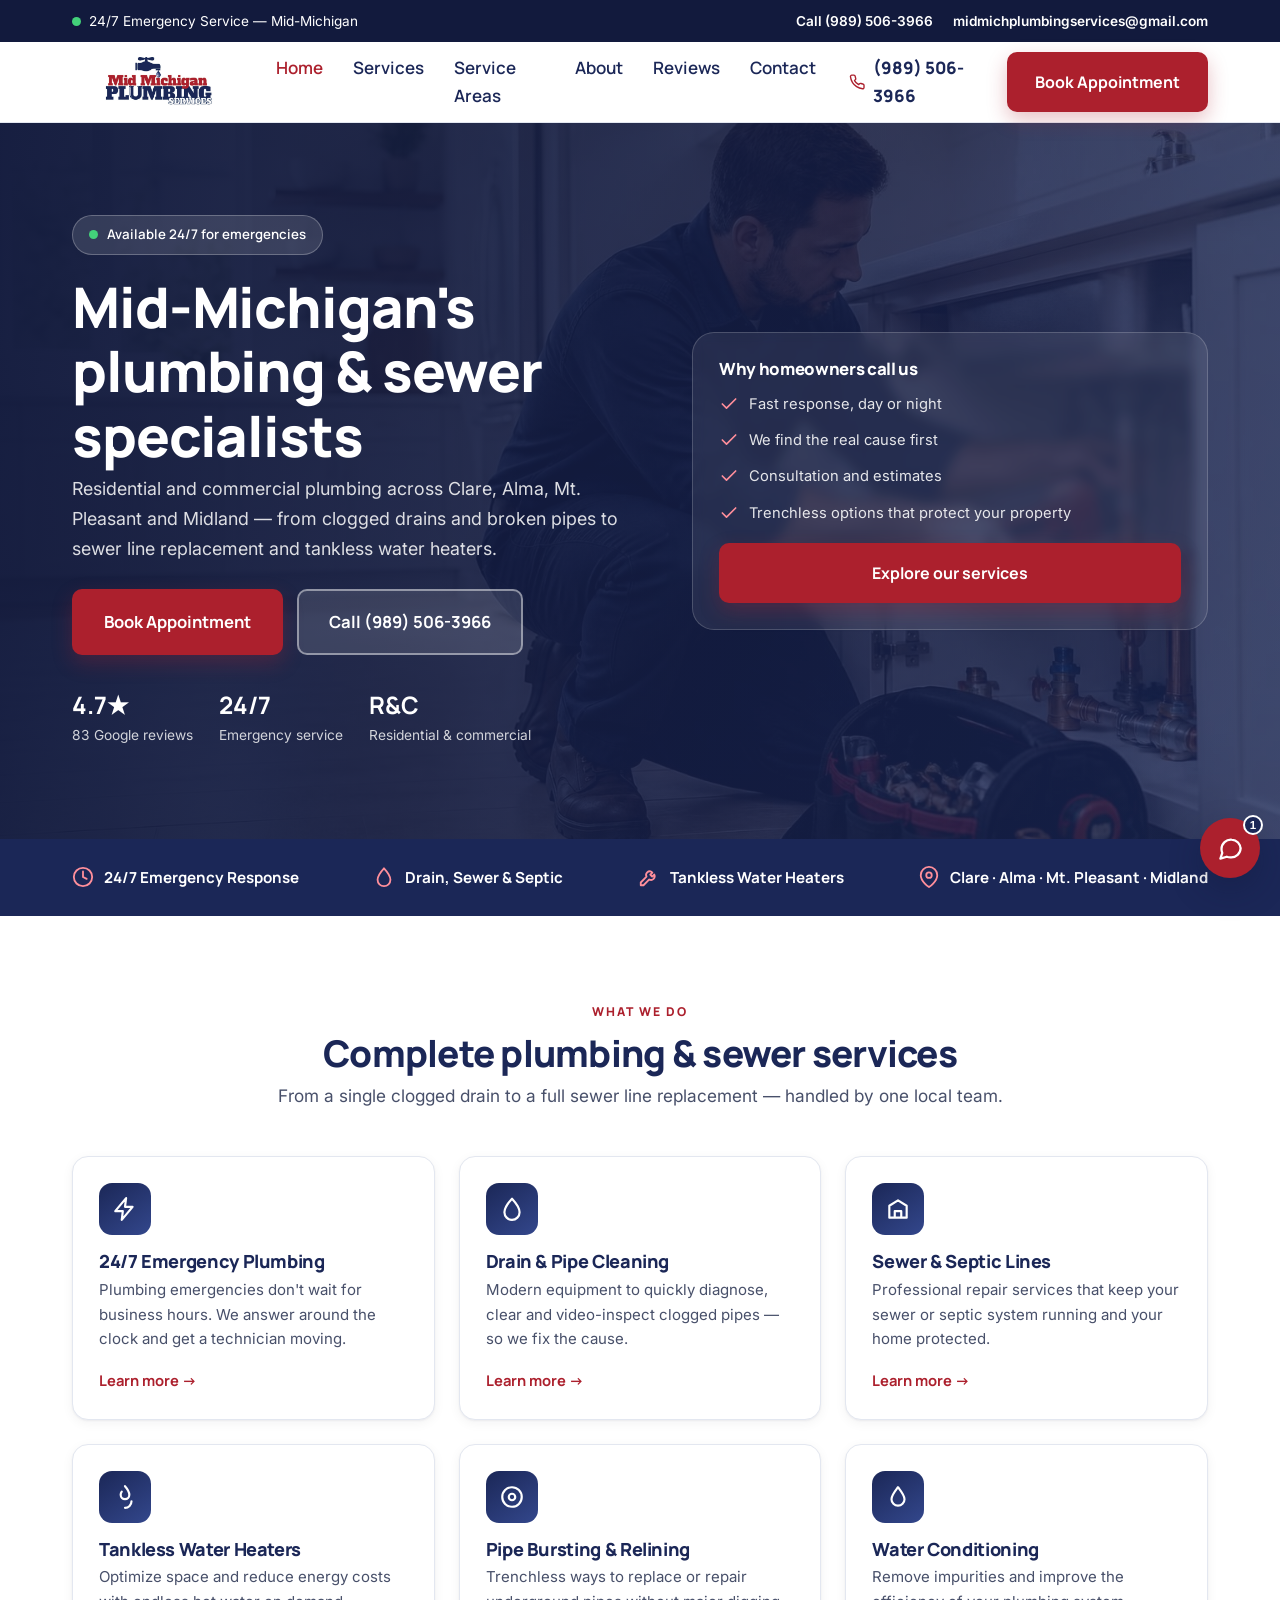
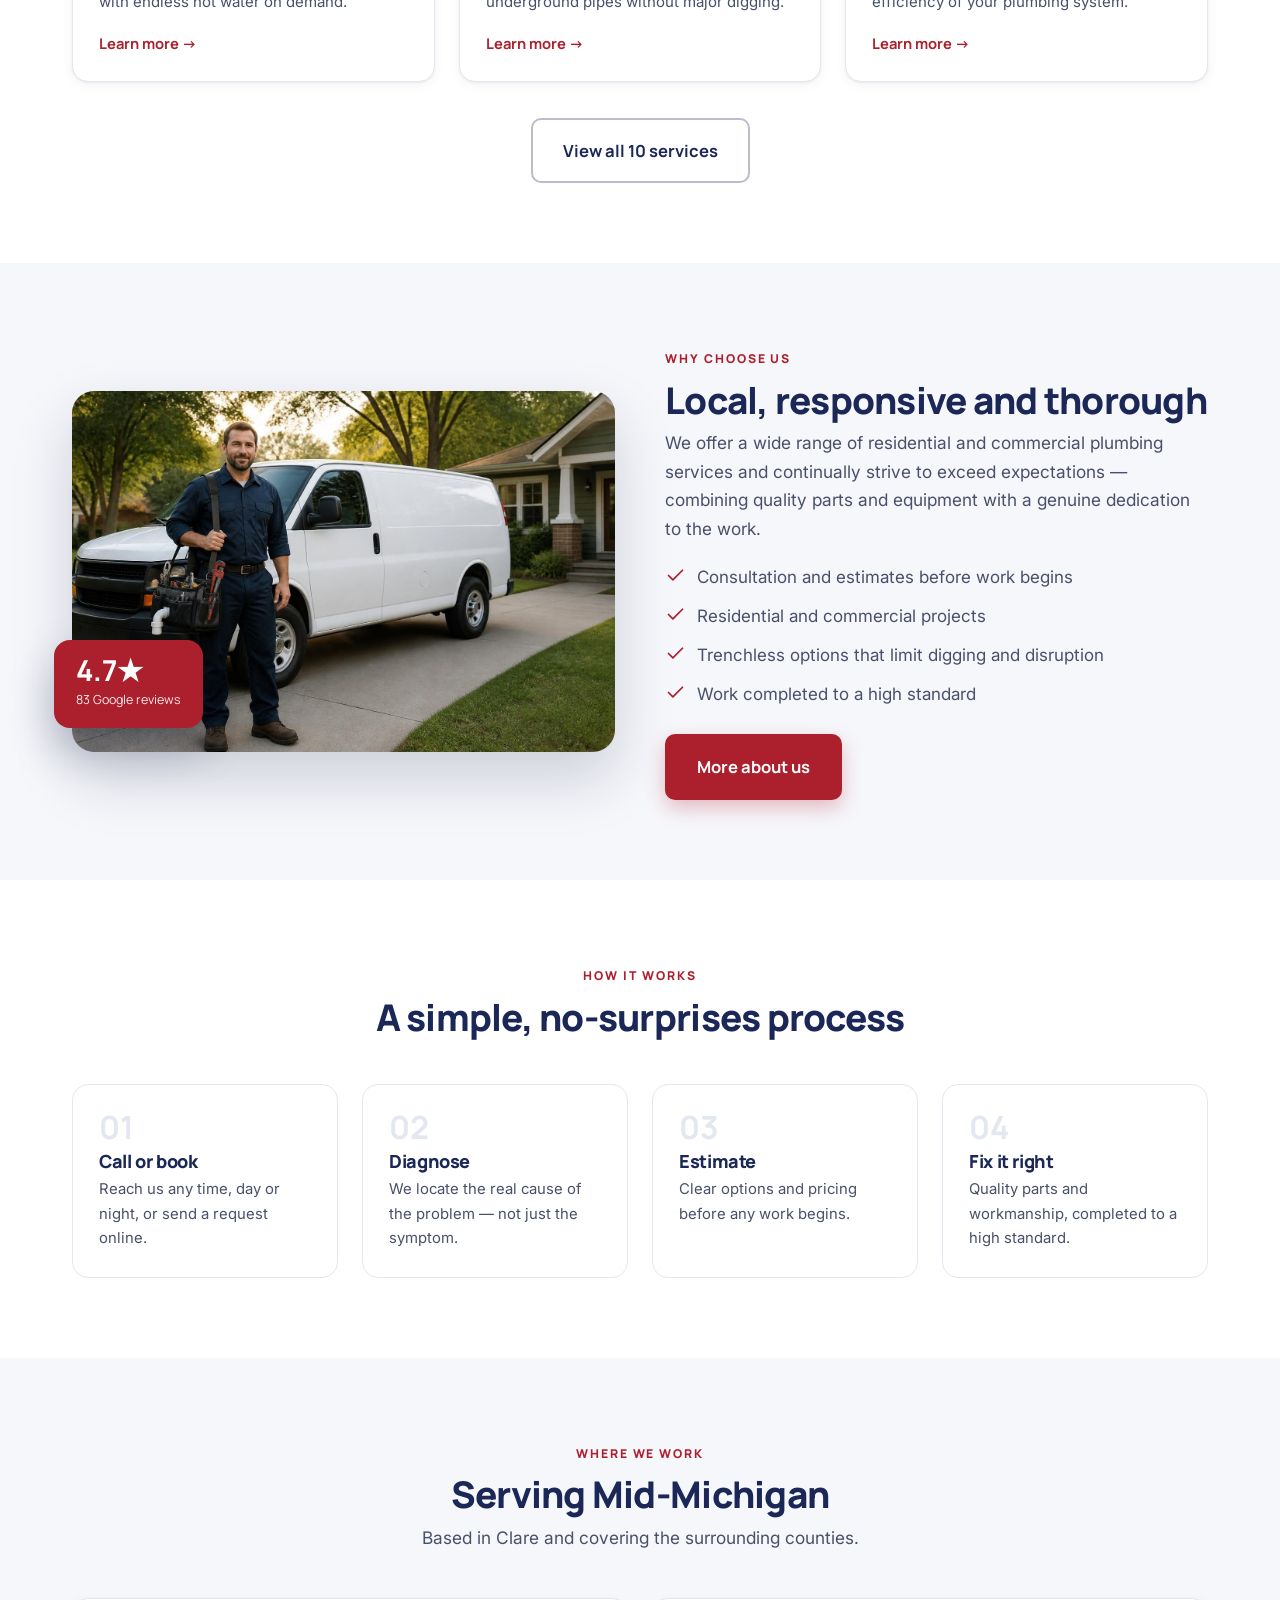
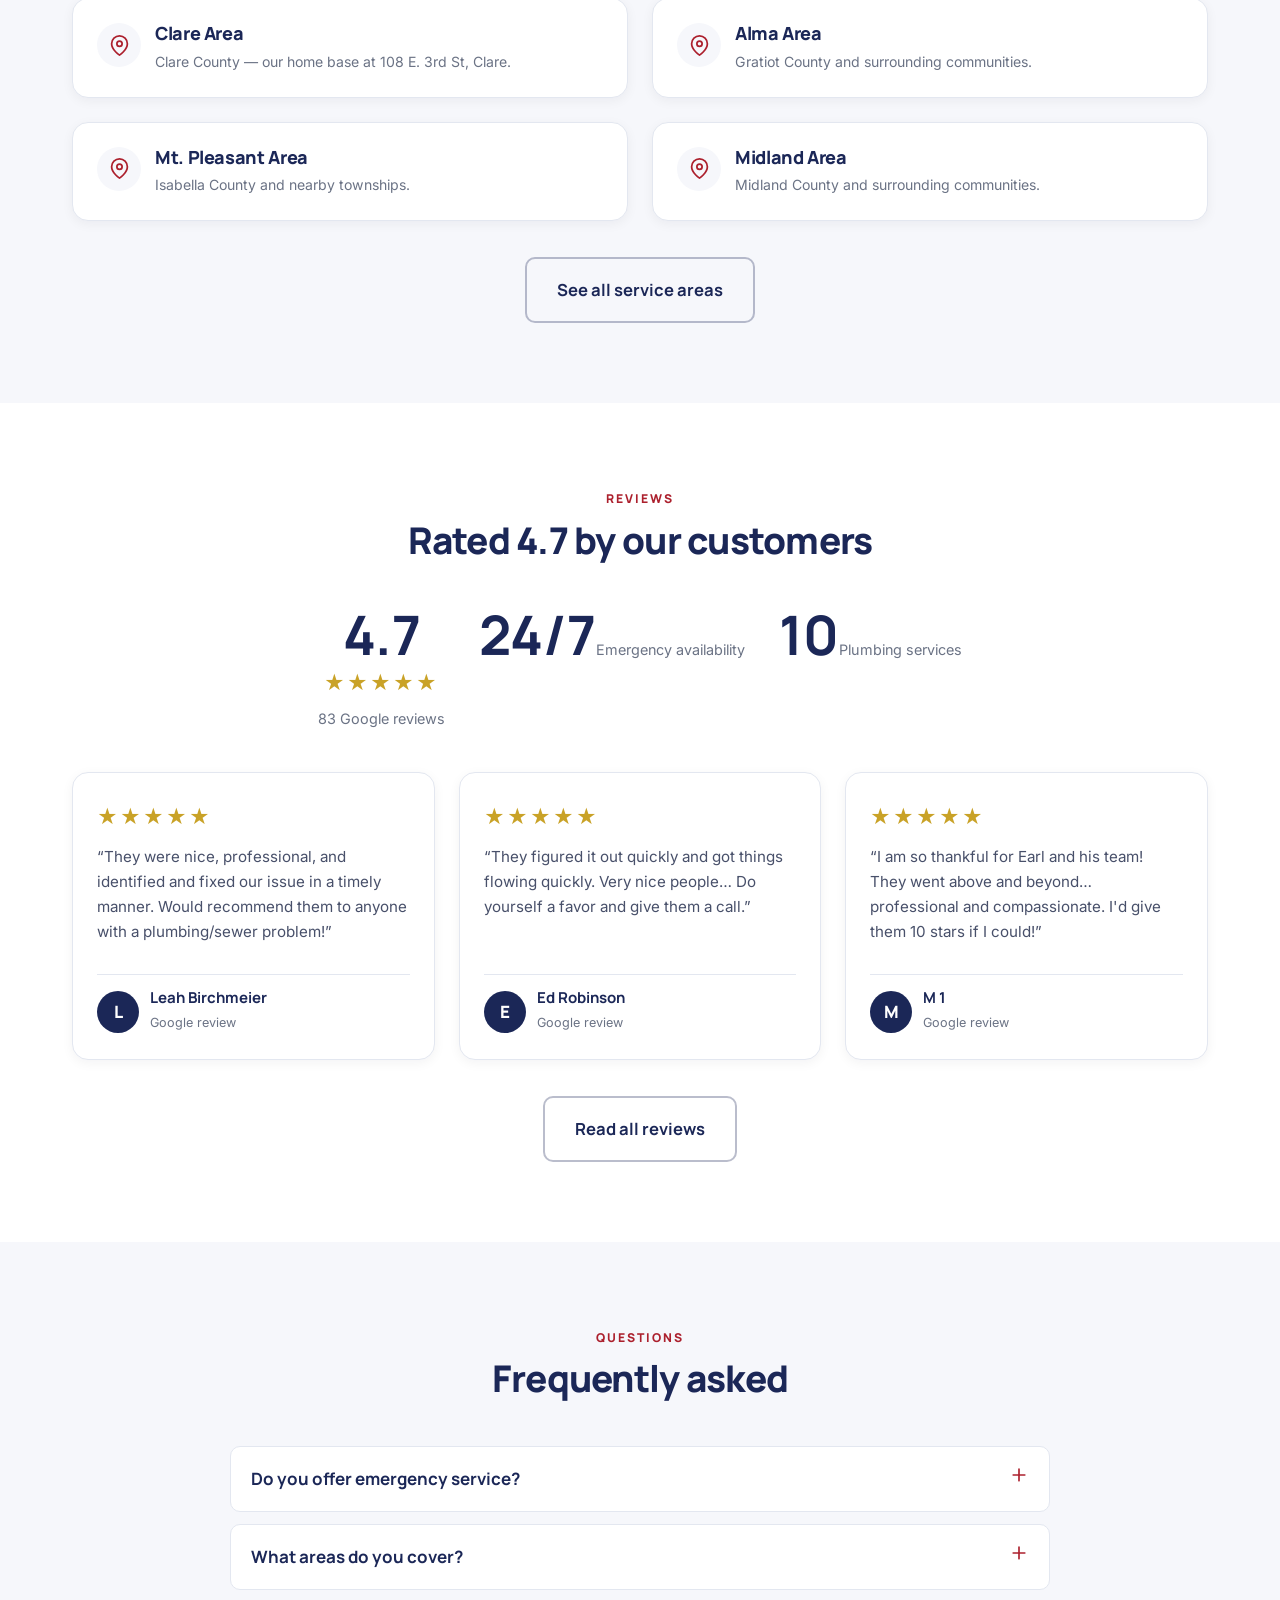
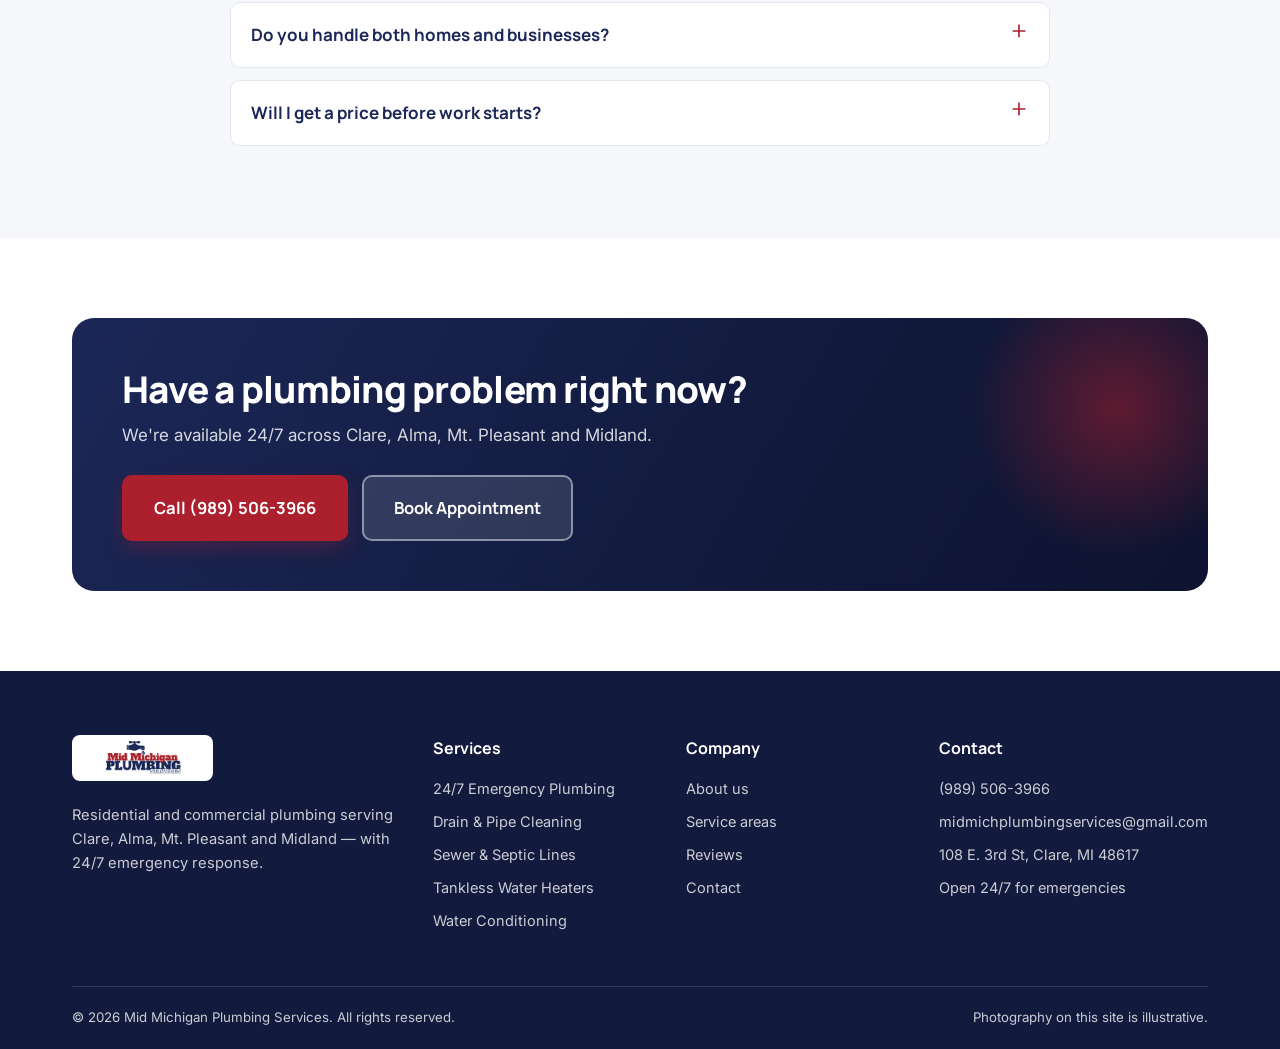
<file: index.html>
<!DOCTYPE html>
<html lang="en">
<head>
<meta charset="utf-8">
<meta name="viewport" content="width=device-width, initial-scale=1">
<title>Mid Michigan Plumbing Services | 24/7 Plumber in Clare, MI</title>
<meta name="description" content="Residential and commercial plumbing across Clare, Alma, Mt. Pleasant and Midland — drain cleaning, sewer and septic repair, tankless water heaters and 24/7 emergency service. Call (989) 506-3966.">
<link rel="canonical" href="https://midmichplumbing.com/">
<link rel="icon" href="assets/img/logo.png">
<meta property="og:title" content="Mid Michigan Plumbing Services | 24/7 Plumber in Mid-Michigan">
<meta property="og:description" content="Residential &amp; commercial plumbing with 24/7 emergency service across Clare, Alma, Mt. Pleasant and Midland.">
<meta property="og:type" content="website">
<link rel="preconnect" href="https://fonts.googleapis.com">
<link rel="preconnect" href="https://fonts.gstatic.com" crossorigin>
<link href="https://fonts.googleapis.com/css2?family=Inter:wght@400;500;600;700&family=Manrope:wght@600;700;800&display=swap" rel="stylesheet">
<style>
:root{--navy:#1B2757;--navy2:#121A3D;--navy3:#33478C;--red:#AC202D;--red2:#8C1824;--ink:#141A2B;--slate:#48506A;--mut:#6B7385;--line:#E3E7F0;--bg:#F6F7FB;--gold:#C9A227;--r:16px}
*{box-sizing:border-box;margin:0;padding:0}
html{scroll-behavior:smooth}
body{font-family:Inter,system-ui,-apple-system,"Segoe UI",Roboto,sans-serif;color:var(--ink);background:#fff;font-size:17px;line-height:1.65;-webkit-font-smoothing:antialiased}
img{max-width:100%;display:block}
a{color:inherit;text-decoration:none}
h1,h2,h3{font-family:Manrope,Inter,system-ui,sans-serif;color:var(--navy);line-height:1.15;letter-spacing:-.02em;font-weight:800}
h1{font-size:clamp(1.9rem,4.2vw,3rem);margin-bottom:.4rem}
h2{font-size:clamp(1.55rem,3.2vw,2.3rem);margin-bottom:.5rem}
h3{font-size:1.13rem;margin-bottom:.35rem}
p{margin-bottom:1rem}
.container{max-width:1180px;margin:0 auto;padding:0 22px}
.eyebrow{display:inline-block;font-family:Manrope,sans-serif;font-weight:800;font-size:.76rem;letter-spacing:.16em;text-transform:uppercase;color:var(--red);margin-bottom:.6rem}
.lead{color:var(--slate);font-size:1.08rem}
.sec{padding:80px 0}.sec--bg{background:var(--bg)}
.shead{max-width:740px;margin:0 auto 46px;text-align:center}
.btn{display:inline-flex;align-items:center;justify-content:center;gap:.5em;font-family:Manrope,sans-serif;font-weight:700;font-size:1rem;padding:15px 26px;border-radius:10px;border:2px solid transparent;cursor:pointer;transition:.22s;white-space:nowrap}
.btn svg{width:18px;height:18px}
.btn-p{background:var(--red);color:#fff;box-shadow:0 8px 20px rgba(172,32,45,.28)}.btn-p:hover{background:var(--red2);transform:translateY(-2px)}
.btn-o{background:transparent;color:var(--navy);border-color:rgba(27,39,87,.3)}.btn-o:hover{background:var(--navy);color:#fff;transform:translateY(-2px)}
.btn-g{background:rgba(255,255,255,.12);color:#fff;border-color:rgba(255,255,255,.45)}.btn-g:hover{background:#fff;color:var(--navy)}
.btn-lg{padding:17px 30px;font-size:1.04rem}
.top{background:var(--navy2);color:#fff;font-size:.85rem}
.top .container{display:flex;justify-content:space-between;align-items:center;gap:14px;min-height:42px;flex-wrap:wrap}
.top a{color:#fff;font-weight:600}
.top .dot{width:9px;height:9px;border-radius:50%;background:#43d17a;display:inline-block;margin-right:8px;animation:pl 2.2s infinite}
@keyframes pl{0%{box-shadow:0 0 0 0 rgba(67,209,122,.7)}70%{box-shadow:0 0 0 9px rgba(67,209,122,0)}100%{box-shadow:0 0 0 0 rgba(67,209,122,0)}}
.top .tb{display:flex;gap:20px}
.hdr{position:sticky;top:0;z-index:50;background:rgba(255,255,255,.97);backdrop-filter:blur(10px);border-bottom:1px solid var(--line)}
.hdr.sc{box-shadow:0 6px 22px rgba(18,26,61,.09)}
.nav{display:flex;align-items:center;justify-content:space-between;gap:20px;min-height:80px}
.brand img{height:50px}
.links{display:flex;gap:4px}
.links a{font-family:Manrope,sans-serif;font-weight:600;color:var(--navy);padding:10px 13px;border-radius:8px;transition:.2s}
.links a:hover{background:var(--bg);color:var(--red)}.links a.act{color:var(--red)}
.navcta{display:flex;align-items:center;gap:12px}
.navph{display:flex;align-items:center;gap:8px;font-family:Manrope,sans-serif;font-weight:800;color:var(--navy)}
.navph svg{width:18px;height:18px;color:var(--red)}
.burger{display:none;background:none;border:0;padding:10px;cursor:pointer}
.burger span{display:block;width:26px;height:2.5px;background:var(--navy);border-radius:2px;margin:5px 0;transition:.3s}
.burger.on span:nth-child(1){transform:translateY(7.5px) rotate(45deg)}.burger.on span:nth-child(2){opacity:0}.burger.on span:nth-child(3){transform:translateY(-7.5px) rotate(-45deg)}
.hero{position:relative;background:linear-gradient(120deg,var(--navy2),var(--navy) 55%,#1e2f66);color:#fff;overflow:hidden}
.hero__bg{position:absolute;inset:0;background:url("assets/img/hero.jpg") center/cover no-repeat;opacity:.28}
.hero:after{content:"";position:absolute;inset:0;background:linear-gradient(100deg,rgba(18,26,61,.93),rgba(18,26,61,.55) 55%,rgba(18,26,61,.25))}
.hero .container{position:relative;z-index:2;padding-top:92px;padding-bottom:92px;display:grid;grid-template-columns:1.05fr .95fr;gap:50px;align-items:center}
.hero h1{color:#fff;font-size:clamp(2.1rem,4.6vw,3.5rem)}
.hero p{color:rgba(255,255,255,.85);font-size:1.12rem;max-width:560px}
.badge{display:inline-flex;align-items:center;gap:9px;background:rgba(255,255,255,.12);border:1px solid rgba(255,255,255,.25);color:#fff;border-radius:999px;padding:8px 16px;font-size:.83rem;font-weight:600;font-family:Manrope,sans-serif;margin-bottom:20px}
.badge .dot{width:9px;height:9px;border-radius:50%;background:#43d17a}
.hero .acts{display:flex;gap:14px;flex-wrap:wrap;margin:26px 0 30px}
.htrust{display:flex;gap:26px;flex-wrap:wrap}
.htrust div{color:rgba(255,255,255,.8);font-size:.86rem}
.htrust b{display:block;font-family:Manrope,sans-serif;font-size:1.5rem;color:#fff}
.hcard{background:rgba(255,255,255,.08);border:1px solid rgba(255,255,255,.18);border-radius:22px;padding:26px;backdrop-filter:blur(6px)}
.hcard h3{color:#fff;font-size:1.05rem;margin-bottom:14px}
.hcard ul{list-style:none;display:grid;gap:12px}
.hcard li{display:flex;gap:10px;color:rgba(255,255,255,.88);font-size:.92rem}
.hcard svg{width:20px;height:20px;color:#ff8f9b;flex:none;margin-top:2px}
.strip{background:var(--navy);color:#fff;padding:26px 0}
.strip .container{display:flex;flex-wrap:wrap;justify-content:space-between;gap:20px}
.strip div{font-family:Manrope,sans-serif;font-weight:700;font-size:.95rem;display:flex;align-items:center;gap:10px}
.strip svg{width:22px;height:22px;color:#ff8f9b}
.ph{background:linear-gradient(120deg,var(--navy),var(--navy2));color:#fff;padding:64px 0 58px;position:relative;overflow:hidden}
.ph:after{content:"";position:absolute;right:-80px;bottom:-120px;width:360px;height:360px;border-radius:50%;background:radial-gradient(circle,rgba(172,32,45,.42),transparent 70%)}
.ph .container{position:relative;z-index:2}
.ph h1{color:#fff}.ph p{color:rgba(255,255,255,.82);max-width:680px;margin:0}
.bc{font-size:.85rem;color:rgba(255,255,255,.7);margin-bottom:12px}.bc span{color:#ff8f9b}
.grid{display:grid;gap:24px}.g3{grid-template-columns:repeat(3,1fr)}.g4{grid-template-columns:repeat(4,1fr)}.g2{grid-template-columns:repeat(2,1fr)}
.card{background:#fff;border:1px solid var(--line);border-radius:var(--r);padding:26px;box-shadow:0 1px 2px rgba(20,26,43,.05),0 3px 12px rgba(20,26,43,.05);transition:.3s;display:flex;flex-direction:column}
.card:hover{transform:translateY(-6px);box-shadow:0 18px 44px rgba(20,26,43,.12);border-color:#d5dbe9}
.ic{width:52px;height:52px;border-radius:13px;background:linear-gradient(145deg,var(--navy),var(--navy3));color:#fff;display:flex;align-items:center;justify-content:center;margin-bottom:16px}
.ic svg{width:26px;height:26px}
.card p{color:var(--slate);font-size:.94rem;margin-bottom:1rem}
.card .lk{margin-top:auto;font-family:Manrope,sans-serif;font-weight:700;color:var(--red);font-size:.92rem}
.feat{display:flex;gap:16px}
.fic{width:52px;height:52px;flex:none;border-radius:14px;background:linear-gradient(145deg,var(--navy),var(--navy3));color:#fff;display:flex;align-items:center;justify-content:center}
.fic svg{width:25px;height:25px}.feat h3{font-size:1.05rem}.feat p{color:var(--slate);font-size:.93rem;margin:0}
.split{display:grid;grid-template-columns:1fr 1fr;gap:50px;align-items:center}
.split .media{position:relative}.split img{border-radius:22px;box-shadow:0 26px 60px rgba(18,26,61,.18)}
.sbadge{position:absolute;left:-18px;bottom:24px;background:var(--red);color:#fff;border-radius:var(--r);padding:16px 22px;box-shadow:0 20px 44px rgba(18,26,61,.28);font-family:Manrope,sans-serif}
.sbadge b{display:block;font-size:1.8rem;line-height:1}.sbadge span{font-size:.78rem;opacity:.9}
.chk{margin:20px 0 26px;display:grid;gap:11px;list-style:none}
.chk li{display:flex;gap:11px;color:var(--slate)}.chk svg{width:21px;height:21px;color:var(--red);flex:none;margin-top:2px}
.steps{display:grid;gap:24px;grid-template-columns:repeat(4,1fr)}
.step{background:#fff;border:1px solid var(--line);border-radius:var(--r);padding:26px;position:relative}
.step b{font-family:Manrope,sans-serif;font-size:2rem;color:var(--line);display:block;line-height:1}
.step h3{margin:8px 0 .35rem}.step p{color:var(--slate);font-size:.93rem;margin:0}
.area{background:#fff;border:1px solid var(--line);border-radius:var(--r);padding:24px;display:flex;gap:14px;box-shadow:0 3px 12px rgba(20,26,43,.05);transition:.3s}
.area:hover{transform:translateY(-4px);border-color:var(--navy3)}
.pin{width:44px;height:44px;flex:none;border-radius:50%;background:var(--bg);color:var(--red);display:flex;align-items:center;justify-content:center}
.pin svg{width:21px;height:21px}.area p{font-size:.88rem;color:var(--mut);margin:0}
.rh{display:flex;flex-wrap:wrap;gap:34px;justify-content:center;margin-bottom:40px;text-align:center}
.rh b{font-family:Manrope,sans-serif;font-size:3.4rem;color:var(--navy);line-height:1}
.stars{color:var(--gold);font-size:1.25rem;letter-spacing:2px;margin:4px 0}
.rh span{color:var(--mut);font-size:.9rem}
.rev{background:#fff;border:1px solid var(--line);border-radius:var(--r);padding:24px;display:flex;flex-direction:column;box-shadow:0 3px 12px rgba(20,26,43,.05)}
.rev .stars{margin-bottom:10px}.rev p{color:var(--slate);font-size:.95rem;flex:1}
.rm{display:flex;align-items:center;gap:11px;margin-top:14px;padding-top:14px;border-top:1px solid var(--line)}
.rav{width:42px;height:42px;border-radius:50%;background:var(--navy);color:#fff;display:flex;align-items:center;justify-content:center;font-family:Manrope,sans-serif;font-weight:800}
.rm b{font-family:Manrope,sans-serif;color:var(--navy);font-size:.94rem;display:block;line-height:1.2}.rm small{color:var(--mut);font-size:.79rem}
.owner{margin-top:12px;background:var(--bg);border-left:3px solid var(--red);border-radius:8px;padding:12px 14px;font-size:.86rem;color:var(--slate)}
.owner b{color:var(--navy);font-family:Manrope,sans-serif;font-size:.8rem;display:block;margin-bottom:3px}
.bars{display:grid;gap:8px;max-width:420px;margin:0 auto}
.bar{display:flex;align-items:center;gap:10px;font-size:.85rem;color:var(--mut)}
.bar .track{flex:1;height:9px;background:var(--line);border-radius:999px;overflow:hidden}
.bar .fill{height:100%;background:var(--gold);border-radius:999px}
.cgrid{display:grid;grid-template-columns:1fr 1.15fr;gap:44px;align-items:start}
.info{background:#fff;border:1px solid var(--line);border-radius:var(--r);padding:24px;display:flex;gap:14px;box-shadow:0 3px 12px rgba(20,26,43,.05);margin-bottom:15px}
.info .ic2{width:44px;height:44px;flex:none;border-radius:12px;background:var(--bg);color:var(--red);display:flex;align-items:center;justify-content:center}
.info .ic2 svg{width:21px;height:21px}.info h3{font-size:1rem}.info p,.info a{color:var(--slate);font-size:.94rem;margin:0}
.form{background:#fff;border:1px solid var(--line);border-radius:22px;padding:34px;box-shadow:0 10px 30px rgba(20,26,43,.09)}
.f{margin-bottom:16px}.f label{display:block;font-family:Manrope,sans-serif;font-weight:700;font-size:.87rem;margin-bottom:6px;color:var(--navy)}
.f input,.f select,.f textarea{width:100%;font:inherit;font-size:.95rem;padding:13px 15px;border:1.5px solid var(--line);border-radius:10px;background:#fbfcfe;color:var(--ink)}
.f input:focus,.f select:focus,.f textarea:focus{outline:none;border-color:var(--navy3);box-shadow:0 0 0 4px rgba(51,71,140,.13);background:#fff}
.f textarea{min-height:120px;resize:vertical}.note{font-size:.81rem;color:var(--mut);margin-top:6px}
.msg{display:none;margin-top:14px;padding:13px 15px;border-radius:10px;background:#e9f7ef;color:#1c7a45;border:1px solid #bde7cd;font-size:.9rem}.msg.on{display:block}
.map{border:0;width:100%;height:330px;border-radius:var(--r);filter:grayscale(.15)}
.mapwrap{border-radius:var(--r);overflow:hidden;box-shadow:0 10px 30px rgba(20,26,43,.09);border:1px solid var(--line)}
.faq{border:1px solid var(--line);border-radius:10px;background:#fff;margin-bottom:12px;overflow:hidden}
.fq{width:100%;text-align:left;background:none;border:0;font:inherit;font-family:Manrope,sans-serif;font-weight:700;color:var(--navy);padding:18px 20px;display:flex;justify-content:space-between;gap:14px;cursor:pointer}
.fq svg{width:20px;height:20px;flex:none;color:var(--red);transition:.3s}.faq.on .fq svg{transform:rotate(45deg)}
.fa{max-height:0;overflow:hidden;transition:max-height .35s}.fa p{padding:0 20px 18px;margin:0;color:var(--slate);font-size:.94rem}
.band{background:linear-gradient(120deg,var(--navy),var(--navy2) 60%,#0d1330);color:#fff;border-radius:22px;padding:50px;display:flex;flex-wrap:wrap;align-items:center;justify-content:space-between;gap:26px;position:relative;overflow:hidden}
.band:after{content:"";position:absolute;right:-60px;top:-60px;width:300px;height:300px;border-radius:50%;background:radial-gradient(circle,rgba(172,32,45,.5),transparent 70%)}
.band h2{color:#fff;margin-bottom:.3em;position:relative}.band p{color:rgba(255,255,255,.82);margin:0;position:relative}
.band .acts{display:flex;gap:14px;flex-wrap:wrap;position:relative}
footer{background:var(--navy2);color:rgba(255,255,255,.78);padding:64px 0 0}
footer h4{color:#fff;font-family:Manrope,sans-serif;font-size:1rem;margin-bottom:16px}footer a:hover{color:#fff}
.fg{display:grid;grid-template-columns:1.5fr 1fr 1fr 1.2fr;gap:38px;padding-bottom:44px}
.fg .brand img{height:46px;background:#fff;padding:6px 10px;border-radius:8px}
.fg li{margin-bottom:9px;font-size:.91rem;list-style:none}
.fb{border-top:1px solid rgba(255,255,255,.14);padding:20px 0;display:flex;flex-wrap:wrap;justify-content:space-between;gap:10px;font-size:.83rem}
.sticky{display:none;position:fixed;left:0;right:0;bottom:0;z-index:60;background:#fff;border-top:1px solid var(--line);padding:10px 14px;gap:10px;box-shadow:0 -8px 24px rgba(18,26,61,.12)}
.sticky .btn{flex:1;padding:14px 10px;font-size:.95rem}
.rv{opacity:0;transform:translateY(26px);transition:opacity .7s cubic-bezier(.2,.7,.3,1),transform .7s cubic-bezier(.2,.7,.3,1)}.rv.in{opacity:1;transform:none}
@media(max-width:1024px){.g4,.steps{grid-template-columns:repeat(2,1fr)}.g3{grid-template-columns:repeat(2,1fr)}.fg{grid-template-columns:1fr 1fr}.hero .container{grid-template-columns:1fr}}
@media(max-width:860px){.links{position:fixed;top:0;right:-100%;height:100vh;width:min(84vw,340px);background:#fff;flex-direction:column;gap:2px;padding:100px 22px 30px;box-shadow:-20px 0 50px rgba(18,26,61,.18);transition:right .35s cubic-bezier(.2,.7,.3,1);z-index:70}.links.on{right:0}.links a{padding:15px;border-bottom:1px solid var(--line);font-size:1.05rem}.burger{display:block;z-index:80}.navcta .btn{display:none}.split,.cgrid,.g2{grid-template-columns:1fr}.sticky{display:flex}body{padding-bottom:72px}.sec{padding:58px 0}}
@media(max-width:640px){.g3,.g4,.steps{grid-template-columns:1fr}.fg{grid-template-columns:1fr}.top .tb{display:none}.sbadge{left:12px}}
@media(prefers-reduced-motion:reduce){*{animation-duration:.001ms!important;transition-duration:.001ms!important}.rv{opacity:1;transform:none}}


/* ===== Chat widget ===== */
.mmc{position:fixed;right:20px;bottom:22px;z-index:90;font-family:Inter,system-ui,-apple-system,"Segoe UI",Roboto,sans-serif}
.mmc-launch{width:60px;height:60px;border-radius:50%;border:0;background:#AC202D;color:#fff;cursor:pointer;box-shadow:0 12px 30px rgba(18,26,61,.35);display:flex;align-items:center;justify-content:center;position:relative;transition:.25s}
.mmc-launch:hover{transform:translateY(-3px) scale(1.04);background:#8C1824}
.mmc-launch svg{width:27px;height:27px}
.mmc-launch .i-x{display:none}
.mmc-launch.on .i-chat{display:none}
.mmc-launch.on .i-x{display:block}
.mmc-badge{position:absolute;top:-3px;right:-3px;min-width:20px;height:20px;border-radius:999px;background:#1B2757;color:#fff;font-size:.72rem;font-weight:700;display:flex;align-items:center;justify-content:center;border:2px solid #fff}
.mmc-badge.hide{display:none}
.mmc-panel{position:absolute;right:0;bottom:74px;width:min(92vw,378px);height:min(72vh,560px);background:#fff;border:1px solid #E3E7F0;border-radius:20px;box-shadow:0 28px 70px rgba(18,26,61,.3);display:flex;flex-direction:column;overflow:hidden;opacity:0;transform:translateY(14px) scale(.97);pointer-events:none;transition:.28s cubic-bezier(.2,.7,.3,1)}
.mmc-panel.on{opacity:1;transform:none;pointer-events:auto}
.mmc-head{background:linear-gradient(120deg,#1B2757,#121A3D);color:#fff;padding:13px 15px;display:flex;align-items:center;gap:11px;flex:none}
.mmc-head img{height:34px;background:#fff;padding:3px 6px;border-radius:7px}
.mmc-head b{font-family:Manrope,Inter,sans-serif;font-size:.95rem;display:block;line-height:1.15}
.mmc-head small{font-size:.74rem;opacity:.85;display:flex;align-items:center;gap:6px}
.mmc-head small i{width:7px;height:7px;border-radius:50%;background:#43d17a;display:inline-block}
.mmc-x{margin-left:auto;background:rgba(255,255,255,.14);border:0;color:#fff;width:30px;height:30px;border-radius:8px;font-size:1.15rem;line-height:1;cursor:pointer;flex:none}
.mmc-x:hover{background:rgba(255,255,255,.3)}
.mmc-body{flex:1;overflow-y:auto;padding:15px;background:#F6F7FB;display:flex;flex-direction:column;gap:10px}
.mmc-m{max-width:87%;padding:11px 14px;border-radius:14px;font-size:.9rem;line-height:1.5;white-space:pre-line}
.mmc-bot{background:#fff;border:1px solid #E3E7F0;color:#141A2B;border-bottom-left-radius:5px;align-self:flex-start;box-shadow:0 2px 8px rgba(20,26,43,.05)}
.mmc-me{background:#1B2757;color:#fff;border-bottom-right-radius:5px;align-self:flex-end}
.mmc-m a{color:#AC202D;font-weight:600;text-decoration:underline}
.mmc-typing{align-self:flex-start;display:flex;gap:4px;background:#fff;border:1px solid #E3E7F0;padding:13px 14px;border-radius:14px;border-bottom-left-radius:5px}
.mmc-typing i{width:7px;height:7px;border-radius:50%;background:#B9C0D2;animation:mmcb 1.2s infinite}
.mmc-typing i:nth-child(2){animation-delay:.2s}
.mmc-typing i:nth-child(3){animation-delay:.4s}
@keyframes mmcb{0%,60%,100%{transform:translateY(0);opacity:.5}30%{transform:translateY(-5px);opacity:1}}
.mmc-quick{display:flex;flex-wrap:wrap;gap:7px;padding:0 14px 10px;background:#F6F7FB;flex:none}
.mmc-quick button{font:inherit;font-size:.77rem;font-weight:600;font-family:Manrope,Inter,sans-serif;color:#1B2757;background:#fff;border:1.5px solid #D5DBE9;border-radius:999px;padding:7px 13px;cursor:pointer;transition:.2s}
.mmc-quick button:hover{background:#1B2757;color:#fff;border-color:#1B2757}
.mmc-form{display:flex;gap:8px;padding:11px 12px;border-top:1px solid #E3E7F0;background:#fff;flex:none}
.mmc-form input{flex:1;min-width:0;font:inherit;font-size:.9rem;padding:11px 13px;border:1.5px solid #E3E7F0;border-radius:10px;background:#fbfcfe;color:#141A2B}
.mmc-form input:focus{outline:none;border-color:#33478C;box-shadow:0 0 0 3px rgba(51,71,140,.13);background:#fff}
.mmc-form button{width:44px;flex:none;border:0;border-radius:10px;background:#AC202D;color:#fff;cursor:pointer;display:flex;align-items:center;justify-content:center}
.mmc-form button:hover{background:#8C1824}
.mmc-form button svg{width:19px;height:19px}
.mmc-foot{font-size:.69rem;color:#6B7385;padding:0 12px 9px;text-align:center;background:#fff;flex:none;line-height:1.4}
.mmc-foot a{color:#AC202D;font-weight:600}
@media(max-width:860px){.mmc{right:14px;bottom:84px}.mmc-panel{bottom:72px;height:min(68vh,540px)}}
@media(prefers-reduced-motion:reduce){.mmc-panel{transition:none}.mmc-typing i{animation:none}}
</style>
</head>
<body>
<div class="top"><div class="container"><span><span class="dot"></span>24/7 Emergency Service — Mid-Michigan</span><div class="tb"><a href="tel:+19895063966">Call (989) 506-3966</a><a href="mailto:midmichplumbingservices@gmail.com">midmichplumbingservices@gmail.com</a></div></div></div>
<header class="hdr" id="hdr"><div class="container nav">
<a class="brand" href="index.html" aria-label="Mid Michigan Plumbing Services — home"><img src="assets/img/logo.png" alt="Mid Michigan Plumbing Services logo"></a>
<nav class="links" id="links" aria-label="Primary"><a href="index.html" class="act">Home</a><a href="services.html">Services</a><a href="service-areas.html">Service Areas</a><a href="about.html">About</a><a href="reviews.html">Reviews</a><a href="contact.html">Contact</a></nav>
<div class="navcta"><a class="navph" href="tel:+19895063966"><svg viewBox="0 0 24 24" fill="none" stroke="currentColor" stroke-width="2" stroke-linecap="round" stroke-linejoin="round"><path d="M22 16.92v3a2 2 0 0 1-2.18 2 19.79 19.79 0 0 1-8.63-3.07 19.5 19.5 0 0 1-6-6 19.79 19.79 0 0 1-3.07-8.67A2 2 0 0 1 4.11 2h3a2 2 0 0 1 2 1.72c.13.96.36 1.9.7 2.81a2 2 0 0 1-.45 2.11L8.09 9.91a16 16 0 0 0 6 6l1.27-1.27a2 2 0 0 1 2.11-.45c.9.34 1.85.57 2.81.7A2 2 0 0 1 22 16.92z"/></svg>(989) 506-3966</a><a class="btn btn-p" href="contact.html">Book Appointment</a><button class="burger" id="burger" aria-label="Open menu" aria-expanded="false" aria-controls="links"><span></span><span></span><span></span></button></div>
</div></header>
<main>
<section class="hero"><div class="hero__bg"></div><div class="container">
<div>
<span class="badge"><span class="dot"></span> Available 24/7 for emergencies</span>
<h1>Mid-Michigan's plumbing &amp; sewer specialists</h1>
<p>Residential and commercial plumbing across Clare, Alma, Mt. Pleasant and Midland — from clogged drains and broken pipes to sewer line replacement and tankless water heaters.</p>
<div class="acts"><a class="btn btn-p btn-lg" href="contact.html">Book Appointment</a><a class="btn btn-g btn-lg" href="tel:+19895063966">Call (989) 506-3966</a></div>
<div class="htrust"><div><b>4.7★</b>83 Google reviews</div><div><b>24/7</b>Emergency service</div><div><b>R&amp;C</b>Residential &amp; commercial</div></div>
</div>
<div class="hcard"><h3>Why homeowners call us</h3><ul>
<li><svg viewBox="0 0 24 24" fill="none" stroke="currentColor" stroke-width="2" stroke-linecap="round" stroke-linejoin="round"><path d="M20 6 9 17l-5-5"/></svg><span>Fast response, day or night</span></li>
<li><svg viewBox="0 0 24 24" fill="none" stroke="currentColor" stroke-width="2" stroke-linecap="round" stroke-linejoin="round"><path d="M20 6 9 17l-5-5"/></svg><span>We find the real cause first</span></li>
<li><svg viewBox="0 0 24 24" fill="none" stroke="currentColor" stroke-width="2" stroke-linecap="round" stroke-linejoin="round"><path d="M20 6 9 17l-5-5"/></svg><span>Consultation and estimates</span></li>
<li><svg viewBox="0 0 24 24" fill="none" stroke="currentColor" stroke-width="2" stroke-linecap="round" stroke-linejoin="round"><path d="M20 6 9 17l-5-5"/></svg><span>Trenchless options that protect your property</span></li>
</ul><a class="btn btn-p" href="services.html" style="margin-top:18px;width:100%">Explore our services</a></div>
</div></section>

<section class="strip"><div class="container">
<div><svg viewBox="0 0 24 24" fill="none" stroke="currentColor" stroke-width="2" stroke-linecap="round"><circle cx="12" cy="12" r="10"/><path d="M12 6v6l4 2"/></svg>24/7 Emergency Response</div>
<div><svg viewBox="0 0 24 24" fill="none" stroke="currentColor" stroke-width="2" stroke-linecap="round" stroke-linejoin="round"><path d="M12 2.5C12 2.5 5 10 5 15a7 7 0 0 0 14 0c0-5-7-12.5-7-12.5z"/></svg>Drain, Sewer &amp; Septic</div>
<div><svg viewBox="0 0 24 24" fill="none" stroke="currentColor" stroke-width="2" stroke-linecap="round" stroke-linejoin="round"><path d="M14.7 6.3a4 4 0 0 0-5.4 5.4L3 18v3h3l6.3-6.3a4 4 0 0 0 5.4-5.4l-2.3 2.3-2.1-2.1 2.4-2.2z"/></svg>Tankless Water Heaters</div>
<div><svg viewBox="0 0 24 24" fill="none" stroke="currentColor" stroke-width="2" stroke-linecap="round" stroke-linejoin="round"><path d="M21 10c0 7-9 13-9 13s-9-6-9-13a9 9 0 0 1 18 0z"/><circle cx="12" cy="10" r="3"/></svg>Clare · Alma · Mt. Pleasant · Midland</div>
</div></section>

<section class="sec"><div class="container">
<div class="shead rv"><span class="eyebrow">What we do</span><h2>Complete plumbing &amp; sewer services</h2><p class="lead">From a single clogged drain to a full sewer line replacement — handled by one local team.</p></div>
<div class="grid g3">
<div class="card rv"><div class="ic"><svg viewBox="0 0 24 24" fill="none" stroke="currentColor" stroke-width="2" stroke-linecap="round" stroke-linejoin="round"><path d="M13 2 3 14h7l-1 8 10-12h-7l1-8z"/></svg></div><h3>24/7 Emergency Plumbing</h3><p>Plumbing emergencies don't wait for business hours. We answer around the clock and get a technician moving.</p><a class="lk" href="services.html">Learn more →</a></div>
<div class="card rv"><div class="ic"><svg viewBox="0 0 24 24" fill="none" stroke="currentColor" stroke-width="2" stroke-linecap="round" stroke-linejoin="round"><path d="M12 2.5C12 2.5 5 10 5 15a7 7 0 0 0 14 0c0-5-7-12.5-7-12.5z"/></svg></div><h3>Drain &amp; Pipe Cleaning</h3><p>Modern equipment to quickly diagnose, clear and video-inspect clogged pipes — so we fix the cause.</p><a class="lk" href="services.html">Learn more →</a></div>
<div class="card rv"><div class="ic"><svg viewBox="0 0 24 24" fill="none" stroke="currentColor" stroke-width="2" stroke-linecap="round" stroke-linejoin="round"><path d="M4 20h16M4 20V9l8-5 8 5v11M9 20v-6h6v6"/></svg></div><h3>Sewer &amp; Septic Lines</h3><p>Professional repair services that keep your sewer or septic system running and your home protected.</p><a class="lk" href="services.html">Learn more →</a></div>
<div class="card rv"><div class="ic"><svg viewBox="0 0 24 24" fill="none" stroke="currentColor" stroke-width="2" stroke-linecap="round" stroke-linejoin="round"><path d="M12 2s4 4.5 4 8a4 4 0 0 1-8 0c0-1.2.4-2.2 1-3"/><path d="M12 22a6 6 0 0 0 6-6"/></svg></div><h3>Tankless Water Heaters</h3><p>Optimize space and reduce energy costs with endless hot water on demand.</p><a class="lk" href="services.html">Learn more →</a></div>
<div class="card rv"><div class="ic"><svg viewBox="0 0 24 24" fill="none" stroke="currentColor" stroke-width="2" stroke-linecap="round" stroke-linejoin="round"><circle cx="12" cy="12" r="9"/><circle cx="12" cy="12" r="3"/></svg></div><h3>Pipe Bursting &amp; Relining</h3><p>Trenchless ways to replace or repair underground pipes without major digging.</p><a class="lk" href="services.html">Learn more →</a></div>
<div class="card rv"><div class="ic"><svg viewBox="0 0 24 24" fill="none" stroke="currentColor" stroke-width="2" stroke-linecap="round" stroke-linejoin="round"><path d="M12 3c3 4 6 7.5 6 11a6 6 0 0 1-12 0c0-3.5 3-7 6-11z"/></svg></div><h3>Water Conditioning</h3><p>Remove impurities and improve the efficiency of your plumbing system.</p><a class="lk" href="services.html">Learn more →</a></div>
</div>
<div style="text-align:center;margin-top:36px"><a class="btn btn-o btn-lg" href="services.html">View all 10 services</a></div>
</div></section>

<section class="sec sec--bg"><div class="container"><div class="split">
<div class="media rv"><img src="assets/img/about.jpg" alt="Plumbing technician beside a service van (illustrative)"><div class="sbadge"><b>4.7★</b><span>83 Google reviews</span></div></div>
<div class="rv"><span class="eyebrow">Why choose us</span><h2>Local, responsive and thorough</h2>
<p class="lead">We offer a wide range of residential and commercial plumbing services and continually strive to exceed expectations — combining quality parts and equipment with a genuine dedication to the work.</p>
<ul class="chk">
<li><svg viewBox="0 0 24 24" fill="none" stroke="currentColor" stroke-width="2" stroke-linecap="round" stroke-linejoin="round"><path d="M20 6 9 17l-5-5"/></svg><span>Consultation and estimates before work begins</span></li>
<li><svg viewBox="0 0 24 24" fill="none" stroke="currentColor" stroke-width="2" stroke-linecap="round" stroke-linejoin="round"><path d="M20 6 9 17l-5-5"/></svg><span>Residential and commercial projects</span></li>
<li><svg viewBox="0 0 24 24" fill="none" stroke="currentColor" stroke-width="2" stroke-linecap="round" stroke-linejoin="round"><path d="M20 6 9 17l-5-5"/></svg><span>Trenchless options that limit digging and disruption</span></li>
<li><svg viewBox="0 0 24 24" fill="none" stroke="currentColor" stroke-width="2" stroke-linecap="round" stroke-linejoin="round"><path d="M20 6 9 17l-5-5"/></svg><span>Work completed to a high standard</span></li>
</ul>
<a class="btn btn-p btn-lg" href="about.html">More about us</a>
</div>
</div></div></section>

<section class="sec"><div class="container">
<div class="shead rv"><span class="eyebrow">How it works</span><h2>A simple, no-surprises process</h2></div>
<div class="steps">
<div class="step rv"><b>01</b><h3>Call or book</h3><p>Reach us any time, day or night, or send a request online.</p></div>
<div class="step rv"><b>02</b><h3>Diagnose</h3><p>We locate the real cause of the problem — not just the symptom.</p></div>
<div class="step rv"><b>03</b><h3>Estimate</h3><p>Clear options and pricing before any work begins.</p></div>
<div class="step rv"><b>04</b><h3>Fix it right</h3><p>Quality parts and workmanship, completed to a high standard.</p></div>
</div>
</div></section>

<section class="sec sec--bg"><div class="container">
<div class="shead rv"><span class="eyebrow">Where we work</span><h2>Serving Mid-Michigan</h2><p class="lead">Based in Clare and covering the surrounding counties.</p></div>
<div class="grid g2">
<div class="area rv"><div class="pin"><svg viewBox="0 0 24 24" fill="none" stroke="currentColor" stroke-width="2" stroke-linecap="round" stroke-linejoin="round"><path d="M21 10c0 7-9 13-9 13s-9-6-9-13a9 9 0 0 1 18 0z"/><circle cx="12" cy="10" r="3"/></svg></div><div><h3>Clare Area</h3><p>Clare County — our home base at 108 E. 3rd St, Clare.</p></div></div>
<div class="area rv"><div class="pin"><svg viewBox="0 0 24 24" fill="none" stroke="currentColor" stroke-width="2" stroke-linecap="round" stroke-linejoin="round"><path d="M21 10c0 7-9 13-9 13s-9-6-9-13a9 9 0 0 1 18 0z"/><circle cx="12" cy="10" r="3"/></svg></div><div><h3>Alma Area</h3><p>Gratiot County and surrounding communities.</p></div></div>
<div class="area rv"><div class="pin"><svg viewBox="0 0 24 24" fill="none" stroke="currentColor" stroke-width="2" stroke-linecap="round" stroke-linejoin="round"><path d="M21 10c0 7-9 13-9 13s-9-6-9-13a9 9 0 0 1 18 0z"/><circle cx="12" cy="10" r="3"/></svg></div><div><h3>Mt. Pleasant Area</h3><p>Isabella County and nearby townships.</p></div></div>
<div class="area rv"><div class="pin"><svg viewBox="0 0 24 24" fill="none" stroke="currentColor" stroke-width="2" stroke-linecap="round" stroke-linejoin="round"><path d="M21 10c0 7-9 13-9 13s-9-6-9-13a9 9 0 0 1 18 0z"/><circle cx="12" cy="10" r="3"/></svg></div><div><h3>Midland Area</h3><p>Midland County and surrounding communities.</p></div></div>
</div>
<div style="text-align:center;margin-top:36px"><a class="btn btn-o btn-lg" href="service-areas.html">See all service areas</a></div>
</div></section>

<section class="sec"><div class="container">
<div class="shead rv"><span class="eyebrow">Reviews</span><h2>Rated 4.7 by our customers</h2></div>
<div class="rh rv"><div><b>4.7</b><div class="stars">★★★★★</div><span>83 Google reviews</span></div><div><b>24/7</b><span>Emergency availability</span></div><div><b>10</b><span>Plumbing services</span></div></div>
<div class="grid g3">
<div class="rev rv"><div class="stars">★★★★★</div><p>“They were nice, professional, and identified and fixed our issue in a timely manner. Would recommend them to anyone with a plumbing/sewer problem!”</p><div class="rm"><div class="rav">L</div><div><b>Leah Birchmeier</b><small>Google review</small></div></div></div>
<div class="rev rv"><div class="stars">★★★★★</div><p>“They figured it out quickly and got things flowing quickly. Very nice people… Do yourself a favor and give them a call.”</p><div class="rm"><div class="rav">E</div><div><b>Ed Robinson</b><small>Google review</small></div></div></div>
<div class="rev rv"><div class="stars">★★★★★</div><p>“I am so thankful for Earl and his team! They went above and beyond… professional and compassionate. I'd give them 10 stars if I could!”</p><div class="rm"><div class="rav">M</div><div><b>M 1</b><small>Google review</small></div></div></div>
</div>
<div style="text-align:center;margin-top:36px"><a class="btn btn-o btn-lg" href="reviews.html">Read all reviews</a></div>
</div></section>

<section class="sec sec--bg"><div class="container">
<div class="shead rv"><span class="eyebrow">Questions</span><h2>Frequently asked</h2></div>
<div style="max-width:820px;margin:0 auto">
<div class="faq rv"><button class="fq" aria-expanded="false">Do you offer emergency service?<svg viewBox="0 0 24 24" fill="none" stroke="currentColor" stroke-width="2" stroke-linecap="round"><path d="M12 5v14M5 12h14"/></svg></button><div class="fa"><p>Yes — we're available 24/7 for plumbing emergencies across the Mid-Michigan area. Call (989) 506-3966 and we'll get a technician moving.</p></div></div>
<div class="faq rv"><button class="fq" aria-expanded="false">What areas do you cover?<svg viewBox="0 0 24 24" fill="none" stroke="currentColor" stroke-width="2" stroke-linecap="round"><path d="M12 5v14M5 12h14"/></svg></button><div class="fa"><p>We serve Clare, Alma, Mt. Pleasant and Midland, plus the surrounding counties. Not sure if we reach your street? Give us a call.</p></div></div>
<div class="faq rv"><button class="fq" aria-expanded="false">Do you handle both homes and businesses?<svg viewBox="0 0 24 24" fill="none" stroke="currentColor" stroke-width="2" stroke-linecap="round"><path d="M12 5v14M5 12h14"/></svg></button><div class="fa"><p>Yes — we offer a wide range of residential and commercial plumbing services.</p></div></div>
<div class="faq rv"><button class="fq" aria-expanded="false">Will I get a price before work starts?<svg viewBox="0 0 24 24" fill="none" stroke="currentColor" stroke-width="2" stroke-linecap="round"><path d="M12 5v14M5 12h14"/></svg></button><div class="fa"><p>We provide a consultation and an estimate so you can choose the right scope of work before we begin.</p></div></div>
</div>
</div></section>

<section class="sec"><div class="container"><div class="band rv"><div><h2>Have a plumbing problem right now?</h2><p>We're available 24/7 across Clare, Alma, Mt. Pleasant and Midland.</p></div><div class="acts"><a class="btn btn-p btn-lg" href="tel:+19895063966">Call (989) 506-3966</a><a class="btn btn-g btn-lg" href="contact.html">Book Appointment</a></div></div></div></section>
</main>
<footer><div class="container"><div class="fg">
<div><a class="brand" href="index.html"><img src="assets/img/logo.png" alt="Mid Michigan Plumbing Services logo"></a><p style="margin-top:22px;font-size:.92rem">Residential and commercial plumbing serving Clare, Alma, Mt. Pleasant and Midland — with 24/7 emergency response.</p></div>
<div><h4>Services</h4><ul><li>24/7 Emergency Plumbing</li><li>Drain &amp; Pipe Cleaning</li><li>Sewer &amp; Septic Lines</li><li>Tankless Water Heaters</li><li>Water Conditioning</li></ul></div>
<div><h4>Company</h4><ul><li><a href="about.html">About us</a></li><li><a href="service-areas.html">Service areas</a></li><li><a href="reviews.html">Reviews</a></li><li><a href="contact.html">Contact</a></li></ul></div>
<div><h4>Contact</h4><ul><li><a href="tel:+19895063966">(989) 506-3966</a></li><li><a href="mailto:midmichplumbingservices@gmail.com">midmichplumbingservices@gmail.com</a></li><li>108 E. 3rd St, Clare, MI 48617</li><li>Open 24/7 for emergencies</li></ul></div>
</div><div class="fb"><span>© <span id="yr"></span> Mid Michigan Plumbing Services. All rights reserved.</span><span>Photography on this site is illustrative.</span></div></div></footer>
<div class="sticky"><a class="btn btn-o" href="tel:+19895063966" style="background:var(--navy);color:#fff;border-color:var(--navy)">Call now</a><a class="btn btn-p" href="contact.html">Book Appointment</a></div>
<script>(function(){var b=document.getElementById('burger'),l=document.getElementById('links');if(b){b.addEventListener('click',function(){var o=l.classList.toggle('on');b.classList.toggle('on',o);b.setAttribute('aria-expanded',o);document.body.style.overflow=o?'hidden':''});l.querySelectorAll('a').forEach(function(a){a.addEventListener('click',function(){l.classList.remove('on');b.classList.remove('on');document.body.style.overflow='';});});}var h=document.getElementById('hdr');function sc(){if(h)h.classList.toggle('sc',window.scrollY>12);}window.addEventListener('scroll',sc,{passive:true});sc();var rm=window.matchMedia('(prefers-reduced-motion: reduce)').matches;var rv=document.querySelectorAll('.rv');if('IntersectionObserver' in window&&!rm){var io=new IntersectionObserver(function(e){e.forEach(function(x){if(x.isIntersecting){x.target.classList.add('in');io.unobserve(x.target);}});},{threshold:.12});rv.forEach(function(x){io.observe(x);});}else{rv.forEach(function(x){x.classList.add('in');});}document.querySelectorAll('.faq').forEach(function(it){var q=it.querySelector('.fq'),a=it.querySelector('.fa');if(!q||!a)return;q.addEventListener('click',function(){var open=it.classList.contains('on');document.querySelectorAll('.faq.on').forEach(function(o){o.classList.remove('on');o.querySelector('.fa').style.maxHeight=null;o.querySelector('.fq').setAttribute('aria-expanded','false');});if(!open){it.classList.add('on');a.style.maxHeight=a.scrollHeight+'px';q.setAttribute('aria-expanded','true');}});});var y=document.getElementById('yr');if(y)y.textContent=new Date().getFullYear();})();</script>


<div class="mmc" id="mmchat">
<button class="mmc-launch" id="mmc-launch" aria-label="Open chat assistant" aria-expanded="false" aria-controls="mmc-panel">
<svg class="i-chat" viewBox="0 0 24 24" fill="none" stroke="currentColor" stroke-width="2" stroke-linecap="round" stroke-linejoin="round"><path d="M21 11.5a8.4 8.4 0 0 1-9 8.4 9.6 9.6 0 0 1-3.3-.6L3 21l1.7-5.1a8.3 8.3 0 0 1-.7-3.4 8.4 8.4 0 0 1 9-8.4 8.4 8.4 0 0 1 8 8.4z"/></svg>
<svg class="i-x" viewBox="0 0 24 24" fill="none" stroke="currentColor" stroke-width="2.4" stroke-linecap="round"><path d="M6 6l12 12M18 6L6 18"/></svg>
<span class="mmc-badge" id="mmc-badge">1</span>
</button>
<section class="mmc-panel" id="mmc-panel" role="dialog" aria-label="Chat with Mid Michigan Plumbing Services">
<header class="mmc-head">
<img src="assets/img/logo.png" alt="Mid Michigan Plumbing Services logo">
<div><b>Mid Michigan Plumbing</b><small><i></i>Automated assistant</small></div>
<button class="mmc-x" id="mmc-x" aria-label="Close chat">&times;</button>
</header>
<div class="mmc-body" id="mmc-body" aria-live="polite" aria-atomic="false"></div>
<div class="mmc-quick" id="mmc-quick"></div>
<form class="mmc-form" id="mmc-form">
<input id="mmc-input" type="text" placeholder="Ask a question&hellip;" autocomplete="off" aria-label="Type your message">
<button type="submit" aria-label="Send message"><svg viewBox="0 0 24 24" fill="none" stroke="currentColor" stroke-width="2" stroke-linecap="round" stroke-linejoin="round"><path d="M22 2 11 13"/><path d="M22 2 15 22l-4-9-9-4 20-7z"/></svg></button>
</form>
<div class="mmc-foot">Automated assistant &mdash; general info only. Emergencies: call <a href="tel:+19895063966">(989) 506-3966</a>.</div>
</section>
</div>
<script>
(function(){
var PHONE='<a href="tel:+19895063966">(989) 506-3966</a>';
var KB=[
{k:['emergency','urgent','flood','water everywhere','gushing','no water','overflow','sewage backup','sewage in','backed up','backup','burst pipe','burst','smell gas','emergency service','right now','asap'],
 a:"If this is an emergency, please call us right now at "+PHONE+" \u2014 we answer 24/7 and will get a technician moving.\n\nIf water is actively running, shut off your main supply valve first if you can reach it safely."},
{k:['what services','your services','services do you','do you offer','what do you do','list of services','all services'],
 a:"We handle residential and commercial plumbing across Mid-Michigan, including:\n\u2022 24/7 emergency plumbing\n\u2022 Drain &amp; pipe cleaning\n\u2022 Leak &amp; broken pipe repair\n\u2022 Pipe bursting &amp; pipe relining\n\u2022 Tankless water heaters\n\u2022 Fixture upgrades\n\u2022 Sump pump &amp; sewage\n\u2022 Sewer &amp; septic lines\n\u2022 Water conditioning\n\nAsk about any one of them, or see the Services page."},
{k:['clog','clogged','slow drain','drain clean','drain clear','stoppage','blockage','snake','rooter'],
 a:"Yes \u2014 drain and pipe cleaning is one of our core services. We use modern equipment to clear the line and can video-inspect it so we fix the actual cause, not just the symptom.\n\nTo get on the schedule, call "+PHONE+" or use the Contact page."},
{k:['sewer','septic','main line','sewer line'],
 a:"We work on sewer and septic lines \u2014 from clearing and repairing to replacement. Depending on the situation we may be able to use trenchless methods that limit digging and disruption.\n\nCall "+PHONE+" and we'll talk through your situation."},
{k:['water heater','hot water','tankless','no hot water'],
 a:"We install and service tankless water heaters \u2014 endless hot water on demand, and they free up floor space. If your current heater has stopped producing hot water, call "+PHONE+" so we can take a look."},
{k:['sump','sump pump','basement water','basement flood'],
 a:"Yes \u2014 we handle sump pump and sewage work. If your basement is taking on water, treat it as urgent and call "+PHONE+"."},
{k:['pipe burst','bursting','relining','relined','trenchless','no dig','lining'],
 a:"We offer pipe bursting and pipe relining \u2014 trenchless ways to replace or repair underground pipe with far less digging than a traditional excavation.\n\nCall "+PHONE+" to find out whether your line is a good candidate."},
{k:['leak','broken pipe','pipe repair','dripping','pinhole'],
 a:"We repair leaks and broken pipes. If water is actively escaping, shut off the main valve if you can reach it safely and call "+PHONE+" \u2014 we answer 24/7."},
{k:['faucet','toilet','garbage disposal','disposal','fixture','shower','sink','install a'],
 a:"Yes \u2014 fixture upgrades and installations are part of what we do, including faucets, toilets and garbage disposals.\n\nCall "+PHONE+" or send the details through the Contact page."},
{k:['water softener','conditioning','hard water','soft water','water quality','filter'],
 a:"We offer water conditioning to remove impurities and help your plumbing run more efficiently. Call "+PHONE+" and we can talk about what fits your home."},
{k:['service area','areas','where do you','what cities','do you serve','near me','cover','location served','town'],
 a:"We're based in Clare and serve the surrounding Mid-Michigan area \u2014 Clare, Alma, Mt. Pleasant and Midland, plus nearby communities in Clare, Gratiot, Isabella and Midland counties.\n\nNot sure if we reach your street? Call "+PHONE+"."},
{k:['hours','open','what time','closing','close','24','weekend','holiday','sunday','saturday'],
 a:"We provide 24/7 emergency service \u2014 if you have a plumbing emergency, call "+PHONE+" any time, day or night."},
{k:['phone','number','call you','telephone','contact number'],
 a:"You can reach us at "+PHONE+" \u2014 we answer around the clock for emergencies."},
{k:['email','e-mail','mail'],
 a:"You can email us at <a href=\"mailto:midmichplumbingservices@gmail.com\">midmichplumbingservices@gmail.com</a>."},
{k:['address','where are you','located','directions','map','office','come to'],
 a:"We're at 108 E. 3rd St, Clare, MI 48617. You can also reach us at "+PHONE+"."},
{k:['book','appointment','schedule','estimate','quote','consultation','come out','visit'],
 a:"Happy to help you get scheduled. The fastest route is to call "+PHONE+". You can also send your details through the Contact page and we'll follow up.\n\nWe provide a consultation and an estimate so you know the scope before work begins."},
{k:['price','cost','how much','pricing','rates','fee','charge','expensive','cheap'],
 a:"We don't publish prices here \u2014 every job is different. What we do offer is a consultation and an estimate so you can choose the right scope of work before anything begins.\n\nCall "+PHONE+" for specifics on your situation."},
{k:['payment','pay','credit card','financing','cash','check'],
 a:"I can't confirm payment options here \u2014 I don't want to give you information I can't verify. Please call "+PHONE+" and the team will help you directly."},
{k:['warranty','guarantee','licensed','license','insured','insurance','certified','bonded'],
 a:"I'm not able to confirm licensing, insurance or warranty details from here, and I won't guess. Please call "+PHONE+" and they'll answer that directly."},
{k:['review','rating','google','stars','trustworthy','reputation'],
 a:"We're rated 4.7 out of 5 from 83 Google reviews. You can read them on the Reviews page."},
{k:['commercial','business','restaurant','apartment','rental','property management'],
 a:"Yes \u2014 we handle both residential and commercial plumbing. Call "+PHONE+" to discuss your property."},
{k:['residential','home','house','my house'],
 a:"We handle residential plumbing \u2014 from a single clogged drain to a full sewer line replacement. Call "+PHONE+"."},
{k:['job','career','hiring','work for you','employment'],
 a:"I don't have hiring information here. Please call "+PHONE+" and ask for the office."},
{k:['thank','thanks','great','awesome','perfect'],
 a:"You're welcome! If anything else comes up, we're at "+PHONE+" 24/7."},
{k:['human','real person','agent','representative','talk to someone','speak to someone'],
 a:"This assistant is automated. For a person, call "+PHONE+" \u2014 someone answers 24/7 for emergencies."},
{k:['hi','hello','hey','good morning','good afternoon','good evening'],
 a:"Hi! I'm the Mid Michigan Plumbing assistant. I can help with services, service areas, hours and booking. What can I help you with?"}
];
var FALLBACK="I'm not sure about that one \u2014 I only answer from our verified business information, so I'd rather not guess.\n\nFor anything specific, call "+PHONE+" (24/7) or send a request on the Contact page.";
var QUICK=['Emergency','Our services','Service areas','Book an appointment','Hours'];
var body=document.getElementById('mmc-body'),panel=document.getElementById('mmc-panel'),
launch=document.getElementById('mmc-launch'),badge=document.getElementById('mmc-badge'),
quick=document.getElementById('mmc-quick'),form=document.getElementById('mmc-form'),
input=document.getElementById('mmc-input');
function el(t,c,h){var d=document.createElement('div');d.className=c;if(h!==undefined)d.innerHTML=h;else d.textContent=t;return d;}
function scroll(){body.scrollTop=body.scrollHeight;}
function bot(html){
  var t=el('','mmc-typing','<i></i><i></i><i></i>');
  body.appendChild(t);scroll();
  setTimeout(function(){body.removeChild(t);var m=el('','mmc-m mmc-bot',html);body.appendChild(m);scroll();renderQuick();},430);
}
function me(text){body.appendChild(el('','mmc-m mmc-me',text));scroll();}
function renderQuick(){
  quick.innerHTML='';
  QUICK.forEach(function(q){
    var b=document.createElement('button');b.type='button';b.textContent=q;
    b.addEventListener('click',function(){ask(q);});
    quick.appendChild(b);
  });
}
function answer(t){
  var s=t.toLowerCase(),best=null,score=0;
  KB.forEach(function(item){
    var sc=0;
    item.k.forEach(function(kw){
      var i=s.indexOf(kw);
      if(i>-1){ sc += (kw.indexOf(' ')>-1?3:1) + Math.min(kw.length/12,1); }
    });
    if(sc>score){score=sc;best=item;}
  });
  return (best&&score>0)?best.a:FALLBACK;
}
function ask(text){
  if(!text)return;
  me(text.replace(/</g,'&lt;').replace(/>/g,'&gt;'));
  bot(answer(text));
}
form.addEventListener('submit',function(e){e.preventDefault();var v=input.value.trim();if(!v)return;input.value='';ask(v);});
function open(){
  panel.classList.add('on');launch.classList.add('on');
  launch.setAttribute('aria-expanded','true');
  badge.classList.add('hide');
  if(!body.dataset.init){
    body.dataset.init='1';
    bot("Hi! I'm the Mid Michigan Plumbing assistant. I can help with services, service areas, hours and booking \u2014 what can I help you with?");
  }
  setTimeout(function(){input.focus();},260);
}
function close(){
  panel.classList.remove('on');launch.classList.remove('on');
  launch.setAttribute('aria-expanded','false');
}
launch.addEventListener('click',function(){panel.classList.contains('on')?close():open();});
document.getElementById('mmc-x').addEventListener('click',close);
document.addEventListener('keydown',function(e){if(e.key==='Escape'&&panel.classList.contains('on'))close();});
renderQuick();
})();
</script>
</body>
</html>
</file>
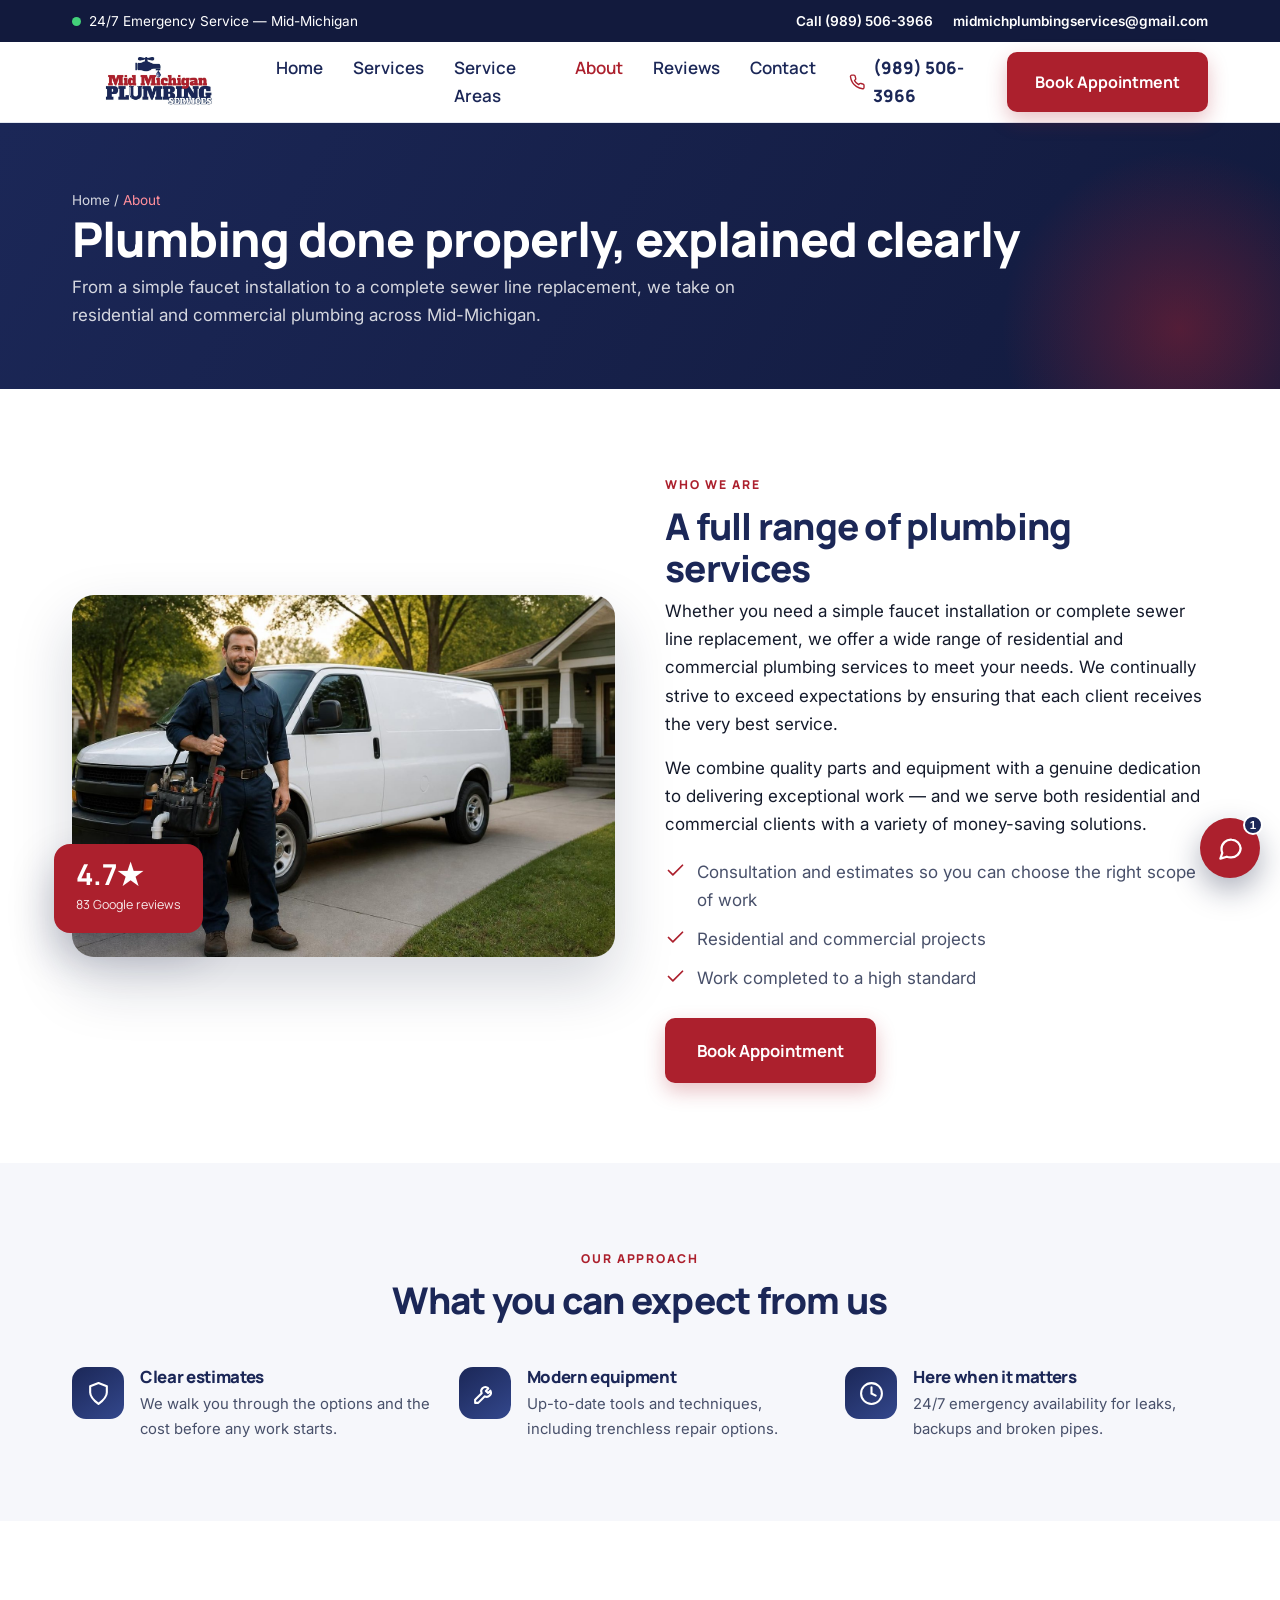
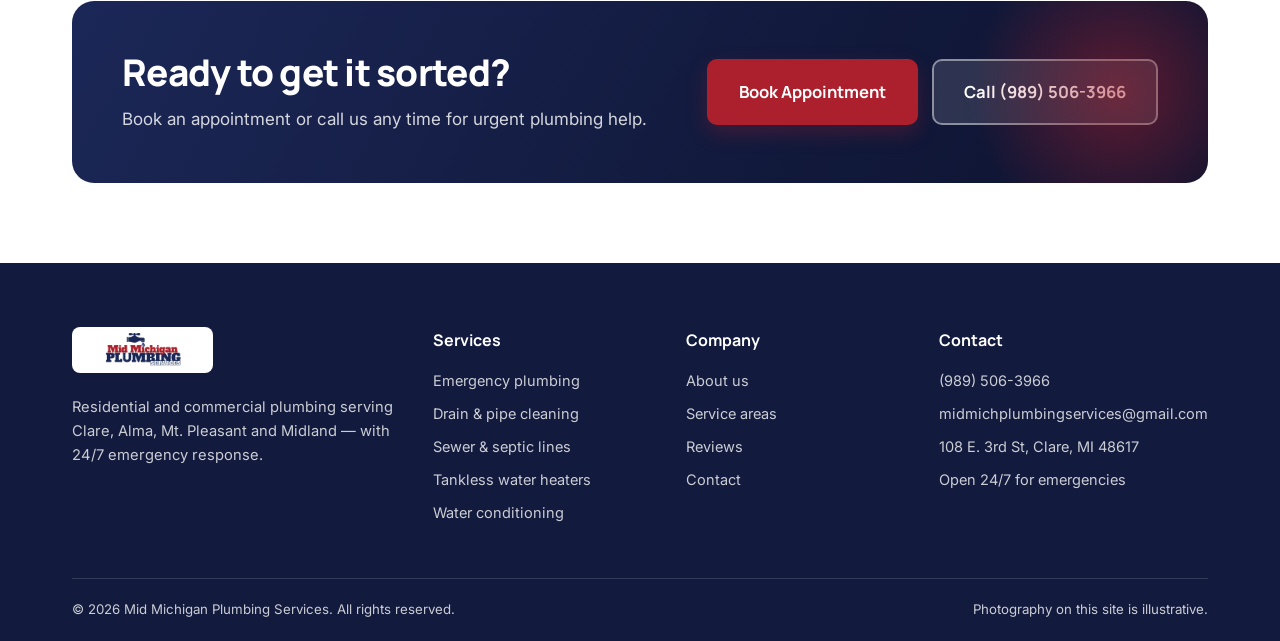
<file: about.html>
<!DOCTYPE html>
<html lang="en">
<head>
<meta charset="utf-8">
<meta name="viewport" content="width=device-width, initial-scale=1">
<title>About Us | Mid Michigan Plumbing Services — Clare, MI</title>
<meta name="description" content="Mid Michigan Plumbing Services provides residential and commercial plumbing across Mid-Michigan, with consultation and estimates, quality parts, and work completed to a high standard."><link rel="canonical" href="https://midmichplumbing.com/about"><link rel="icon" href="assets/img/logo.png"><meta property="og:title" content="About Us | Mid Michigan Plumbing Services"><meta property="og:description" content="Mid Michigan Plumbing Services provides residential and commercial plumbing across Clare, Alma, Mt. Pleasant and Midland, with 24/7 emergency response."><meta property="og:type" content="website">
<link rel="preconnect" href="https://fonts.googleapis.com">
<link rel="preconnect" href="https://fonts.gstatic.com" crossorigin>
<link href="https://fonts.googleapis.com/css2?family=Inter:wght@400;500;600;700&family=Manrope:wght@700;800&display=swap" rel="stylesheet">
<style>
:root{--navy:#1B2757;--navy2:#121A3D;--navy3:#33478C;--red:#AC202D;--red2:#8C1824;--ink:#141A2B;--slate:#48506A;--mut:#6B7385;--line:#E3E7F0;--bg:#F6F7FB;--gold:#C9A227;--r:16px}
*{box-sizing:border-box;margin:0;padding:0}
html{scroll-behavior:smooth}
body{font-family:Inter,system-ui,-apple-system,"Segoe UI",Roboto,sans-serif;color:var(--ink);background:#fff;font-size:17px;line-height:1.65;-webkit-font-smoothing:antialiased}
img{max-width:100%;display:block}
a{color:inherit;text-decoration:none}
h1,h2,h3{font-family:Manrope,Inter,system-ui,sans-serif;color:var(--navy);line-height:1.15;letter-spacing:-.02em;font-weight:800}
h1{font-size:clamp(1.9rem,4.2vw,3rem);margin-bottom:.4rem}
h2{font-size:clamp(1.55rem,3.2vw,2.3rem);margin-bottom:.5rem}
h3{font-size:1.13rem;margin-bottom:.35rem}
p{margin-bottom:1rem}
.container{max-width:1180px;margin:0 auto;padding:0 22px}
.eyebrow{display:inline-block;font-family:Manrope,sans-serif;font-weight:800;font-size:.76rem;letter-spacing:.16em;text-transform:uppercase;color:var(--red);margin-bottom:.6rem}
.lead{color:var(--slate);font-size:1.08rem}
.center{text-align:center}
.sec{padding:80px 0}.sec--bg{background:var(--bg)}.sec--navy{background:var(--navy);color:#fff}.sec--navy h2{color:#fff}
.shead{max-width:740px;margin:0 auto 46px;text-align:center}
.btn{display:inline-flex;align-items:center;justify-content:center;gap:.5em;font-family:Manrope,sans-serif;font-weight:700;font-size:1rem;padding:15px 26px;border-radius:10px;border:2px solid transparent;cursor:pointer;transition:.22s;white-space:nowrap}
.btn svg{width:18px;height:18px}
.btn-p{background:var(--red);color:#fff;box-shadow:0 8px 20px rgba(172,32,45,.28)}.btn-p:hover{background:var(--red2);transform:translateY(-2px)}
.btn-o{background:transparent;color:var(--navy);border-color:rgba(27,39,87,.3)}.btn-o:hover{background:var(--navy);color:#fff;transform:translateY(-2px)}
.btn-g{background:rgba(255,255,255,.12);color:#fff;border-color:rgba(255,255,255,.45)}.btn-g:hover{background:#fff;color:var(--navy)}
.btn-lg{padding:17px 30px;font-size:1.04rem}.btn-block{width:100%}
.top{background:var(--navy2);color:#fff;font-size:.85rem}
.top .container{display:flex;justify-content:space-between;align-items:center;gap:14px;min-height:42px;flex-wrap:wrap}
.top a{color:#fff;font-weight:600}
.top .dot{width:9px;height:9px;border-radius:50%;background:#43d17a;display:inline-block;margin-right:8px;animation:pl 2.2s infinite}
@keyframes pl{0%{box-shadow:0 0 0 0 rgba(67,209,122,.7)}70%{box-shadow:0 0 0 9px rgba(67,209,122,0)}100%{box-shadow:0 0 0 0 rgba(67,209,122,0)}}
.top .tb{display:flex;gap:20px}
.hdr{position:sticky;top:0;z-index:50;background:rgba(255,255,255,.97);backdrop-filter:blur(10px);border-bottom:1px solid var(--line)}
.hdr.sc{box-shadow:0 6px 22px rgba(18,26,61,.09)}
.nav{display:flex;align-items:center;justify-content:space-between;gap:20px;min-height:80px}
.brand img{height:50px}
.links{display:flex;gap:4px}
.links a{font-family:Manrope,sans-serif;font-weight:600;color:var(--navy);padding:10px 13px;border-radius:8px;transition:.2s}
.links a:hover{background:var(--bg);color:var(--red)}.links a.act{color:var(--red)}
.navcta{display:flex;align-items:center;gap:12px}
.navph{display:flex;align-items:center;gap:8px;font-family:Manrope,sans-serif;font-weight:800;color:var(--navy)}
.navph svg{width:18px;height:18px;color:var(--red)}
.burger{display:none;background:none;border:0;padding:10px;cursor:pointer}
.burger span{display:block;width:26px;height:2.5px;background:var(--navy);border-radius:2px;margin:5px 0;transition:.3s}
.burger.on span:nth-child(1){transform:translateY(7.5px) rotate(45deg)}.burger.on span:nth-child(2){opacity:0}.burger.on span:nth-child(3){transform:translateY(-7.5px) rotate(-45deg)}
.ph{background:linear-gradient(120deg,var(--navy),var(--navy2));color:#fff;padding:66px 0 60px;position:relative;overflow:hidden}
.ph:after{content:"";position:absolute;right:-80px;bottom:-120px;width:360px;height:360px;border-radius:50%;background:radial-gradient(circle,rgba(172,32,45,.42),transparent 70%)}
.ph .container{position:relative;z-index:2}.ph h1{color:#fff}.ph p{color:rgba(255,255,255,.82);max-width:680px;margin:0}
.bc{font-size:.85rem;color:rgba(255,255,255,.7);margin-bottom:12px}.bc span{color:#ff8f9b}
.grid{display:grid;gap:24px}.g3{grid-template-columns:repeat(3,1fr)}.g4{grid-template-columns:repeat(4,1fr)}.g2{grid-template-columns:repeat(2,1fr)}
.card{background:#fff;border:1px solid var(--line);border-radius:var(--r);padding:26px;box-shadow:0 1px 2px rgba(20,26,43,.05),0 3px 12px rgba(20,26,43,.05);transition:.3s;display:flex;flex-direction:column}
.card:hover{transform:translateY(-6px);box-shadow:0 18px 44px rgba(20,26,43,.12);border-color:#d5dbe9}
.ic{width:52px;height:52px;border-radius:13px;background:linear-gradient(145deg,var(--navy),var(--navy3));color:#fff;display:flex;align-items:center;justify-content:center;margin-bottom:16px}
.ic svg{width:26px;height:26px}
.card p{color:var(--slate);font-size:.94rem;margin-bottom:1rem}
.card .lk{margin-top:auto;font-family:Manrope,sans-serif;font-weight:700;color:var(--red);font-size:.92rem}
.feat{display:flex;gap:16px}
.fic{width:52px;height:52px;flex:none;border-radius:14px;background:linear-gradient(145deg,var(--navy),var(--navy3));color:#fff;display:flex;align-items:center;justify-content:center}
.fic svg{width:25px;height:25px}.feat h3{font-size:1.05rem}.feat p{color:var(--slate);font-size:.93rem;margin:0}
.split{display:grid;grid-template-columns:1fr 1fr;gap:50px;align-items:center}
.split .media{position:relative}.split img{border-radius:22px;box-shadow:0 26px 60px rgba(18,26,61,.18)}
.sbadge{position:absolute;left:-18px;bottom:24px;background:var(--red);color:#fff;border-radius:var(--r);padding:16px 22px;box-shadow:0 20px 44px rgba(18,26,61,.28);font-family:Manrope,sans-serif}
.sbadge b{display:block;font-size:1.8rem;line-height:1}.sbadge span{font-size:.78rem;opacity:.9}
.chk{margin:20px 0 26px;display:grid;gap:11px;list-style:none}
.chk li{display:flex;gap:11px;color:var(--slate)}.chk svg{width:21px;height:21px;color:var(--red);flex:none;margin-top:2px}
.area{background:#fff;border:1px solid var(--line);border-radius:var(--r);padding:24px;display:flex;gap:14px;box-shadow:0 3px 12px rgba(20,26,43,.05);transition:.3s}
.area:hover{transform:translateY(-4px);border-color:var(--navy3)}
.pin{width:44px;height:44px;flex:none;border-radius:50%;background:var(--bg);color:var(--red);display:flex;align-items:center;justify-content:center}
.pin svg{width:21px;height:21px}.area p{font-size:.88rem;color:var(--mut);margin:0}
.rh{display:flex;flex-wrap:wrap;gap:34px;justify-content:center;margin-bottom:40px;text-align:center}
.rh b{font-family:Manrope,sans-serif;font-size:3.4rem;color:var(--navy);line-height:1}
.stars{color:var(--gold);font-size:1.25rem;letter-spacing:2px;margin:4px 0}.rh span{color:var(--mut);font-size:.9rem}
.rev{background:#fff;border:1px solid var(--line);border-radius:var(--r);padding:24px;display:flex;flex-direction:column;box-shadow:0 3px 12px rgba(20,26,43,.05)}
.rev .stars{margin-bottom:10px}.rev p{color:var(--slate);font-size:.95rem;flex:1}
.rm{display:flex;align-items:center;gap:11px;margin-top:14px;padding-top:14px;border-top:1px solid var(--line)}
.rav{width:42px;height:42px;border-radius:50%;background:var(--navy);color:#fff;display:flex;align-items:center;justify-content:center;font-family:Manrope,sans-serif;font-weight:800}
.rm b{font-family:Manrope,sans-serif;color:var(--navy);font-size:.94rem;display:block;line-height:1.2}.rm small{color:var(--mut);font-size:.79rem}
.cgrid{display:grid;grid-template-columns:1fr 1.15fr;gap:44px;align-items:start}
.info{background:#fff;border:1px solid var(--line);border-radius:var(--r);padding:24px;display:flex;gap:14px;box-shadow:0 3px 12px rgba(20,26,43,.05);margin-bottom:15px}
.info .ic2{width:44px;height:44px;flex:none;border-radius:12px;background:var(--bg);color:var(--red);display:flex;align-items:center;justify-content:center}
.info .ic2 svg{width:21px;height:21px}.info h3{font-size:1rem}.info p,.info a{color:var(--slate);font-size:.94rem;margin:0}
.form{background:#fff;border:1px solid var(--line);border-radius:22px;padding:34px;box-shadow:0 10px 30px rgba(20,26,43,.09)}
.f{margin-bottom:16px}.f label{display:block;font-family:Manrope,sans-serif;font-weight:700;font-size:.87rem;margin-bottom:6px;color:var(--navy)}
.f input,.f select,.f textarea{width:100%;font:inherit;font-size:.95rem;padding:13px 15px;border:1.5px solid var(--line);border-radius:10px;background:#fbfcfe;color:var(--ink)}
.f input:focus,.f select:focus,.f textarea:focus{outline:none;border-color:var(--navy3);box-shadow:0 0 0 4px rgba(51,71,140,.13);background:#fff}
.f textarea{min-height:120px;resize:vertical}.note{font-size:.81rem;color:var(--mut);margin-top:6px}
.msg{display:none;margin-top:14px;padding:13px 15px;border-radius:10px;background:#e9f7ef;color:#1c7a45;border:1px solid #bde7cd;font-size:.9rem}.msg.on{display:block}
.map{border:0;width:100%;height:330px;border-radius:var(--r);filter:grayscale(.15)}
.mapwrap{border-radius:var(--r);overflow:hidden;box-shadow:0 10px 30px rgba(20,26,43,.09);border:1px solid var(--line)}
.faq{border:1px solid var(--line);border-radius:10px;background:#fff;margin-bottom:12px;overflow:hidden}
.fq{width:100%;text-align:left;background:none;border:0;font:inherit;font-family:Manrope,sans-serif;font-weight:700;color:var(--navy);padding:18px 20px;display:flex;justify-content:space-between;gap:14px;cursor:pointer}
.fq svg{width:20px;height:20px;flex:none;color:var(--red);transition:.3s}.faq.on .fq svg{transform:rotate(45deg)}
.fa{max-height:0;overflow:hidden;transition:max-height .35s}.fa p{padding:0 20px 18px;margin:0;color:var(--slate);font-size:.94rem}
.band{background:linear-gradient(120deg,var(--navy),var(--navy2) 60%,#0d1330);color:#fff;border-radius:22px;padding:50px;display:flex;flex-wrap:wrap;align-items:center;justify-content:space-between;gap:26px;position:relative;overflow:hidden}
.band:after{content:"";position:absolute;right:-60px;top:-60px;width:300px;height:300px;border-radius:50%;background:radial-gradient(circle,rgba(172,32,45,.5),transparent 70%)}
.band h2{color:#fff;margin-bottom:.3em;position:relative}.band p{color:rgba(255,255,255,.82);margin:0;position:relative}
.band .acts{display:flex;gap:14px;flex-wrap:wrap;position:relative}
footer{background:var(--navy2);color:rgba(255,255,255,.78);padding:64px 0 0}
footer h4{color:#fff;font-family:Manrope,sans-serif;font-size:1rem;margin-bottom:16px}footer a:hover{color:#fff}
.fg{display:grid;grid-template-columns:1.5fr 1fr 1fr 1.2fr;gap:38px;padding-bottom:44px}
.fg .brand img{height:46px;background:#fff;padding:6px 10px;border-radius:8px}
.fg li{margin-bottom:9px;font-size:.91rem;list-style:none}
.fb{border-top:1px solid rgba(255,255,255,.14);padding:20px 0;display:flex;flex-wrap:wrap;justify-content:space-between;gap:10px;font-size:.83rem}
.sticky{display:none;position:fixed;left:0;right:0;bottom:0;z-index:60;background:#fff;border-top:1px solid var(--line);padding:10px 14px;gap:10px;box-shadow:0 -8px 24px rgba(18,26,61,.12)}
.sticky .btn{flex:1;padding:14px 10px;font-size:.95rem}
.rv{opacity:0;transform:translateY(26px);transition:opacity .7s cubic-bezier(.2,.7,.3,1),transform .7s cubic-bezier(.2,.7,.3,1)}.rv.in{opacity:1;transform:none}
@media(max-width:1024px){.g4{grid-template-columns:repeat(2,1fr)}.g3{grid-template-columns:repeat(2,1fr)}.fg{grid-template-columns:1fr 1fr}}
@media(max-width:860px){.links{position:fixed;top:0;right:-100%;height:100vh;width:min(84vw,340px);background:#fff;flex-direction:column;gap:2px;padding:100px 22px 30px;box-shadow:-20px 0 50px rgba(18,26,61,.18);transition:right .35s cubic-bezier(.2,.7,.3,1);z-index:70}.links.on{right:0}.links a{padding:15px;border-bottom:1px solid var(--line);font-size:1.05rem}.burger{display:block;z-index:80}.navcta .btn{display:none}.split,.cgrid,.g2{grid-template-columns:1fr}.sticky{display:flex}body{padding-bottom:72px}.sec{padding:58px 0}}
@media(max-width:640px){.g3,.g4{grid-template-columns:1fr}.fg{grid-template-columns:1fr}.top .tb{display:none}.sbadge{left:12px}}
@media(prefers-reduced-motion:reduce){*{animation-duration:.001ms!important;transition-duration:.001ms!important}.rv{opacity:1;transform:none}}


/* ===== Chat widget ===== */
.mmc{position:fixed;right:20px;bottom:22px;z-index:90;font-family:Inter,system-ui,-apple-system,"Segoe UI",Roboto,sans-serif}
.mmc-launch{width:60px;height:60px;border-radius:50%;border:0;background:#AC202D;color:#fff;cursor:pointer;box-shadow:0 12px 30px rgba(18,26,61,.35);display:flex;align-items:center;justify-content:center;position:relative;transition:.25s}
.mmc-launch:hover{transform:translateY(-3px) scale(1.04);background:#8C1824}
.mmc-launch svg{width:27px;height:27px}
.mmc-launch .i-x{display:none}
.mmc-launch.on .i-chat{display:none}
.mmc-launch.on .i-x{display:block}
.mmc-badge{position:absolute;top:-3px;right:-3px;min-width:20px;height:20px;border-radius:999px;background:#1B2757;color:#fff;font-size:.72rem;font-weight:700;display:flex;align-items:center;justify-content:center;border:2px solid #fff}
.mmc-badge.hide{display:none}
.mmc-panel{position:absolute;right:0;bottom:74px;width:min(92vw,378px);height:min(72vh,560px);background:#fff;border:1px solid #E3E7F0;border-radius:20px;box-shadow:0 28px 70px rgba(18,26,61,.3);display:flex;flex-direction:column;overflow:hidden;opacity:0;transform:translateY(14px) scale(.97);pointer-events:none;transition:.28s cubic-bezier(.2,.7,.3,1)}
.mmc-panel.on{opacity:1;transform:none;pointer-events:auto}
.mmc-head{background:linear-gradient(120deg,#1B2757,#121A3D);color:#fff;padding:13px 15px;display:flex;align-items:center;gap:11px;flex:none}
.mmc-head img{height:34px;background:#fff;padding:3px 6px;border-radius:7px}
.mmc-head b{font-family:Manrope,Inter,sans-serif;font-size:.95rem;display:block;line-height:1.15}
.mmc-head small{font-size:.74rem;opacity:.85;display:flex;align-items:center;gap:6px}
.mmc-head small i{width:7px;height:7px;border-radius:50%;background:#43d17a;display:inline-block}
.mmc-x{margin-left:auto;background:rgba(255,255,255,.14);border:0;color:#fff;width:30px;height:30px;border-radius:8px;font-size:1.15rem;line-height:1;cursor:pointer;flex:none}
.mmc-x:hover{background:rgba(255,255,255,.3)}
.mmc-body{flex:1;overflow-y:auto;padding:15px;background:#F6F7FB;display:flex;flex-direction:column;gap:10px}
.mmc-m{max-width:87%;padding:11px 14px;border-radius:14px;font-size:.9rem;line-height:1.5;white-space:pre-line}
.mmc-bot{background:#fff;border:1px solid #E3E7F0;color:#141A2B;border-bottom-left-radius:5px;align-self:flex-start;box-shadow:0 2px 8px rgba(20,26,43,.05)}
.mmc-me{background:#1B2757;color:#fff;border-bottom-right-radius:5px;align-self:flex-end}
.mmc-m a{color:#AC202D;font-weight:600;text-decoration:underline}
.mmc-typing{align-self:flex-start;display:flex;gap:4px;background:#fff;border:1px solid #E3E7F0;padding:13px 14px;border-radius:14px;border-bottom-left-radius:5px}
.mmc-typing i{width:7px;height:7px;border-radius:50%;background:#B9C0D2;animation:mmcb 1.2s infinite}
.mmc-typing i:nth-child(2){animation-delay:.2s}
.mmc-typing i:nth-child(3){animation-delay:.4s}
@keyframes mmcb{0%,60%,100%{transform:translateY(0);opacity:.5}30%{transform:translateY(-5px);opacity:1}}
.mmc-quick{display:flex;flex-wrap:wrap;gap:7px;padding:0 14px 10px;background:#F6F7FB;flex:none}
.mmc-quick button{font:inherit;font-size:.77rem;font-weight:600;font-family:Manrope,Inter,sans-serif;color:#1B2757;background:#fff;border:1.5px solid #D5DBE9;border-radius:999px;padding:7px 13px;cursor:pointer;transition:.2s}
.mmc-quick button:hover{background:#1B2757;color:#fff;border-color:#1B2757}
.mmc-form{display:flex;gap:8px;padding:11px 12px;border-top:1px solid #E3E7F0;background:#fff;flex:none}
.mmc-form input{flex:1;min-width:0;font:inherit;font-size:.9rem;padding:11px 13px;border:1.5px solid #E3E7F0;border-radius:10px;background:#fbfcfe;color:#141A2B}
.mmc-form input:focus{outline:none;border-color:#33478C;box-shadow:0 0 0 3px rgba(51,71,140,.13);background:#fff}
.mmc-form button{width:44px;flex:none;border:0;border-radius:10px;background:#AC202D;color:#fff;cursor:pointer;display:flex;align-items:center;justify-content:center}
.mmc-form button:hover{background:#8C1824}
.mmc-form button svg{width:19px;height:19px}
.mmc-foot{font-size:.69rem;color:#6B7385;padding:0 12px 9px;text-align:center;background:#fff;flex:none;line-height:1.4}
.mmc-foot a{color:#AC202D;font-weight:600}
@media(max-width:860px){.mmc{right:14px;bottom:84px}.mmc-panel{bottom:72px;height:min(68vh,540px)}}
@media(prefers-reduced-motion:reduce){.mmc-panel{transition:none}.mmc-typing i{animation:none}}
</style>
</head>
<body>
<div class="top"><div class="container"><span><span class="dot"></span>24/7 Emergency Service — Mid-Michigan</span><div class="tb"><a href="tel:+19895063966">Call (989) 506-3966</a><a href="mailto:midmichplumbingservices@gmail.com">midmichplumbingservices@gmail.com</a></div></div></div>
<header class="hdr" id="hdr"><div class="container nav">
<a class="brand" href="index.html" aria-label="Mid Michigan Plumbing Services — home"><img src="assets/img/logo.png" alt="Mid Michigan Plumbing Services logo"></a>
<nav class="links" id="links" aria-label="Primary"><a href="index.html">Home</a><a href="services.html">Services</a><a href="service-areas.html">Service Areas</a><a href="about.html" class="act">About</a><a href="reviews.html">Reviews</a><a href="contact.html">Contact</a></nav>
<div class="navcta"><a class="navph" href="tel:+19895063966"><svg viewBox="0 0 24 24" fill="none" stroke="currentColor" stroke-width="2" stroke-linecap="round" stroke-linejoin="round"><path d="M22 16.92v3a2 2 0 0 1-2.18 2 19.79 19.79 0 0 1-8.63-3.07 19.5 19.5 0 0 1-6-6 19.79 19.79 0 0 1-3.07-8.67A2 2 0 0 1 4.11 2h3a2 2 0 0 1 2 1.72c.13.96.36 1.9.7 2.81a2 2 0 0 1-.45 2.11L8.09 9.91a16 16 0 0 0 6 6l1.27-1.27a2 2 0 0 1 2.11-.45c.9.34 1.85.57 2.81.7A2 2 0 0 1 22 16.92z"/></svg>(989) 506-3966</a><a class="btn btn-p" href="contact.html">Book Appointment</a><button class="burger" id="burger" aria-label="Open menu" aria-expanded="false" aria-controls="links"><span></span><span></span><span></span></button></div>
</div></header>
<main>
<section class="ph"><div class="container"><p class="bc"><a href="index.html">Home</a> / <span>About</span></p><h1>Plumbing done properly, explained clearly</h1><p>From a simple faucet installation to a complete sewer line replacement, we take on residential and commercial plumbing across Mid-Michigan.</p></div></section>
<section class="sec"><div class="container"><div class="split">
<div class="media rv"><img src="assets/img/about.jpg" alt="Plumbing technician in uniform beside a service van"><div class="sbadge"><b>4.7★</b><span>83 Google reviews</span></div></div>
<div class="rv"><span class="eyebrow">Who we are</span><h2>A full range of plumbing services</h2>
<p>Whether you need a simple faucet installation or complete sewer line replacement, we offer a wide range of residential and commercial plumbing services to meet your needs. We continually strive to exceed expectations by ensuring that each client receives the very best service.</p>
<p>We combine quality parts and equipment with a genuine dedication to delivering exceptional work — and we serve both residential and commercial clients with a variety of money-saving solutions.</p>
<ul class="chk">
<li><svg viewBox="0 0 24 24" fill="none" stroke="currentColor" stroke-width="2" stroke-linecap="round" stroke-linejoin="round"><path d="M20 6 9 17l-5-5"/></svg><span>Consultation and estimates so you can choose the right scope of work</span></li>
<li><svg viewBox="0 0 24 24" fill="none" stroke="currentColor" stroke-width="2" stroke-linecap="round" stroke-linejoin="round"><path d="M20 6 9 17l-5-5"/></svg><span>Residential and commercial projects</span></li>
<li><svg viewBox="0 0 24 24" fill="none" stroke="currentColor" stroke-width="2" stroke-linecap="round" stroke-linejoin="round"><path d="M20 6 9 17l-5-5"/></svg><span>Work completed to a high standard</span></li>
</ul>
<a class="btn btn-p btn-lg" href="contact.html">Book Appointment</a>
</div>
</div></div></section>
<section class="sec sec--bg"><div class="container">
<div class="shead rv"><span class="eyebrow">Our approach</span><h2>What you can expect from us</h2></div>
<div class="grid g3">
<div class="feat rv"><div class="fic"><svg viewBox="0 0 24 24" fill="none" stroke="currentColor" stroke-width="2" stroke-linecap="round" stroke-linejoin="round"><path d="M12 2 4 5v6c0 5 8 11 8 11s8-6 8-11V5l-8-3z"/></svg></div><div><h3>Clear estimates</h3><p>We walk you through the options and the cost before any work starts.</p></div></div>
<div class="feat rv"><div class="fic"><svg viewBox="0 0 24 24" fill="none" stroke="currentColor" stroke-width="2" stroke-linecap="round" stroke-linejoin="round"><path d="M14.7 6.3a4 4 0 0 0-5.4 5.4L3 18v3h3l6.3-6.3a4 4 0 0 0 5.4-5.4l-2.3 2.3-2.1-2.1 2.4-2.2z"/></svg></div><div><h3>Modern equipment</h3><p>Up-to-date tools and techniques, including trenchless repair options.</p></div></div>
<div class="feat rv"><div class="fic"><svg viewBox="0 0 24 24" fill="none" stroke="currentColor" stroke-width="2" stroke-linecap="round"><circle cx="12" cy="12" r="10"/><path d="M12 6v6l4 2"/></svg></div><div><h3>Here when it matters</h3><p>24/7 emergency availability for leaks, backups and broken pipes.</p></div></div>
</div>
</div></section>
<section class="sec"><div class="container"><div class="band rv"><div><h2>Ready to get it sorted?</h2><p>Book an appointment or call us any time for urgent plumbing help.</p></div><div class="acts"><a class="btn btn-p btn-lg" href="contact.html">Book Appointment</a><a class="btn btn-g btn-lg" href="tel:+19895063966">Call (989) 506-3966</a></div></div></div></section>
</main>
<footer><div class="container"><div class="fg">
<div><a class="brand" href="index.html"><img src="assets/img/logo.png" alt="Mid Michigan Plumbing Services logo"></a><p style="margin-top:22px;font-size:.92rem">Residential and commercial plumbing serving Clare, Alma, Mt. Pleasant and Midland — with 24/7 emergency response.</p></div>
<div><h4>Services</h4><ul><li>Emergency plumbing</li><li>Drain &amp; pipe cleaning</li><li>Sewer &amp; septic lines</li><li>Tankless water heaters</li><li>Water conditioning</li></ul></div>
<div><h4>Company</h4><ul><li><a href="about.html">About us</a></li><li><a href="service-areas.html">Service areas</a></li><li><a href="reviews.html">Reviews</a></li><li><a href="contact.html">Contact</a></li></ul></div>
<div><h4>Contact</h4><ul><li><a href="tel:+19895063966">(989) 506-3966</a></li><li><a href="mailto:midmichplumbingservices@gmail.com">midmichplumbingservices@gmail.com</a></li><li>108 E. 3rd St, Clare, MI 48617</li><li>Open 24/7 for emergencies</li></ul></div>
</div><div class="fb"><span>© <span id="yr"></span> Mid Michigan Plumbing Services. All rights reserved.</span><span>Photography on this site is illustrative.</span></div></div></footer>
<div class="sticky"><a class="btn btn-o" href="tel:+19895063966" style="background:var(--navy);color:#fff;border-color:var(--navy)">Call now</a><a class="btn btn-p" href="contact.html">Book Appointment</a></div>
<script>(function(){var b=document.getElementById('burger'),l=document.getElementById('links');if(b){b.addEventListener('click',function(){var o=l.classList.toggle('on');b.classList.toggle('on',o);b.setAttribute('aria-expanded',o);document.body.style.overflow=o?'hidden':''});l.querySelectorAll('a').forEach(function(a){a.addEventListener('click',function(){l.classList.remove('on');b.classList.remove('on');document.body.style.overflow='';});});}var h=document.getElementById('hdr');function sc(){if(h)h.classList.toggle('sc',window.scrollY>12);}window.addEventListener('scroll',sc,{passive:true});sc();var rm=window.matchMedia('(prefers-reduced-motion: reduce)').matches;var rv=document.querySelectorAll('.rv');if('IntersectionObserver' in window&&!rm){var io=new IntersectionObserver(function(e){e.forEach(function(x){if(x.isIntersecting){x.target.classList.add('in');io.unobserve(x.target);}});},{threshold:.12});rv.forEach(function(x){io.observe(x);});}else{rv.forEach(function(x){x.classList.add('in');});}var cs=document.querySelectorAll('[data-c]');function cnt(el){var t=parseFloat(el.getAttribute('data-c')),d=+el.getAttribute('data-d')||0,s=null;function st(ts){if(!s)s=ts;var p=Math.min((ts-s)/1400,1),v=t*(1-Math.pow(1-p,3));el.textContent=v.toFixed(d);if(p<1)requestAnimationFrame(st);else el.textContent=t.toFixed(d);}requestAnimationFrame(st);}if(cs.length&&'IntersectionObserver' in window&&!rm){var co=new IntersectionObserver(function(e){e.forEach(function(x){if(x.isIntersecting){cnt(x.target);co.unobserve(x.target);}});},{threshold:.5});cs.forEach(function(x){co.observe(x);});}document.querySelectorAll('.faq').forEach(function(it){var q=it.querySelector('.fq'),a=it.querySelector('.fa');if(!q||!a)return;q.addEventListener('click',function(){var open=it.classList.contains('on');document.querySelectorAll('.faq.on').forEach(function(o){o.classList.remove('on');o.querySelector('.fa').style.maxHeight=null;o.querySelector('.fq').setAttribute('aria-expanded','false');});if(!open){it.classList.add('on');a.style.maxHeight=a.scrollHeight+'px';q.setAttribute('aria-expanded','true');}});});var f=document.getElementById('lead');if(f){f.addEventListener('submit',function(e){e.preventDefault();var g=function(id){var el=document.getElementById(id);return el?el.value:'';};var body='Name: '+g('name')+'\nPhone: '+g('phone')+'\nEmail: '+g('email')+'\nService: '+g('service')+'\n\n'+g('message');var m='mailto:midmichplumbingservices@gmail.com?subject='+encodeURIComponent('Website service request — '+g('name'))+'&body='+encodeURIComponent(body);var msg=document.getElementById('msg');if(msg){msg.classList.add('on');msg.innerHTML='<strong>Thank you, '+(g('name')||'there')+'.</strong> Your request is ready to send. If your email app does not open, call <a href="tel:+19895063966">(989) 506-3966</a>.';}window.location.href=m;f.reset();});}var y=document.getElementById('yr');if(y)y.textContent=new Date().getFullYear();})();</script>


<div class="mmc" id="mmchat">
<button class="mmc-launch" id="mmc-launch" aria-label="Open chat assistant" aria-expanded="false" aria-controls="mmc-panel">
<svg class="i-chat" viewBox="0 0 24 24" fill="none" stroke="currentColor" stroke-width="2" stroke-linecap="round" stroke-linejoin="round"><path d="M21 11.5a8.4 8.4 0 0 1-9 8.4 9.6 9.6 0 0 1-3.3-.6L3 21l1.7-5.1a8.3 8.3 0 0 1-.7-3.4 8.4 8.4 0 0 1 9-8.4 8.4 8.4 0 0 1 8 8.4z"/></svg>
<svg class="i-x" viewBox="0 0 24 24" fill="none" stroke="currentColor" stroke-width="2.4" stroke-linecap="round"><path d="M6 6l12 12M18 6L6 18"/></svg>
<span class="mmc-badge" id="mmc-badge">1</span>
</button>
<section class="mmc-panel" id="mmc-panel" role="dialog" aria-label="Chat with Mid Michigan Plumbing Services">
<header class="mmc-head">
<img src="assets/img/logo.png" alt="Mid Michigan Plumbing Services logo">
<div><b>Mid Michigan Plumbing</b><small><i></i>Automated assistant</small></div>
<button class="mmc-x" id="mmc-x" aria-label="Close chat">&times;</button>
</header>
<div class="mmc-body" id="mmc-body" aria-live="polite" aria-atomic="false"></div>
<div class="mmc-quick" id="mmc-quick"></div>
<form class="mmc-form" id="mmc-form">
<input id="mmc-input" type="text" placeholder="Ask a question&hellip;" autocomplete="off" aria-label="Type your message">
<button type="submit" aria-label="Send message"><svg viewBox="0 0 24 24" fill="none" stroke="currentColor" stroke-width="2" stroke-linecap="round" stroke-linejoin="round"><path d="M22 2 11 13"/><path d="M22 2 15 22l-4-9-9-4 20-7z"/></svg></button>
</form>
<div class="mmc-foot">Automated assistant &mdash; general info only. Emergencies: call <a href="tel:+19895063966">(989) 506-3966</a>.</div>
</section>
</div>
<script>
(function(){
var PHONE='<a href="tel:+19895063966">(989) 506-3966</a>';
var KB=[
{k:['emergency','urgent','flood','water everywhere','gushing','no water','overflow','sewage backup','sewage in','backed up','backup','burst pipe','burst','smell gas','emergency service','right now','asap'],
 a:"If this is an emergency, please call us right now at "+PHONE+" \u2014 we answer 24/7 and will get a technician moving.\n\nIf water is actively running, shut off your main supply valve first if you can reach it safely."},
{k:['what services','your services','services do you','do you offer','what do you do','list of services','all services'],
 a:"We handle residential and commercial plumbing across Mid-Michigan, including:\n\u2022 24/7 emergency plumbing\n\u2022 Drain &amp; pipe cleaning\n\u2022 Leak &amp; broken pipe repair\n\u2022 Pipe bursting &amp; pipe relining\n\u2022 Tankless water heaters\n\u2022 Fixture upgrades\n\u2022 Sump pump &amp; sewage\n\u2022 Sewer &amp; septic lines\n\u2022 Water conditioning\n\nAsk about any one of them, or see the Services page."},
{k:['clog','clogged','slow drain','drain clean','drain clear','stoppage','blockage','snake','rooter'],
 a:"Yes \u2014 drain and pipe cleaning is one of our core services. We use modern equipment to clear the line and can video-inspect it so we fix the actual cause, not just the symptom.\n\nTo get on the schedule, call "+PHONE+" or use the Contact page."},
{k:['sewer','septic','main line','sewer line'],
 a:"We work on sewer and septic lines \u2014 from clearing and repairing to replacement. Depending on the situation we may be able to use trenchless methods that limit digging and disruption.\n\nCall "+PHONE+" and we'll talk through your situation."},
{k:['water heater','hot water','tankless','no hot water'],
 a:"We install and service tankless water heaters \u2014 endless hot water on demand, and they free up floor space. If your current heater has stopped producing hot water, call "+PHONE+" so we can take a look."},
{k:['sump','sump pump','basement water','basement flood'],
 a:"Yes \u2014 we handle sump pump and sewage work. If your basement is taking on water, treat it as urgent and call "+PHONE+"."},
{k:['pipe burst','bursting','relining','relined','trenchless','no dig','lining'],
 a:"We offer pipe bursting and pipe relining \u2014 trenchless ways to replace or repair underground pipe with far less digging than a traditional excavation.\n\nCall "+PHONE+" to find out whether your line is a good candidate."},
{k:['leak','broken pipe','pipe repair','dripping','pinhole'],
 a:"We repair leaks and broken pipes. If water is actively escaping, shut off the main valve if you can reach it safely and call "+PHONE+" \u2014 we answer 24/7."},
{k:['faucet','toilet','garbage disposal','disposal','fixture','shower','sink','install a'],
 a:"Yes \u2014 fixture upgrades and installations are part of what we do, including faucets, toilets and garbage disposals.\n\nCall "+PHONE+" or send the details through the Contact page."},
{k:['water softener','conditioning','hard water','soft water','water quality','filter'],
 a:"We offer water conditioning to remove impurities and help your plumbing run more efficiently. Call "+PHONE+" and we can talk about what fits your home."},
{k:['service area','areas','where do you','what cities','do you serve','near me','cover','location served','town'],
 a:"We're based in Clare and serve the surrounding Mid-Michigan area \u2014 Clare, Alma, Mt. Pleasant and Midland, plus nearby communities in Clare, Gratiot, Isabella and Midland counties.\n\nNot sure if we reach your street? Call "+PHONE+"."},
{k:['hours','open','what time','closing','close','24','weekend','holiday','sunday','saturday'],
 a:"We provide 24/7 emergency service \u2014 if you have a plumbing emergency, call "+PHONE+" any time, day or night."},
{k:['phone','number','call you','telephone','contact number'],
 a:"You can reach us at "+PHONE+" \u2014 we answer around the clock for emergencies."},
{k:['email','e-mail','mail'],
 a:"You can email us at <a href=\"mailto:midmichplumbingservices@gmail.com\">midmichplumbingservices@gmail.com</a>."},
{k:['address','where are you','located','directions','map','office','come to'],
 a:"We're at 108 E. 3rd St, Clare, MI 48617. You can also reach us at "+PHONE+"."},
{k:['book','appointment','schedule','estimate','quote','consultation','come out','visit'],
 a:"Happy to help you get scheduled. The fastest route is to call "+PHONE+". You can also send your details through the Contact page and we'll follow up.\n\nWe provide a consultation and an estimate so you know the scope before work begins."},
{k:['price','cost','how much','pricing','rates','fee','charge','expensive','cheap'],
 a:"We don't publish prices here \u2014 every job is different. What we do offer is a consultation and an estimate so you can choose the right scope of work before anything begins.\n\nCall "+PHONE+" for specifics on your situation."},
{k:['payment','pay','credit card','financing','cash','check'],
 a:"I can't confirm payment options here \u2014 I don't want to give you information I can't verify. Please call "+PHONE+" and the team will help you directly."},
{k:['warranty','guarantee','licensed','license','insured','insurance','certified','bonded'],
 a:"I'm not able to confirm licensing, insurance or warranty details from here, and I won't guess. Please call "+PHONE+" and they'll answer that directly."},
{k:['review','rating','google','stars','trustworthy','reputation'],
 a:"We're rated 4.7 out of 5 from 83 Google reviews. You can read them on the Reviews page."},
{k:['commercial','business','restaurant','apartment','rental','property management'],
 a:"Yes \u2014 we handle both residential and commercial plumbing. Call "+PHONE+" to discuss your property."},
{k:['residential','home','house','my house'],
 a:"We handle residential plumbing \u2014 from a single clogged drain to a full sewer line replacement. Call "+PHONE+"."},
{k:['job','career','hiring','work for you','employment'],
 a:"I don't have hiring information here. Please call "+PHONE+" and ask for the office."},
{k:['thank','thanks','great','awesome','perfect'],
 a:"You're welcome! If anything else comes up, we're at "+PHONE+" 24/7."},
{k:['human','real person','agent','representative','talk to someone','speak to someone'],
 a:"This assistant is automated. For a person, call "+PHONE+" \u2014 someone answers 24/7 for emergencies."},
{k:['hi','hello','hey','good morning','good afternoon','good evening'],
 a:"Hi! I'm the Mid Michigan Plumbing assistant. I can help with services, service areas, hours and booking. What can I help you with?"}
];
var FALLBACK="I'm not sure about that one \u2014 I only answer from our verified business information, so I'd rather not guess.\n\nFor anything specific, call "+PHONE+" (24/7) or send a request on the Contact page.";
var QUICK=['Emergency','Our services','Service areas','Book an appointment','Hours'];
var body=document.getElementById('mmc-body'),panel=document.getElementById('mmc-panel'),
launch=document.getElementById('mmc-launch'),badge=document.getElementById('mmc-badge'),
quick=document.getElementById('mmc-quick'),form=document.getElementById('mmc-form'),
input=document.getElementById('mmc-input');
function el(t,c,h){var d=document.createElement('div');d.className=c;if(h!==undefined)d.innerHTML=h;else d.textContent=t;return d;}
function scroll(){body.scrollTop=body.scrollHeight;}
function bot(html){
  var t=el('','mmc-typing','<i></i><i></i><i></i>');
  body.appendChild(t);scroll();
  setTimeout(function(){body.removeChild(t);var m=el('','mmc-m mmc-bot',html);body.appendChild(m);scroll();renderQuick();},430);
}
function me(text){body.appendChild(el('','mmc-m mmc-me',text));scroll();}
function renderQuick(){
  quick.innerHTML='';
  QUICK.forEach(function(q){
    var b=document.createElement('button');b.type='button';b.textContent=q;
    b.addEventListener('click',function(){ask(q);});
    quick.appendChild(b);
  });
}
function answer(t){
  var s=t.toLowerCase(),best=null,score=0;
  KB.forEach(function(item){
    var sc=0;
    item.k.forEach(function(kw){
      var i=s.indexOf(kw);
      if(i>-1){ sc += (kw.indexOf(' ')>-1?3:1) + Math.min(kw.length/12,1); }
    });
    if(sc>score){score=sc;best=item;}
  });
  return (best&&score>0)?best.a:FALLBACK;
}
function ask(text){
  if(!text)return;
  me(text.replace(/</g,'&lt;').replace(/>/g,'&gt;'));
  bot(answer(text));
}
form.addEventListener('submit',function(e){e.preventDefault();var v=input.value.trim();if(!v)return;input.value='';ask(v);});
function open(){
  panel.classList.add('on');launch.classList.add('on');
  launch.setAttribute('aria-expanded','true');
  badge.classList.add('hide');
  if(!body.dataset.init){
    body.dataset.init='1';
    bot("Hi! I'm the Mid Michigan Plumbing assistant. I can help with services, service areas, hours and booking \u2014 what can I help you with?");
  }
  setTimeout(function(){input.focus();},260);
}
function close(){
  panel.classList.remove('on');launch.classList.remove('on');
  launch.setAttribute('aria-expanded','false');
}
launch.addEventListener('click',function(){panel.classList.contains('on')?close():open();});
document.getElementById('mmc-x').addEventListener('click',close);
document.addEventListener('keydown',function(e){if(e.key==='Escape'&&panel.classList.contains('on'))close();});
renderQuick();
})();
</script>
</body>
</html>
</file>
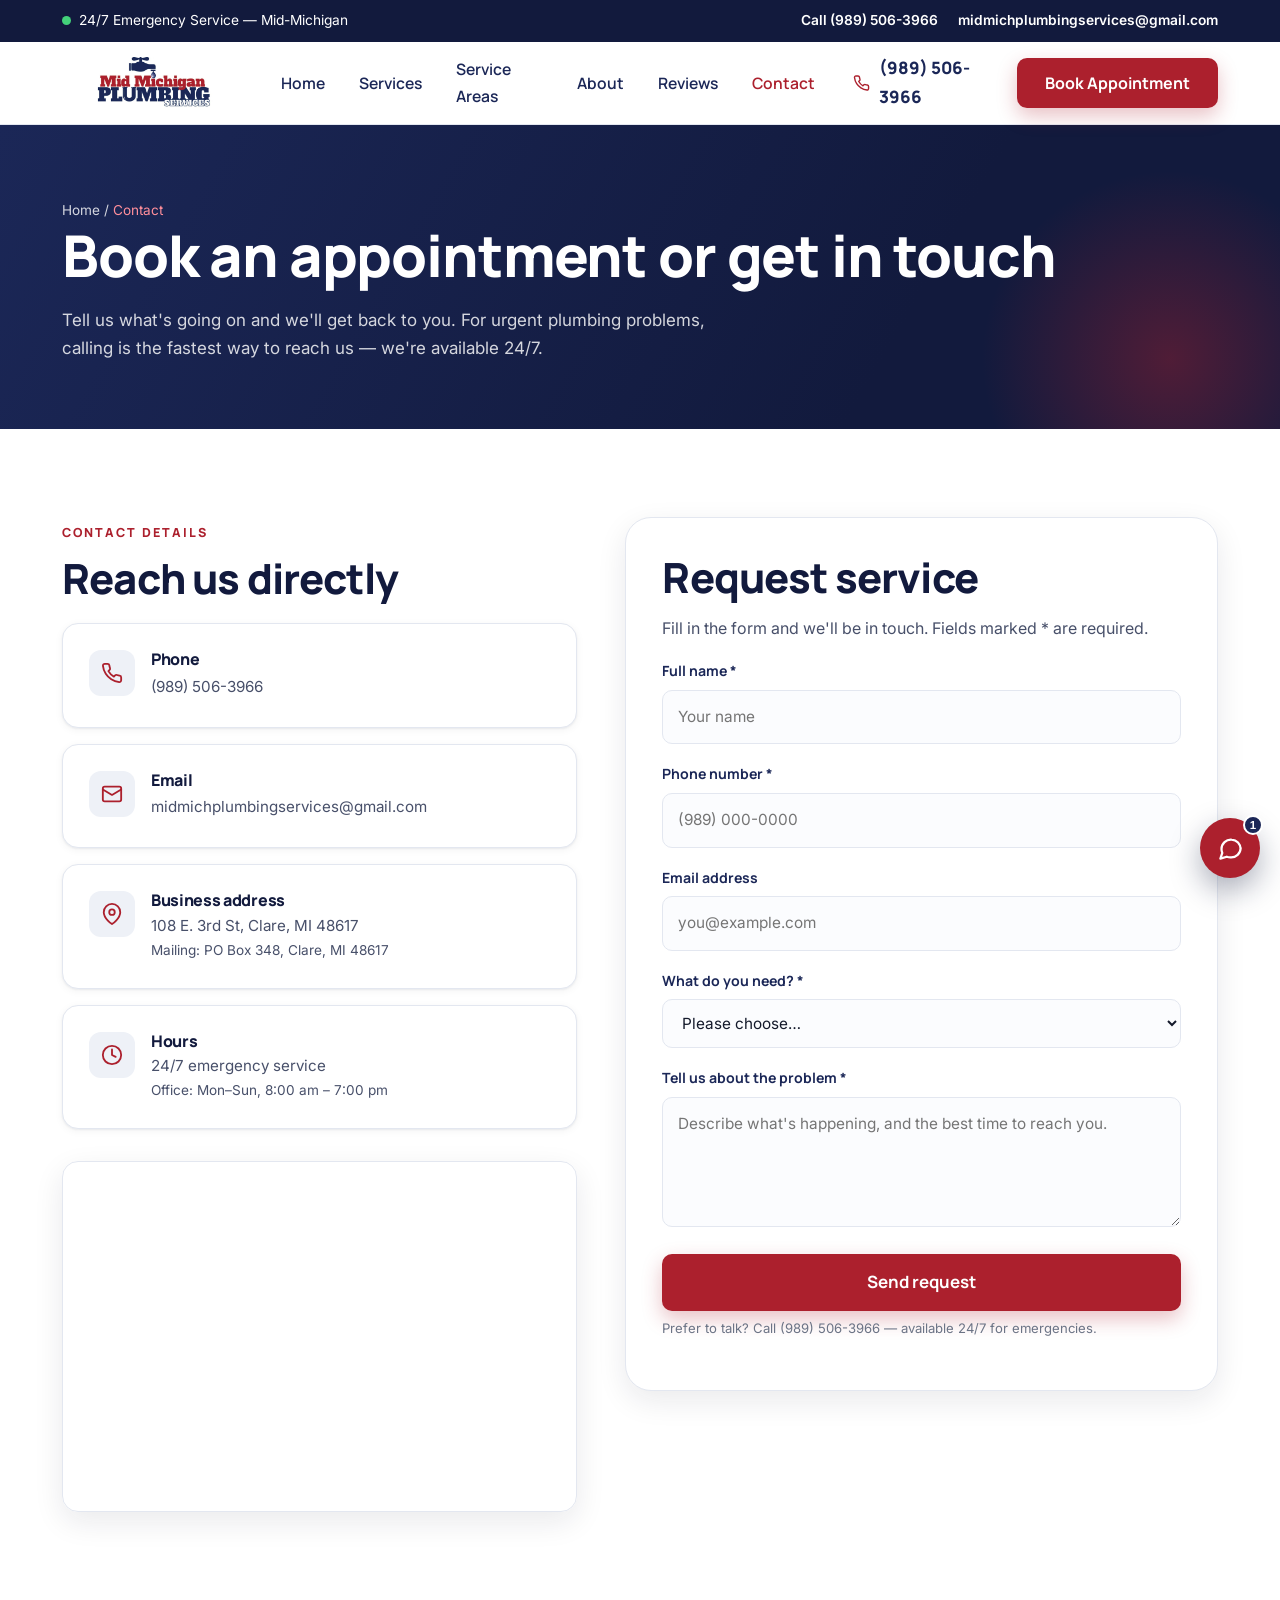
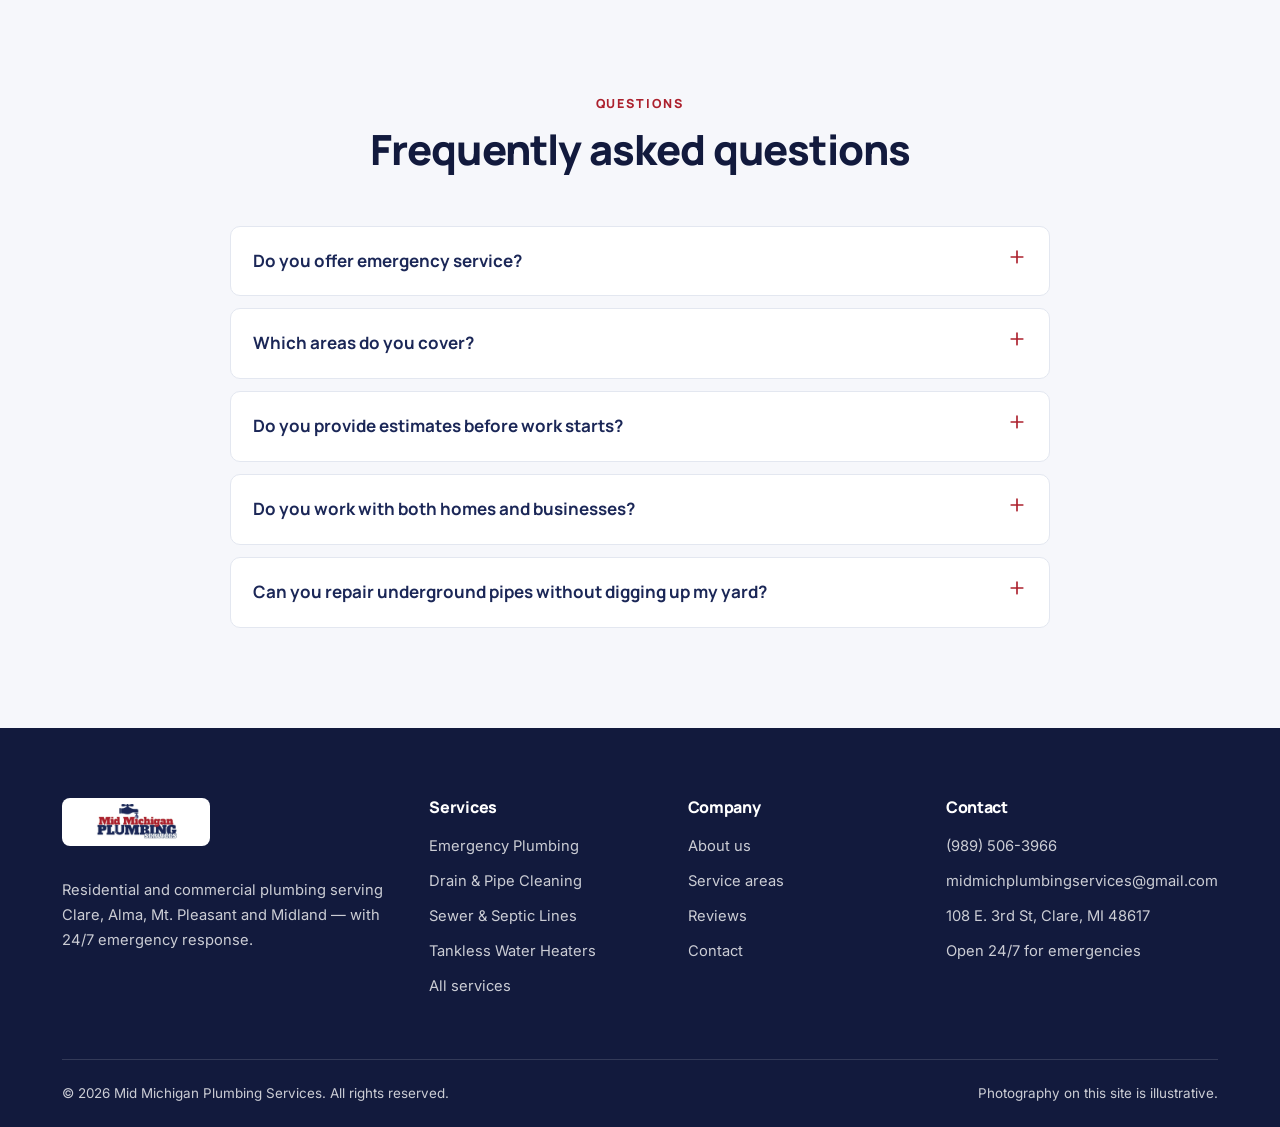
<file: contact.html>
<!DOCTYPE html><html lang="en"><head><meta charset="utf-8"><meta name="viewport" content="width=device-width, initial-scale=1"><title>Contact &amp; Booking | Mid Michigan Plumbing Services — Clare, MI</title><meta name="description" content="Contact Mid Michigan Plumbing Services. Call (989) 506-3966, email us, or book an appointment. Serving Clare, Alma, Mt. Pleasant and Midland with 24/7 emergency service."><link rel="canonical" href="https://midmichplumbing.com/contact"><link rel="icon" href="assets/img/logo.png"><meta property="og:title" content="Contact &amp; Booking | Mid Michigan Plumbing Services"><meta property="og:description" content="Call, email or book an appointment with Mid Michigan Plumbing Services."><meta property="og:type" content="website"><link rel="preconnect" href="https://fonts.googleapis.com"><link rel="preconnect" href="https://fonts.gstatic.com" crossorigin><link href="https://fonts.googleapis.com/css2?family=Inter:wght@400;500;600;700&family=Manrope:wght@600;700;800&display=swap" rel="stylesheet"><style>:root{--navy:#1B2757;--navy-dark:#121A3D;--navy-mid:#243469;--navy-light:#33478C;--red:#AC202D;--red-dark:#8C1824;--red-light:#C63A46;--ink:#141A2B;--slate:#48506A;--muted:#6B7385;--line:#E3E7F0;--bg:#F6F7FB;--bg-2:#EEF1F7;--white:#ffffff;--gold:#C9A227;--radius:16px;--radius-sm:10px;--radius-lg:26px;--shadow-sm:0 1px 2px rgba(20,26,43,.06),0 2px 8px rgba(20,26,43,.05);--shadow:0 10px 30px rgba(20,26,43,.09);--shadow-lg:0 26px 60px rgba(18,26,61,.18);--maxw:1200px;--head:"Manrope",system-ui,-apple-system,"Segoe UI",Roboto,sans-serif;--body:"Inter",system-ui,-apple-system,"Segoe UI",Roboto,sans-serif}*,*::before,*::after{box-sizing:border-box}html{scroll-behavior:smooth;-webkit-text-size-adjust:100%}body{margin:0;font-family:var(--body);color:var(--ink);background:var(--white);font-size:17px;line-height:1.7;-webkit-font-smoothing:antialiased}img{max-width:100%;display:block}a{color:inherit;text-decoration:none}h1,h2,h3,h4{font-family:var(--head);line-height:1.15;margin:0 0 .5em;color:var(--navy-dark);font-weight:800;letter-spacing:-.02em}h1{font-size:clamp(2.1rem,5vw,3.6rem)}h2{font-size:clamp(1.7rem,3.6vw,2.6rem)}h3{font-size:1.25rem}p{margin:0 0 1.1em}ul{margin:0;padding:0;list-style:none}.container{width:100%;max-width:var(--maxw);margin:0 auto;padding:0 22px}.center{text-align:center}.lead{font-size:1.12rem;color:var(--slate)}.eyebrow{display:inline-block;font-family:var(--head);font-weight:800;font-size:.78rem;letter-spacing:.16em;text-transform:uppercase;color:var(--red);margin-bottom:.7rem}.section{padding:88px 0}.section--tight{padding:64px 0}.section--bg{background:var(--bg)}.section--navy{background:var(--navy);color:#fff}.section--navy h2,.section--navy h3{color:#fff}.section--navy .lead{color:rgba(255,255,255,.82)}.section-head{max-width:760px;margin:0 auto 52px;text-align:center}.btn{display:inline-flex;align-items:center;justify-content:center;gap:.55em;font-family:var(--head);font-weight:700;font-size:1rem;line-height:1;padding:15px 26px;border-radius:var(--radius-sm);border:2px solid transparent;cursor:pointer;transition:transform .2s ease,box-shadow .25s ease,background .25s ease,color .25s ease,border-color .25s ease;white-space:nowrap}.btn svg{width:18px;height:18px;flex:none}.btn--primary{background:var(--red);color:#fff;box-shadow:0 8px 20px rgba(172,32,45,.28)}.btn--primary:hover{background:var(--red-dark);transform:translateY(-2px);box-shadow:0 14px 30px rgba(172,32,45,.36)}.btn--navy{background:var(--navy);color:#fff}.btn--navy:hover{background:var(--navy-mid);transform:translateY(-2px)}.btn--outline{background:transparent;color:var(--navy);border-color:rgba(27,39,87,.28)}.btn--outline:hover{border-color:var(--navy);background:var(--navy);color:#fff;transform:translateY(-2px)}.btn--ghost-light{background:rgba(255,255,255,.10);color:#fff;border-color:rgba(255,255,255,.4);backdrop-filter:blur(4px)}.btn--ghost-light:hover{background:#fff;color:var(--navy)}.btn--lg{padding:18px 34px;font-size:1.06rem}.btn--block{width:100%}.topbar{background:var(--navy-dark);color:#fff;font-size:.86rem}.topbar .container{display:flex;align-items:center;justify-content:space-between;gap:16px;min-height:42px;flex-wrap:wrap}.topbar a{color:#fff;font-weight:600}.topbar a:hover{color:#ffd9dd}.topbar .pulse{display:inline-flex;align-items:center;gap:8px}.topbar .dot{width:9px;height:9px;border-radius:50%;background:#43d17a;box-shadow:0 0 0 0 rgba(67,209,122,.7);animation:pulse 2.2s infinite}@keyframes pulse{0%{box-shadow:0 0 0 0 rgba(67,209,122,.7)}70%{box-shadow:0 0 0 9px rgba(67,209,122,0)}100%{box-shadow:0 0 0 0 rgba(67,209,122,0)}}.topbar .tb-links{display:flex;gap:20px;align-items:center}.header{position:sticky;top:0;z-index:60;background:rgba(255,255,255,.96);backdrop-filter:blur(10px);border-bottom:1px solid var(--line);transition:box-shadow .3s ease}.header.is-scrolled{box-shadow:0 6px 24px rgba(18,26,61,.09)}.nav{display:flex;align-items:center;justify-content:space-between;gap:24px;min-height:82px}.brand{display:flex;align-items:center;gap:14px}.brand img{height:52px;width:auto}.brand-txt{display:flex;flex-direction:column;line-height:1.15}.brand-txt strong{font-family:var(--head);font-weight:800;color:var(--navy);font-size:1.02rem;letter-spacing:-.01em}.brand-txt span{font-size:.72rem;letter-spacing:.14em;text-transform:uppercase;color:var(--red);font-weight:700}.nav-links{display:flex;align-items:center;gap:6px}.nav-links a{font-family:var(--head);font-weight:600;font-size:.98rem;color:var(--navy);padding:10px 14px;border-radius:8px;transition:background .2s,color .2s}.nav-links a:hover{background:var(--bg-2);color:var(--red)}.nav-links a.active{color:var(--red)}.nav-cta{display:flex;align-items:center;gap:12px}.nav-phone{display:flex;align-items:center;gap:9px;font-family:var(--head);font-weight:800;color:var(--navy)}.nav-phone svg{width:18px;height:18px;color:var(--red)}.hamburger{display:none;background:none;border:0;padding:10px;cursor:pointer}.hamburger span{display:block;width:26px;height:2.5px;background:var(--navy);border-radius:2px;margin:5px 0;transition:.3s}.hamburger.open span:nth-child(1){transform:translateY(7.5px) rotate(45deg)}.hamburger.open span:nth-child(2){opacity:0}.hamburger.open span:nth-child(3){transform:translateY(-7.5px) rotate(-45deg)}.hero{position:relative;min-height:640px;display:flex;align-items:center;overflow:hidden;background:var(--navy-dark)}.hero__bg{position:absolute;inset:0;background-image:url("assets/img/hero.jpg");background-size:cover;background-position:center;will-change:transform}.hero__overlay{position:absolute;inset:0;background:linear-gradient(105deg,rgba(18,26,61,.94) 0%,rgba(18,26,61,.82) 42%,rgba(18,26,61,.5) 100%)}.hero .container{position:relative;z-index:2;padding-top:70px;padding-bottom:70px}.hero__inner{max-width:660px;color:#fff}.hero__badge{display:inline-flex;align-items:center;gap:9px;background:rgba(255,255,255,.12);border:1px solid rgba(255,255,255,.28);padding:8px 15px;border-radius:999px;font-family:var(--head);font-weight:700;font-size:.82rem;letter-spacing:.04em;margin-bottom:22px;backdrop-filter:blur(4px)}.hero__badge .dot{width:9px;height:9px;border-radius:50%;background:#43d17a;animation:pulse 2.2s infinite}.hero h1{color:#fff;margin-bottom:20px}.hero h1 .accent{color:#ff8f9b}.hero__sub{font-size:1.16rem;color:rgba(255,255,255,.9);max-width:560px;margin-bottom:30px}.hero__actions{display:flex;flex-wrap:wrap;gap:14px;margin-bottom:34px}.hero__trust{display:flex;flex-wrap:wrap;gap:14px 30px;border-top:1px solid rgba(255,255,255,.18);padding-top:24px}.trust-item{display:flex;align-items:center;gap:11px;color:#fff}.trust-item svg{width:22px;height:22px;color:#ff8f9b;flex:none}.trust-item b{font-family:var(--head);font-weight:800;display:block;font-size:1rem;line-height:1.2}.trust-item small{color:rgba(255,255,255,.72);font-size:.82rem}.truststrip{background:var(--white);border-bottom:1px solid var(--line)}.truststrip .container{display:grid;grid-template-columns:repeat(4,1fr);gap:0}.truststrip .ts{padding:26px 20px;text-align:center;border-right:1px solid var(--line)}.truststrip .ts:last-child{border-right:0}.truststrip .ts b{font-family:var(--head);font-size:1.7rem;font-weight:800;color:var(--navy);display:block;line-height:1.1}.truststrip .ts span{font-size:.84rem;color:var(--muted)}.grid{display:grid;gap:26px}.grid-2{grid-template-columns:repeat(2,1fr)}.grid-3{grid-template-columns:repeat(3,1fr)}.grid-4{grid-template-columns:repeat(4,1fr)}.card{background:var(--white);border:1px solid var(--line);border-radius:var(--radius);overflow:hidden;box-shadow:var(--shadow-sm);transition:transform .3s ease,box-shadow .3s ease,border-color .3s ease;display:flex;flex-direction:column}.card:hover{transform:translateY(-6px);box-shadow:var(--shadow);border-color:#d5dbe9}.card__img{aspect-ratio:16/10;overflow:hidden;position:relative}.card__img img{width:100%;height:100%;object-fit:cover;transition:transform .6s cubic-bezier(.2,.7,.3,1)}.card:hover .card__img img{transform:scale(1.07)}.card__body{padding:24px 24px 26px;display:flex;flex-direction:column;flex:1}.card__body h3{margin-bottom:.4em;font-size:1.16rem}.card__body p{color:var(--slate);font-size:.95rem;margin-bottom:1em}.card__link{margin-top:auto;font-family:var(--head);font-weight:700;color:var(--red);display:inline-flex;align-items:center;gap:7px;font-size:.94rem}.card__link svg{width:16px;height:16px;transition:transform .25s}.card__link:hover svg{transform:translateX(4px)}.card__icon{width:48px;height:48px;border-radius:12px;background:var(--bg-2);color:var(--red);display:flex;align-items:center;justify-content:center;margin-bottom:16px}.card__icon svg{width:24px;height:24px}.feature{display:flex;gap:18px;align-items:flex-start}.feature__ic{width:54px;height:54px;flex:none;border-radius:14px;background:linear-gradient(145deg,var(--navy),var(--navy-light));color:#fff;display:flex;align-items:center;justify-content:center}.feature__ic svg{width:26px;height:26px}.feature h3{margin-bottom:.3em;font-size:1.1rem}.feature p{color:var(--slate);font-size:.95rem;margin:0}.split{display:grid;grid-template-columns:1.05fr 1fr;gap:60px;align-items:center}.split--reverse .split__media{order:2}.split__media img{border-radius:var(--radius-lg);box-shadow:var(--shadow-lg)}.split__media{position:relative}.split__badge{position:absolute;left:-22px;bottom:26px;background:var(--red);color:#fff;border-radius:var(--radius);padding:18px 24px;box-shadow:var(--shadow-lg);font-family:var(--head)}.split__badge b{display:block;font-size:1.9rem;line-height:1}.split__badge span{font-size:.8rem;opacity:.9}.checklist{margin:22px 0 28px;display:grid;gap:12px}.checklist li{display:flex;gap:12px;align-items:flex-start;color:var(--slate)}.checklist svg{width:22px;height:22px;color:var(--red);flex:none;margin-top:2px}.area-card{background:var(--white);border:1px solid var(--line);border-radius:var(--radius);padding:26px;display:flex;gap:16px;align-items:flex-start;transition:.3s;box-shadow:var(--shadow-sm)}.area-card:hover{border-color:var(--navy-light);transform:translateY(-4px);box-shadow:var(--shadow)}.area-card .pin{width:46px;height:46px;flex:none;border-radius:50%;background:var(--bg-2);color:var(--red);display:flex;align-items:center;justify-content:center}.area-card .pin svg{width:22px;height:22px}.area-card h3{margin-bottom:.2em;font-size:1.08rem}.area-card p{margin:0;font-size:.9rem;color:var(--muted)}.rating-hero{display:flex;flex-wrap:wrap;gap:34px;align-items:center;justify-content:center;margin-bottom:44px}.rating-score{text-align:center}.rating-score b{font-family:var(--head);font-size:3.6rem;font-weight:800;color:var(--navy);line-height:1}.rating-stars{color:var(--gold);font-size:1.3rem;letter-spacing:2px;margin:6px 0}.rating-score span{color:var(--muted);font-size:.92rem}.review{background:var(--white);border:1px solid var(--line);border-radius:var(--radius);padding:26px;box-shadow:var(--shadow-sm);display:flex;flex-direction:column}.review__stars{color:var(--gold);letter-spacing:2px;margin-bottom:12px}.review p{color:var(--slate);font-size:.96rem;flex:1}.review__meta{display:flex;align-items:center;gap:12px;margin-top:16px;padding-top:16px;border-top:1px solid var(--line)}.review__av{width:42px;height:42px;border-radius:50%;background:var(--navy);color:#fff;display:flex;align-items:center;justify-content:center;font-family:var(--head);font-weight:800}.review__meta b{font-family:var(--head);color:var(--navy);font-size:.95rem;display:block;line-height:1.2}.review__meta small{color:var(--muted);font-size:.8rem}.cta-band{background:linear-gradient(120deg,var(--navy) 0%,var(--navy-dark) 60%,#0d1330 100%);color:#fff;border-radius:var(--radius-lg);padding:56px;display:flex;flex-wrap:wrap;align-items:center;justify-content:space-between;gap:30px;position:relative;overflow:hidden}.cta-band::after{content:"";position:absolute;right:-60px;top:-60px;width:320px;height:320px;border-radius:50%;background:radial-gradient(circle,rgba(172,32,45,.5),transparent 70%)}.cta-band h2{color:#fff;margin-bottom:.35em;position:relative}.cta-band p{color:rgba(255,255,255,.82);margin:0;position:relative}.cta-band__actions{display:flex;gap:14px;flex-wrap:wrap;position:relative}.contact-grid{display:grid;grid-template-columns:1fr 1.15fr;gap:48px;align-items:start}.info-card{background:var(--white);border:1px solid var(--line);border-radius:var(--radius);padding:26px;display:flex;gap:16px;align-items:flex-start;box-shadow:var(--shadow-sm);margin-bottom:16px}.info-card .ic{width:46px;height:46px;flex:none;border-radius:12px;background:var(--bg-2);color:var(--red);display:flex;align-items:center;justify-content:center}.info-card .ic svg{width:22px;height:22px}.info-card h3{font-size:1rem;margin-bottom:.2em}.info-card p,.info-card a{margin:0;color:var(--slate);font-size:.95rem}.info-card a:hover{color:var(--red)}.form-card{background:var(--white);border:1px solid var(--line);border-radius:var(--radius-lg);padding:36px;box-shadow:var(--shadow)}.field{margin-bottom:18px}.field label{display:block;font-family:var(--head);font-weight:700;font-size:.88rem;margin-bottom:7px;color:var(--navy)}.field input,.field select,.field textarea{width:100%;font:inherit;font-size:.96rem;padding:13px 15px;border:1.5px solid var(--line);border-radius:var(--radius-sm);background:#fbfcfe;color:var(--ink);transition:border-color .2s,box-shadow .2s}.field input:focus,.field select:focus,.field textarea:focus{outline:none;border-color:var(--navy-light);box-shadow:0 0 0 4px rgba(51,71,140,.13);background:#fff}.field textarea{min-height:130px;resize:vertical}.form-note{font-size:.82rem;color:var(--muted);margin-top:6px}.form-msg{display:none;margin-top:16px;padding:14px 16px;border-radius:var(--radius-sm);background:#e9f7ef;color:#1c7a45;border:1px solid #bde7cd;font-size:.92rem}.form-msg.show{display:block}.map-embed{border:0;width:100%;height:340px;border-radius:var(--radius);filter:grayscale(.15)}.map-wrap{border-radius:var(--radius);overflow:hidden;box-shadow:var(--shadow);border:1px solid var(--line)}.faq-item{border:1px solid var(--line);border-radius:var(--radius-sm);background:#fff;margin-bottom:12px;overflow:hidden}.faq-q{width:100%;text-align:left;background:none;border:0;font:inherit;font-family:var(--head);font-weight:700;color:var(--navy);padding:20px 22px;display:flex;justify-content:space-between;gap:16px;cursor:pointer}.faq-q svg{width:20px;height:20px;flex:none;transition:transform .3s;color:var(--red)}.faq-item.open .faq-q svg{transform:rotate(45deg)}.faq-a{max-height:0;overflow:hidden;transition:max-height .35s ease}.faq-a p{padding:0 22px 20px;margin:0;color:var(--slate);font-size:.95rem}.footer{background:var(--navy-dark);color:rgba(255,255,255,.78);padding:70px 0 0}.footer h4{color:#fff;font-family:var(--head);font-size:1rem;margin-bottom:18px}.footer a{color:rgba(255,255,255,.78)}.footer a:hover{color:#fff}.footer__grid{display:grid;grid-template-columns:1.5fr 1fr 1fr 1.2fr;gap:40px;padding-bottom:50px}.footer .brand img{height:48px;background:#fff;padding:6px 10px;border-radius:8px}.footer p{font-size:.92rem}.footer ul li{margin-bottom:10px;font-size:.92rem}.footer__bottom{border-top:1px solid rgba(255,255,255,.14);padding:22px 0;display:flex;flex-wrap:wrap;justify-content:space-between;gap:12px;font-size:.84rem}.footer__social{display:flex;gap:12px}.footer__social a{width:38px;height:38px;border-radius:50%;background:rgba(255,255,255,.1);display:flex;align-items:center;justify-content:center}.footer__social a:hover{background:var(--red)}.footer__social svg{width:18px;height:18px}.sticky-cta{display:none;position:fixed;left:0;right:0;bottom:0;z-index:70;background:#fff;border-top:1px solid var(--line);padding:10px 14px;gap:10px;box-shadow:0 -8px 24px rgba(18,26,61,.12)}.sticky-cta .btn{flex:1;padding:14px 10px;font-size:.95rem}[data-reveal]{opacity:0;transform:translateY(28px);transition:opacity .7s cubic-bezier(.2,.7,.3,1),transform .7s cubic-bezier(.2,.7,.3,1)}[data-reveal].in{opacity:1;transform:none}[data-reveal][data-delay="1"]{transition-delay:.1s}[data-reveal][data-delay="2"]{transition-delay:.2s}[data-reveal][data-delay="3"]{transition-delay:.3s}[data-reveal][data-delay="4"]{transition-delay:.4s}.page-hero{background:linear-gradient(120deg,var(--navy) 0%,var(--navy-dark) 70%);color:#fff;padding:74px 0 66px;position:relative;overflow:hidden}.page-hero::after{content:"";position:absolute;right:-80px;bottom:-120px;width:380px;height:380px;border-radius:50%;background:radial-gradient(circle,rgba(172,32,45,.4),transparent 70%)}.page-hero .container{position:relative;z-index:2}.page-hero h1{color:#fff;margin-bottom:.3em}.page-hero p{color:rgba(255,255,255,.82);max-width:680px;margin:0}.breadcrumb{font-size:.85rem;color:rgba(255,255,255,.7);margin-bottom:14px}.breadcrumb a:hover{color:#fff}.breadcrumb span{color:#ff8f9b}.mt-0{margin-top:0}.mb-0{margin-bottom:0}.mt-32{margin-top:32px}.mt-48{margin-top:48px}.mb-24{margin-bottom:24px}.mb-40{margin-bottom:40px}.sr-only{position:absolute;width:1px;height:1px;padding:0;margin:-1px;overflow:hidden;clip:rect(0,0,0,0);border:0}.skip-link{position:absolute;left:-999px;top:0;background:var(--red);color:#fff;padding:12px 18px;z-index:200;border-radius:0 0 8px 0}.skip-link:focus{left:0}@media(max-width:1024px){.grid-4{grid-template-columns:repeat(2,1fr)}.grid-3{grid-template-columns:repeat(2,1fr)}.footer__grid{grid-template-columns:1fr 1fr}.split{gap:40px}.split__badge{left:16px}}@media(max-width:860px){.nav-links{position:fixed;top:0;right:-100%;height:100vh;width:min(84vw,360px);background:#fff;flex-direction:column;align-items:stretch;gap:4px;padding:100px 22px 30px;box-shadow:-20px 0 50px rgba(18,26,61,.18);transition:right .35s cubic-bezier(.2,.7,.3,1);z-index:80}.nav-links.open{right:0}.nav-links a{padding:15px 16px;border-radius:10px;font-size:1.05rem;border-bottom:1px solid var(--line)}.hamburger{display:block;z-index:90}.nav-cta .btn{display:none}.split,.contact-grid,.grid-2{grid-template-columns:1fr}.split--reverse .split__media{order:0}.cta-band{padding:40px 30px}.section{padding:64px 0}.sticky-cta{display:flex}body{padding-bottom:74px}}@media(max-width:640px){body{font-size:16px}.grid-3,.grid-4,.truststrip .container{grid-template-columns:1fr}.truststrip .ts{border-right:0;border-bottom:1px solid var(--line)}.footer__grid{grid-template-columns:1fr;gap:32px}.hero{min-height:auto}.hero .container{padding-top:52px;padding-bottom:52px}.form-card{padding:26px 20px}.rating-hero{gap:20px}.brand img{height:44px}.topbar .tb-links{display:none}}@media(prefers-reduced-motion:reduce){*{animation-duration:.001ms !important;animation-iteration-count:1 !important;transition-duration:.001ms !important;scroll-behavior:auto !important}[data-reveal]{opacity:1;transform:none}}

/* ===== Chat widget ===== */
.mmc{position:fixed;right:20px;bottom:22px;z-index:90;font-family:Inter,system-ui,-apple-system,"Segoe UI",Roboto,sans-serif}
.mmc-launch{width:60px;height:60px;border-radius:50%;border:0;background:#AC202D;color:#fff;cursor:pointer;box-shadow:0 12px 30px rgba(18,26,61,.35);display:flex;align-items:center;justify-content:center;position:relative;transition:.25s}
.mmc-launch:hover{transform:translateY(-3px) scale(1.04);background:#8C1824}
.mmc-launch svg{width:27px;height:27px}
.mmc-launch .i-x{display:none}
.mmc-launch.on .i-chat{display:none}
.mmc-launch.on .i-x{display:block}
.mmc-badge{position:absolute;top:-3px;right:-3px;min-width:20px;height:20px;border-radius:999px;background:#1B2757;color:#fff;font-size:.72rem;font-weight:700;display:flex;align-items:center;justify-content:center;border:2px solid #fff}
.mmc-badge.hide{display:none}
.mmc-panel{position:absolute;right:0;bottom:74px;width:min(92vw,378px);height:min(72vh,560px);background:#fff;border:1px solid #E3E7F0;border-radius:20px;box-shadow:0 28px 70px rgba(18,26,61,.3);display:flex;flex-direction:column;overflow:hidden;opacity:0;transform:translateY(14px) scale(.97);pointer-events:none;transition:.28s cubic-bezier(.2,.7,.3,1)}
.mmc-panel.on{opacity:1;transform:none;pointer-events:auto}
.mmc-head{background:linear-gradient(120deg,#1B2757,#121A3D);color:#fff;padding:13px 15px;display:flex;align-items:center;gap:11px;flex:none}
.mmc-head img{height:34px;background:#fff;padding:3px 6px;border-radius:7px}
.mmc-head b{font-family:Manrope,Inter,sans-serif;font-size:.95rem;display:block;line-height:1.15}
.mmc-head small{font-size:.74rem;opacity:.85;display:flex;align-items:center;gap:6px}
.mmc-head small i{width:7px;height:7px;border-radius:50%;background:#43d17a;display:inline-block}
.mmc-x{margin-left:auto;background:rgba(255,255,255,.14);border:0;color:#fff;width:30px;height:30px;border-radius:8px;font-size:1.15rem;line-height:1;cursor:pointer;flex:none}
.mmc-x:hover{background:rgba(255,255,255,.3)}
.mmc-body{flex:1;overflow-y:auto;padding:15px;background:#F6F7FB;display:flex;flex-direction:column;gap:10px}
.mmc-m{max-width:87%;padding:11px 14px;border-radius:14px;font-size:.9rem;line-height:1.5;white-space:pre-line}
.mmc-bot{background:#fff;border:1px solid #E3E7F0;color:#141A2B;border-bottom-left-radius:5px;align-self:flex-start;box-shadow:0 2px 8px rgba(20,26,43,.05)}
.mmc-me{background:#1B2757;color:#fff;border-bottom-right-radius:5px;align-self:flex-end}
.mmc-m a{color:#AC202D;font-weight:600;text-decoration:underline}
.mmc-typing{align-self:flex-start;display:flex;gap:4px;background:#fff;border:1px solid #E3E7F0;padding:13px 14px;border-radius:14px;border-bottom-left-radius:5px}
.mmc-typing i{width:7px;height:7px;border-radius:50%;background:#B9C0D2;animation:mmcb 1.2s infinite}
.mmc-typing i:nth-child(2){animation-delay:.2s}
.mmc-typing i:nth-child(3){animation-delay:.4s}
@keyframes mmcb{0%,60%,100%{transform:translateY(0);opacity:.5}30%{transform:translateY(-5px);opacity:1}}
.mmc-quick{display:flex;flex-wrap:wrap;gap:7px;padding:0 14px 10px;background:#F6F7FB;flex:none}
.mmc-quick button{font:inherit;font-size:.77rem;font-weight:600;font-family:Manrope,Inter,sans-serif;color:#1B2757;background:#fff;border:1.5px solid #D5DBE9;border-radius:999px;padding:7px 13px;cursor:pointer;transition:.2s}
.mmc-quick button:hover{background:#1B2757;color:#fff;border-color:#1B2757}
.mmc-form{display:flex;gap:8px;padding:11px 12px;border-top:1px solid #E3E7F0;background:#fff;flex:none}
.mmc-form input{flex:1;min-width:0;font:inherit;font-size:.9rem;padding:11px 13px;border:1.5px solid #E3E7F0;border-radius:10px;background:#fbfcfe;color:#141A2B}
.mmc-form input:focus{outline:none;border-color:#33478C;box-shadow:0 0 0 3px rgba(51,71,140,.13);background:#fff}
.mmc-form button{width:44px;flex:none;border:0;border-radius:10px;background:#AC202D;color:#fff;cursor:pointer;display:flex;align-items:center;justify-content:center}
.mmc-form button:hover{background:#8C1824}
.mmc-form button svg{width:19px;height:19px}
.mmc-foot{font-size:.69rem;color:#6B7385;padding:0 12px 9px;text-align:center;background:#fff;flex:none;line-height:1.4}
.mmc-foot a{color:#AC202D;font-weight:600}
@media(max-width:860px){.mmc{right:14px;bottom:84px}.mmc-panel{bottom:72px;height:min(68vh,540px)}}
@media(prefers-reduced-motion:reduce){.mmc-panel{transition:none}.mmc-typing i{animation:none}}
</style></head><body><a class="skip-link" href="#main">Skip to content</a><div class="topbar"><div class="container"><span class="pulse"><span class="dot"></span> 24/7 Emergency Service — Mid-Michigan</span><div class="tb-links"><a href="tel:+19895063966">Call (989) 506-3966</a><a href="mailto:midmichplumbingservices@gmail.com">midmichplumbingservices@gmail.com</a></div></div></div><header class="header"><div class="container nav"><a class="brand" href="index.html" aria-label="Mid Michigan Plumbing Services — home"><img src="assets/img/logo.png" alt="Mid Michigan Plumbing Services logo"></a><nav class="nav-links" id="navLinks" aria-label="Primary"><a href="index.html">Home</a><a href="services.html">Services</a><a href="service-areas.html">Service Areas</a><a href="about.html">About</a><a href="reviews.html">Reviews</a><a href="contact.html" class="active">Contact</a></nav><div class="nav-cta"><a class="nav-phone" href="tel:+19895063966" aria-label="Call (989) 506-3966"><svg viewBox="0 0 24 24" fill="none" stroke="currentColor" stroke-width="2" stroke-linecap="round" stroke-linejoin="round"><path d="M22 16.92v3a2 2 0 0 1-2.18 2 19.79 19.79 0 0 1-8.63-3.07 19.5 19.5 0 0 1-6-6 19.79 19.79 0 0 1-3.07-8.67A2 2 0 0 1 4.11 2h3a2 2 0 0 1 2 1.72c.13.96.36 1.9.7 2.81a2 2 0 0 1-.45 2.11L8.09 9.91a16 16 0 0 0 6 6l1.27-1.27a2 2 0 0 1 2.11-.45c.9.34 1.85.57 2.81.7A2 2 0 0 1 22 16.92z"/></svg>
 (989) 506-3966
 </a><a class="btn btn--primary" href="contact.html">Book Appointment</a><button class="hamburger" aria-label="Open menu" aria-expanded="false" aria-controls="navLinks"><span></span><span></span><span></span></button></div></div></header><main id="main"><section class="page-hero"><div class="container"><p class="breadcrumb"><a href="index.html">Home</a> / <span>Contact</span></p><h1>Book an appointment or get in touch</h1><p>Tell us what's going on and we'll get back to you. For urgent plumbing problems, calling is the fastest way to reach us — we're available 24/7.</p></div></section><section class="section"><div class="container"><div class="contact-grid"><div><span class="eyebrow" data-reveal>Contact details</span><h2 data-reveal>Reach us directly</h2><div class="info-card" data-reveal><div class="ic"><svg viewBox="0 0 24 24" fill="none" stroke="currentColor" stroke-width="2" stroke-linecap="round" stroke-linejoin="round"><path d="M22 16.92v3a2 2 0 0 1-2.18 2 19.79 19.79 0 0 1-8.63-3.07 19.5 19.5 0 0 1-6-6 19.79 19.79 0 0 1-3.07-8.67A2 2 0 0 1 4.11 2h3a2 2 0 0 1 2 1.72c.13.96.36 1.9.7 2.81a2 2 0 0 1-.45 2.11L8.09 9.91a16 16 0 0 0 6 6l1.27-1.27a2 2 0 0 1 2.11-.45c.9.34 1.85.57 2.81.7A2 2 0 0 1 22 16.92z"/></svg></div><div><h3>Phone</h3><a href="tel:+19895063966">(989) 506-3966</a></div></div><div class="info-card" data-reveal data-delay="1"><div class="ic"><svg viewBox="0 0 24 24" fill="none" stroke="currentColor" stroke-width="2" stroke-linecap="round" stroke-linejoin="round"><rect x="2" y="4" width="20" height="16" rx="2"/><path d="m2 7 10 6 10-6"/></svg></div><div><h3>Email</h3><a href="mailto:midmichplumbingservices@gmail.com">midmichplumbingservices@gmail.com</a></div></div><div class="info-card" data-reveal data-delay="2"><div class="ic"><svg viewBox="0 0 24 24" fill="none" stroke="currentColor" stroke-width="2" stroke-linecap="round" stroke-linejoin="round"><path d="M21 10c0 7-9 13-9 13s-9-6-9-13a9 9 0 0 1 18 0z"/><circle cx="12" cy="10" r="3"/></svg></div><div><h3>Business address</h3><p>108 E. 3rd St, Clare, MI 48617</p><p style="font-size:.85rem">Mailing: PO Box 348, Clare, MI 48617</p></div></div><div class="info-card" data-reveal data-delay="3"><div class="ic"><svg viewBox="0 0 24 24" fill="none" stroke="currentColor" stroke-width="2" stroke-linecap="round" stroke-linejoin="round"><circle cx="12" cy="12" r="10"/><path d="M12 6v6l4 2"/></svg></div><div><h3>Hours</h3><p>24/7 emergency service</p><p style="font-size:.85rem">Office: Mon–Sun, 8:00 am – 7:00 pm</p></div></div><div class="map-wrap mt-32" data-reveal><iframe class="map-embed" title="Map to Mid Michigan Plumbing Services, 108 E 3rd St, Clare, MI" src="https://www.google.com/maps?q=108+E+3rd+St,+Clare,+MI+48617&output=embed" loading="lazy" referrerpolicy="no-referrer-when-downgrade"></iframe></div></div><div data-reveal data-delay="1"><div class="form-card"><h2 style="margin-bottom:.3em">Request service</h2><p class="lead" style="font-size:1rem">Fill in the form and we'll be in touch. Fields marked * are required.</p><form data-lead-form novalidate><div class="field"><label for="name">Full name *</label><input type="text" id="name" name="name" required autocomplete="name" placeholder="Your name"></div><div class="field"><label for="phone">Phone number *</label><input type="tel" id="phone" name="phone" required autocomplete="tel" placeholder="(989) 000-0000"></div><div class="field"><label for="email">Email address</label><input type="email" id="email" name="email" autocomplete="email" placeholder="you@example.com"></div><div class="field"><label for="service">What do you need? *</label><select id="service" name="service" required><option value="">Please choose…</option><option>Emergency plumbing</option><option>Drain &amp; pipe cleaning</option><option>Leak &amp; broken pipe repair</option><option>Pipe bursting</option><option>Pipe relining</option><option>Tankless water heater</option><option>Fixture upgrade</option><option>Sump pump &amp; sewage</option><option>Sewer &amp; septic line</option><option>Water conditioning</option><option>Something else</option></select></div><div class="field"><label for="message">Tell us about the problem *</label><textarea id="message" name="message" required placeholder="Describe what's happening, and the best time to reach you."></textarea></div><button type="submit" class="btn btn--primary btn--lg btn--block">Send request</button><p class="form-note">Prefer to talk? Call <a href="tel:+19895063966">(989) 506-3966</a> — available 24/7 for emergencies.</p><div class="form-msg" role="status" aria-live="polite"></div></form></div></div></div></div></section><section class="section section--bg"><div class="container"><div class="section-head" data-reveal><span class="eyebrow">Questions</span><h2>Frequently asked questions</h2></div><div style="max-width:820px;margin:0 auto"><div class="faq-item" data-reveal><button class="faq-q" aria-expanded="false">Do you offer emergency service? <svg viewBox="0 0 24 24" fill="none" stroke="currentColor" stroke-width="2" stroke-linecap="round" stroke-linejoin="round"><path d="M12 5v14M5 12h14"/></svg></button><div class="faq-a"><p>Yes. We provide 24/7 emergency plumbing service. If you have a leak, backup or broken pipe, call us at <a href="tel:+19895063966">(989) 506-3966</a> any time, day or night.</p></div></div><div class="faq-item" data-reveal><button class="faq-q" aria-expanded="false">Which areas do you cover? <svg viewBox="0 0 24 24" fill="none" stroke="currentColor" stroke-width="2" stroke-linecap="round" stroke-linejoin="round"><path d="M12 5v14M5 12h14"/></svg></button><div class="faq-a"><p>We serve the Clare, Alma, Mt. Pleasant and Midland areas, covering Clare, Gratiot, Isabella and Midland counties.</p></div></div><div class="faq-item" data-reveal><button class="faq-q" aria-expanded="false">Do you provide estimates before work starts? <svg viewBox="0 0 24 24" fill="none" stroke="currentColor" stroke-width="2" stroke-linecap="round" stroke-linejoin="round"><path d="M12 5v14M5 12h14"/></svg></button><div class="faq-a"><p>Yes. We provide a consultation and estimates that explain your available options, so you can choose the scope of work that's right for your home or business before we begin.</p></div></div><div class="faq-item" data-reveal><button class="faq-q" aria-expanded="false">Do you work with both homes and businesses? <svg viewBox="0 0 24 24" fill="none" stroke="currentColor" stroke-width="2" stroke-linecap="round" stroke-linejoin="round"><path d="M12 5v14M5 12h14"/></svg></button><div class="faq-a"><p>We do. We serve both residential and commercial clients and offer a variety of money-saving solutions.</p></div></div><div class="faq-item" data-reveal><button class="faq-q" aria-expanded="false">Can you repair underground pipes without digging up my yard? <svg viewBox="0 0 24 24" fill="none" stroke="currentColor" stroke-width="2" stroke-linecap="round" stroke-linejoin="round"><path d="M12 5v14M5 12h14"/></svg></button><div class="faq-a"><p>In many cases, yes. We offer trenchless options including pipe bursting and pipe relining, which can replace or repair underground pipes with far less digging and disruption.</p></div></div></div></div></section></main><footer class="footer"><div class="container"><div class="footer__grid"><div><a class="brand" href="index.html" aria-label="Mid Michigan Plumbing Services — home"><img src="assets/img/logo.png" alt="Mid Michigan Plumbing Services logo"></a><p class="mt-32">Residential and commercial plumbing serving Clare, Alma, Mt. Pleasant and Midland — with 24/7 emergency response.</p></div><div><h4>Services</h4><ul><li><a href="services.html#emergency">Emergency Plumbing</a></li><li><a href="services.html#drain">Drain &amp; Pipe Cleaning</a></li><li><a href="services.html#sewer">Sewer &amp; Septic Lines</a></li><li><a href="services.html#heaters">Tankless Water Heaters</a></li><li><a href="services.html">All services</a></li></ul></div><div><h4>Company</h4><ul><li><a href="about.html">About us</a></li><li><a href="service-areas.html">Service areas</a></li><li><a href="reviews.html">Reviews</a></li><li><a href="contact.html">Contact</a></li></ul></div><div><h4>Contact</h4><ul><li><a href="tel:+19895063966">(989) 506-3966</a></li><li><a href="mailto:midmichplumbingservices@gmail.com">midmichplumbingservices@gmail.com</a></li><li>108 E. 3rd St, Clare, MI 48617</li><li>Open 24/7 for emergencies</li></ul></div></div><div class="footer__bottom"><span>© <span data-year></span> Mid Michigan Plumbing Services. All rights reserved.</span><span>Photography on this site is illustrative.</span></div></div></footer><div class="sticky-cta"><a class="btn btn--navy" href="tel:+19895063966">Call now</a><a class="btn btn--primary" href="contact.html">Book Appointment</a></div><script>/* ==========================================================================
 Mid Michigan Plumbing Services — Site Interactions
 Vanilla JS. Progressive enhancement: content works without it.
 ========================================================================== */
(function () {
 'use strict';

 var reduceMotion = window.matchMedia('(prefers-reduced-motion: reduce)').matches;

 /* ---------- Mobile navigation ---------- */
 var hamburger = document.querySelector('.hamburger');
 var navLinks = document.querySelector('.nav-links');
 if (hamburger && navLinks) {
 hamburger.addEventListener('click', function () {
 var open = navLinks.classList.toggle('open');
 hamburger.classList.toggle('open', open);
 hamburger.setAttribute('aria-expanded', String(open));
 document.body.style.overflow = open ? 'hidden' : '';
 });
 navLinks.querySelectorAll('a').forEach(function (a) {
 a.addEventListener('click', function () {
 navLinks.classList.remove('open');
 hamburger.classList.remove('open');
 hamburger.setAttribute('aria-expanded', 'false');
 document.body.style.overflow = '';
 });
 });
 document.addEventListener('keydown', function (e) {
 if (e.key === 'Escape' && navLinks.classList.contains('open')) {
 navLinks.classList.remove('open');
 hamburger.classList.remove('open');
 document.body.style.overflow = '';
 }
 });
 }

 /* ---------- Header shadow on scroll ---------- */
 var header = document.querySelector('.header');
 function onScroll() {
 if (header) header.classList.toggle('is-scrolled', window.scrollY > 12);
 parallax();
 }

 /* ---------- Hero parallax ---------- */
 var heroBg = document.querySelector('.hero__bg');
 function parallax() {
 if (!heroBg || reduceMotion) return;
 var y = Math.min(window.scrollY, 700);
 heroBg.style.transform = 'translate3d(0,' + (y * 0.22) + 'px,0) scale(1.08)';
 }

 window.addEventListener('scroll', onScroll, { passive: true });

 /* ---------- Scroll reveal ---------- */
 var revealEls = document.querySelectorAll('[data-reveal]');
 if ('IntersectionObserver' in window && !reduceMotion) {
 var io = new IntersectionObserver(function (entries) {
 entries.forEach(function (entry) {
 if (entry.isIntersecting) {
 entry.target.classList.add('in');
 io.unobserve(entry.target);
 }
 });
 }, { threshold: 0.12, rootMargin: '0px 0px -40px 0px' });
 revealEls.forEach(function (el) { io.observe(el); });
 } else {
 revealEls.forEach(function (el) { el.classList.add('in'); });
 }

 /* ---------- Animated counters ---------- */
 var counters = document.querySelectorAll('[data-count]');
 function animateCounter(el) {
 var target = parseFloat(el.getAttribute('data-count'));
 var decimals = (el.getAttribute('data-decimals') | 0);
 var suffix = el.getAttribute('data-suffix') || '';
 var duration = 1500, start = null;
 function step(ts) {
 if (!start) start = ts;
 var p = Math.min((ts - start) / duration, 1);
 var eased = 1 - Math.pow(1 - p, 3);
 var val = (target * eased).toFixed(decimals);
 el.textContent = val + suffix;
 if (p < 1) requestAnimationFrame(step);
 else el.textContent = target.toFixed(decimals) + suffix;
 }
 requestAnimationFrame(step);
 }
 if (counters.length && 'IntersectionObserver' in window && !reduceMotion) {
 var co = new IntersectionObserver(function (entries) {
 entries.forEach(function (entry) {
 if (entry.isIntersecting) { animateCounter(entry.target); co.unobserve(entry.target); }
 });
 }, { threshold: 0.5 });
 counters.forEach(function (el) { co.observe(el); });
 } else {
 counters.forEach(function (el) {
 var s = el.getAttribute('data-suffix') || '';
 el.textContent = parseFloat(el.getAttribute('data-count')).toFixed(el.getAttribute('data-decimals') | 0) + s;
 });
 }

 /* ---------- FAQ accordion ---------- */
 document.querySelectorAll('.faq-item').forEach(function (item) {
 var q = item.querySelector('.faq-q');
 var a = item.querySelector('.faq-a');
 if (!q || !a) return;
 q.addEventListener('click', function () {
 var isOpen = item.classList.contains('open');
 document.querySelectorAll('.faq-item.open').forEach(function (o) {
 o.classList.remove('open');
 o.querySelector('.faq-a').style.maxHeight = null;
 o.querySelector('.faq-q').setAttribute('aria-expanded', 'false');
 });
 if (!isOpen) {
 item.classList.add('open');
 a.style.maxHeight = a.scrollHeight + 'px';
 q.setAttribute('aria-expanded', 'true');
 }
 });
 });

 /* ---------- Contact / booking form ---------- */
 var form = document.querySelector('form[data-lead-form]');
 if (form) {
 form.addEventListener('submit', function (e) {
 e.preventDefault();
 var msg = form.querySelector('.form-msg');
 var name = (form.querySelector('#name') || {}).value || '';
 var phone = (form.querySelector('#phone') || {}).value || '';
 var email = (form.querySelector('#email') || {}).value || '';
 var service = (form.querySelector('#service') || {}).value || '';
 var message = (form.querySelector('#message') || {}).value || '';

 // Build a mailto fallback so the enquiry actually reaches the business inbox.
 var body = 'Name: ' + name + '\nPhone: ' + phone + '\nEmail: ' + email +
 '\nService: ' + service + '\n\n' + message;
 var mailto = 'mailto:midmichplumbingservices@gmail.com' +
 '?subject=' + encodeURIComponent('Website service request — ' + name) +
 '&body=' + encodeURIComponent(body);

 if (msg) {
 msg.classList.add('show');
 msg.innerHTML = '<strong>Thank you, ' + (name || 'there') + '.</strong> Your request has been prepared. ' +
 'If your email app does not open automatically, please call us at <a href="tel:+19895063966">(989) 506-3966</a>. ' +
 '<a href="' + mailto + '">Send the email now</a>.';
 }
 window.location.href = mailto;
 form.reset();
 });
 }

 /* ---------- Footer year ---------- */
 document.querySelectorAll('[data-year]').forEach(function (el) {
 el.textContent = new Date().getFullYear();
 });

 onScroll();
})();</script>

<div class="mmc" id="mmchat">
<button class="mmc-launch" id="mmc-launch" aria-label="Open chat assistant" aria-expanded="false" aria-controls="mmc-panel">
<svg class="i-chat" viewBox="0 0 24 24" fill="none" stroke="currentColor" stroke-width="2" stroke-linecap="round" stroke-linejoin="round"><path d="M21 11.5a8.4 8.4 0 0 1-9 8.4 9.6 9.6 0 0 1-3.3-.6L3 21l1.7-5.1a8.3 8.3 0 0 1-.7-3.4 8.4 8.4 0 0 1 9-8.4 8.4 8.4 0 0 1 8 8.4z"/></svg>
<svg class="i-x" viewBox="0 0 24 24" fill="none" stroke="currentColor" stroke-width="2.4" stroke-linecap="round"><path d="M6 6l12 12M18 6L6 18"/></svg>
<span class="mmc-badge" id="mmc-badge">1</span>
</button>
<section class="mmc-panel" id="mmc-panel" role="dialog" aria-label="Chat with Mid Michigan Plumbing Services">
<header class="mmc-head">
<img src="assets/img/logo.png" alt="Mid Michigan Plumbing Services logo">
<div><b>Mid Michigan Plumbing</b><small><i></i>Automated assistant</small></div>
<button class="mmc-x" id="mmc-x" aria-label="Close chat">&times;</button>
</header>
<div class="mmc-body" id="mmc-body" aria-live="polite" aria-atomic="false"></div>
<div class="mmc-quick" id="mmc-quick"></div>
<form class="mmc-form" id="mmc-form">
<input id="mmc-input" type="text" placeholder="Ask a question&hellip;" autocomplete="off" aria-label="Type your message">
<button type="submit" aria-label="Send message"><svg viewBox="0 0 24 24" fill="none" stroke="currentColor" stroke-width="2" stroke-linecap="round" stroke-linejoin="round"><path d="M22 2 11 13"/><path d="M22 2 15 22l-4-9-9-4 20-7z"/></svg></button>
</form>
<div class="mmc-foot">Automated assistant &mdash; general info only. Emergencies: call <a href="tel:+19895063966">(989) 506-3966</a>.</div>
</section>
</div>
<script>
(function(){
var PHONE='<a href="tel:+19895063966">(989) 506-3966</a>';
var KB=[
{k:['emergency','urgent','flood','water everywhere','gushing','no water','overflow','sewage backup','sewage in','backed up','backup','burst pipe','burst','smell gas','emergency service','right now','asap'],
 a:"If this is an emergency, please call us right now at "+PHONE+" \u2014 we answer 24/7 and will get a technician moving.\n\nIf water is actively running, shut off your main supply valve first if you can reach it safely."},
{k:['what services','your services','services do you','do you offer','what do you do','list of services','all services'],
 a:"We handle residential and commercial plumbing across Mid-Michigan, including:\n\u2022 24/7 emergency plumbing\n\u2022 Drain &amp; pipe cleaning\n\u2022 Leak &amp; broken pipe repair\n\u2022 Pipe bursting &amp; pipe relining\n\u2022 Tankless water heaters\n\u2022 Fixture upgrades\n\u2022 Sump pump &amp; sewage\n\u2022 Sewer &amp; septic lines\n\u2022 Water conditioning\n\nAsk about any one of them, or see the Services page."},
{k:['clog','clogged','slow drain','drain clean','drain clear','stoppage','blockage','snake','rooter'],
 a:"Yes \u2014 drain and pipe cleaning is one of our core services. We use modern equipment to clear the line and can video-inspect it so we fix the actual cause, not just the symptom.\n\nTo get on the schedule, call "+PHONE+" or use the Contact page."},
{k:['sewer','septic','main line','sewer line'],
 a:"We work on sewer and septic lines \u2014 from clearing and repairing to replacement. Depending on the situation we may be able to use trenchless methods that limit digging and disruption.\n\nCall "+PHONE+" and we'll talk through your situation."},
{k:['water heater','hot water','tankless','no hot water'],
 a:"We install and service tankless water heaters \u2014 endless hot water on demand, and they free up floor space. If your current heater has stopped producing hot water, call "+PHONE+" so we can take a look."},
{k:['sump','sump pump','basement water','basement flood'],
 a:"Yes \u2014 we handle sump pump and sewage work. If your basement is taking on water, treat it as urgent and call "+PHONE+"."},
{k:['pipe burst','bursting','relining','relined','trenchless','no dig','lining'],
 a:"We offer pipe bursting and pipe relining \u2014 trenchless ways to replace or repair underground pipe with far less digging than a traditional excavation.\n\nCall "+PHONE+" to find out whether your line is a good candidate."},
{k:['leak','broken pipe','pipe repair','dripping','pinhole'],
 a:"We repair leaks and broken pipes. If water is actively escaping, shut off the main valve if you can reach it safely and call "+PHONE+" \u2014 we answer 24/7."},
{k:['faucet','toilet','garbage disposal','disposal','fixture','shower','sink','install a'],
 a:"Yes \u2014 fixture upgrades and installations are part of what we do, including faucets, toilets and garbage disposals.\n\nCall "+PHONE+" or send the details through the Contact page."},
{k:['water softener','conditioning','hard water','soft water','water quality','filter'],
 a:"We offer water conditioning to remove impurities and help your plumbing run more efficiently. Call "+PHONE+" and we can talk about what fits your home."},
{k:['service area','areas','where do you','what cities','do you serve','near me','cover','location served','town'],
 a:"We're based in Clare and serve the surrounding Mid-Michigan area \u2014 Clare, Alma, Mt. Pleasant and Midland, plus nearby communities in Clare, Gratiot, Isabella and Midland counties.\n\nNot sure if we reach your street? Call "+PHONE+"."},
{k:['hours','open','what time','closing','close','24','weekend','holiday','sunday','saturday'],
 a:"We provide 24/7 emergency service \u2014 if you have a plumbing emergency, call "+PHONE+" any time, day or night."},
{k:['phone','number','call you','telephone','contact number'],
 a:"You can reach us at "+PHONE+" \u2014 we answer around the clock for emergencies."},
{k:['email','e-mail','mail'],
 a:"You can email us at <a href=\"mailto:midmichplumbingservices@gmail.com\">midmichplumbingservices@gmail.com</a>."},
{k:['address','where are you','located','directions','map','office','come to'],
 a:"We're at 108 E. 3rd St, Clare, MI 48617. You can also reach us at "+PHONE+"."},
{k:['book','appointment','schedule','estimate','quote','consultation','come out','visit'],
 a:"Happy to help you get scheduled. The fastest route is to call "+PHONE+". You can also send your details through the Contact page and we'll follow up.\n\nWe provide a consultation and an estimate so you know the scope before work begins."},
{k:['price','cost','how much','pricing','rates','fee','charge','expensive','cheap'],
 a:"We don't publish prices here \u2014 every job is different. What we do offer is a consultation and an estimate so you can choose the right scope of work before anything begins.\n\nCall "+PHONE+" for specifics on your situation."},
{k:['payment','pay','credit card','financing','cash','check'],
 a:"I can't confirm payment options here \u2014 I don't want to give you information I can't verify. Please call "+PHONE+" and the team will help you directly."},
{k:['warranty','guarantee','licensed','license','insured','insurance','certified','bonded'],
 a:"I'm not able to confirm licensing, insurance or warranty details from here, and I won't guess. Please call "+PHONE+" and they'll answer that directly."},
{k:['review','rating','google','stars','trustworthy','reputation'],
 a:"We're rated 4.7 out of 5 from 83 Google reviews. You can read them on the Reviews page."},
{k:['commercial','business','restaurant','apartment','rental','property management'],
 a:"Yes \u2014 we handle both residential and commercial plumbing. Call "+PHONE+" to discuss your property."},
{k:['residential','home','house','my house'],
 a:"We handle residential plumbing \u2014 from a single clogged drain to a full sewer line replacement. Call "+PHONE+"."},
{k:['job','career','hiring','work for you','employment'],
 a:"I don't have hiring information here. Please call "+PHONE+" and ask for the office."},
{k:['thank','thanks','great','awesome','perfect'],
 a:"You're welcome! If anything else comes up, we're at "+PHONE+" 24/7."},
{k:['human','real person','agent','representative','talk to someone','speak to someone'],
 a:"This assistant is automated. For a person, call "+PHONE+" \u2014 someone answers 24/7 for emergencies."},
{k:['hi','hello','hey','good morning','good afternoon','good evening'],
 a:"Hi! I'm the Mid Michigan Plumbing assistant. I can help with services, service areas, hours and booking. What can I help you with?"}
];
var FALLBACK="I'm not sure about that one \u2014 I only answer from our verified business information, so I'd rather not guess.\n\nFor anything specific, call "+PHONE+" (24/7) or send a request on the Contact page.";
var QUICK=['Emergency','Our services','Service areas','Book an appointment','Hours'];
var body=document.getElementById('mmc-body'),panel=document.getElementById('mmc-panel'),
launch=document.getElementById('mmc-launch'),badge=document.getElementById('mmc-badge'),
quick=document.getElementById('mmc-quick'),form=document.getElementById('mmc-form'),
input=document.getElementById('mmc-input');
function el(t,c,h){var d=document.createElement('div');d.className=c;if(h!==undefined)d.innerHTML=h;else d.textContent=t;return d;}
function scroll(){body.scrollTop=body.scrollHeight;}
function bot(html){
  var t=el('','mmc-typing','<i></i><i></i><i></i>');
  body.appendChild(t);scroll();
  setTimeout(function(){body.removeChild(t);var m=el('','mmc-m mmc-bot',html);body.appendChild(m);scroll();renderQuick();},430);
}
function me(text){body.appendChild(el('','mmc-m mmc-me',text));scroll();}
function renderQuick(){
  quick.innerHTML='';
  QUICK.forEach(function(q){
    var b=document.createElement('button');b.type='button';b.textContent=q;
    b.addEventListener('click',function(){ask(q);});
    quick.appendChild(b);
  });
}
function answer(t){
  var s=t.toLowerCase(),best=null,score=0;
  KB.forEach(function(item){
    var sc=0;
    item.k.forEach(function(kw){
      var i=s.indexOf(kw);
      if(i>-1){ sc += (kw.indexOf(' ')>-1?3:1) + Math.min(kw.length/12,1); }
    });
    if(sc>score){score=sc;best=item;}
  });
  return (best&&score>0)?best.a:FALLBACK;
}
function ask(text){
  if(!text)return;
  me(text.replace(/</g,'&lt;').replace(/>/g,'&gt;'));
  bot(answer(text));
}
form.addEventListener('submit',function(e){e.preventDefault();var v=input.value.trim();if(!v)return;input.value='';ask(v);});
function open(){
  panel.classList.add('on');launch.classList.add('on');
  launch.setAttribute('aria-expanded','true');
  badge.classList.add('hide');
  if(!body.dataset.init){
    body.dataset.init='1';
    bot("Hi! I'm the Mid Michigan Plumbing assistant. I can help with services, service areas, hours and booking \u2014 what can I help you with?");
  }
  setTimeout(function(){input.focus();},260);
}
function close(){
  panel.classList.remove('on');launch.classList.remove('on');
  launch.setAttribute('aria-expanded','false');
}
launch.addEventListener('click',function(){panel.classList.contains('on')?close():open();});
document.getElementById('mmc-x').addEventListener('click',close);
document.addEventListener('keydown',function(e){if(e.key==='Escape'&&panel.classList.contains('on'))close();});
renderQuick();
})();
</script>
</body></html>
</file>
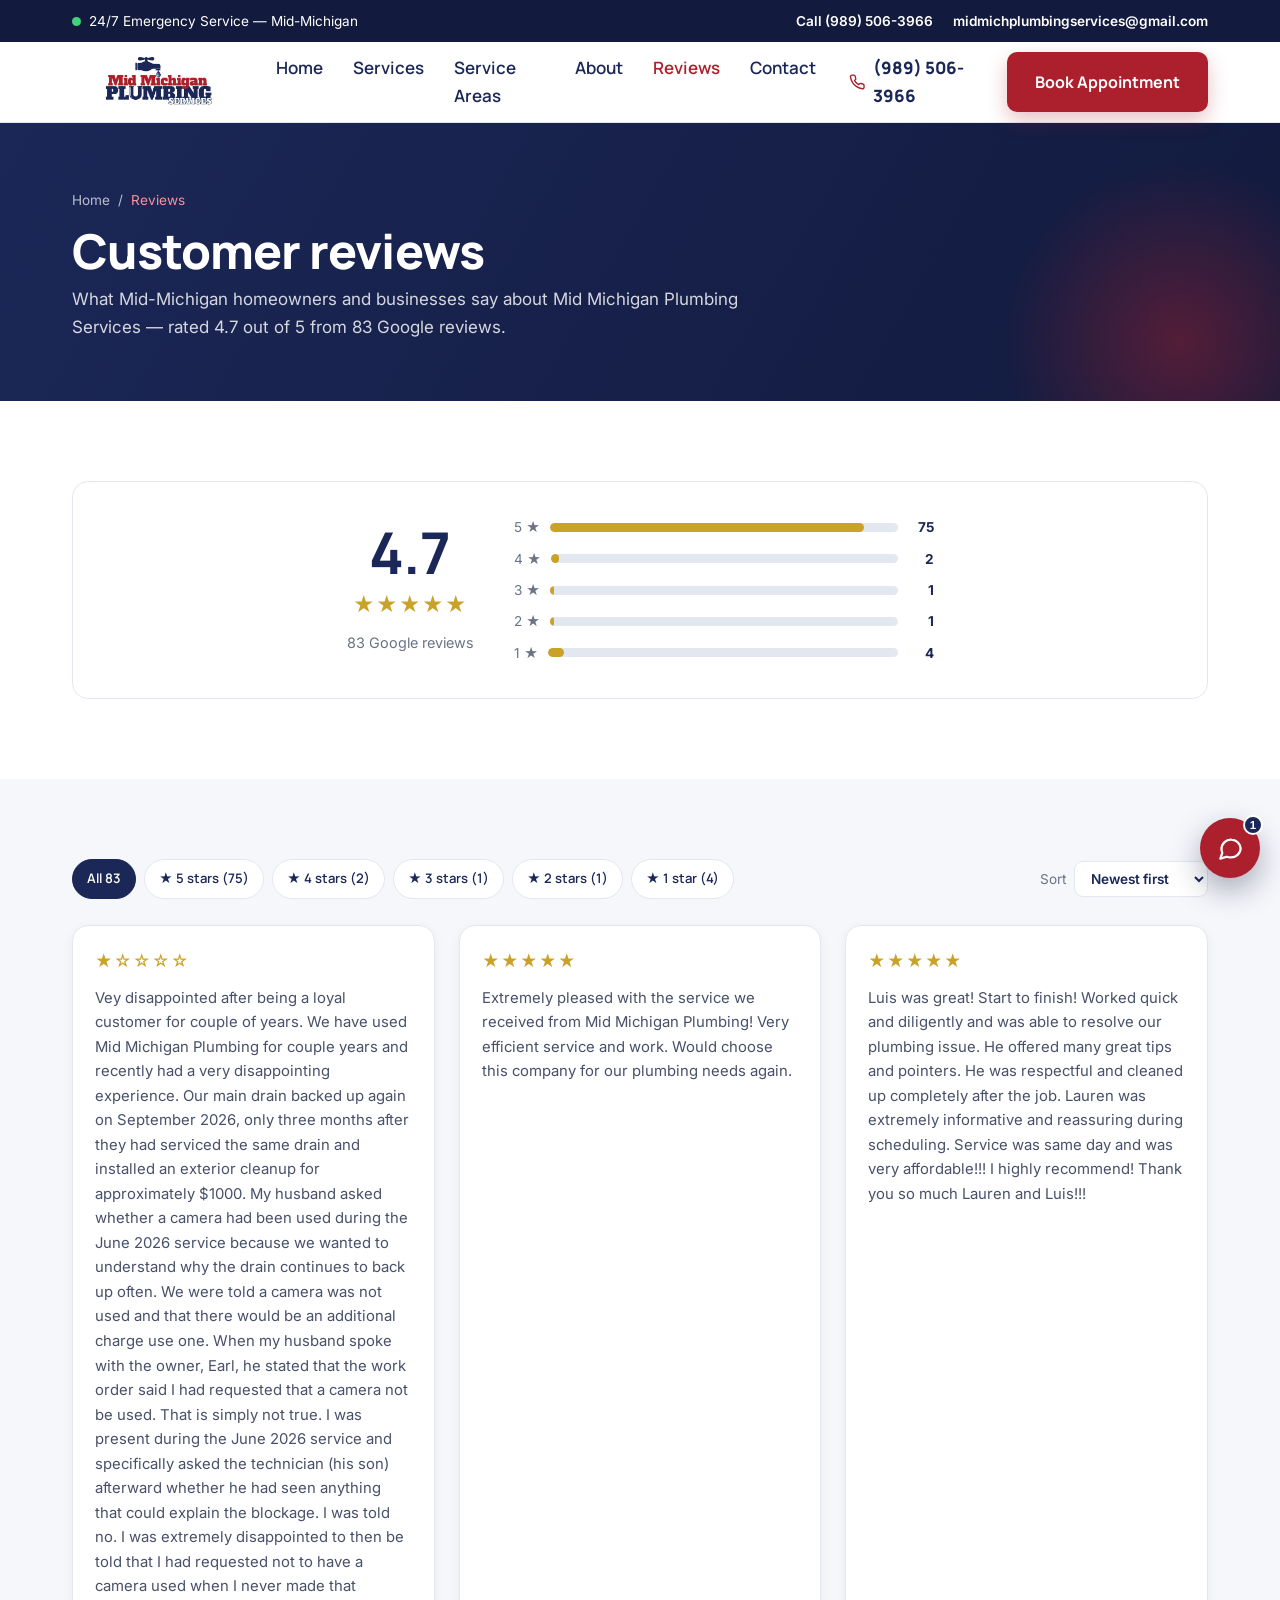
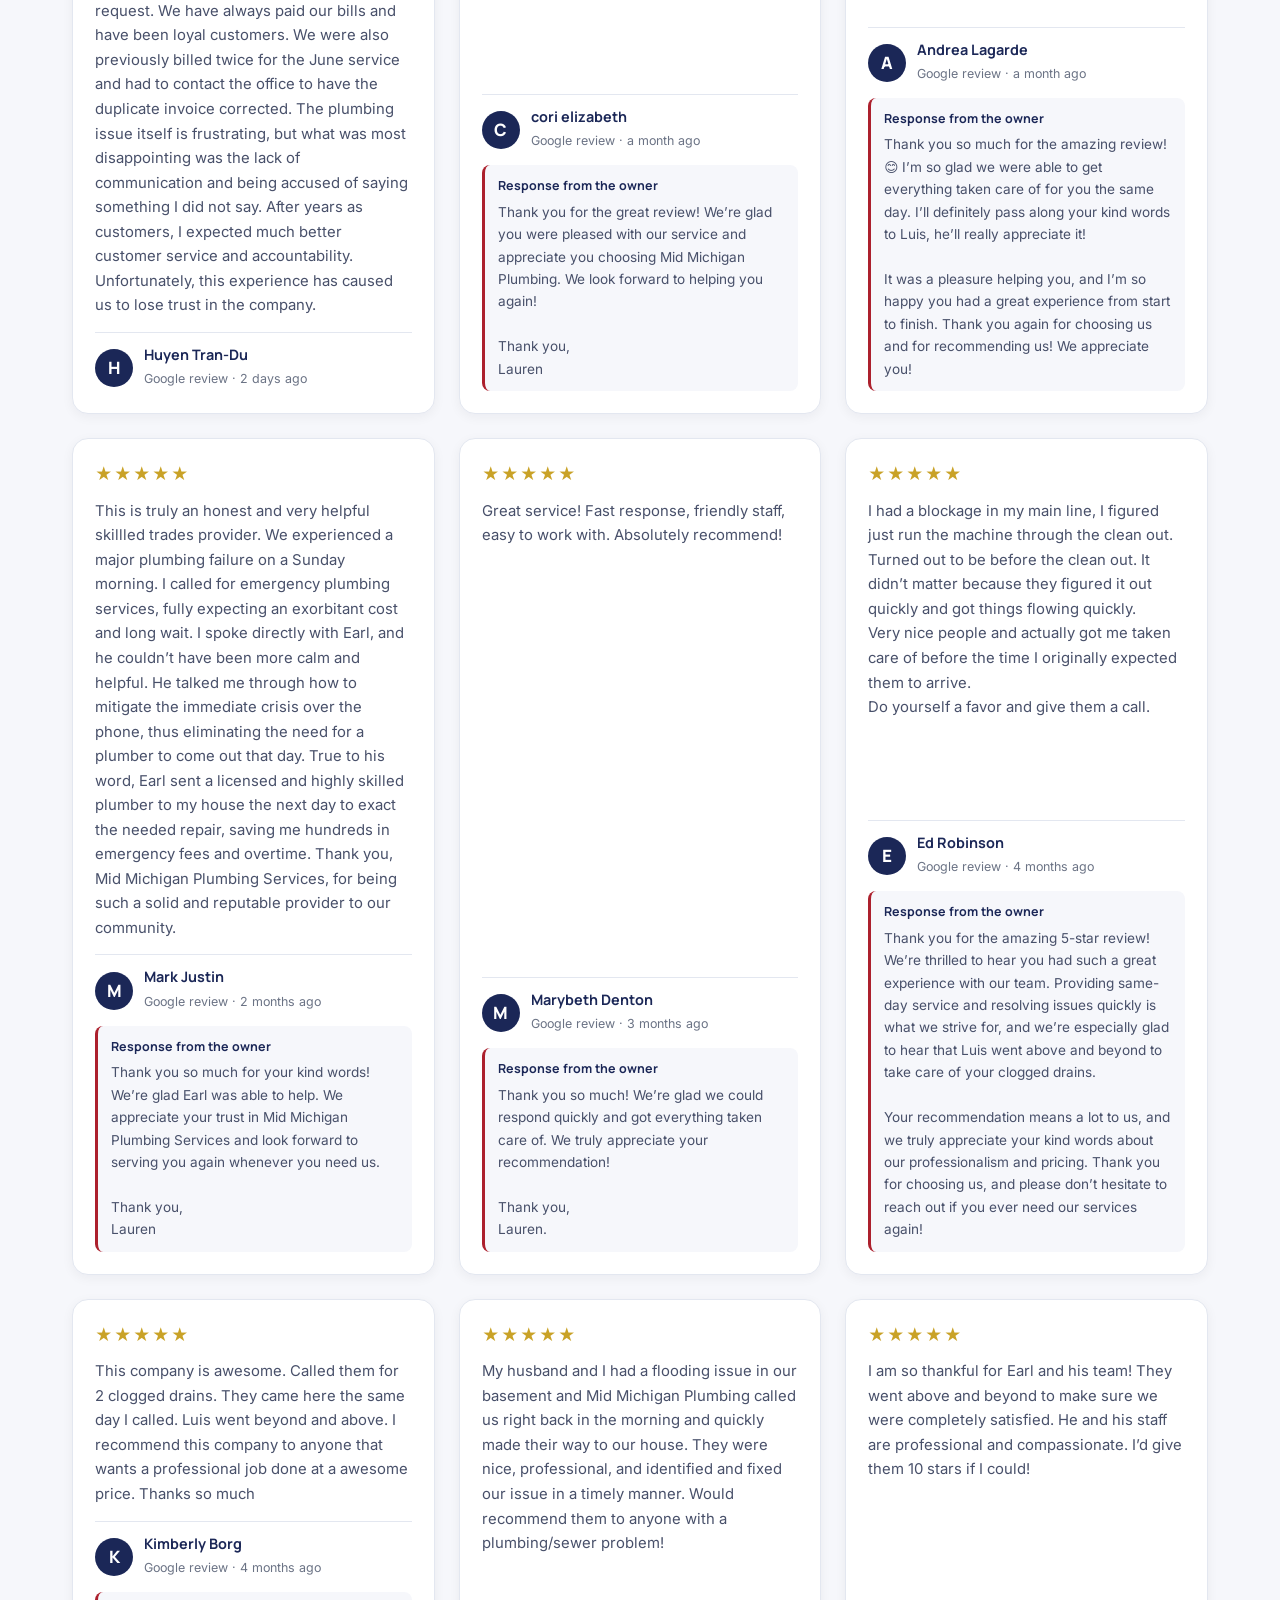
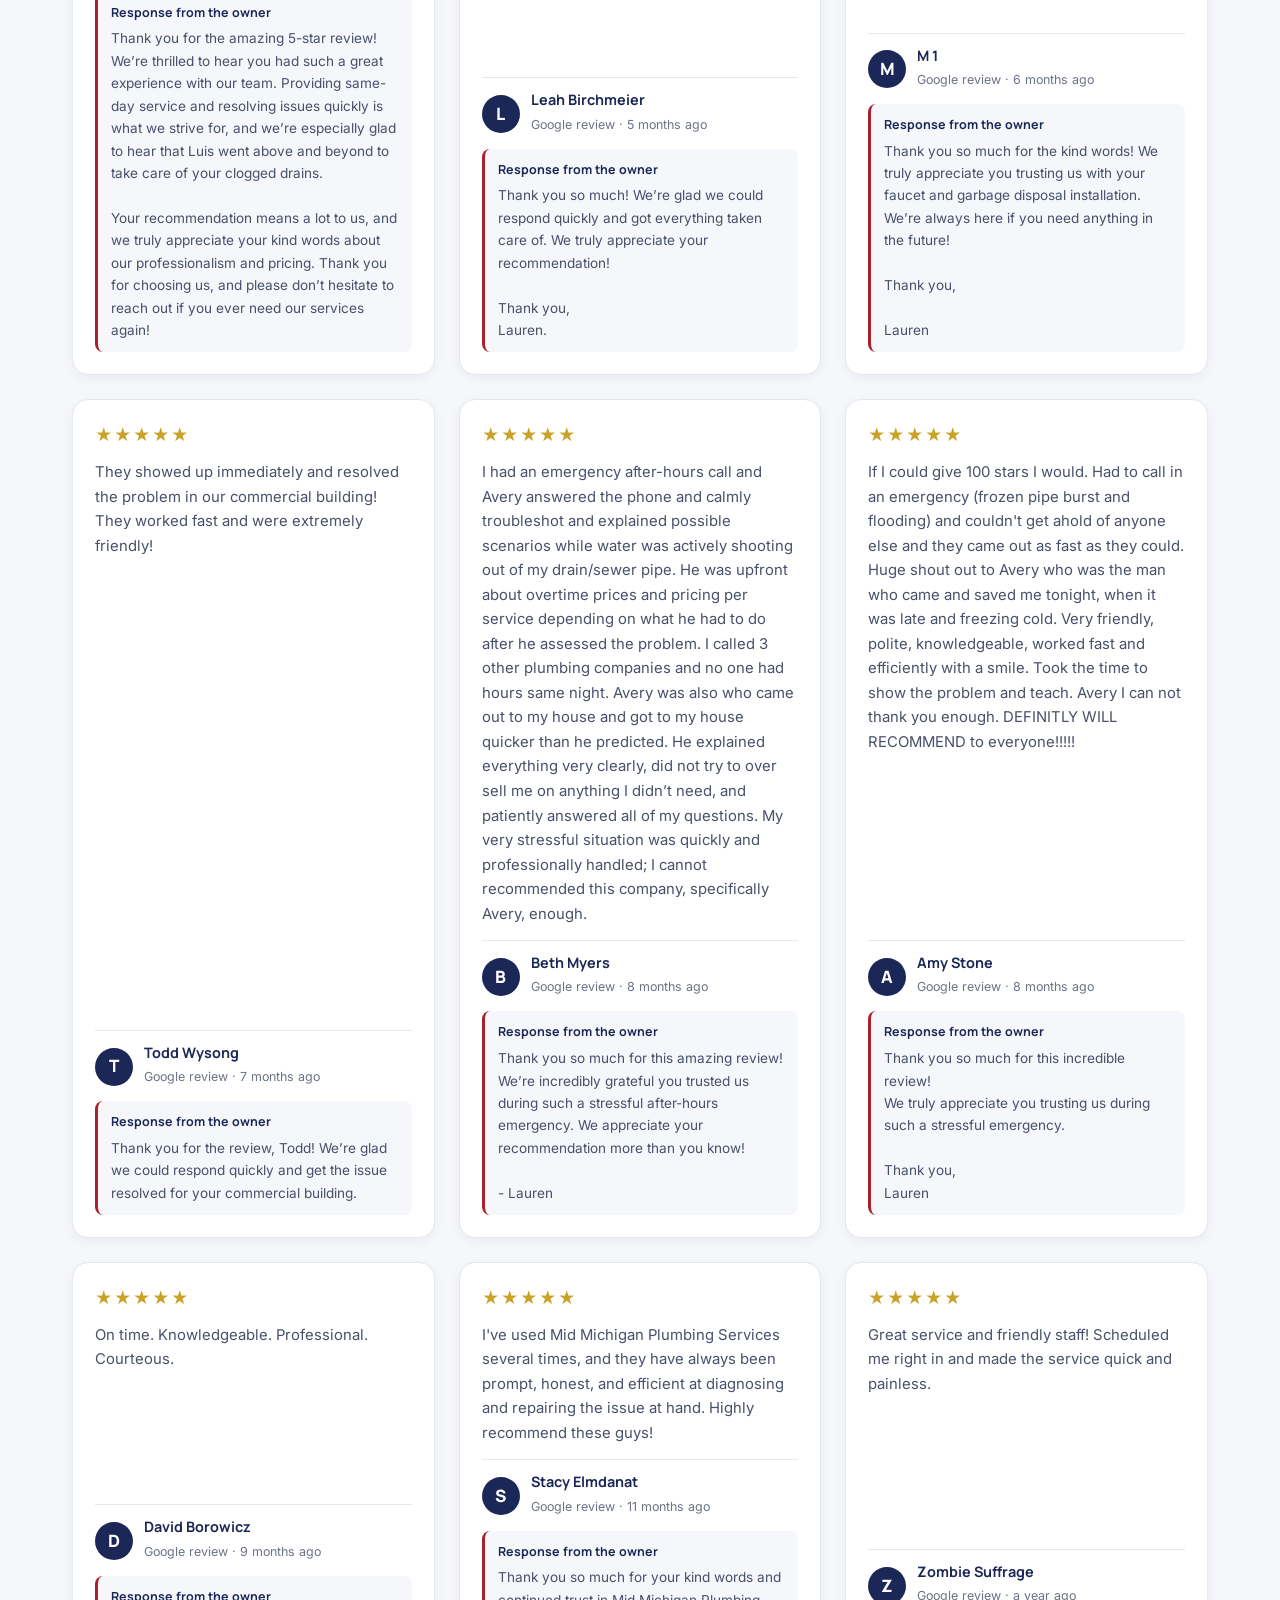
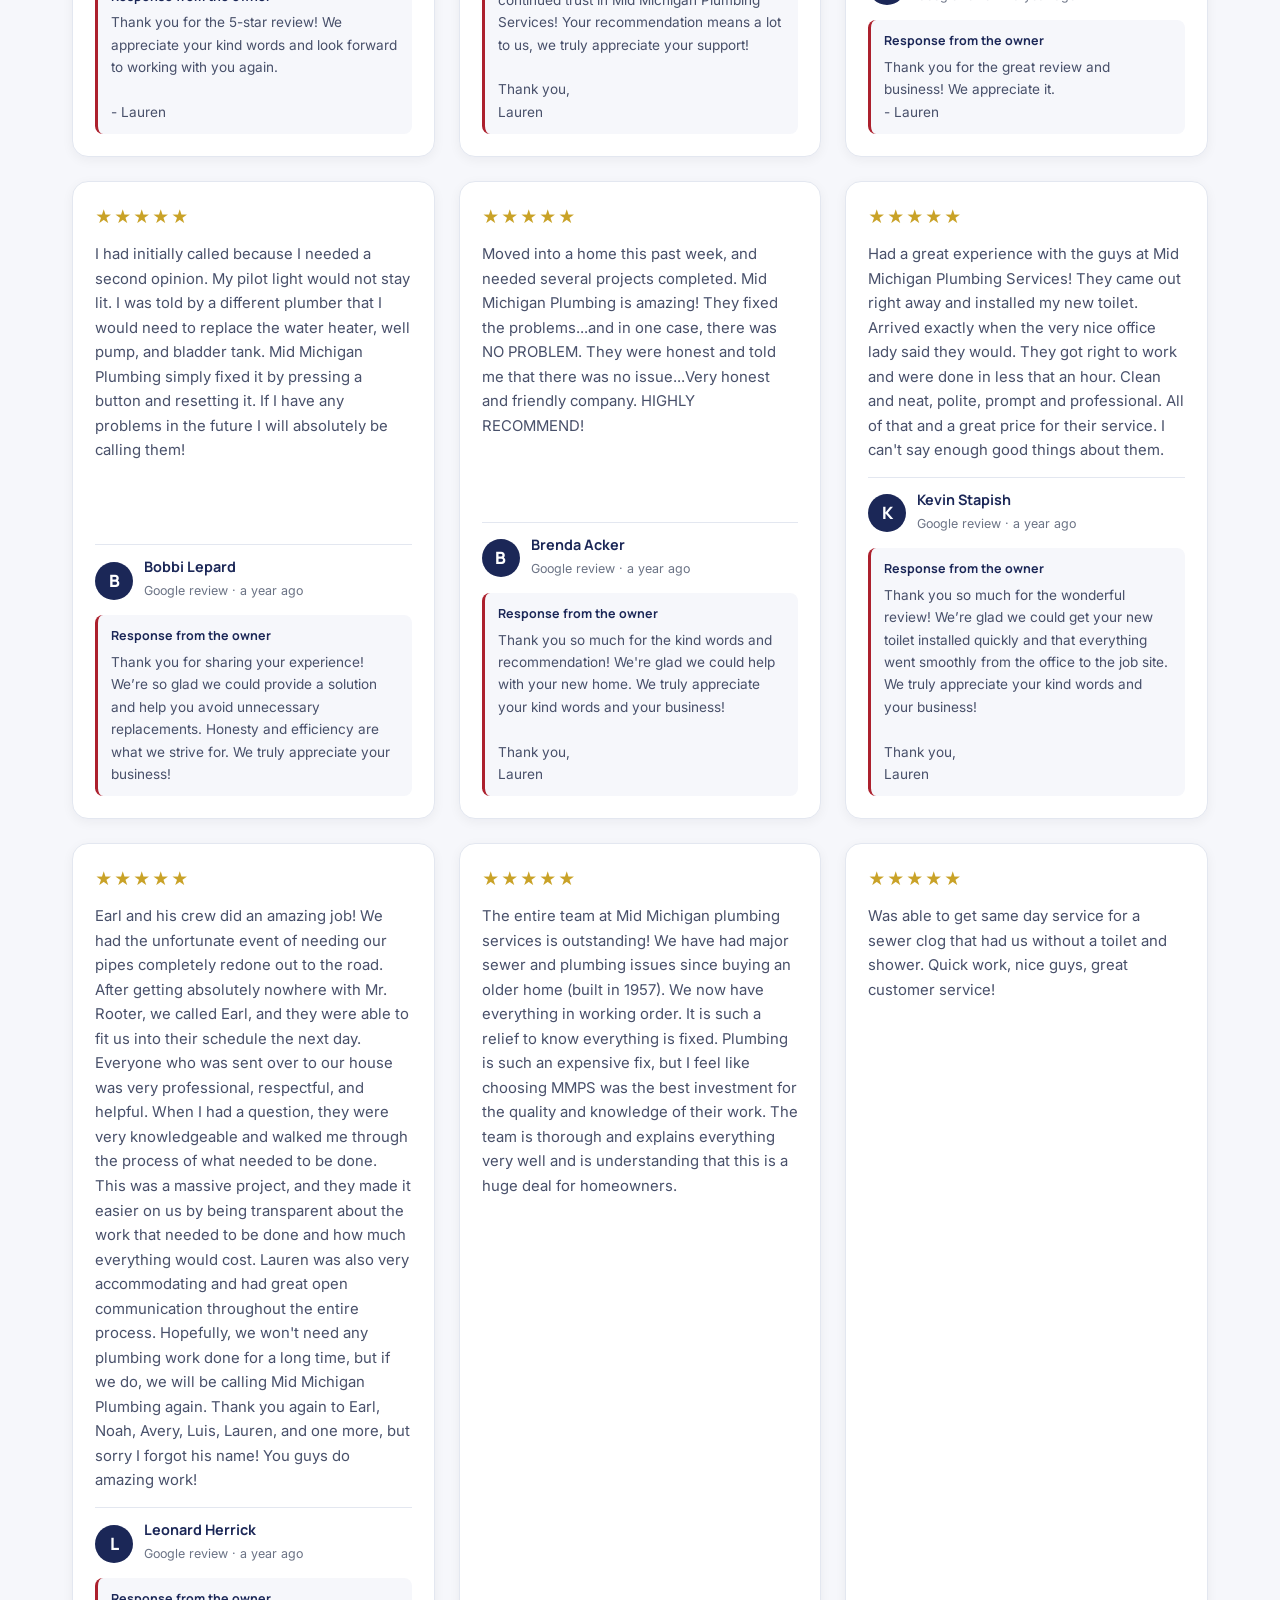
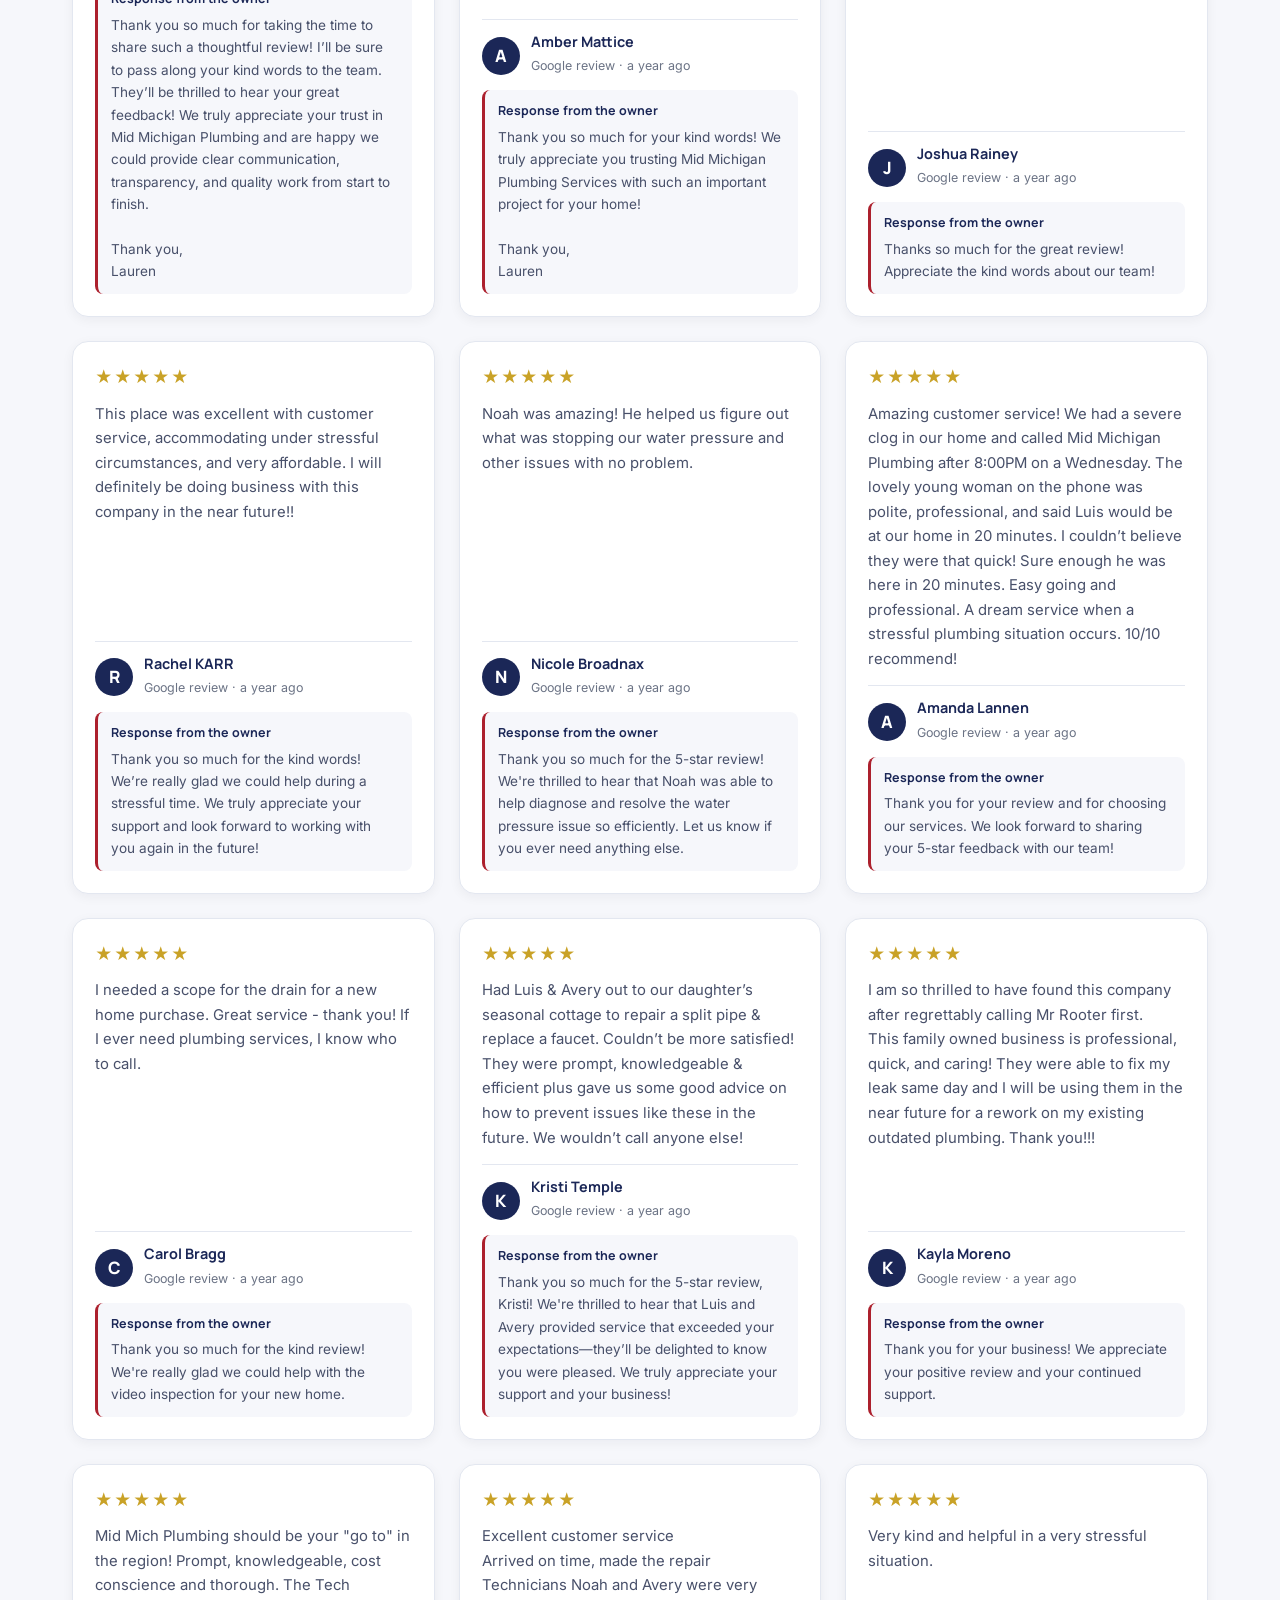
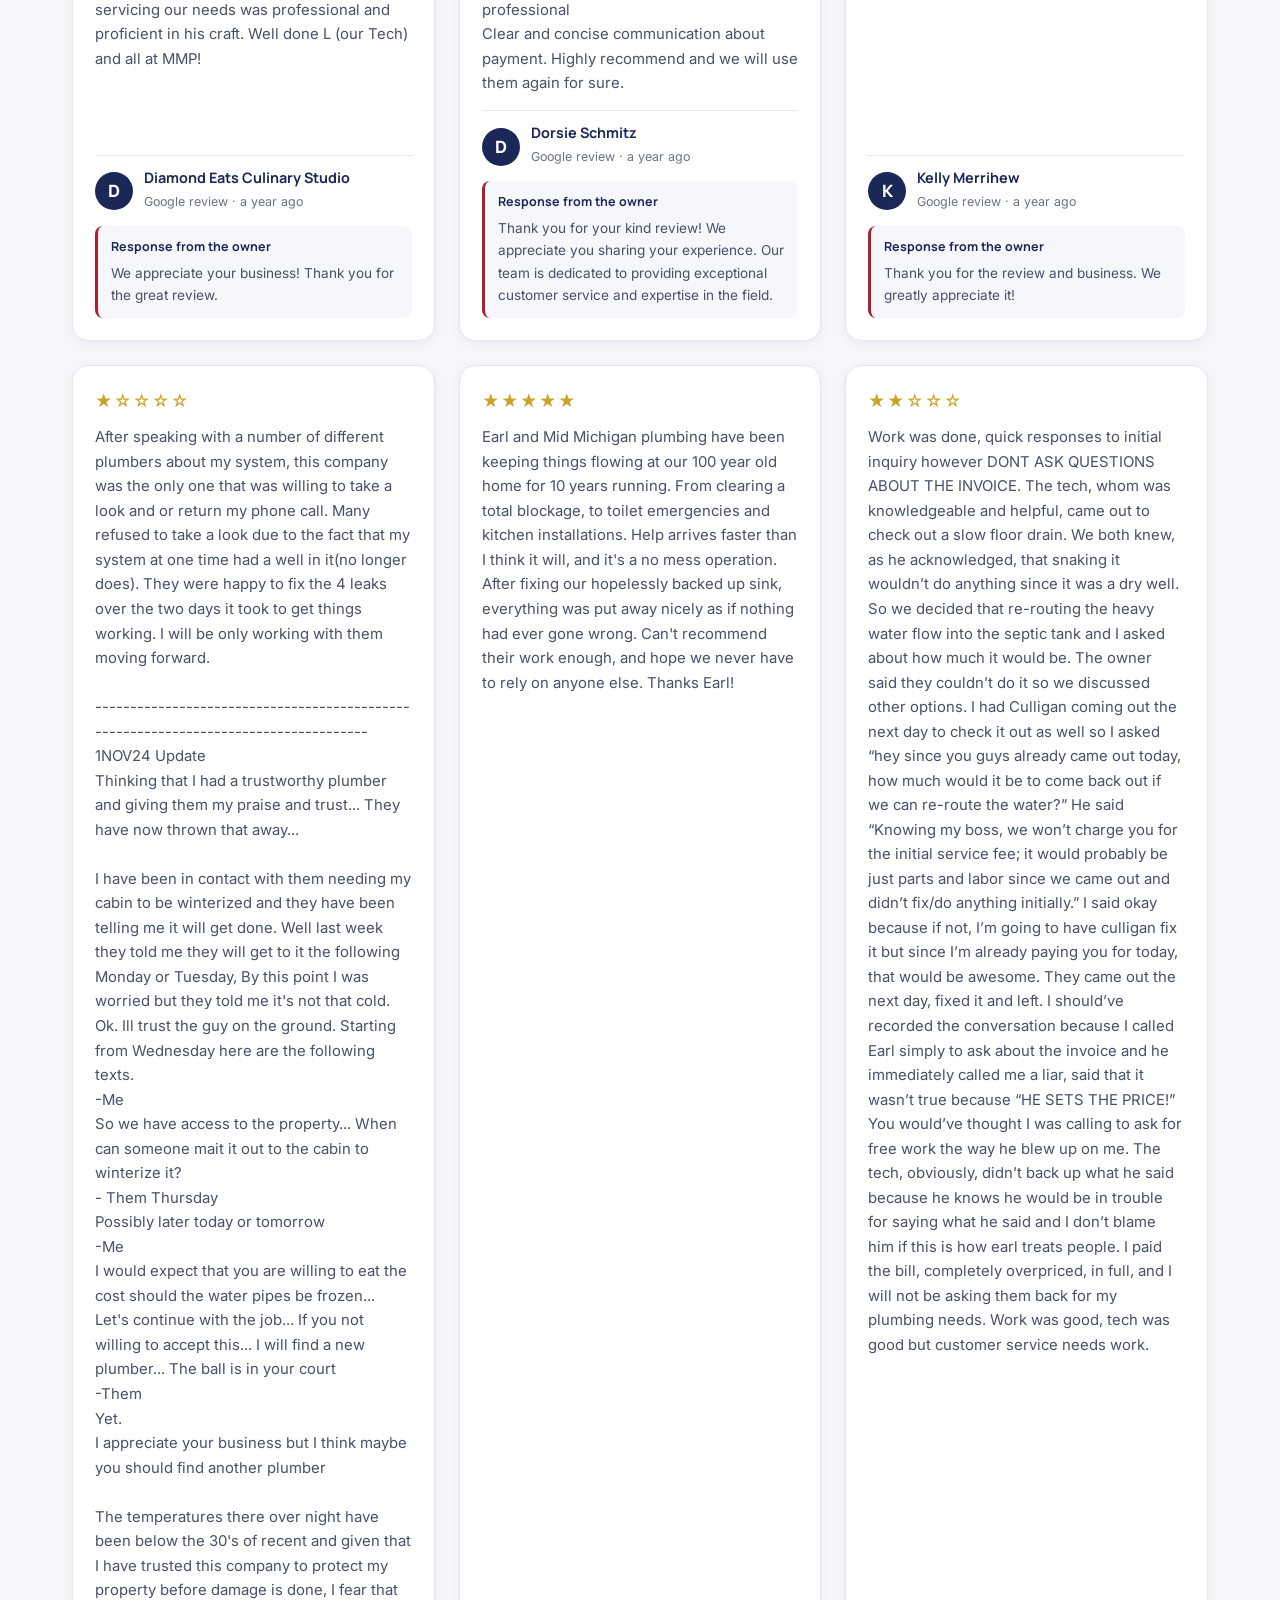
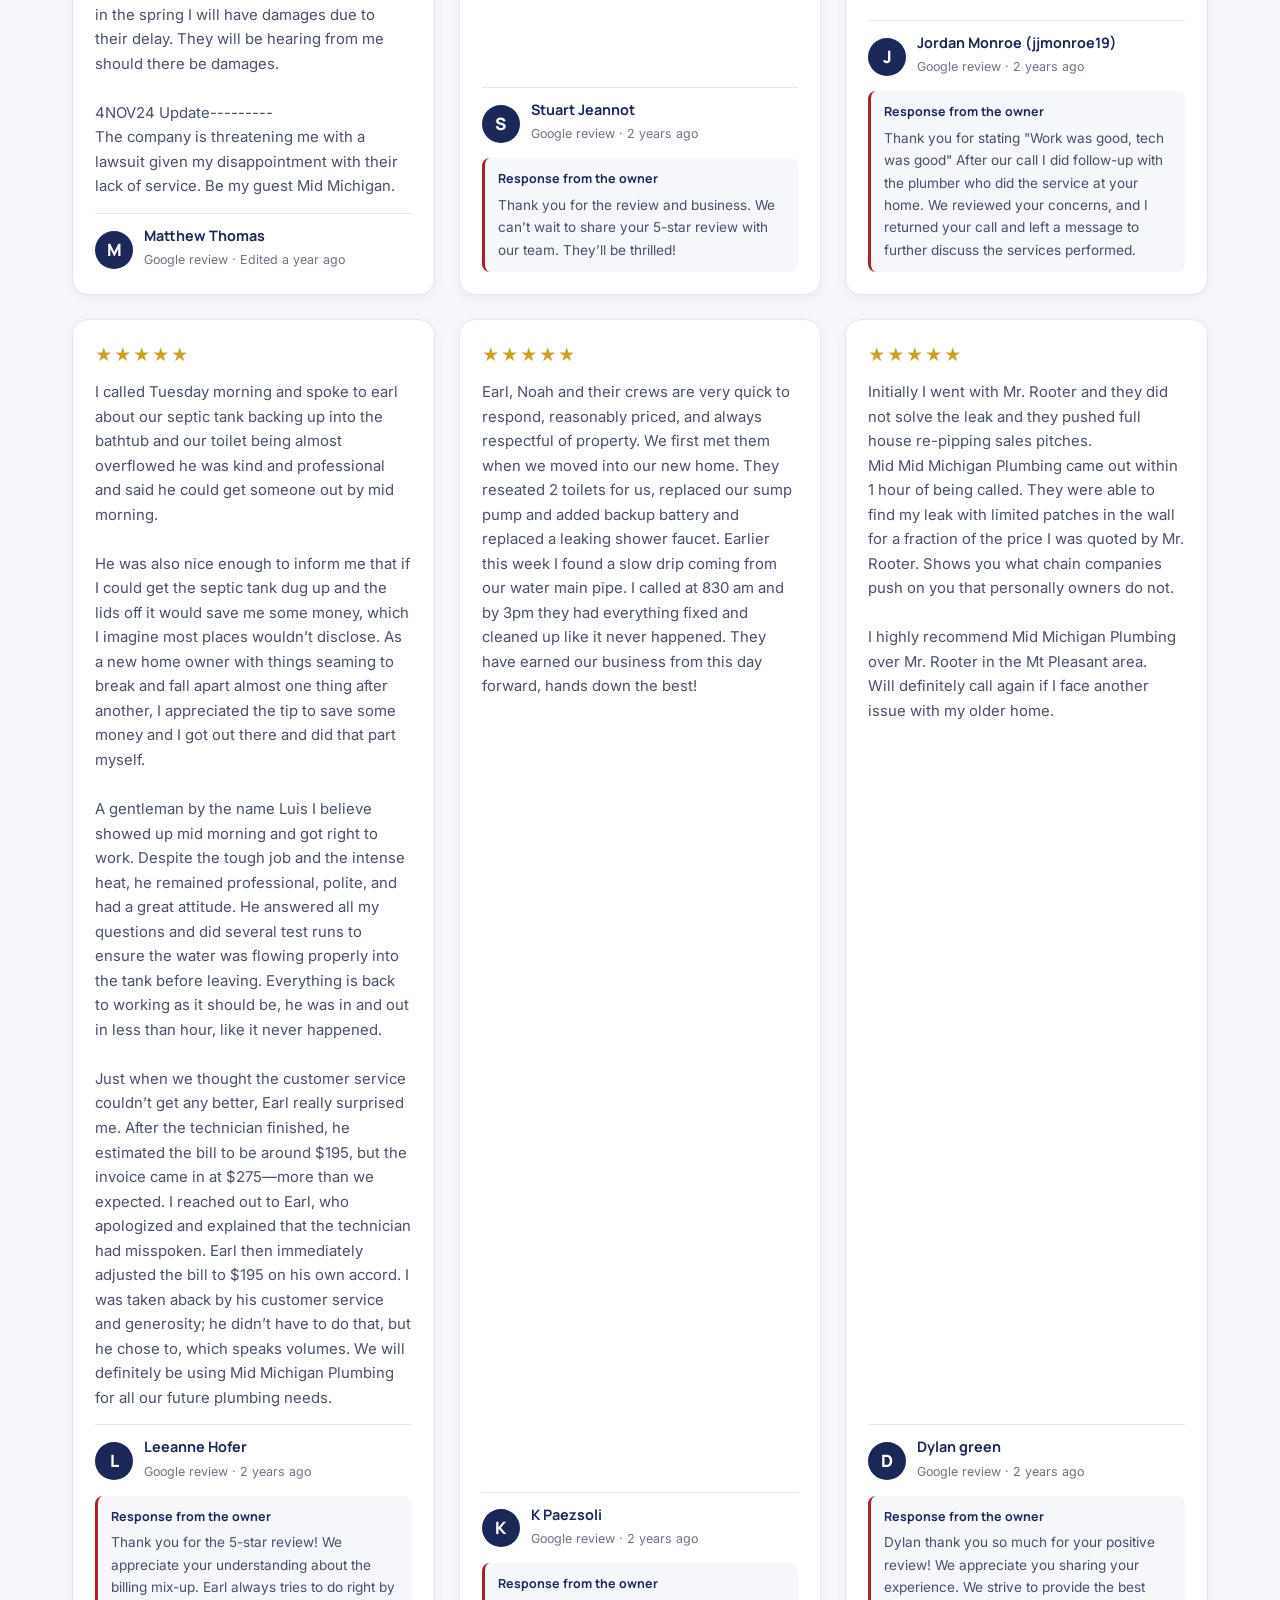
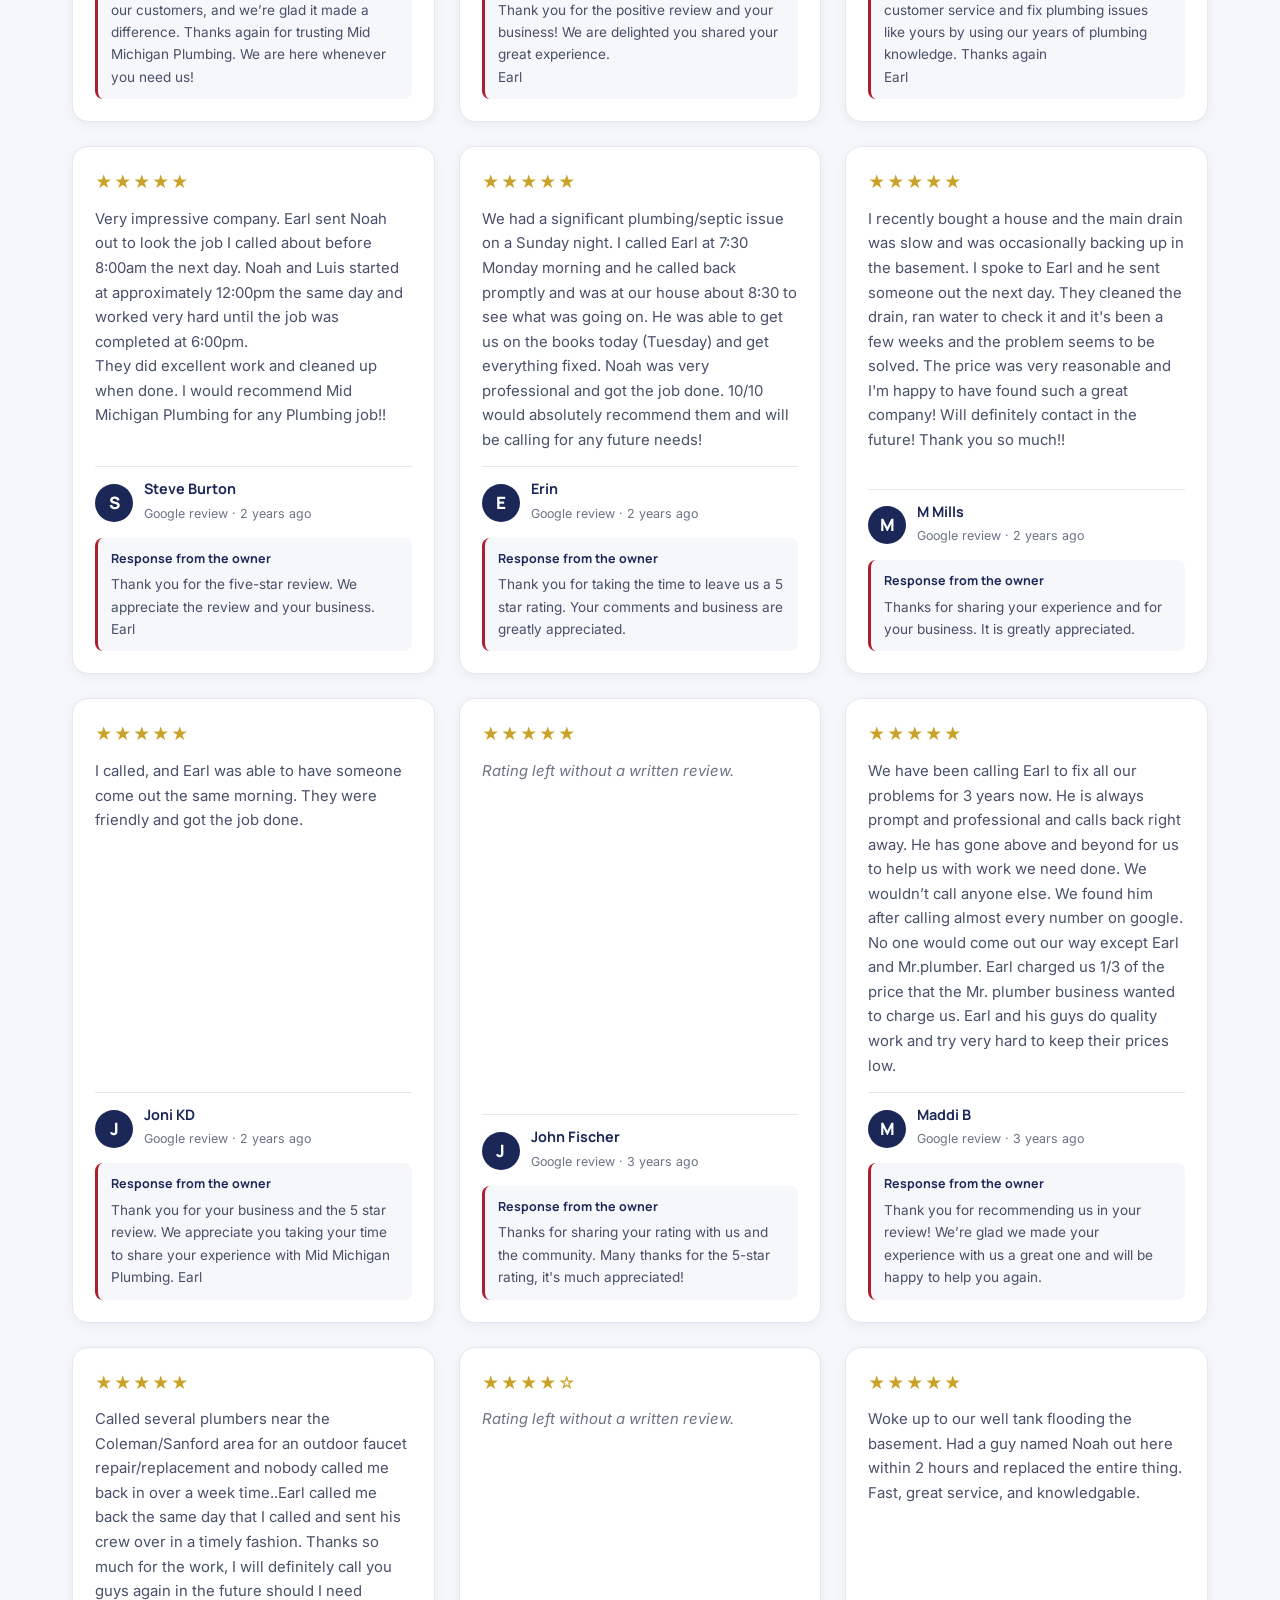
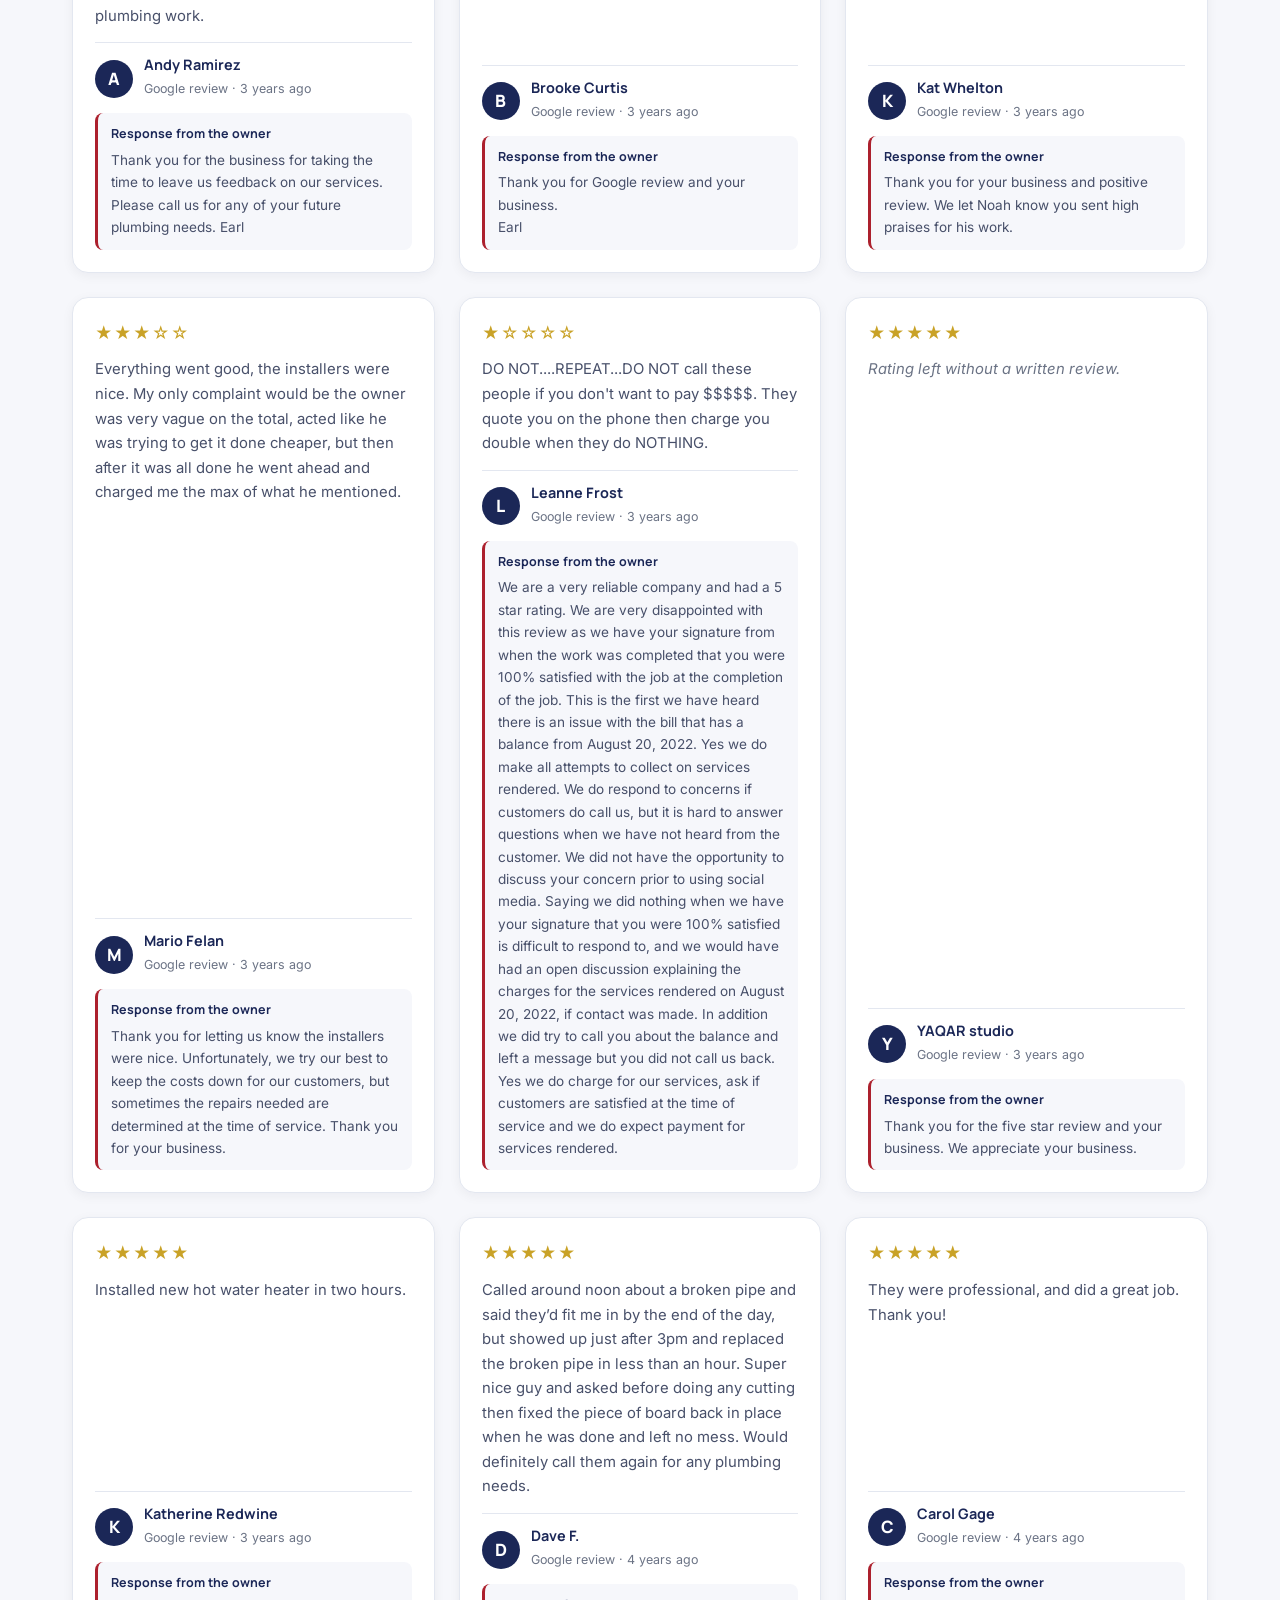
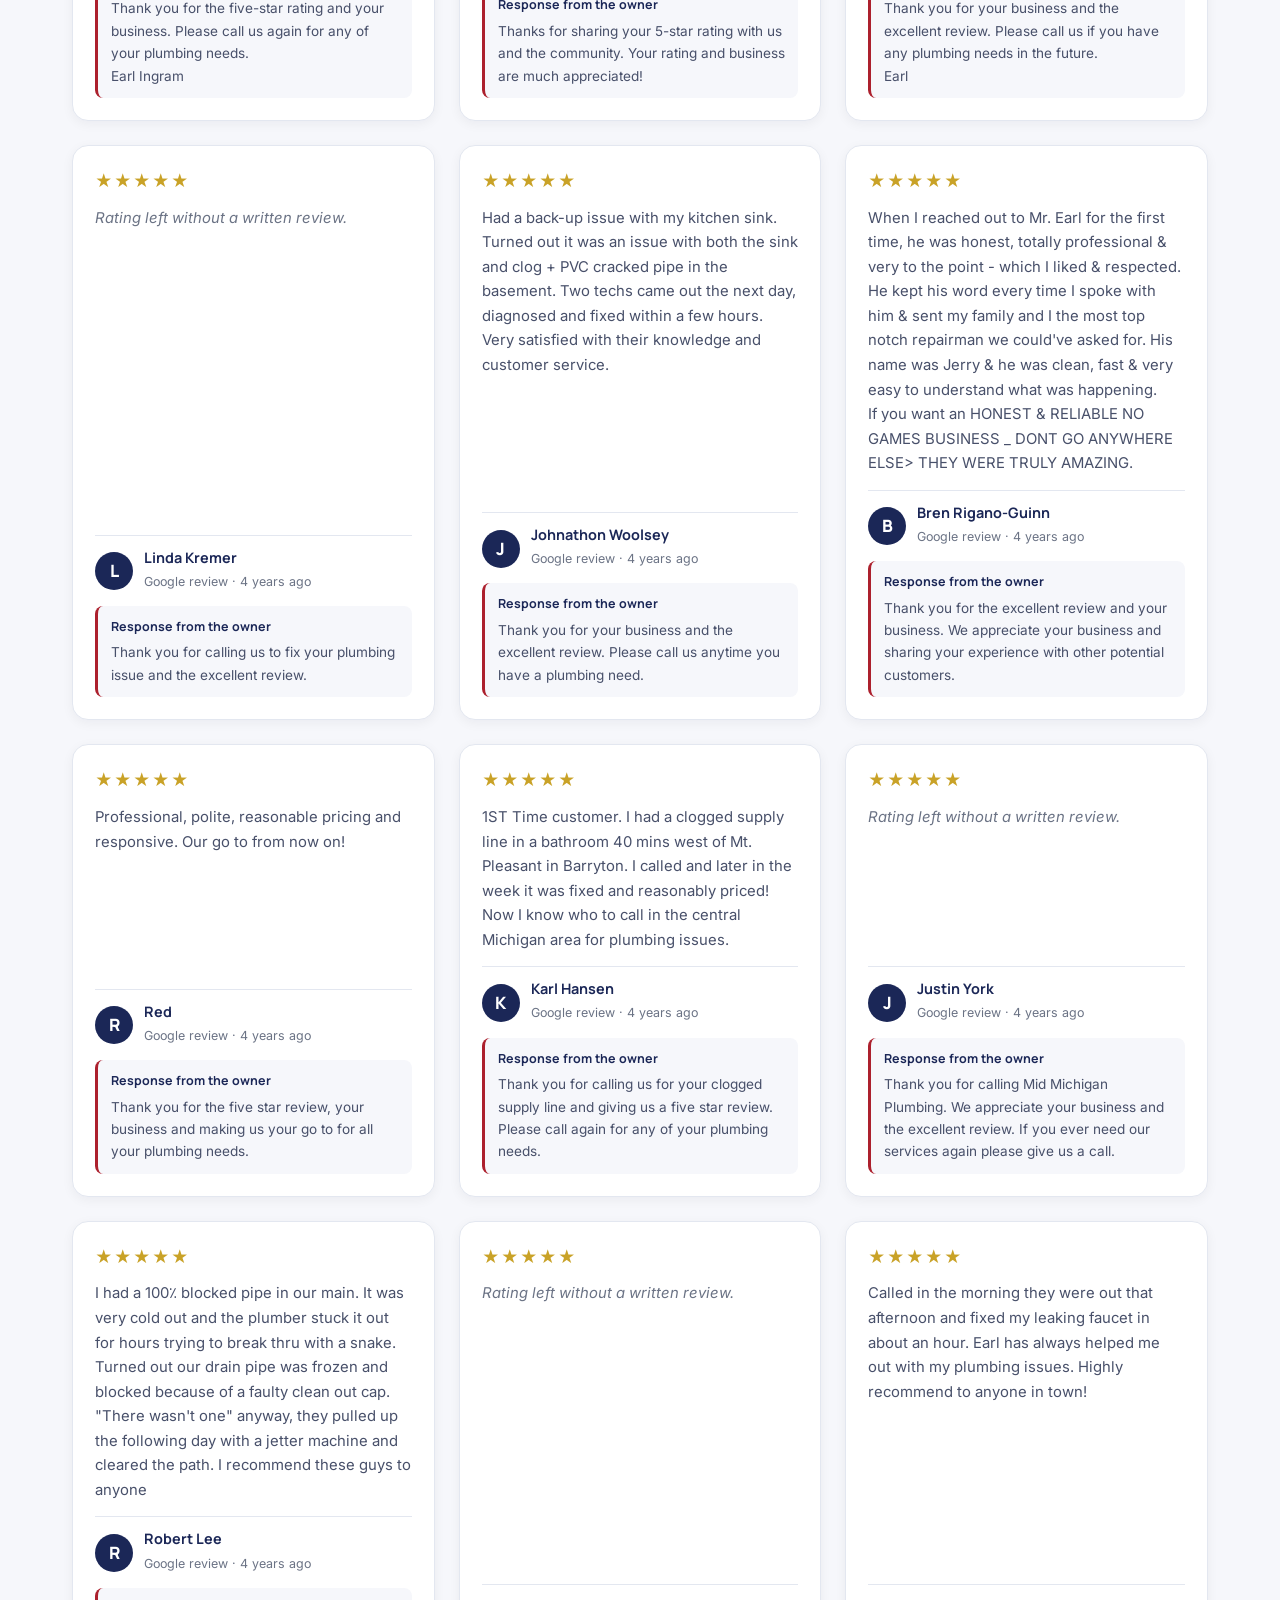
<file: reviews.html>
<!DOCTYPE html>
<html lang="en">
<head>
<meta charset="utf-8">
<meta name="viewport" content="width=device-width, initial-scale=1">
<title>Reviews | Mid Michigan Plumbing Services — 4.7★ from 83 Google reviews</title>
<meta name="description" content="Read 83 Google reviews of Mid Michigan Plumbing Services — rated 4.7 out of 5 across Clare, Alma, Mt. Pleasant and Midland, with the owner's responses."><link rel="canonical" href="https://midmichplumbing.com/reviews"><link rel="icon" href="assets/img/logo.png"><meta property="og:title" content="Reviews | Mid Michigan Plumbing Services"><meta property="og:description" content="83 Google reviews, rated 4.7 out of 5."><meta property="og:type" content="website">
<link rel="preconnect" href="https://fonts.googleapis.com">
<link rel="preconnect" href="https://fonts.gstatic.com" crossorigin>
<link href="https://fonts.googleapis.com/css2?family=Inter:wght@400;500;600;700&family=Manrope:wght@700;800&display=swap" rel="stylesheet">
<style>
:root{--navy:#1B2757;--navy2:#121A3D;--navy3:#33478C;--red:#AC202D;--red2:#8C1824;--ink:#141A2B;--slate:#48506A;--mut:#6B7385;--line:#E3E7F0;--bg:#F6F7FB;--gold:#C9A227;--r:16px}
*{box-sizing:border-box;margin:0;padding:0}
html{scroll-behavior:smooth}
body{font-family:Inter,system-ui,-apple-system,"Segoe UI",Roboto,sans-serif;color:var(--ink);background:#fff;font-size:17px;line-height:1.65;-webkit-font-smoothing:antialiased}
img{max-width:100%;display:block}
a{color:inherit;text-decoration:none}
h1,h2,h3{font-family:Manrope,Inter,system-ui,sans-serif;color:var(--navy);line-height:1.15;letter-spacing:-.02em;font-weight:800}
h1{font-size:clamp(1.9rem,4.2vw,3rem);margin-bottom:.4rem}
h2{font-size:clamp(1.55rem,3.2vw,2.3rem);margin-bottom:.5rem}
h3{font-size:1.13rem;margin-bottom:.35rem}
p{margin-bottom:1rem}
.container{max-width:1180px;margin:0 auto;padding:0 22px}
.eyebrow{display:inline-block;font-family:Manrope,sans-serif;font-weight:800;font-size:.76rem;letter-spacing:.16em;text-transform:uppercase;color:var(--red);margin-bottom:.6rem}
.lead{color:var(--slate);font-size:1.08rem}
.center{text-align:center}
.sec{padding:80px 0}.sec--bg{background:var(--bg)}.sec--navy{background:var(--navy);color:#fff}.sec--navy h2{color:#fff}
.shead{max-width:740px;margin:0 auto 46px;text-align:center}
.btn{display:inline-flex;align-items:center;justify-content:center;gap:.5em;font-family:Manrope,sans-serif;font-weight:700;font-size:1rem;padding:15px 26px;border-radius:10px;border:2px solid transparent;cursor:pointer;transition:.22s;white-space:nowrap}
.btn svg{width:18px;height:18px}
.btn-p{background:var(--red);color:#fff;box-shadow:0 8px 20px rgba(172,32,45,.28)}.btn-p:hover{background:var(--red2);transform:translateY(-2px)}
.btn-o{background:transparent;color:var(--navy);border-color:rgba(27,39,87,.3)}.btn-o:hover{background:var(--navy);color:#fff;transform:translateY(-2px)}
.btn-g{background:rgba(255,255,255,.12);color:#fff;border-color:rgba(255,255,255,.45)}.btn-g:hover{background:#fff;color:var(--navy)}
.btn-lg{padding:17px 30px;font-size:1.04rem}.btn-block{width:100%}
.top{background:var(--navy2);color:#fff;font-size:.85rem}
.top .container{display:flex;justify-content:space-between;align-items:center;gap:14px;min-height:42px;flex-wrap:wrap}
.top a{color:#fff;font-weight:600}
.top .dot{width:9px;height:9px;border-radius:50%;background:#43d17a;display:inline-block;margin-right:8px;animation:pl 2.2s infinite}
@keyframes pl{0%{box-shadow:0 0 0 0 rgba(67,209,122,.7)}70%{box-shadow:0 0 0 9px rgba(67,209,122,0)}100%{box-shadow:0 0 0 0 rgba(67,209,122,0)}}
.top .tb{display:flex;gap:20px}
.hdr{position:sticky;top:0;z-index:50;background:rgba(255,255,255,.97);backdrop-filter:blur(10px);border-bottom:1px solid var(--line)}
.hdr.sc{box-shadow:0 6px 22px rgba(18,26,61,.09)}
.nav{display:flex;align-items:center;justify-content:space-between;gap:20px;min-height:80px}
.brand img{height:50px}
.links{display:flex;gap:4px}
.links a{font-family:Manrope,sans-serif;font-weight:600;color:var(--navy);padding:10px 13px;border-radius:8px;transition:.2s}
.links a:hover{background:var(--bg);color:var(--red)}.links a.act{color:var(--red)}
.navcta{display:flex;align-items:center;gap:12px}
.navph{display:flex;align-items:center;gap:8px;font-family:Manrope,sans-serif;font-weight:800;color:var(--navy)}
.navph svg{width:18px;height:18px;color:var(--red)}
.burger{display:none;background:none;border:0;padding:10px;cursor:pointer}
.burger span{display:block;width:26px;height:2.5px;background:var(--navy);border-radius:2px;margin:5px 0;transition:.3s}
.burger.on span:nth-child(1){transform:translateY(7.5px) rotate(45deg)}.burger.on span:nth-child(2){opacity:0}.burger.on span:nth-child(3){transform:translateY(-7.5px) rotate(-45deg)}
.ph{background:linear-gradient(120deg,var(--navy),var(--navy2));color:#fff;padding:66px 0 60px;position:relative;overflow:hidden}
.ph:after{content:"";position:absolute;right:-80px;bottom:-120px;width:360px;height:360px;border-radius:50%;background:radial-gradient(circle,rgba(172,32,45,.42),transparent 70%)}
.ph .container{position:relative;z-index:2}.ph h1{color:#fff}.ph p{color:rgba(255,255,255,.82);max-width:680px;margin:0}
.bc{font-size:.85rem;color:rgba(255,255,255,.7);margin-bottom:12px}.bc span{color:#ff8f9b}
.grid{display:grid;gap:24px}.g3{grid-template-columns:repeat(3,1fr)}.g4{grid-template-columns:repeat(4,1fr)}.g2{grid-template-columns:repeat(2,1fr)}
.card{background:#fff;border:1px solid var(--line);border-radius:var(--r);padding:26px;box-shadow:0 1px 2px rgba(20,26,43,.05),0 3px 12px rgba(20,26,43,.05);transition:.3s;display:flex;flex-direction:column}
.card:hover{transform:translateY(-6px);box-shadow:0 18px 44px rgba(20,26,43,.12);border-color:#d5dbe9}
.ic{width:52px;height:52px;border-radius:13px;background:linear-gradient(145deg,var(--navy),var(--navy3));color:#fff;display:flex;align-items:center;justify-content:center;margin-bottom:16px}
.ic svg{width:26px;height:26px}
.card p{color:var(--slate);font-size:.94rem;margin-bottom:1rem}
.card .lk{margin-top:auto;font-family:Manrope,sans-serif;font-weight:700;color:var(--red);font-size:.92rem}
.feat{display:flex;gap:16px}
.fic{width:52px;height:52px;flex:none;border-radius:14px;background:linear-gradient(145deg,var(--navy),var(--navy3));color:#fff;display:flex;align-items:center;justify-content:center}
.fic svg{width:25px;height:25px}.feat h3{font-size:1.05rem}.feat p{color:var(--slate);font-size:.93rem;margin:0}
.split{display:grid;grid-template-columns:1fr 1fr;gap:50px;align-items:center}
.split .media{position:relative}.split img{border-radius:22px;box-shadow:0 26px 60px rgba(18,26,61,.18)}
.sbadge{position:absolute;left:-18px;bottom:24px;background:var(--red);color:#fff;border-radius:var(--r);padding:16px 22px;box-shadow:0 20px 44px rgba(18,26,61,.28);font-family:Manrope,sans-serif}
.sbadge b{display:block;font-size:1.8rem;line-height:1}.sbadge span{font-size:.78rem;opacity:.9}
.chk{margin:20px 0 26px;display:grid;gap:11px;list-style:none}
.chk li{display:flex;gap:11px;color:var(--slate)}.chk svg{width:21px;height:21px;color:var(--red);flex:none;margin-top:2px}
.area{background:#fff;border:1px solid var(--line);border-radius:var(--r);padding:24px;display:flex;gap:14px;box-shadow:0 3px 12px rgba(20,26,43,.05);transition:.3s}
.area:hover{transform:translateY(-4px);border-color:var(--navy3)}
.pin{width:44px;height:44px;flex:none;border-radius:50%;background:var(--bg);color:var(--red);display:flex;align-items:center;justify-content:center}
.pin svg{width:21px;height:21px}.area p{font-size:.88rem;color:var(--mut);margin:0}
.rh{display:flex;flex-wrap:wrap;gap:34px;justify-content:center;margin-bottom:40px;text-align:center}
.rh b{font-family:Manrope,sans-serif;font-size:3.4rem;color:var(--navy);line-height:1}
.stars{color:var(--gold);font-size:1.25rem;letter-spacing:2px;margin:4px 0}.rh span{color:var(--mut);font-size:.9rem}
.rev{background:#fff;border:1px solid var(--line);border-radius:var(--r);padding:24px;display:flex;flex-direction:column;box-shadow:0 3px 12px rgba(20,26,43,.05)}
.rev .stars{margin-bottom:10px}.rev p{color:var(--slate);font-size:.95rem;flex:1}
.rm{display:flex;align-items:center;gap:11px;margin-top:14px;padding-top:14px;border-top:1px solid var(--line)}
.rav{width:42px;height:42px;border-radius:50%;background:var(--navy);color:#fff;display:flex;align-items:center;justify-content:center;font-family:Manrope,sans-serif;font-weight:800}
.rm b{font-family:Manrope,sans-serif;color:var(--navy);font-size:.94rem;display:block;line-height:1.2}.rm small{color:var(--mut);font-size:.79rem}
.cgrid{display:grid;grid-template-columns:1fr 1.15fr;gap:44px;align-items:start}
.info{background:#fff;border:1px solid var(--line);border-radius:var(--r);padding:24px;display:flex;gap:14px;box-shadow:0 3px 12px rgba(20,26,43,.05);margin-bottom:15px}
.info .ic2{width:44px;height:44px;flex:none;border-radius:12px;background:var(--bg);color:var(--red);display:flex;align-items:center;justify-content:center}
.info .ic2 svg{width:21px;height:21px}.info h3{font-size:1rem}.info p,.info a{color:var(--slate);font-size:.94rem;margin:0}
.form{background:#fff;border:1px solid var(--line);border-radius:22px;padding:34px;box-shadow:0 10px 30px rgba(20,26,43,.09)}
.f{margin-bottom:16px}.f label{display:block;font-family:Manrope,sans-serif;font-weight:700;font-size:.87rem;margin-bottom:6px;color:var(--navy)}
.f input,.f select,.f textarea{width:100%;font:inherit;font-size:.95rem;padding:13px 15px;border:1.5px solid var(--line);border-radius:10px;background:#fbfcfe;color:var(--ink)}
.f input:focus,.f select:focus,.f textarea:focus{outline:none;border-color:var(--navy3);box-shadow:0 0 0 4px rgba(51,71,140,.13);background:#fff}
.f textarea{min-height:120px;resize:vertical}.note{font-size:.81rem;color:var(--mut);margin-top:6px}
.msg{display:none;margin-top:14px;padding:13px 15px;border-radius:10px;background:#e9f7ef;color:#1c7a45;border:1px solid #bde7cd;font-size:.9rem}.msg.on{display:block}
.map{border:0;width:100%;height:330px;border-radius:var(--r);filter:grayscale(.15)}
.mapwrap{border-radius:var(--r);overflow:hidden;box-shadow:0 10px 30px rgba(20,26,43,.09);border:1px solid var(--line)}
.faq{border:1px solid var(--line);border-radius:10px;background:#fff;margin-bottom:12px;overflow:hidden}
.fq{width:100%;text-align:left;background:none;border:0;font:inherit;font-family:Manrope,sans-serif;font-weight:700;color:var(--navy);padding:18px 20px;display:flex;justify-content:space-between;gap:14px;cursor:pointer}
.fq svg{width:20px;height:20px;flex:none;color:var(--red);transition:.3s}.faq.on .fq svg{transform:rotate(45deg)}
.fa{max-height:0;overflow:hidden;transition:max-height .35s}.fa p{padding:0 20px 18px;margin:0;color:var(--slate);font-size:.94rem}
.band{background:linear-gradient(120deg,var(--navy),var(--navy2) 60%,#0d1330);color:#fff;border-radius:22px;padding:50px;display:flex;flex-wrap:wrap;align-items:center;justify-content:space-between;gap:26px;position:relative;overflow:hidden}
.band:after{content:"";position:absolute;right:-60px;top:-60px;width:300px;height:300px;border-radius:50%;background:radial-gradient(circle,rgba(172,32,45,.5),transparent 70%)}
.band h2{color:#fff;margin-bottom:.3em;position:relative}.band p{color:rgba(255,255,255,.82);margin:0;position:relative}
.band .acts{display:flex;gap:14px;flex-wrap:wrap;position:relative}
footer{background:var(--navy2);color:rgba(255,255,255,.78);padding:64px 0 0}
footer h4{color:#fff;font-family:Manrope,sans-serif;font-size:1rem;margin-bottom:16px}footer a:hover{color:#fff}
.fg{display:grid;grid-template-columns:1.5fr 1fr 1fr 1.2fr;gap:38px;padding-bottom:44px}
.fg .brand img{height:46px;background:#fff;padding:6px 10px;border-radius:8px}
.fg li{margin-bottom:9px;font-size:.91rem;list-style:none}
.fb{border-top:1px solid rgba(255,255,255,.14);padding:20px 0;display:flex;flex-wrap:wrap;justify-content:space-between;gap:10px;font-size:.83rem}
.sticky{display:none;position:fixed;left:0;right:0;bottom:0;z-index:60;background:#fff;border-top:1px solid var(--line);padding:10px 14px;gap:10px;box-shadow:0 -8px 24px rgba(18,26,61,.12)}
.sticky .btn{flex:1;padding:14px 10px;font-size:.95rem}
.rv{opacity:0;transform:translateY(26px);transition:opacity .7s cubic-bezier(.2,.7,.3,1),transform .7s cubic-bezier(.2,.7,.3,1)}.rv.in{opacity:1;transform:none}
@media(max-width:1024px){.g4{grid-template-columns:repeat(2,1fr)}.g3{grid-template-columns:repeat(2,1fr)}.fg{grid-template-columns:1fr 1fr}}
@media(max-width:860px){.links{position:fixed;top:0;right:-100%;height:100vh;width:min(84vw,340px);background:#fff;flex-direction:column;gap:2px;padding:100px 22px 30px;box-shadow:-20px 0 50px rgba(18,26,61,.18);transition:right .35s cubic-bezier(.2,.7,.3,1);z-index:70}.links.on{right:0}.links a{padding:15px;border-bottom:1px solid var(--line);font-size:1.05rem}.burger{display:block;z-index:80}.navcta .btn{display:none}.split,.cgrid,.g2{grid-template-columns:1fr}.sticky{display:flex}body{padding-bottom:72px}.sec{padding:58px 0}}
@media(max-width:640px){.g3,.g4{grid-template-columns:1fr}.fg{grid-template-columns:1fr}.top .tb{display:none}.sbadge{left:12px}}
@media(prefers-reduced-motion:reduce){*{animation-duration:.001ms!important;transition-duration:.001ms!important}.rv{opacity:1;transform:none}}


.cardimg{width:100%;height:172px;object-fit:cover;border-radius:10px;margin-bottom:18px;display:block;background:var(--bg)}

/* ===== Reviews page ===== */
.rsummary{display:flex;flex-wrap:wrap;gap:40px;align-items:center;justify-content:center;background:#fff;border:1px solid var(--line);border-radius:var(--r);padding:34px}
.rbig{text-align:center}
.rbig b{font-family:Manrope,Inter,sans-serif;font-size:3.6rem;color:var(--navy);line-height:1;display:block}
.rstars{color:var(--gold);font-size:1.3rem;letter-spacing:2px;margin:6px 0}
.rbig span{color:var(--mut);font-size:.9rem}
.rbars{display:grid;gap:9px;min-width:260px;flex:1;max-width:420px}
.rbar{display:flex;align-items:center;gap:10px;font-size:.85rem;color:var(--mut)}
.rbar .track{flex:1;height:9px;background:var(--line);border-radius:999px;overflow:hidden}
.rbar .track i{display:block;height:100%;background:var(--gold);border-radius:999px}
.rbar b{min-width:26px;text-align:right;color:var(--navy)}
.rcontrols{display:flex;flex-wrap:wrap;gap:14px;justify-content:space-between;align-items:center;margin-bottom:26px}
.rchips{display:flex;flex-wrap:wrap;gap:8px}
.rchips button{font:inherit;font-size:.82rem;font-weight:600;font-family:Manrope,Inter,sans-serif;color:var(--navy);background:#fff;border:1.5px solid var(--line);border-radius:999px;padding:8px 14px;cursor:pointer;transition:.2s}
.rchips button:hover{border-color:var(--navy3)}
.rchips button.on{background:var(--navy);color:#fff;border-color:var(--navy)}
.rsort{display:flex;align-items:center;gap:8px;font-size:.85rem;color:var(--mut)}
.rsort select{font:inherit;font-size:.85rem;padding:8px 12px;border:1.5px solid var(--line);border-radius:9px;background:#fff;color:var(--navy);font-weight:600}
.revcard{background:#fff;border:1px solid var(--line);border-radius:var(--r);padding:22px;display:flex;flex-direction:column;box-shadow:0 3px 12px rgba(20,26,43,.05)}
.revcard.hide{display:none}
.revstars{color:var(--gold);letter-spacing:2px;font-size:1.05rem;margin-bottom:10px}
.revtext{color:var(--slate);font-size:.93rem;white-space:pre-line;margin-bottom:14px;flex:1}
.revtext.rnone{color:var(--mut);font-style:italic}
.revmeta{display:flex;align-items:center;gap:11px;padding-top:13px;border-top:1px solid var(--line);margin-top:auto}
.rav{width:38px;height:38px;border-radius:50%;background:var(--navy);color:#fff;display:flex;align-items:center;justify-content:center;font-family:Manrope,Inter,sans-serif;font-weight:800;flex:none}
.revmeta b{font-family:Manrope,Inter,sans-serif;color:var(--navy);font-size:.9rem;display:block;line-height:1.2}
.revmeta small{color:var(--mut);font-size:.78rem}
.revown{margin-top:12px;background:var(--bg);border-left:3px solid var(--red);border-radius:8px;padding:11px 13px;font-size:.85rem;color:var(--slate)}
.revown b{color:var(--navy);font-family:Manrope,Inter,sans-serif;font-size:.78rem;display:block;margin-bottom:4px}
.revown p{margin:0;white-space:pre-line}
.rnote{text-align:center;color:var(--mut);font-size:.82rem;margin-top:30px;max-width:760px;margin-left:auto;margin-right:auto}
/* ===== Chat widget ===== */
.mmc{position:fixed;right:20px;bottom:22px;z-index:90;font-family:Inter,system-ui,-apple-system,"Segoe UI",Roboto,sans-serif}
.mmc-launch{width:60px;height:60px;border-radius:50%;border:0;background:#AC202D;color:#fff;cursor:pointer;box-shadow:0 12px 30px rgba(18,26,61,.35);display:flex;align-items:center;justify-content:center;position:relative;transition:.25s}
.mmc-launch:hover{transform:translateY(-3px) scale(1.04);background:#8C1824}
.mmc-launch svg{width:27px;height:27px}
.mmc-launch .i-x{display:none}
.mmc-launch.on .i-chat{display:none}
.mmc-launch.on .i-x{display:block}
.mmc-badge{position:absolute;top:-3px;right:-3px;min-width:20px;height:20px;border-radius:999px;background:#1B2757;color:#fff;font-size:.72rem;font-weight:700;display:flex;align-items:center;justify-content:center;border:2px solid #fff}
.mmc-badge.hide{display:none}
.mmc-panel{position:absolute;right:0;bottom:74px;width:min(92vw,378px);height:min(72vh,560px);background:#fff;border:1px solid #E3E7F0;border-radius:20px;box-shadow:0 28px 70px rgba(18,26,61,.3);display:flex;flex-direction:column;overflow:hidden;opacity:0;transform:translateY(14px) scale(.97);pointer-events:none;transition:.28s cubic-bezier(.2,.7,.3,1)}
.mmc-panel.on{opacity:1;transform:none;pointer-events:auto}
.mmc-head{background:linear-gradient(120deg,#1B2757,#121A3D);color:#fff;padding:13px 15px;display:flex;align-items:center;gap:11px;flex:none}
.mmc-head img{height:34px;background:#fff;padding:3px 6px;border-radius:7px}
.mmc-head b{font-family:Manrope,Inter,sans-serif;font-size:.95rem;display:block;line-height:1.15}
.mmc-head small{font-size:.74rem;opacity:.85;display:flex;align-items:center;gap:6px}
.mmc-head small i{width:7px;height:7px;border-radius:50%;background:#43d17a;display:inline-block}
.mmc-x{margin-left:auto;background:rgba(255,255,255,.14);border:0;color:#fff;width:30px;height:30px;border-radius:8px;font-size:1.15rem;line-height:1;cursor:pointer;flex:none}
.mmc-x:hover{background:rgba(255,255,255,.3)}
.mmc-body{flex:1;overflow-y:auto;padding:15px;background:#F6F7FB;display:flex;flex-direction:column;gap:10px}
.mmc-m{max-width:87%;padding:11px 14px;border-radius:14px;font-size:.9rem;line-height:1.5;white-space:pre-line}
.mmc-bot{background:#fff;border:1px solid #E3E7F0;color:#141A2B;border-bottom-left-radius:5px;align-self:flex-start;box-shadow:0 2px 8px rgba(20,26,43,.05)}
.mmc-me{background:#1B2757;color:#fff;border-bottom-right-radius:5px;align-self:flex-end}
.mmc-m a{color:#AC202D;font-weight:600;text-decoration:underline}
.mmc-typing{align-self:flex-start;display:flex;gap:4px;background:#fff;border:1px solid #E3E7F0;padding:13px 14px;border-radius:14px;border-bottom-left-radius:5px}
.mmc-typing i{width:7px;height:7px;border-radius:50%;background:#B9C0D2;animation:mmcb 1.2s infinite}
.mmc-typing i:nth-child(2){animation-delay:.2s}
.mmc-typing i:nth-child(3){animation-delay:.4s}
@keyframes mmcb{0%,60%,100%{transform:translateY(0);opacity:.5}30%{transform:translateY(-5px);opacity:1}}
.mmc-quick{display:flex;flex-wrap:wrap;gap:7px;padding:0 14px 10px;background:#F6F7FB;flex:none}
.mmc-quick button{font:inherit;font-size:.77rem;font-weight:600;font-family:Manrope,Inter,sans-serif;color:#1B2757;background:#fff;border:1.5px solid #D5DBE9;border-radius:999px;padding:7px 13px;cursor:pointer;transition:.2s}
.mmc-quick button:hover{background:#1B2757;color:#fff;border-color:#1B2757}
.mmc-form{display:flex;gap:8px;padding:11px 12px;border-top:1px solid #E3E7F0;background:#fff;flex:none}
.mmc-form input{flex:1;min-width:0;font:inherit;font-size:.9rem;padding:11px 13px;border:1.5px solid #E3E7F0;border-radius:10px;background:#fbfcfe;color:#141A2B}
.mmc-form input:focus{outline:none;border-color:#33478C;box-shadow:0 0 0 3px rgba(51,71,140,.13);background:#fff}
.mmc-form button{width:44px;flex:none;border:0;border-radius:10px;background:#AC202D;color:#fff;cursor:pointer;display:flex;align-items:center;justify-content:center}
.mmc-form button:hover{background:#8C1824}
.mmc-form button svg{width:19px;height:19px}
.mmc-foot{font-size:.69rem;color:#6B7385;padding:0 12px 9px;text-align:center;background:#fff;flex:none;line-height:1.4}
.mmc-foot a{color:#AC202D;font-weight:600}
@media(max-width:860px){.mmc{right:14px;bottom:84px}.mmc-panel{bottom:72px;height:min(68vh,540px)}}
@media(prefers-reduced-motion:reduce){.mmc-panel{transition:none}.mmc-typing i{animation:none}}
</style>
</head>
<body>
<div class="top"><div class="container"><span><span class="dot"></span>24/7 Emergency Service — Mid-Michigan</span><div class="tb"><a href="tel:+19895063966">Call (989) 506-3966</a><a href="mailto:midmichplumbingservices@gmail.com">midmichplumbingservices@gmail.com</a></div></div></div>
<header class="hdr" id="hdr"><div class="container nav">
<a class="brand" href="index.html" aria-label="Mid Michigan Plumbing Services — home"><img src="assets/img/logo.png" alt="Mid Michigan Plumbing Services logo"></a>
<nav class="links" id="links" aria-label="Primary"><a href="index.html">Home</a><a href="services.html">Services</a><a href="service-areas.html">Service Areas</a><a href="about.html">About</a><a href="reviews.html" class="act">Reviews</a><a href="contact.html">Contact</a></nav>
<div class="navcta"><a class="navph" href="tel:+19895063966"><svg viewBox="0 0 24 24" fill="none" stroke="currentColor" stroke-width="2" stroke-linecap="round" stroke-linejoin="round"><path d="M22 16.92v3a2 2 0 0 1-2.18 2 19.79 19.79 0 0 1-8.63-3.07 19.5 19.5 0 0 1-6-6 19.79 19.79 0 0 1-3.07-8.67A2 2 0 0 1 4.11 2h3a2 2 0 0 1 2 1.72c.13.96.36 1.9.7 2.81a2 2 0 0 1-.45 2.11L8.09 9.91a16 16 0 0 0 6 6l1.27-1.27a2 2 0 0 1 2.11-.45c.9.34 1.85.57 2.81.7A2 2 0 0 1 22 16.92z"/></svg>(989) 506-3966</a><a class="btn btn-p" href="contact.html">Book Appointment</a><button class="burger" id="burger" aria-label="Open menu" aria-expanded="false" aria-controls="links"><span></span><span></span><span></span></button></div>
</div></header>
<main>
<section class="ph"><div class="container">
<div class="bc"><a href="index.html">Home</a> &nbsp;/&nbsp; <span>Reviews</span></div>
<h1>Customer reviews</h1>
<p>What Mid-Michigan homeowners and businesses say about Mid Michigan Plumbing Services &mdash; rated 4.7 out of 5 from 83 Google reviews.</p>
</div></section>

<section class="sec"><div class="container">
<div class="rsummary rv">
<div class="rbig"><b>4.7</b><div class="rstars" aria-hidden="true">★★★★★</div><span>83 Google reviews</span></div>
<div class="rbars"><div class="rbar"><span>5 ★</span><div class="track"><i style="width:90.4%"></i></div><b>75</b></div><div class="rbar"><span>4 ★</span><div class="track"><i style="width:2.4%"></i></div><b>2</b></div><div class="rbar"><span>3 ★</span><div class="track"><i style="width:1.2%"></i></div><b>1</b></div><div class="rbar"><span>2 ★</span><div class="track"><i style="width:1.2%"></i></div><b>1</b></div><div class="rbar"><span>1 ★</span><div class="track"><i style="width:4.8%"></i></div><b>4</b></div></div>
</div>
</div></section>

<section class="sec sec--bg"><div class="container">
<div class="rcontrols">
<div class="rchips" id="rchips" role="group" aria-label="Filter reviews by rating"><button type="button" data-f="all" class="on">All 83</button><button type="button" data-f="5">★ 5 stars (75)</button><button type="button" data-f="4">★ 4 stars (2)</button><button type="button" data-f="3">★ 3 stars (1)</button><button type="button" data-f="2">★ 2 stars (1)</button><button type="button" data-f="1">★ 1 star (4)</button></div>
<div class="rsort"><label for="rsort">Sort</label>
<select id="rsort"><option value="new">Newest first</option><option value="high">Highest rated</option><option value="low">Lowest rated</option></select></div>
</div>
<div class="grid g3" id="rgrid">
<article class="revcard" data-rating="1" data-age="2"><div class="revstars" aria-label="Rated 1 out of 5">★☆☆☆☆</div><p class="revtext">Vey disappointed after being a loyal customer for couple of years. We have used Mid Michigan Plumbing for couple years and recently had a very disappointing experience. Our main drain backed up again on September 2026, only three months after they had serviced the same drain and installed an exterior cleanup for approximately $1000. My husband asked whether a camera had been used during the June 2026 service because we wanted to understand why the drain continues to back up often. We were told a camera was not used and that there would be an additional charge use one. When my husband spoke with the owner, Earl, he stated that the work order said I had requested that a camera not be used. That is simply not true.                              I was present during the June 2026 service and specifically asked the technician (his son) afterward whether he had seen anything that could explain the blockage. I was told no. I was extremely disappointed to then be told that I had requested not to have a camera used when I never made that request.                     We have always paid our bills and have been loyal customers. We were also previously billed twice for the June service and had to contact the office to have the duplicate invoice corrected.           The plumbing issue itself is frustrating, but what was most disappointing was the lack of communication and being accused of saying something I did not say. After years as customers, I expected much better customer service and accountability. Unfortunately, this experience has caused us to lose trust in the company.</p><div class="revmeta"><div class="rav" aria-hidden="true">H</div><div><b>Huyen Tran-Du</b><small>Google review &middot; 2 days ago</small></div></div></article><article class="revcard" data-rating="5" data-age="30"><div class="revstars" aria-label="Rated 5 out of 5">★★★★★</div><p class="revtext">Extremely pleased with the service we received from Mid Michigan Plumbing! Very efficient service and work. Would choose this company for our plumbing needs again.</p><div class="revmeta"><div class="rav" aria-hidden="true">C</div><div><b>cori elizabeth</b><small>Google review &middot; a month ago</small></div></div><div class="revown"><b>Response from the owner</b><p>Thank you for the great review! We’re glad you were pleased with our service and appreciate you choosing Mid Michigan Plumbing. We look forward to helping you again!

Thank you,
Lauren</p></div></article><article class="revcard" data-rating="5" data-age="30"><div class="revstars" aria-label="Rated 5 out of 5">★★★★★</div><p class="revtext">Luis was great! Start to finish! Worked quick and diligently and was able to resolve our plumbing issue. He offered many great tips and pointers. He was respectful and cleaned up completely after the job. Lauren was extremely informative and reassuring during scheduling. Service was same day and was very affordable!!! I highly recommend! Thank you so much Lauren and Luis!!!</p><div class="revmeta"><div class="rav" aria-hidden="true">A</div><div><b>Andrea Lagarde</b><small>Google review &middot; a month ago</small></div></div><div class="revown"><b>Response from the owner</b><p>Thank you so much for the amazing review! 😊 I’m so glad we were able to get everything taken care of for you the same day. I’ll definitely pass along your kind words to Luis, he’ll really appreciate it!

It was a pleasure helping you, and I’m so happy you had a great experience from start to finish. Thank you again for choosing us and for recommending us! We appreciate you!</p></div></article><article class="revcard" data-rating="5" data-age="60"><div class="revstars" aria-label="Rated 5 out of 5">★★★★★</div><p class="revtext">This is truly an honest and very helpful skillled trades provider. We experienced a major plumbing failure on a Sunday morning. I called for emergency plumbing services, fully expecting an exorbitant cost and long wait. I spoke directly with Earl, and he couldn’t have been more calm and helpful. He talked me through how to mitigate the immediate crisis over the phone, thus eliminating the need for a plumber to come out that day. True to his word, Earl sent a licensed and highly skilled plumber to my house the next day to exact the needed repair, saving me hundreds in emergency fees and overtime. Thank you, Mid Michigan Plumbing Services, for being such a solid and reputable provider to our community.</p><div class="revmeta"><div class="rav" aria-hidden="true">M</div><div><b>Mark Justin</b><small>Google review &middot; 2 months ago</small></div></div><div class="revown"><b>Response from the owner</b><p>Thank you so much for your kind words! We’re glad Earl was able to help. We appreciate your trust in Mid Michigan Plumbing Services and look forward to serving you again whenever you need us.

Thank you,
Lauren</p></div></article><article class="revcard" data-rating="5" data-age="90"><div class="revstars" aria-label="Rated 5 out of 5">★★★★★</div><p class="revtext">Great service! Fast response, friendly staff, easy to work with. Absolutely recommend!</p><div class="revmeta"><div class="rav" aria-hidden="true">M</div><div><b>Marybeth Denton</b><small>Google review &middot; 3 months ago</small></div></div><div class="revown"><b>Response from the owner</b><p>Thank you so much! We’re glad we could respond quickly and got everything taken care of. We truly appreciate your recommendation!

Thank you,
Lauren.</p></div></article><article class="revcard" data-rating="5" data-age="120"><div class="revstars" aria-label="Rated 5 out of 5">★★★★★</div><p class="revtext">I had a blockage in my main line, I figured just run the machine through the clean out. Turned out to be before the clean out. It didn’t matter because they figured it out quickly and got things flowing quickly.
Very nice people and actually got me taken care of before the time I originally expected them to arrive.
Do yourself a favor and give them a call.</p><div class="revmeta"><div class="rav" aria-hidden="true">E</div><div><b>Ed Robinson</b><small>Google review &middot; 4 months ago</small></div></div><div class="revown"><b>Response from the owner</b><p>Thank you for the amazing 5-star review! We’re thrilled to hear you had such a great experience with our team. Providing same-day service and resolving issues quickly is what we strive for, and we’re especially glad to hear that Luis went above and beyond to take care of your clogged drains.

Your recommendation means a lot to us, and we truly appreciate your kind words about our professionalism and pricing. Thank you for choosing us, and please don’t hesitate to reach out if you ever need our services again!</p></div></article><article class="revcard" data-rating="5" data-age="120"><div class="revstars" aria-label="Rated 5 out of 5">★★★★★</div><p class="revtext">This company is awesome. Called them for 2 clogged drains. They came here the same day I called. Luis went beyond and above. I recommend this company to anyone that wants a professional job done at a awesome price. Thanks so much</p><div class="revmeta"><div class="rav" aria-hidden="true">K</div><div><b>Kimberly Borg</b><small>Google review &middot; 4 months ago</small></div></div><div class="revown"><b>Response from the owner</b><p>Thank you for the amazing 5-star review! We’re thrilled to hear you had such a great experience with our team. Providing same-day service and resolving issues quickly is what we strive for, and we’re especially glad to hear that Luis went above and beyond to take care of your clogged drains.

Your recommendation means a lot to us, and we truly appreciate your kind words about our professionalism and pricing. Thank you for choosing us, and please don’t hesitate to reach out if you ever need our services again!</p></div></article><article class="revcard" data-rating="5" data-age="150"><div class="revstars" aria-label="Rated 5 out of 5">★★★★★</div><p class="revtext">My husband and I had a flooding issue in our basement and Mid Michigan Plumbing called us right back in the morning and quickly made their way to our house. They were nice, professional, and identified and fixed our issue in a timely manner. Would recommend them to anyone with a plumbing/sewer problem!</p><div class="revmeta"><div class="rav" aria-hidden="true">L</div><div><b>Leah Birchmeier</b><small>Google review &middot; 5 months ago</small></div></div><div class="revown"><b>Response from the owner</b><p>Thank you so much! We’re glad we could respond quickly and got everything taken care of. We truly appreciate your recommendation!

Thank you,
Lauren.</p></div></article><article class="revcard" data-rating="5" data-age="180"><div class="revstars" aria-label="Rated 5 out of 5">★★★★★</div><p class="revtext">I am so thankful for Earl and his team! They went above and beyond to make sure we were completely satisfied. He and his staff are professional and compassionate. I’d give them 10 stars if I could!</p><div class="revmeta"><div class="rav" aria-hidden="true">M</div><div><b>M 1</b><small>Google review &middot; 6 months ago</small></div></div><div class="revown"><b>Response from the owner</b><p>Thank you so much for the kind words! We truly appreciate you trusting us with your faucet and garbage disposal installation. We’re always here if you need anything in the future!

Thank you,

Lauren</p></div></article><article class="revcard" data-rating="5" data-age="210"><div class="revstars" aria-label="Rated 5 out of 5">★★★★★</div><p class="revtext">They showed up immediately and resolved the problem in our commercial building! They worked fast and were extremely friendly!</p><div class="revmeta"><div class="rav" aria-hidden="true">T</div><div><b>Todd Wysong</b><small>Google review &middot; 7 months ago</small></div></div><div class="revown"><b>Response from the owner</b><p>Thank you for the review, Todd! We’re glad we could respond quickly and get the issue resolved for your commercial building.</p></div></article><article class="revcard" data-rating="5" data-age="240"><div class="revstars" aria-label="Rated 5 out of 5">★★★★★</div><p class="revtext">I had an emergency after-hours call and Avery answered the phone and calmly troubleshot and explained possible scenarios while water was actively shooting out of my drain/sewer pipe. He was upfront about overtime prices and pricing per service depending on what he had to do after he assessed the problem. I called 3 other plumbing companies and no one had hours same night. Avery was also who came out to my house and got to my house quicker than he predicted. He explained everything very clearly, did not try to over sell me on anything I didn’t need, and patiently answered all of my questions. My very stressful situation was quickly and professionally handled; I cannot recommended this company, specifically Avery, enough.</p><div class="revmeta"><div class="rav" aria-hidden="true">B</div><div><b>Beth Myers</b><small>Google review &middot; 8 months ago</small></div></div><div class="revown"><b>Response from the owner</b><p>Thank you so much for this amazing review! We’re incredibly grateful you trusted us during such a stressful after-hours emergency. We appreciate your recommendation more than you know! 

- Lauren</p></div></article><article class="revcard" data-rating="5" data-age="240"><div class="revstars" aria-label="Rated 5 out of 5">★★★★★</div><p class="revtext">If I could give 100 stars I would. Had to call in an emergency (frozen pipe burst and flooding) and couldn&#x27;t get ahold of anyone else and they came out as fast as they could. Huge shout out to Avery who was the man who came and saved me tonight, when it was late and freezing cold. Very friendly, polite, knowledgeable, worked fast and efficiently with a smile. Took the time to show the problem and teach. Avery I can not thank you enough. DEFINITLY WILL  RECOMMEND to everyone!!!!!</p><div class="revmeta"><div class="rav" aria-hidden="true">A</div><div><b>Amy Stone</b><small>Google review &middot; 8 months ago</small></div></div><div class="revown"><b>Response from the owner</b><p>Thank you so much for this incredible review! 
We truly appreciate you trusting us during such a stressful emergency. 

Thank you,
Lauren</p></div></article><article class="revcard" data-rating="5" data-age="270"><div class="revstars" aria-label="Rated 5 out of 5">★★★★★</div><p class="revtext">On time. Knowledgeable. Professional. Courteous.</p><div class="revmeta"><div class="rav" aria-hidden="true">D</div><div><b>David Borowicz</b><small>Google review &middot; 9 months ago</small></div></div><div class="revown"><b>Response from the owner</b><p>Thank you for the 5-star review! We appreciate your kind words and look forward to working with you again.

- Lauren</p></div></article><article class="revcard" data-rating="5" data-age="330"><div class="revstars" aria-label="Rated 5 out of 5">★★★★★</div><p class="revtext">I&#x27;ve used Mid Michigan Plumbing Services several times, and they have always been prompt, honest, and efficient at diagnosing and repairing the issue at hand. Highly recommend these guys!</p><div class="revmeta"><div class="rav" aria-hidden="true">S</div><div><b>Stacy Elmdanat</b><small>Google review &middot; 11 months ago</small></div></div><div class="revown"><b>Response from the owner</b><p>Thank you so much for your kind words and continued trust in Mid Michigan Plumbing Services! Your recommendation means a lot to us, we truly appreciate your support!

Thank you,
Lauren</p></div></article><article class="revcard" data-rating="5" data-age="365"><div class="revstars" aria-label="Rated 5 out of 5">★★★★★</div><p class="revtext">Great service and friendly staff! Scheduled me right in and made the service quick and painless.</p><div class="revmeta"><div class="rav" aria-hidden="true">Z</div><div><b>Zombie Suffrage</b><small>Google review &middot; a year ago</small></div></div><div class="revown"><b>Response from the owner</b><p>Thank you for the great review and business! We appreciate it. 
- Lauren</p></div></article><article class="revcard" data-rating="5" data-age="365"><div class="revstars" aria-label="Rated 5 out of 5">★★★★★</div><p class="revtext">I had initially called because I needed a second opinion. My pilot light would not stay lit. I was told by a different plumber that I would need to replace the water heater, well pump, and bladder tank. Mid Michigan Plumbing simply fixed it by pressing a button and resetting it. If I have any problems in the future I will absolutely be calling them!</p><div class="revmeta"><div class="rav" aria-hidden="true">B</div><div><b>Bobbi Lepard</b><small>Google review &middot; a year ago</small></div></div><div class="revown"><b>Response from the owner</b><p>Thank you for sharing your experience! We’re so glad we could provide a solution and help you avoid unnecessary replacements. Honesty and efficiency are what we strive for. We truly appreciate your business!</p></div></article><article class="revcard" data-rating="5" data-age="365"><div class="revstars" aria-label="Rated 5 out of 5">★★★★★</div><p class="revtext">Moved into a home this past week, and needed several projects completed.  Mid Michigan Plumbing is amazing!  They fixed the problems...and in one case, there was NO PROBLEM. They were honest and told me that there was no issue...Very honest and friendly company.  HIGHLY RECOMMEND!</p><div class="revmeta"><div class="rav" aria-hidden="true">B</div><div><b>Brenda Acker</b><small>Google review &middot; a year ago</small></div></div><div class="revown"><b>Response from the owner</b><p>Thank you so much for the kind words and recommendation! We&#x27;re glad we could help with your new home. We truly appreciate your kind words and your business!

Thank you,
Lauren</p></div></article><article class="revcard" data-rating="5" data-age="365"><div class="revstars" aria-label="Rated 5 out of 5">★★★★★</div><p class="revtext">Had a great experience with the guys at Mid Michigan Plumbing Services! They came out right away and installed my new toilet. Arrived exactly when the very nice office lady said they would. They got right to work and were done in less that an hour. Clean and neat, polite, prompt and professional. All of that and a great price for their service. I can&#x27;t say enough good things about them.</p><div class="revmeta"><div class="rav" aria-hidden="true">K</div><div><b>Kevin Stapish</b><small>Google review &middot; a year ago</small></div></div><div class="revown"><b>Response from the owner</b><p>Thank you so much for the wonderful review! We’re glad we could get your new toilet installed quickly and that everything went smoothly from the office to the job site. We truly appreciate your kind words and your business!

Thank you,
Lauren</p></div></article><article class="revcard" data-rating="5" data-age="365"><div class="revstars" aria-label="Rated 5 out of 5">★★★★★</div><p class="revtext">Earl and his crew did an amazing job! We had the unfortunate event of needing our pipes completely redone out to the road. After getting absolutely nowhere with Mr. Rooter, we called Earl, and they were able to fit us into their schedule the next day. Everyone who was sent over to our house was very professional, respectful, and helpful. When I had a question, they were very knowledgeable and walked me through the process of what needed to be done. This was a massive project, and they made it easier on us by being transparent about the work that needed to be done and how much everything would cost. Lauren was also very accommodating and had great open communication throughout the entire process. Hopefully, we won&#x27;t need any plumbing work done for a long time, but if we do, we will be calling Mid Michigan Plumbing again. Thank you again to Earl, Noah, Avery, Luis, Lauren, and one more, but sorry I forgot his name! You guys do amazing work!</p><div class="revmeta"><div class="rav" aria-hidden="true">L</div><div><b>Leonard Herrick</b><small>Google review &middot; a year ago</small></div></div><div class="revown"><b>Response from the owner</b><p>Thank you so much for taking the time to share such a thoughtful review! I’ll be sure to pass along your kind words to the team. They’ll be thrilled to hear your great feedback! We truly appreciate your trust in Mid Michigan Plumbing and are happy we could provide clear communication, transparency, and quality work from start to finish. 

Thank you,
Lauren</p></div></article><article class="revcard" data-rating="5" data-age="365"><div class="revstars" aria-label="Rated 5 out of 5">★★★★★</div><p class="revtext">The entire team at Mid Michigan plumbing services is outstanding! We have had major sewer and plumbing issues since buying an older home (built in 1957). We now have everything in working order. It is such a relief to know everything is fixed. Plumbing is such an expensive fix, but I feel like choosing MMPS was the best investment for the quality and knowledge of their work. The team is thorough and explains everything very well and is understanding that this is a huge deal for homeowners.</p><div class="revmeta"><div class="rav" aria-hidden="true">A</div><div><b>Amber Mattice</b><small>Google review &middot; a year ago</small></div></div><div class="revown"><b>Response from the owner</b><p>Thank you so much for your kind words! We truly appreciate you trusting Mid Michigan Plumbing Services with such an important project for your home!

Thank you,
Lauren</p></div></article><article class="revcard" data-rating="5" data-age="365"><div class="revstars" aria-label="Rated 5 out of 5">★★★★★</div><p class="revtext">Was able to get same day service for a sewer clog that had us without a toilet and shower. Quick work, nice guys, great customer service!</p><div class="revmeta"><div class="rav" aria-hidden="true">J</div><div><b>Joshua Rainey</b><small>Google review &middot; a year ago</small></div></div><div class="revown"><b>Response from the owner</b><p>Thanks so much for the great review! Appreciate the kind words about our team!</p></div></article><article class="revcard" data-rating="5" data-age="365"><div class="revstars" aria-label="Rated 5 out of 5">★★★★★</div><p class="revtext">This place was excellent with customer service, accommodating under stressful circumstances, and very affordable. I will definitely be doing business with this company in the near future!!</p><div class="revmeta"><div class="rav" aria-hidden="true">R</div><div><b>Rachel KARR</b><small>Google review &middot; a year ago</small></div></div><div class="revown"><b>Response from the owner</b><p>Thank you so much for the kind words! We’re really glad we could help during a stressful time. We truly appreciate your support and look forward to working with you again in the future!</p></div></article><article class="revcard" data-rating="5" data-age="365"><div class="revstars" aria-label="Rated 5 out of 5">★★★★★</div><p class="revtext">Noah was amazing! He helped us figure out what was stopping our water pressure and other issues with no problem.</p><div class="revmeta"><div class="rav" aria-hidden="true">N</div><div><b>Nicole Broadnax</b><small>Google review &middot; a year ago</small></div></div><div class="revown"><b>Response from the owner</b><p>Thank you so much for the 5-star review! We&#x27;re thrilled to hear that Noah was able to help diagnose and resolve the water pressure issue so efficiently. Let us know if you ever need anything else.</p></div></article><article class="revcard" data-rating="5" data-age="365"><div class="revstars" aria-label="Rated 5 out of 5">★★★★★</div><p class="revtext">Amazing customer service! We had a severe clog in our home and called Mid Michigan Plumbing after 8:00PM on a Wednesday. The lovely young woman on the phone was polite, professional, and said Luis would be at our home in 20 minutes. I couldn’t believe they were that quick! Sure enough he was here in 20 minutes. Easy going and professional. A dream service when a stressful plumbing situation occurs. 10/10 recommend!</p><div class="revmeta"><div class="rav" aria-hidden="true">A</div><div><b>Amanda Lannen</b><small>Google review &middot; a year ago</small></div></div><div class="revown"><b>Response from the owner</b><p>Thank you for your review and for choosing our services. We look forward to sharing your 5-star feedback with our team!</p></div></article><article class="revcard" data-rating="5" data-age="365"><div class="revstars" aria-label="Rated 5 out of 5">★★★★★</div><p class="revtext">I needed a scope for the drain for a new home purchase. Great service - thank you! If I ever need plumbing services, I know who to call.</p><div class="revmeta"><div class="rav" aria-hidden="true">C</div><div><b>Carol Bragg</b><small>Google review &middot; a year ago</small></div></div><div class="revown"><b>Response from the owner</b><p>Thank you so much for the kind review! We&#x27;re really glad we could help with the video inspection for your new home.</p></div></article><article class="revcard" data-rating="5" data-age="365"><div class="revstars" aria-label="Rated 5 out of 5">★★★★★</div><p class="revtext">Had Luis &amp; Avery out to our daughter’s seasonal cottage to repair a split pipe &amp; replace a faucet. Couldn’t be more satisfied! They were prompt, knowledgeable &amp; efficient plus gave us some good advice on how to prevent issues like these in the future. We wouldn’t call anyone else!</p><div class="revmeta"><div class="rav" aria-hidden="true">K</div><div><b>Kristi Temple</b><small>Google review &middot; a year ago</small></div></div><div class="revown"><b>Response from the owner</b><p>Thank you so much for the 5-star review, Kristi! We&#x27;re thrilled to hear that Luis and Avery provided service that exceeded your expectations—they’ll be delighted to know you were pleased. We truly appreciate your support and your business!</p></div></article><article class="revcard" data-rating="5" data-age="365"><div class="revstars" aria-label="Rated 5 out of 5">★★★★★</div><p class="revtext">I am so thrilled to have found this company after regrettably calling Mr Rooter first.
This family owned business is professional, quick, and caring! They were able to fix my leak same day and I will be using them in the near future for a rework on my existing outdated plumbing. Thank you!!!</p><div class="revmeta"><div class="rav" aria-hidden="true">K</div><div><b>Kayla Moreno</b><small>Google review &middot; a year ago</small></div></div><div class="revown"><b>Response from the owner</b><p>Thank you for your business! We appreciate your positive review and your continued support.</p></div></article><article class="revcard" data-rating="5" data-age="365"><div class="revstars" aria-label="Rated 5 out of 5">★★★★★</div><p class="revtext">Mid Mich Plumbing should be your &quot;go to&quot; in the region!   Prompt, knowledgeable, cost conscience and thorough.  The Tech servicing our needs was professional and proficient in his craft.  Well done L (our Tech)  and all at MMP!</p><div class="revmeta"><div class="rav" aria-hidden="true">D</div><div><b>Diamond Eats Culinary Studio</b><small>Google review &middot; a year ago</small></div></div><div class="revown"><b>Response from the owner</b><p>We appreciate your business! Thank you for the great review.</p></div></article><article class="revcard" data-rating="5" data-age="365"><div class="revstars" aria-label="Rated 5 out of 5">★★★★★</div><p class="revtext">Excellent customer service
Arrived on time, made the repair
Technicians  Noah and Avery were very professional
Clear and concise communication about payment. Highly recommend and we will use them again for sure.</p><div class="revmeta"><div class="rav" aria-hidden="true">D</div><div><b>Dorsie Schmitz</b><small>Google review &middot; a year ago</small></div></div><div class="revown"><b>Response from the owner</b><p>Thank you for your kind review! We appreciate you sharing your experience. Our team is dedicated to providing exceptional customer service and expertise in the field.</p></div></article><article class="revcard" data-rating="5" data-age="365"><div class="revstars" aria-label="Rated 5 out of 5">★★★★★</div><p class="revtext">Very kind and helpful in a very stressful situation.</p><div class="revmeta"><div class="rav" aria-hidden="true">K</div><div><b>Kelly Merrihew</b><small>Google review &middot; a year ago</small></div></div><div class="revown"><b>Response from the owner</b><p>Thank you for the review and business. We greatly appreciate it!</p></div></article><article class="revcard" data-rating="1" data-age="365"><div class="revstars" aria-label="Rated 1 out of 5">★☆☆☆☆</div><p class="revtext">After speaking with a number of different plumbers about my system, this company was the only one that was willing to take a look and or return my phone call. Many refused to take a look due to the fact that my system at one time had a well in it(no longer does). They were happy to fix the 4 leaks over the two days it took to get things working. I will be only working with them moving forward.

------------------------------------------------------------------------------------
1NOV24 Update
Thinking that I had a trustworthy plumber and giving them my praise and trust... They have now thrown that away...

I have been in contact with them needing my cabin to be winterized and they have been telling me it will get done. Well last week they told me they will get to it the following Monday or Tuesday, By this point I was worried but they told me it&#x27;s not that cold. Ok. Ill trust the guy on the ground. Starting from Wednesday here are the following texts.
-Me
So we have access to the property... When can someone mait it out to the cabin to winterize it?
- Them Thursday
Possibly later today or tomorrow
-Me
I would expect that you are willing to eat the cost should the water pipes be frozen... Let&#x27;s continue with the job... If you not willing to accept this... I will find a new plumber... The ball is in your court
-Them
Yet.
I appreciate your business but I think maybe you should find another plumber

The temperatures there over night have been below the 30&#x27;s of recent and given that I have trusted this company to protect my property before damage is done, I fear that in the spring I will have damages due to their delay. They will be hearing from me should there be damages.

4NOV24 Update---------
The company is threatening me with a lawsuit given my disappointment with their lack of service. Be my guest Mid Michigan.</p><div class="revmeta"><div class="rav" aria-hidden="true">M</div><div><b>Matthew Thomas</b><small>Google review &middot; Edited a year ago</small></div></div></article><article class="revcard" data-rating="5" data-age="730"><div class="revstars" aria-label="Rated 5 out of 5">★★★★★</div><p class="revtext">Earl and Mid Michigan plumbing have been keeping things flowing at our 100 year old home for 10 years running. From clearing a total blockage, to toilet emergencies and kitchen installations. Help arrives faster than I think it will, and it&#x27;s a no mess operation. After fixing our hopelessly backed up sink, everything was put away nicely as if nothing had ever gone wrong. Can&#x27;t recommend their work enough, and hope we never have to rely on anyone else. Thanks Earl!</p><div class="revmeta"><div class="rav" aria-hidden="true">S</div><div><b>Stuart Jeannot</b><small>Google review &middot; 2 years ago</small></div></div><div class="revown"><b>Response from the owner</b><p>Thank you for the review and business.  We can’t wait to share your 5-star review with our team. They’ll be thrilled!</p></div></article><article class="revcard" data-rating="2" data-age="730"><div class="revstars" aria-label="Rated 2 out of 5">★★☆☆☆</div><p class="revtext">Work was done, quick responses to initial inquiry however DONT ASK QUESTIONS ABOUT THE INVOICE. The tech, whom was knowledgeable and helpful, came out to check out a slow floor drain. We both knew, as he acknowledged, that snaking it wouldn’t do anything since it was a dry well. So we decided that re-routing the heavy water flow into the septic tank and I asked about how much it would be. The owner said they couldn’t do it so we discussed other options. I had Culligan coming out the next day to check it out as well so I asked “hey since you guys already came out today, how much would it be to come back out if we can re-route the water?” He said “Knowing my boss, we won’t charge you for the initial service fee; it would probably be just parts and labor since we came out and didn’t fix/do anything initially.” I said okay because if not, I’m going to have culligan fix it but since I’m already paying you for today, that would be awesome. They came out the next day, fixed it and left. I should’ve recorded the conversation because I called Earl simply to ask about the invoice and he immediately called me a liar, said that it wasn’t true because “HE SETS THE PRICE!” You would’ve thought I was calling to ask for free work the way he blew up on me. The tech, obviously, didn’t back up what he said because he knows he would be in trouble for saying what he said and I don’t blame him if this is how earl treats people. I paid the bill, completely overpriced, in full, and I will not be asking them back for my plumbing needs. Work was good, tech was good but customer service needs work.</p><div class="revmeta"><div class="rav" aria-hidden="true">J</div><div><b>Jordan Monroe (jjmonroe19)</b><small>Google review &middot; 2 years ago</small></div></div><div class="revown"><b>Response from the owner</b><p>Thank you for stating &quot;Work was good, tech was good&quot;  After our call I did follow-up with the plumber who did the service at your home.  We reviewed your concerns, and I returned your call and left a message to further discuss the services performed.</p></div></article><article class="revcard" data-rating="5" data-age="730"><div class="revstars" aria-label="Rated 5 out of 5">★★★★★</div><p class="revtext">I called Tuesday morning and spoke to earl about our septic tank backing up into the bathtub and our toilet being almost overflowed he was kind and professional and said he could get someone out by mid morning.

He was also nice enough to inform me that if I could get the septic tank dug up and the lids off it would save me some money, which I imagine most places wouldn’t disclose. As a new home owner with  things seaming to break and fall apart almost one thing after another,  I appreciated the tip to save some money and I got out there and did that part myself.

A gentleman by the name Luis I believe showed up mid morning and got right to work. Despite the tough job and the intense heat, he remained professional, polite, and had a great attitude. He answered all my questions and did several test runs to ensure the water was flowing properly into the tank before leaving. Everything is back to working as it should be, he was in and out in less than hour, like it never happened.

Just when we thought the customer service couldn’t get any better, Earl really surprised me. After the technician finished, he estimated the bill to be around $195, but the invoice came in at $275—more than we expected. I reached out to Earl, who apologized and explained that the technician had misspoken. Earl then immediately adjusted the bill to $195 on his own accord. I was taken aback by his customer service and generosity; he didn’t have to do that, but he chose to, which speaks volumes. We will definitely be using Mid Michigan Plumbing for all our future plumbing needs.</p><div class="revmeta"><div class="rav" aria-hidden="true">L</div><div><b>Leeanne Hofer</b><small>Google review &middot; 2 years ago</small></div></div><div class="revown"><b>Response from the owner</b><p>Thank you for the 5-star review! We appreciate your understanding about the billing mix-up. Earl always tries to do right by our customers, and we’re glad it made a difference. Thanks again for trusting Mid Michigan Plumbing. We are here whenever you need us!</p></div></article><article class="revcard" data-rating="5" data-age="730"><div class="revstars" aria-label="Rated 5 out of 5">★★★★★</div><p class="revtext">Earl, Noah and their crews are very quick to respond, reasonably priced, and always respectful of property. We first met them when we moved into our new home. They reseated 2 toilets for us, replaced our sump pump and added backup battery and replaced a leaking shower faucet. Earlier this week I found a slow drip coming from our water main pipe.  I called at 830 am and by 3pm they had everything fixed and cleaned up like it never happened. They have earned our business from this day forward, hands down the best!</p><div class="revmeta"><div class="rav" aria-hidden="true">K</div><div><b>K Paezsoli</b><small>Google review &middot; 2 years ago</small></div></div><div class="revown"><b>Response from the owner</b><p>Thank you for the positive review and your business! We are delighted you shared your great experience.  
Earl</p></div></article><article class="revcard" data-rating="5" data-age="730"><div class="revstars" aria-label="Rated 5 out of 5">★★★★★</div><p class="revtext">Initially I went with Mr. Rooter and they did not solve the leak and they pushed full house re-pipping sales pitches.
Mid Mid Michigan Plumbing came out within 1 hour of being called. They were able to find my leak with limited patches in the wall for a fraction of the price I was quoted by Mr. Rooter. Shows you what chain companies push on you that personally owners do not.

I highly recommend Mid Michigan Plumbing over Mr. Rooter in the Mt Pleasant area.
Will definitely call again if I face another issue with my older home.</p><div class="revmeta"><div class="rav" aria-hidden="true">D</div><div><b>Dylan green</b><small>Google review &middot; 2 years ago</small></div></div><div class="revown"><b>Response from the owner</b><p>Dylan thank you so much for your positive review! We appreciate you sharing your experience.  We strive to provide the best customer service and fix plumbing issues like yours by using our years of plumbing knowledge.    Thanks again
Earl</p></div></article><article class="revcard" data-rating="5" data-age="730"><div class="revstars" aria-label="Rated 5 out of 5">★★★★★</div><p class="revtext">Very impressive company. Earl sent Noah out to look the job I called about before 8:00am the next day. Noah and Luis started at approximately 12:00pm the same day and worked very hard until the job was completed at 6:00pm.
They did excellent work and cleaned up when done. I would recommend Mid Michigan Plumbing for any Plumbing job!!</p><div class="revmeta"><div class="rav" aria-hidden="true">S</div><div><b>Steve Burton</b><small>Google review &middot; 2 years ago</small></div></div><div class="revown"><b>Response from the owner</b><p>Thank you for the five-star review.  We appreciate the review and your business.  
Earl</p></div></article><article class="revcard" data-rating="5" data-age="730"><div class="revstars" aria-label="Rated 5 out of 5">★★★★★</div><p class="revtext">We had a significant plumbing/septic issue on a Sunday night. I called Earl at 7:30 Monday morning and he called back promptly and was at our house about 8:30 to see what was going on. He was able to get us on the books today (Tuesday) and get everything fixed. Noah was very professional and got the job done. 10/10 would absolutely recommend them and will be calling for any future needs!</p><div class="revmeta"><div class="rav" aria-hidden="true">E</div><div><b>Erin</b><small>Google review &middot; 2 years ago</small></div></div><div class="revown"><b>Response from the owner</b><p>Thank you for taking the time to leave us a 5 star rating.  Your comments and business are greatly appreciated.</p></div></article><article class="revcard" data-rating="5" data-age="730"><div class="revstars" aria-label="Rated 5 out of 5">★★★★★</div><p class="revtext">I recently bought a house and the main drain was slow and was occasionally backing up in the basement. I spoke to Earl and he sent someone out the next day. They cleaned the drain, ran water to check it and it&#x27;s been a few weeks and the problem seems to be solved. The price was very reasonable and I&#x27;m happy to have found such a great company! Will definitely contact in the future! Thank you so much!!</p><div class="revmeta"><div class="rav" aria-hidden="true">M</div><div><b>M Mills</b><small>Google review &middot; 2 years ago</small></div></div><div class="revown"><b>Response from the owner</b><p>Thanks for sharing your experience and for your business.  It is greatly appreciated.</p></div></article><article class="revcard" data-rating="5" data-age="730"><div class="revstars" aria-label="Rated 5 out of 5">★★★★★</div><p class="revtext">I called, and Earl was able to have someone come out the same morning.   They were friendly and got the job done.</p><div class="revmeta"><div class="rav" aria-hidden="true">J</div><div><b>Joni KD</b><small>Google review &middot; 2 years ago</small></div></div><div class="revown"><b>Response from the owner</b><p>Thank you for your business and the 5 star review.  We appreciate you taking your time to share your experience with Mid Michigan Plumbing.  Earl</p></div></article><article class="revcard" data-rating="5" data-age="1095"><div class="revstars" aria-label="Rated 5 out of 5">★★★★★</div><p class="revtext rnone">Rating left without a written review.</p><div class="revmeta"><div class="rav" aria-hidden="true">J</div><div><b>John Fischer</b><small>Google review &middot; 3 years ago</small></div></div><div class="revown"><b>Response from the owner</b><p>Thanks for sharing your rating with us and the community. Many thanks for the 5-star rating, it&#x27;s much appreciated!</p></div></article><article class="revcard" data-rating="5" data-age="1095"><div class="revstars" aria-label="Rated 5 out of 5">★★★★★</div><p class="revtext">We have been calling Earl to fix all our problems for 3 years now. He is always prompt and professional and calls back right away. He has gone above and beyond for us to help us with work we need done. We wouldn’t call anyone else. We found him after calling almost every number on google. No one would come out our way except Earl and Mr.plumber. Earl charged us 1/3 of the price that the Mr. plumber business wanted to charge us. Earl and his guys do quality work and try very hard to keep their prices low.</p><div class="revmeta"><div class="rav" aria-hidden="true">M</div><div><b>Maddi B</b><small>Google review &middot; 3 years ago</small></div></div><div class="revown"><b>Response from the owner</b><p>Thank you for recommending us in your review! We’re glad we made your experience with us a great one and will be happy to help you again.</p></div></article><article class="revcard" data-rating="5" data-age="1095"><div class="revstars" aria-label="Rated 5 out of 5">★★★★★</div><p class="revtext">Called several plumbers near the Coleman/Sanford area for an outdoor faucet repair/replacement and nobody called me back in over a week time..Earl called me back the same day that I called and sent his crew over in a timely fashion. Thanks so much for the work, I will definitely call you guys again in the future should I need plumbing work.</p><div class="revmeta"><div class="rav" aria-hidden="true">A</div><div><b>Andy Ramirez</b><small>Google review &middot; 3 years ago</small></div></div><div class="revown"><b>Response from the owner</b><p>Thank you for the business for taking the time to leave us feedback on our services.  Please call us for any of your future plumbing needs.   Earl</p></div></article><article class="revcard" data-rating="4" data-age="1095"><div class="revstars" aria-label="Rated 4 out of 5">★★★★☆</div><p class="revtext rnone">Rating left without a written review.</p><div class="revmeta"><div class="rav" aria-hidden="true">B</div><div><b>Brooke Curtis</b><small>Google review &middot; 3 years ago</small></div></div><div class="revown"><b>Response from the owner</b><p>Thank you for Google review and your business.  
Earl</p></div></article><article class="revcard" data-rating="5" data-age="1095"><div class="revstars" aria-label="Rated 5 out of 5">★★★★★</div><p class="revtext">Woke up to our well tank flooding the basement. Had a guy named Noah out here within 2 hours and replaced the entire thing. Fast, great service, and knowledgable.</p><div class="revmeta"><div class="rav" aria-hidden="true">K</div><div><b>Kat Whelton</b><small>Google review &middot; 3 years ago</small></div></div><div class="revown"><b>Response from the owner</b><p>Thank you for your business and positive review.  We let Noah know you sent high praises for his work.</p></div></article><article class="revcard" data-rating="3" data-age="1095"><div class="revstars" aria-label="Rated 3 out of 5">★★★☆☆</div><p class="revtext">Everything went good, the installers were nice. My only complaint would be the owner was very vague on the total, acted like he was trying to get it done cheaper, but then after it was all done he went ahead and charged me the max of what he mentioned.</p><div class="revmeta"><div class="rav" aria-hidden="true">M</div><div><b>Mario Felan</b><small>Google review &middot; 3 years ago</small></div></div><div class="revown"><b>Response from the owner</b><p>Thank you for letting us know the installers were nice.  Unfortunately, we try our best to keep the costs down for our customers, but sometimes the repairs needed are determined at the time of service.  Thank you for your business.</p></div></article><article class="revcard" data-rating="1" data-age="1095"><div class="revstars" aria-label="Rated 1 out of 5">★☆☆☆☆</div><p class="revtext">DO NOT....REPEAT...DO NOT call these people if you don&#x27;t want to pay $$$$$.  They quote you on the phone then charge you double when they do NOTHING.</p><div class="revmeta"><div class="rav" aria-hidden="true">L</div><div><b>Leanne Frost</b><small>Google review &middot; 3 years ago</small></div></div><div class="revown"><b>Response from the owner</b><p>We are a very reliable company and had a 5 star rating.  We are very disappointed with this review as we have your signature from when the work was completed that you were 100% satisfied with the job at the completion of the job.  This is the first we have heard there is an issue with the bill that has a balance from August 20, 2022.  Yes we do make all attempts to collect on services rendered.  We do respond to concerns if customers do call us, but it is hard to answer questions when we have not heard from the customer.  We did not have the opportunity to discuss your concern prior to using social media.   Saying we did nothing when we have your signature that you were 100% satisfied is difficult to respond to, and we would have had an open discussion explaining the charges for the services rendered on August 20, 2022, if contact was made.  In addition we did try to call you about the balance and left a message but you did not call us back.  Yes we do charge for our services, ask if customers are satisfied at the time of service and we do expect payment for services rendered.</p></div></article><article class="revcard" data-rating="5" data-age="1095"><div class="revstars" aria-label="Rated 5 out of 5">★★★★★</div><p class="revtext rnone">Rating left without a written review.</p><div class="revmeta"><div class="rav" aria-hidden="true">Y</div><div><b>YAQAR studio</b><small>Google review &middot; 3 years ago</small></div></div><div class="revown"><b>Response from the owner</b><p>Thank you for the five star review and your business.  We appreciate your business.</p></div></article><article class="revcard" data-rating="5" data-age="1095"><div class="revstars" aria-label="Rated 5 out of 5">★★★★★</div><p class="revtext">Installed new hot water heater in two hours.</p><div class="revmeta"><div class="rav" aria-hidden="true">K</div><div><b>Katherine Redwine</b><small>Google review &middot; 3 years ago</small></div></div><div class="revown"><b>Response from the owner</b><p>Thank you for the five-star rating and your business.  Please call us again for any of your plumbing needs.
Earl Ingram</p></div></article><article class="revcard" data-rating="5" data-age="1460"><div class="revstars" aria-label="Rated 5 out of 5">★★★★★</div><p class="revtext">Called around noon about a broken pipe and said they’d fit me in by the  end of the day, but showed up just after 3pm and replaced the broken pipe in less than an hour. Super nice guy and asked before doing any cutting then fixed the piece of board back in place when he was done and left no mess. Would definitely call them again for any plumbing needs.</p><div class="revmeta"><div class="rav" aria-hidden="true">D</div><div><b>Dave F.</b><small>Google review &middot; 4 years ago</small></div></div><div class="revown"><b>Response from the owner</b><p>Thanks for sharing your 5-star rating with us and the community. Your rating and business are much appreciated!</p></div></article><article class="revcard" data-rating="5" data-age="1460"><div class="revstars" aria-label="Rated 5 out of 5">★★★★★</div><p class="revtext">They were professional, and did a great job.  Thank you!</p><div class="revmeta"><div class="rav" aria-hidden="true">C</div><div><b>Carol Gage</b><small>Google review &middot; 4 years ago</small></div></div><div class="revown"><b>Response from the owner</b><p>Thank you for your business and the excellent review.  Please call us if you have any plumbing needs in the future.
Earl</p></div></article><article class="revcard" data-rating="5" data-age="1460"><div class="revstars" aria-label="Rated 5 out of 5">★★★★★</div><p class="revtext rnone">Rating left without a written review.</p><div class="revmeta"><div class="rav" aria-hidden="true">L</div><div><b>Linda Kremer</b><small>Google review &middot; 4 years ago</small></div></div><div class="revown"><b>Response from the owner</b><p>Thank you for calling us to fix your plumbing issue and the excellent review.</p></div></article><article class="revcard" data-rating="5" data-age="1460"><div class="revstars" aria-label="Rated 5 out of 5">★★★★★</div><p class="revtext">Had a back-up issue with my kitchen sink. Turned out it was an issue with both the sink and clog + PVC cracked pipe in the basement. Two techs came out the next day, diagnosed and fixed within a few hours. Very satisfied with their knowledge and customer service.</p><div class="revmeta"><div class="rav" aria-hidden="true">J</div><div><b>Johnathon Woolsey</b><small>Google review &middot; 4 years ago</small></div></div><div class="revown"><b>Response from the owner</b><p>Thank you for your business and the excellent review.  Please call us anytime you have a plumbing need.</p></div></article><article class="revcard" data-rating="5" data-age="1460"><div class="revstars" aria-label="Rated 5 out of 5">★★★★★</div><p class="revtext">When I reached out to Mr. Earl for the first time, he was honest, totally professional &amp; very to the point - which I liked &amp; respected.  He kept his word every time I spoke with him &amp; sent my family and I the most top notch repairman we could&#x27;ve asked for.  His name was Jerry &amp; he was clean, fast &amp; very easy to understand what was happening.
If you want an HONEST &amp; RELIABLE NO GAMES BUSINESS _ DONT GO ANYWHERE ELSE&gt;  THEY WERE TRULY AMAZING.</p><div class="revmeta"><div class="rav" aria-hidden="true">B</div><div><b>Bren Rigano-Guinn</b><small>Google review &middot; 4 years ago</small></div></div><div class="revown"><b>Response from the owner</b><p>Thank you for the excellent review and your business.  We appreciate your business and sharing your experience with other potential customers.</p></div></article><article class="revcard" data-rating="5" data-age="1460"><div class="revstars" aria-label="Rated 5 out of 5">★★★★★</div><p class="revtext">Professional, polite, reasonable pricing and responsive. Our go to from now on!</p><div class="revmeta"><div class="rav" aria-hidden="true">R</div><div><b>Red</b><small>Google review &middot; 4 years ago</small></div></div><div class="revown"><b>Response from the owner</b><p>Thank you for the five star review, your business and making us your go to for all your plumbing needs.</p></div></article><article class="revcard" data-rating="5" data-age="1460"><div class="revstars" aria-label="Rated 5 out of 5">★★★★★</div><p class="revtext">1ST  Time customer. I had a clogged supply line in a bathroom 40 mins west of Mt. Pleasant in Barryton. I called and later in the week it was fixed and reasonably priced!  Now I know who to call in the central Michigan area for plumbing issues.</p><div class="revmeta"><div class="rav" aria-hidden="true">K</div><div><b>Karl Hansen</b><small>Google review &middot; 4 years ago</small></div></div><div class="revown"><b>Response from the owner</b><p>Thank you for calling us for your clogged supply line and giving us a five star review.  Please call again for any of your plumbing needs.</p></div></article><article class="revcard" data-rating="5" data-age="1460"><div class="revstars" aria-label="Rated 5 out of 5">★★★★★</div><p class="revtext rnone">Rating left without a written review.</p><div class="revmeta"><div class="rav" aria-hidden="true">J</div><div><b>Justin York</b><small>Google review &middot; 4 years ago</small></div></div><div class="revown"><b>Response from the owner</b><p>Thank you for calling Mid Michigan Plumbing.  We appreciate your business and the excellent review.  If you ever need our services again please give us a call.</p></div></article><article class="revcard" data-rating="5" data-age="1460"><div class="revstars" aria-label="Rated 5 out of 5">★★★★★</div><p class="revtext">I had a 100٪ blocked pipe in our main. It was very cold out and the plumber stuck it out for hours trying to break thru with a snake. Turned out our drain pipe was frozen and blocked because of a faulty clean out cap. &quot;There wasn&#x27;t one&quot; anyway, they pulled up the following day with a jetter machine and cleared the path. I recommend these guys to anyone</p><div class="revmeta"><div class="rav" aria-hidden="true">R</div><div><b>Robert Lee</b><small>Google review &middot; 4 years ago</small></div></div><div class="revown"><b>Response from the owner</b><p>Thank you Mr. Lee for your business and great review.  It&#x27;s been a cold winter and we have had many customers with frozen pipes, like yourself, we were able to assist.  Glad we were able to get your water flowing.</p></div></article><article class="revcard" data-rating="5" data-age="1460"><div class="revstars" aria-label="Rated 5 out of 5">★★★★★</div><p class="revtext rnone">Rating left without a written review.</p><div class="revmeta"><div class="rav" aria-hidden="true">D</div><div><b>Deidre Choksy</b><small>Google review &middot; 4 years ago</small></div></div><div class="revown"><b>Response from the owner</b><p>Wow Deidre thank you so much for the amazing review and your business.</p></div></article><article class="revcard" data-rating="5" data-age="1460"><div class="revstars" aria-label="Rated 5 out of 5">★★★★★</div><p class="revtext">Called in the morning they were out that afternoon and fixed my leaking faucet in about an hour. Earl has always helped me out with my plumbing issues. Highly recommend to anyone in town!</p><div class="revmeta"><div class="rav" aria-hidden="true">M</div><div><b>michael sly</b><small>Google review &middot; 4 years ago</small></div></div><div class="revown"><b>Response from the owner</b><p>Thanks so much for the 5 star review and your business.</p></div></article><article class="revcard" data-rating="5" data-age="1825"><div class="revstars" aria-label="Rated 5 out of 5">★★★★★</div><p class="revtext">Good honest company I would recommend them to anyone</p><div class="revmeta"><div class="rav" aria-hidden="true">J</div><div><b>Johnathan Gomez</b><small>Google review &middot; 5 years ago</small></div></div><div class="revown"><b>Response from the owner</b><p>Thank you Mr. Gomez for the 5 star review and your business.  It is greatly appreciated.  Earl</p></div></article><article class="revcard" data-rating="5" data-age="1825"><div class="revstars" aria-label="Rated 5 out of 5">★★★★★</div><p class="revtext">Earl was on the few contractors in mount pleasant who followed through on this word in terms of: when he was going to show up, answering his phone and finishing the job(s) correctly.

On top of that the price was extremely fair. Stay away from alllllll the other handy man companies (trust me, I’ve tried them all as I manage a rental from 100 miles away) and give Earl and this plumbing company a call first.</p><div class="revmeta"><div class="rav" aria-hidden="true">K</div><div><b>Kevin Rosner</b><small>Google review &middot; 5 years ago</small></div></div><div class="revown"><b>Response from the owner</b><p>Thank you for your business and sharing your excellent experience with our company.</p></div></article><article class="revcard" data-rating="5" data-age="1825"><div class="revstars" aria-label="Rated 5 out of 5">★★★★★</div><p class="revtext">Opened store on a Saturday for a pretty price, but they had what was needed and the fella was pretty helpful and took time to help us on his wife&#x27;s birthday where he could of been home with her and have an attitude but he didnt, he was kind and very helpful.</p><div class="revmeta"><div class="rav" aria-hidden="true">J</div><div><b>Joy Eller</b><small>Google review &middot; 5 years ago</small></div></div><div class="revown"><b>Response from the owner</b><p>Thanks for the positive review.</p></div></article><article class="revcard" data-rating="5" data-age="1825"><div class="revstars" aria-label="Rated 5 out of 5">★★★★★</div><p class="revtext">Very knowledgeable service technicians.</p><div class="revmeta"><div class="rav" aria-hidden="true">J</div><div><b>Jerry Ruemmler</b><small>Google review &middot; Edited 5 years ago</small></div></div><div class="revown"><b>Response from the owner</b><p>Thanks for the positive note on our technicians.  We are very proud of the services our licensed plumbers provide.</p></div></article><article class="revcard" data-rating="5" data-age="1825"><div class="revstars" aria-label="Rated 5 out of 5">★★★★★</div><p class="revtext">They rushed right over. They are 24 hour. They were friendly and knowledgeable. They fixed the issue and reassured our worries.</p><div class="revmeta"><div class="rav" aria-hidden="true">K</div><div><b>Kasondra Strand</b><small>Google review &middot; 5 years ago</small></div></div><div class="revown"><b>Response from the owner</b><p>Thanks so much for the awesome review.  It was a pleasure to fix your plumbing issues.</p></div></article><article class="revcard" data-rating="5" data-age="1825"><div class="revstars" aria-label="Rated 5 out of 5">★★★★★</div><p class="revtext">When we contacted Mid-Michigan Plumbing Services we were unable to flush the toilet, use our washer (without feces backing up in our basement), or use either the kitchen/bathroom sinks. Stressed to the max was definitely an understatement! Earl and his team came out that same day and within an hour determined our problem. He was upfront on cost and projected timeline. The next morning Earl was here by 8am for we needed emergency services. The guys had all the repairs and pipes replaced in less than 8 hours. We are so grateful and beyond happy. These guys were honest, professional, and efficient. I will recommend Mid-Michigan Plumbing Services for any future services. Thank you Earl and team again, you guys are truly wonderful at what you do!</p><div class="revmeta"><div class="rav" aria-hidden="true">K</div><div><b>Kimberly Chamberlain</b><small>Google review &middot; 5 years ago</small></div></div><div class="revown"><b>Response from the owner</b><p>Kimberly thank you for amazing review and for calling our team to fix your plumbing problem.  We appreciate you sharing your experience.  Please call us if you are ever have plumbing repair needs and/or need upgrades (i.e. faucets, water heaters, garbage disposals).</p></div></article><article class="revcard" data-rating="5" data-age="1825"><div class="revstars" aria-label="Rated 5 out of 5">★★★★★</div><p class="revtext">Great place! Friendly people! Great prices. Thank you</p><div class="revmeta"><div class="rav" aria-hidden="true">M</div><div><b>MorseVenture Channel</b><small>Google review &middot; 5 years ago</small></div></div><div class="revown"><b>Response from the owner</b><p>Thank you and we hope you had a great experience with our sevices</p></div></article><article class="revcard" data-rating="5" data-age="1825"><div class="revstars" aria-label="Rated 5 out of 5">★★★★★</div><p class="revtext">Awesome customer service and very prompt service. I will recommend them to anyone.</p><div class="revmeta"><div class="rav" aria-hidden="true">N</div><div><b>Nicole Hill</b><small>Google review &middot; 5 years ago</small></div></div><div class="revown"><b>Response from the owner</b><p>Thank you so much for the great review and business.
Earl</p></div></article><article class="revcard" data-rating="5" data-age="1825"><div class="revstars" aria-label="Rated 5 out of 5">★★★★★</div><p class="revtext">He came out on time and told us what he was going to do. Very thorough  and a pleasant man to talk with. Will indeed call them again!</p><div class="revmeta"><div class="rav" aria-hidden="true">J</div><div><b>Jacqueline Scheidler</b><small>Google review &middot; 5 years ago</small></div></div><div class="revown"><b>Response from the owner</b><p>Thank you for the great review and your business.</p></div></article><article class="revcard" data-rating="5" data-age="2190"><div class="revstars" aria-label="Rated 5 out of 5">★★★★★</div><p class="revtext rnone">Rating left without a written review.</p><div class="revmeta"><div class="rav" aria-hidden="true">E</div><div><b>Eugene Groeneveld</b><small>Google review &middot; 6 years ago</small></div></div><div class="revown"><b>Response from the owner</b><p>Thank you for the five star rating!  We appreciate your business.</p></div></article><article class="revcard" data-rating="5" data-age="2190"><div class="revstars" aria-label="Rated 5 out of 5">★★★★★</div><p class="revtext">I had a clogged kitchen sink.  I called them and they came out that day.  Gary to the rescue! He fixed it up and I am very happy with the end result! Thank you Mid Michigan Plumbing Service for taking good care of us!</p><div class="revmeta"><div class="rav" aria-hidden="true">S</div><div><b>Stacy Barritt</b><small>Google review &middot; 6 years ago</small></div></div><div class="revown"><b>Response from the owner</b><p>Thank you for the business and 5 star review.</p></div></article><article class="revcard" data-rating="5" data-age="2190"><div class="revstars" aria-label="Rated 5 out of 5">★★★★★</div><p class="revtext">We had a semi-emergency, and he was able to come out the same day to help! He worked fast, was knowledgeable, fixed our problem, and overall was great to work with. He also charged much less than the corporate places we called! I will be calling him first for all my future plumbing needs!</p><div class="revmeta"><div class="rav" aria-hidden="true">T</div><div><b>Taylor Irwin</b><small>Google review &middot; 6 years ago</small></div></div><div class="revown"><b>Response from the owner</b><p>Thank you for choosing Mid Michigan Plumbing Services and sharing your experience.</p></div></article><article class="revcard" data-rating="5" data-age="2190"><div class="revstars" aria-label="Rated 5 out of 5">★★★★★</div><p class="revtext">Had a plumbing emergency after hours and Earl was here in under an hour. Very knowledgeable and professional. Very satisfied.</p><div class="revmeta"><div class="rav" aria-hidden="true">A</div><div><b>Arthur Sanchez</b><small>Google review &middot; 6 years ago</small></div></div><div class="revown"><b>Response from the owner</b><p>So glad we were able to help you with your plumbing emergency.  Thank you for your business.</p></div></article><article class="revcard" data-rating="5" data-age="2190"><div class="revstars" aria-label="Rated 5 out of 5">★★★★★</div><p class="revtext">So appreciative of the professionalism, timeliness and quality of the job Earl and Jerry did for us, both after hours and in fixing our sump discharge pipe.  Fantastic job and thank you so much.  Well definitely use them again if needed.</p><div class="revmeta"><div class="rav" aria-hidden="true">S</div><div><b>Steve Torres</b><small>Google review &middot; 6 years ago</small></div></div><div class="revown"><b>Response from the owner</b><p>Thank you for the kind words and sharing your experience.</p></div></article><article class="revcard" data-rating="4" data-age="2190"><div class="revstars" aria-label="Rated 4 out of 5">★★★★☆</div><p class="revtext rnone">Rating left without a written review.</p><div class="revmeta"><div class="rav" aria-hidden="true">S</div><div><b>Shawn Segraves</b><small>Google review &middot; 6 years ago</small></div></div><div class="revown"><b>Response from the owner</b><p>Hi Shawn
May I ask what the review score is for?</p></div></article><article class="revcard" data-rating="5" data-age="2555"><div class="revstars" aria-label="Rated 5 out of 5">★★★★★</div><p class="revtext">Very Prompt &amp; Knowledgeable about His Profession ! Thank You Earl.</p><div class="revmeta"><div class="rav" aria-hidden="true">G</div><div><b>Ginger Vetter</b><small>Google review &middot; 7 years ago</small></div></div><div class="revown"><b>Response from the owner</b><p>Thanks for sharing and with the new sump pump alarm we were able to put preventative steps in place.</p></div></article><article class="revcard" data-rating="5" data-age="2555"><div class="revstars" aria-label="Rated 5 out of 5">★★★★★</div><p class="revtext">Friendly and professional service; great work, great value.</p><div class="revmeta"><div class="rav" aria-hidden="true">J</div><div><b>Jim R-I</b><small>Google review &middot; 7 years ago</small></div></div><div class="revown"><b>Response from the owner</b><p>Thanks for choosing Mid Michigan Plumbing Services.</p></div></article><article class="revcard" data-rating="5" data-age="2920"><div class="revstars" aria-label="Rated 5 out of 5">★★★★★</div><p class="revtext">Excellent and quick service- installer was very nice, considerate and helpful</p><div class="revmeta"><div class="rav" aria-hidden="true">P</div><div><b>Priscilla Gaskins</b><small>Google review &middot; 8 years ago</small></div></div><div class="revown"><b>Response from the owner</b><p>Thank you for sharing and for choosing Mid Michigan Plumbing Services.</p></div></article><article class="revcard" data-rating="5" data-age="2920"><div class="revstars" aria-label="Rated 5 out of 5">★★★★★</div><p class="revtext">Earl and his team were timely, friendly and did a great job. Would recommend!</p><div class="revmeta"><div class="rav" aria-hidden="true">A</div><div><b>Ashley Carpenter</b><small>Google review &middot; 8 years ago</small></div></div><div class="revown"><b>Response from the owner</b><p>Thank you for choosing Mid Michigan Plumbing Services and sharing your experience.  Please let us know if you ever need our services in the future.</p></div></article><article class="revcard" data-rating="5" data-age="2920"><div class="revstars" aria-label="Rated 5 out of 5">★★★★★</div><p class="revtext rnone">Rating left without a written review.</p><div class="revmeta"><div class="rav" aria-hidden="true">G</div><div><b>Gary Haggert</b><small>Google review &middot; 8 years ago</small></div></div><div class="revown"><b>Response from the owner</b><p>Thank you for choosing Mid Michigan Plumbing Services and sharing your experience.  Please let us know if you ever need our services in the future.</p></div></article><article class="revcard" data-rating="1" data-age="2920"><div class="revstars" aria-label="Rated 1 out of 5">★☆☆☆☆</div><p class="revtext">I called with a simple request of installing a sump-pump and basin and received a hostile response and grossly overpriced estimate of $2000 after stating &quot;I really don&#x27;t want to do that....&quot; This place is obviously a joke of a business (if you&#x27;d call it that) and I&#x27;d seriously go some place that is actually professional.</p><div class="revmeta"><div class="rav" aria-hidden="true">H</div><div><b>HeyMoe</b><small>Google review &middot; 8 years ago</small></div></div><div class="revown"><b>Response from the owner</b><p>Sorry we were not able to provide detail needed in the phone conversation.  We did not perform services, this review was in reference to a phone call received, not services provided.  We hope you were able to find someone to assist with your plumbing needs.</p></div></article><article class="revcard" data-rating="5" data-age="2920"><div class="revstars" aria-label="Rated 5 out of 5">★★★★★</div><p class="revtext">Earl and his staff at Mid Michigan Plumbing are amazing!! Very professional and courteous. They have been here right away for emergencies, and are great for scheduling larger projects.  They handle my residents, staff, and other vendors with respect and consideration when directing them to my office. I would like to say I can&#x27;t wait to work with them again, but does anyone ever really WANT a plumbing problem?!?  Can&#x27;t say anything else, other than they&#x27;re &quot;great.&quot;</p><div class="revmeta"><div class="rav" aria-hidden="true">M</div><div><b>Melissa Morton</b><small>Google review &middot; 8 years ago</small></div></div><div class="revown"><b>Response from the owner</b><p>Thank you for choosing Mid Michigan Plumbing Services and sharing your experience.  Please let us know if you ever need our services in the future.</p></div></article><article class="revcard" data-rating="5" data-age="3285"><div class="revstars" aria-label="Rated 5 out of 5">★★★★★</div><p class="revtext">A+ rating with the Better Business Bureau.  Always friendly professional service!</p><div class="revmeta"><div class="rav" aria-hidden="true">C</div><div><b>Christine Smith</b><small>Google review &middot; 9 years ago</small></div></div><div class="revown"><b>Response from the owner</b><p>Thanks for sharing our A+ rating.</p></div></article>
</div>
<p class="rnote">All 83 reviews are reproduced as published on Google, including the owner&rsquo;s responses. Some reviews were edited by their authors after posting.</p>
</div></section>

<section class="sec"><div class="container"><div class="band rv">
<div><h2>Ready to work with a team Mid-Michigan trusts?</h2><p>Available 24/7 across Clare, Alma, Mt. Pleasant and Midland.</p></div>
<div class="acts"><a class="btn btn-p btn-lg" href="tel:+19895063966">Call (989) 506-3966</a><a class="btn btn-g btn-lg" href="contact.html">Book Appointment</a></div>
</div></div></section>
</main>
<footer><div class="container"><div class="fg">
<div><a class="brand" href="index.html"><img src="assets/img/logo.png" alt="Mid Michigan Plumbing Services logo"></a><p style="margin-top:22px;font-size:.92rem">Residential and commercial plumbing serving Clare, Alma, Mt. Pleasant and Midland — with 24/7 emergency response.</p></div>
<div><h4>Services</h4><ul><li>Emergency plumbing</li><li>Drain &amp; pipe cleaning</li><li>Sewer &amp; septic lines</li><li>Tankless water heaters</li><li>Water conditioning</li></ul></div>
<div><h4>Company</h4><ul><li><a href="about.html">About us</a></li><li><a href="service-areas.html">Service areas</a></li><li><a href="reviews.html">Reviews</a></li><li><a href="contact.html">Contact</a></li></ul></div>
<div><h4>Contact</h4><ul><li><a href="tel:+19895063966">(989) 506-3966</a></li><li><a href="mailto:midmichplumbingservices@gmail.com">midmichplumbingservices@gmail.com</a></li><li>108 E. 3rd St, Clare, MI 48617</li><li>Open 24/7 for emergencies</li></ul></div>
</div><div class="fb"><span>© <span id="yr"></span> Mid Michigan Plumbing Services. All rights reserved.</span><span>Photography on this site is illustrative.</span></div></div></footer>
<div class="sticky"><a class="btn btn-o" href="tel:+19895063966" style="background:var(--navy);color:#fff;border-color:var(--navy)">Call now</a><a class="btn btn-p" href="contact.html">Book Appointment</a></div>
<script>(function(){var b=document.getElementById('burger'),l=document.getElementById('links');if(b){b.addEventListener('click',function(){var o=l.classList.toggle('on');b.classList.toggle('on',o);b.setAttribute('aria-expanded',o);document.body.style.overflow=o?'hidden':''});l.querySelectorAll('a').forEach(function(a){a.addEventListener('click',function(){l.classList.remove('on');b.classList.remove('on');document.body.style.overflow='';});});}var h=document.getElementById('hdr');function sc(){if(h)h.classList.toggle('sc',window.scrollY>12);}window.addEventListener('scroll',sc,{passive:true});sc();var rm=window.matchMedia('(prefers-reduced-motion: reduce)').matches;var rv=document.querySelectorAll('.rv');if('IntersectionObserver' in window&&!rm){var io=new IntersectionObserver(function(e){e.forEach(function(x){if(x.isIntersecting){x.target.classList.add('in');io.unobserve(x.target);}});},{threshold:.12});rv.forEach(function(x){io.observe(x);});}else{rv.forEach(function(x){x.classList.add('in');});}var cs=document.querySelectorAll('[data-c]');function cnt(el){var t=parseFloat(el.getAttribute('data-c')),d=+el.getAttribute('data-d')||0,s=null;function st(ts){if(!s)s=ts;var p=Math.min((ts-s)/1400,1),v=t*(1-Math.pow(1-p,3));el.textContent=v.toFixed(d);if(p<1)requestAnimationFrame(st);else el.textContent=t.toFixed(d);}requestAnimationFrame(st);}if(cs.length&&'IntersectionObserver' in window&&!rm){var co=new IntersectionObserver(function(e){e.forEach(function(x){if(x.isIntersecting){cnt(x.target);co.unobserve(x.target);}});},{threshold:.5});cs.forEach(function(x){co.observe(x);});}document.querySelectorAll('.faq').forEach(function(it){var q=it.querySelector('.fq'),a=it.querySelector('.fa');if(!q||!a)return;q.addEventListener('click',function(){var open=it.classList.contains('on');document.querySelectorAll('.faq.on').forEach(function(o){o.classList.remove('on');o.querySelector('.fa').style.maxHeight=null;o.querySelector('.fq').setAttribute('aria-expanded','false');});if(!open){it.classList.add('on');a.style.maxHeight=a.scrollHeight+'px';q.setAttribute('aria-expanded','true');}});});var f=document.getElementById('lead');if(f){f.addEventListener('submit',function(e){e.preventDefault();var g=function(id){var el=document.getElementById(id);return el?el.value:'';};var body='Name: '+g('name')+'\nPhone: '+g('phone')+'\nEmail: '+g('email')+'\nService: '+g('service')+'\n\n'+g('message');var m='mailto:midmichplumbingservices@gmail.com?subject='+encodeURIComponent('Website service request — '+g('name'))+'&body='+encodeURIComponent(body);var msg=document.getElementById('msg');if(msg){msg.classList.add('on');msg.innerHTML='<strong>Thank you, '+(g('name')||'there')+'.</strong> Your request is ready to send. If your email app does not open, call <a href="tel:+19895063966">(989) 506-3966</a>.';}window.location.href=m;f.reset();});}var y=document.getElementById('yr');if(y)y.textContent=new Date().getFullYear();})();</script>


<div class="mmc" id="mmchat">
<button class="mmc-launch" id="mmc-launch" aria-label="Open chat assistant" aria-expanded="false" aria-controls="mmc-panel">
<svg class="i-chat" viewBox="0 0 24 24" fill="none" stroke="currentColor" stroke-width="2" stroke-linecap="round" stroke-linejoin="round"><path d="M21 11.5a8.4 8.4 0 0 1-9 8.4 9.6 9.6 0 0 1-3.3-.6L3 21l1.7-5.1a8.3 8.3 0 0 1-.7-3.4 8.4 8.4 0 0 1 9-8.4 8.4 8.4 0 0 1 8 8.4z"/></svg>
<svg class="i-x" viewBox="0 0 24 24" fill="none" stroke="currentColor" stroke-width="2.4" stroke-linecap="round"><path d="M6 6l12 12M18 6L6 18"/></svg>
<span class="mmc-badge" id="mmc-badge">1</span>
</button>
<section class="mmc-panel" id="mmc-panel" role="dialog" aria-label="Chat with Mid Michigan Plumbing Services">
<header class="mmc-head">
<img src="assets/img/logo.png" alt="Mid Michigan Plumbing Services logo">
<div><b>Mid Michigan Plumbing</b><small><i></i>Automated assistant</small></div>
<button class="mmc-x" id="mmc-x" aria-label="Close chat">&times;</button>
</header>
<div class="mmc-body" id="mmc-body" aria-live="polite" aria-atomic="false"></div>
<div class="mmc-quick" id="mmc-quick"></div>
<form class="mmc-form" id="mmc-form">
<input id="mmc-input" type="text" placeholder="Ask a question&hellip;" autocomplete="off" aria-label="Type your message">
<button type="submit" aria-label="Send message"><svg viewBox="0 0 24 24" fill="none" stroke="currentColor" stroke-width="2" stroke-linecap="round" stroke-linejoin="round"><path d="M22 2 11 13"/><path d="M22 2 15 22l-4-9-9-4 20-7z"/></svg></button>
</form>
<div class="mmc-foot">Automated assistant &mdash; general info only. Emergencies: call <a href="tel:+19895063966">(989) 506-3966</a>.</div>
</section>
</div>
<script>
(function(){
var PHONE='<a href="tel:+19895063966">(989) 506-3966</a>';
var KB=[
{k:['emergency','urgent','flood','water everywhere','gushing','no water','overflow','sewage backup','sewage in','backed up','backup','burst pipe','burst','smell gas','emergency service','right now','asap'],
 a:"If this is an emergency, please call us right now at "+PHONE+" \u2014 we answer 24/7 and will get a technician moving.\n\nIf water is actively running, shut off your main supply valve first if you can reach it safely."},
{k:['what services','your services','services do you','do you offer','what do you do','list of services','all services'],
 a:"We handle residential and commercial plumbing across Mid-Michigan, including:\n\u2022 24/7 emergency plumbing\n\u2022 Drain &amp; pipe cleaning\n\u2022 Leak &amp; broken pipe repair\n\u2022 Pipe bursting &amp; pipe relining\n\u2022 Tankless water heaters\n\u2022 Fixture upgrades\n\u2022 Sump pump &amp; sewage\n\u2022 Sewer &amp; septic lines\n\u2022 Water conditioning\n\nAsk about any one of them, or see the Services page."},
{k:['clog','clogged','slow drain','drain clean','drain clear','stoppage','blockage','snake','rooter'],
 a:"Yes \u2014 drain and pipe cleaning is one of our core services. We use modern equipment to clear the line and can video-inspect it so we fix the actual cause, not just the symptom.\n\nTo get on the schedule, call "+PHONE+" or use the Contact page."},
{k:['sewer','septic','main line','sewer line'],
 a:"We work on sewer and septic lines \u2014 from clearing and repairing to replacement. Depending on the situation we may be able to use trenchless methods that limit digging and disruption.\n\nCall "+PHONE+" and we'll talk through your situation."},
{k:['water heater','hot water','tankless','no hot water'],
 a:"We install and service tankless water heaters \u2014 endless hot water on demand, and they free up floor space. If your current heater has stopped producing hot water, call "+PHONE+" so we can take a look."},
{k:['sump','sump pump','basement water','basement flood'],
 a:"Yes \u2014 we handle sump pump and sewage work. If your basement is taking on water, treat it as urgent and call "+PHONE+"."},
{k:['pipe burst','bursting','relining','relined','trenchless','no dig','lining'],
 a:"We offer pipe bursting and pipe relining \u2014 trenchless ways to replace or repair underground pipe with far less digging than a traditional excavation.\n\nCall "+PHONE+" to find out whether your line is a good candidate."},
{k:['leak','broken pipe','pipe repair','dripping','pinhole'],
 a:"We repair leaks and broken pipes. If water is actively escaping, shut off the main valve if you can reach it safely and call "+PHONE+" \u2014 we answer 24/7."},
{k:['faucet','toilet','garbage disposal','disposal','fixture','shower','sink','install a'],
 a:"Yes \u2014 fixture upgrades and installations are part of what we do, including faucets, toilets and garbage disposals.\n\nCall "+PHONE+" or send the details through the Contact page."},
{k:['water softener','conditioning','hard water','soft water','water quality','filter'],
 a:"We offer water conditioning to remove impurities and help your plumbing run more efficiently. Call "+PHONE+" and we can talk about what fits your home."},
{k:['service area','areas','where do you','what cities','do you serve','near me','cover','location served','town'],
 a:"We're based in Clare and serve the surrounding Mid-Michigan area \u2014 Clare, Alma, Mt. Pleasant and Midland, plus nearby communities in Clare, Gratiot, Isabella and Midland counties.\n\nNot sure if we reach your street? Call "+PHONE+"."},
{k:['hours','open','what time','closing','close','24','weekend','holiday','sunday','saturday'],
 a:"We provide 24/7 emergency service \u2014 if you have a plumbing emergency, call "+PHONE+" any time, day or night."},
{k:['phone','number','call you','telephone','contact number'],
 a:"You can reach us at "+PHONE+" \u2014 we answer around the clock for emergencies."},
{k:['email','e-mail','mail'],
 a:"You can email us at <a href=\"mailto:midmichplumbingservices@gmail.com\">midmichplumbingservices@gmail.com</a>."},
{k:['address','where are you','located','directions','map','office','come to'],
 a:"We're at 108 E. 3rd St, Clare, MI 48617. You can also reach us at "+PHONE+"."},
{k:['book','appointment','schedule','estimate','quote','consultation','come out','visit'],
 a:"Happy to help you get scheduled. The fastest route is to call "+PHONE+". You can also send your details through the Contact page and we'll follow up.\n\nWe provide a consultation and an estimate so you know the scope before work begins."},
{k:['price','cost','how much','pricing','rates','fee','charge','expensive','cheap'],
 a:"We don't publish prices here \u2014 every job is different. What we do offer is a consultation and an estimate so you can choose the right scope of work before anything begins.\n\nCall "+PHONE+" for specifics on your situation."},
{k:['payment','pay','credit card','financing','cash','check'],
 a:"I can't confirm payment options here \u2014 I don't want to give you information I can't verify. Please call "+PHONE+" and the team will help you directly."},
{k:['warranty','guarantee','licensed','license','insured','insurance','certified','bonded'],
 a:"I'm not able to confirm licensing, insurance or warranty details from here, and I won't guess. Please call "+PHONE+" and they'll answer that directly."},
{k:['review','rating','google','stars','trustworthy','reputation'],
 a:"We're rated 4.7 out of 5 from 83 Google reviews. You can read them on the Reviews page."},
{k:['commercial','business','restaurant','apartment','rental','property management'],
 a:"Yes \u2014 we handle both residential and commercial plumbing. Call "+PHONE+" to discuss your property."},
{k:['residential','home','house','my house'],
 a:"We handle residential plumbing \u2014 from a single clogged drain to a full sewer line replacement. Call "+PHONE+"."},
{k:['job','career','hiring','work for you','employment'],
 a:"I don't have hiring information here. Please call "+PHONE+" and ask for the office."},
{k:['thank','thanks','great','awesome','perfect'],
 a:"You're welcome! If anything else comes up, we're at "+PHONE+" 24/7."},
{k:['human','real person','agent','representative','talk to someone','speak to someone'],
 a:"This assistant is automated. For a person, call "+PHONE+" \u2014 someone answers 24/7 for emergencies."},
{k:['hi','hello','hey','good morning','good afternoon','good evening'],
 a:"Hi! I'm the Mid Michigan Plumbing assistant. I can help with services, service areas, hours and booking. What can I help you with?"}
];
var FALLBACK="I'm not sure about that one \u2014 I only answer from our verified business information, so I'd rather not guess.\n\nFor anything specific, call "+PHONE+" (24/7) or send a request on the Contact page.";
var QUICK=['Emergency','Our services','Service areas','Book an appointment','Hours'];
var body=document.getElementById('mmc-body'),panel=document.getElementById('mmc-panel'),
launch=document.getElementById('mmc-launch'),badge=document.getElementById('mmc-badge'),
quick=document.getElementById('mmc-quick'),form=document.getElementById('mmc-form'),
input=document.getElementById('mmc-input');
function el(t,c,h){var d=document.createElement('div');d.className=c;if(h!==undefined)d.innerHTML=h;else d.textContent=t;return d;}
function scroll(){body.scrollTop=body.scrollHeight;}
function bot(html){
  var t=el('','mmc-typing','<i></i><i></i><i></i>');
  body.appendChild(t);scroll();
  setTimeout(function(){body.removeChild(t);var m=el('','mmc-m mmc-bot',html);body.appendChild(m);scroll();renderQuick();},430);
}
function me(text){body.appendChild(el('','mmc-m mmc-me',text));scroll();}
function renderQuick(){
  quick.innerHTML='';
  QUICK.forEach(function(q){
    var b=document.createElement('button');b.type='button';b.textContent=q;
    b.addEventListener('click',function(){ask(q);});
    quick.appendChild(b);
  });
}
function answer(t){
  var s=t.toLowerCase(),best=null,score=0;
  KB.forEach(function(item){
    var sc=0;
    item.k.forEach(function(kw){
      var i=s.indexOf(kw);
      if(i>-1){ sc += (kw.indexOf(' ')>-1?3:1) + Math.min(kw.length/12,1); }
    });
    if(sc>score){score=sc;best=item;}
  });
  return (best&&score>0)?best.a:FALLBACK;
}
function ask(text){
  if(!text)return;
  me(text.replace(/</g,'&lt;').replace(/>/g,'&gt;'));
  bot(answer(text));
}
form.addEventListener('submit',function(e){e.preventDefault();var v=input.value.trim();if(!v)return;input.value='';ask(v);});
function open(){
  panel.classList.add('on');launch.classList.add('on');
  launch.setAttribute('aria-expanded','true');
  badge.classList.add('hide');
  if(!body.dataset.init){
    body.dataset.init='1';
    bot("Hi! I'm the Mid Michigan Plumbing assistant. I can help with services, service areas, hours and booking \u2014 what can I help you with?");
  }
  setTimeout(function(){input.focus();},260);
}
function close(){
  panel.classList.remove('on');launch.classList.remove('on');
  launch.setAttribute('aria-expanded','false');
}
launch.addEventListener('click',function(){panel.classList.contains('on')?close():open();});
document.getElementById('mmc-x').addEventListener('click',close);
document.addEventListener('keydown',function(e){if(e.key==='Escape'&&panel.classList.contains('on'))close();});
renderQuick();
})();
</script>

<script>
(function(){
var grid=document.getElementById('rgrid'); if(!grid) return;
var cards=[].slice.call(grid.querySelectorAll('.revcard'));
var chips=[].slice.call(document.querySelectorAll('#rchips button'));
var sel=document.getElementById('rsort');
var filter='all', sort='new';
function num(el,k){ return parseInt(el.getAttribute('data-'+k),10)||0; }
function apply(){
  var list=cards.filter(function(c){ return filter==='all' || c.getAttribute('data-rating')===filter; });
  list.sort(function(a,b){
    if(sort==='high') return (num(b,'rating')-num(a,'rating')) || (num(a,'age')-num(b,'age'));
    if(sort==='low')  return (num(a,'rating')-num(b,'rating')) || (num(a,'age')-num(b,'age'));
    return num(a,'age')-num(b,'age');
  });
  cards.forEach(function(c){ c.classList.add('hide'); });
  list.forEach(function(c){ c.classList.remove('hide'); grid.appendChild(c); });
}
chips.forEach(function(b){
  b.addEventListener('click',function(){
    chips.forEach(function(x){ x.classList.remove('on'); });
    b.classList.add('on');
    filter=b.getAttribute('data-f');
    apply();
  });
});
if(sel) sel.addEventListener('change',function(){ sort=sel.value; apply(); });
apply();
})();
</script>

</body>
</html>
</file>
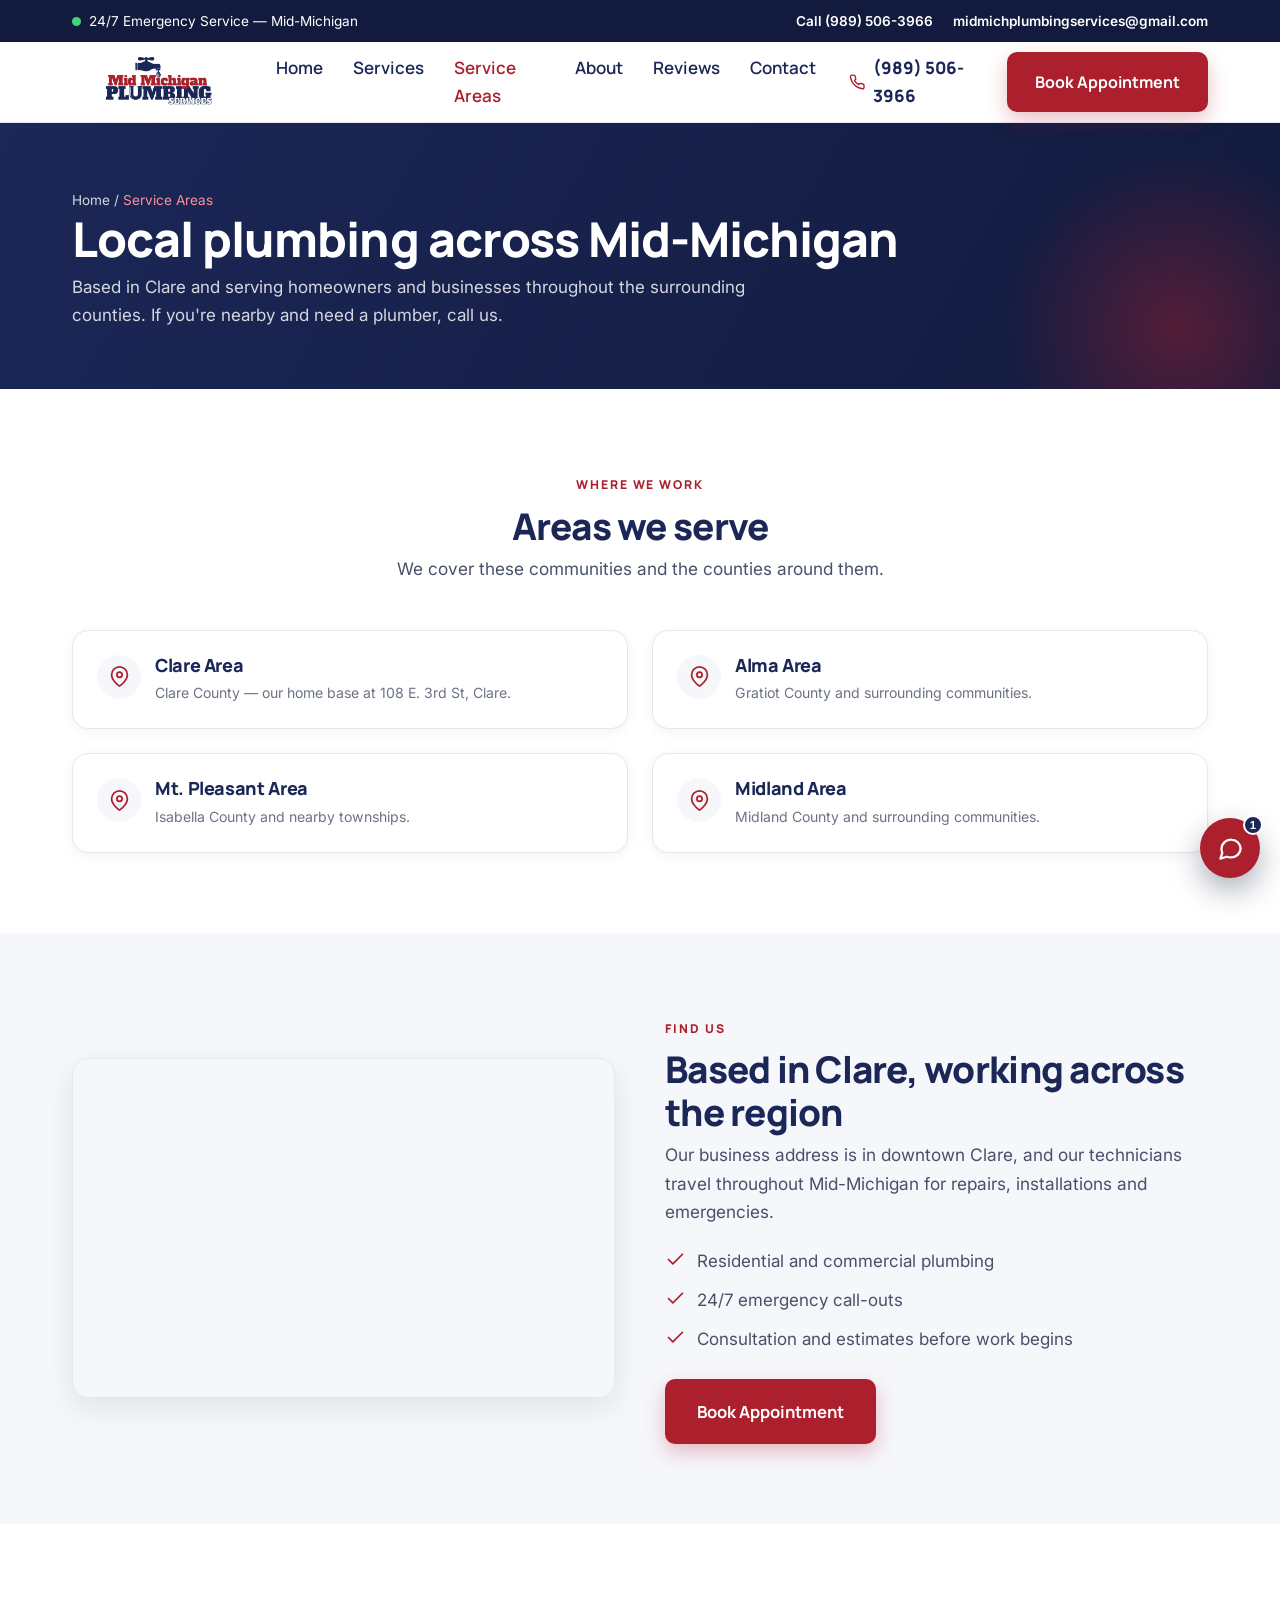
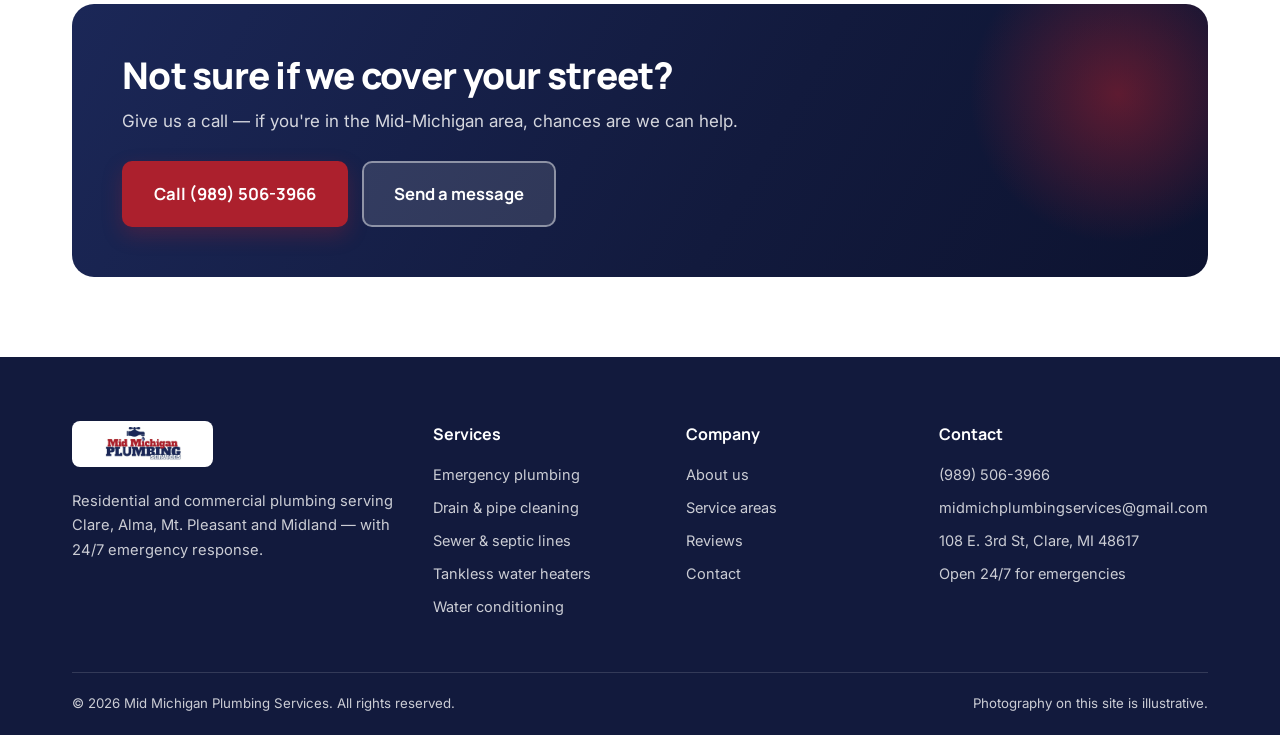
<file: service-areas.html>
<!DOCTYPE html>
<html lang="en">
<head>
<meta charset="utf-8">
<meta name="viewport" content="width=device-width, initial-scale=1">
<title>Service Areas | Mid Michigan Plumbing Services — Clare &amp; Midland</title>
<meta name="description" content="Mid Michigan Plumbing Services covers Clare, Alma, Mt. Pleasant and Midland, including Clare, Gratiot, Isabella and Midland counties. 24/7 emergency plumbing."><link rel="canonical" href="https://midmichplumbing.com/service-areas"><link rel="icon" href="assets/img/logo.png"><meta property="og:title" content="Service Areas | Mid Michigan Plumbing Services"><meta property="og:description" content="Plumbing and sewer service across Clare, Alma, Mt. Pleasant and Midland, Michigan — 24/7 emergency response from our Clare base."><meta property="og:type" content="website">
<link rel="preconnect" href="https://fonts.googleapis.com">
<link rel="preconnect" href="https://fonts.gstatic.com" crossorigin>
<link href="https://fonts.googleapis.com/css2?family=Inter:wght@400;500;600;700&family=Manrope:wght@700;800&display=swap" rel="stylesheet">
<style>
:root{--navy:#1B2757;--navy2:#121A3D;--navy3:#33478C;--red:#AC202D;--red2:#8C1824;--ink:#141A2B;--slate:#48506A;--mut:#6B7385;--line:#E3E7F0;--bg:#F6F7FB;--gold:#C9A227;--r:16px}
*{box-sizing:border-box;margin:0;padding:0}
html{scroll-behavior:smooth}
body{font-family:Inter,system-ui,-apple-system,"Segoe UI",Roboto,sans-serif;color:var(--ink);background:#fff;font-size:17px;line-height:1.65;-webkit-font-smoothing:antialiased}
img{max-width:100%;display:block}
a{color:inherit;text-decoration:none}
h1,h2,h3{font-family:Manrope,Inter,system-ui,sans-serif;color:var(--navy);line-height:1.15;letter-spacing:-.02em;font-weight:800}
h1{font-size:clamp(1.9rem,4.2vw,3rem);margin-bottom:.4rem}
h2{font-size:clamp(1.55rem,3.2vw,2.3rem);margin-bottom:.5rem}
h3{font-size:1.13rem;margin-bottom:.35rem}
p{margin-bottom:1rem}
.container{max-width:1180px;margin:0 auto;padding:0 22px}
.eyebrow{display:inline-block;font-family:Manrope,sans-serif;font-weight:800;font-size:.76rem;letter-spacing:.16em;text-transform:uppercase;color:var(--red);margin-bottom:.6rem}
.lead{color:var(--slate);font-size:1.08rem}
.center{text-align:center}
.sec{padding:80px 0}.sec--bg{background:var(--bg)}.sec--navy{background:var(--navy);color:#fff}.sec--navy h2{color:#fff}
.shead{max-width:740px;margin:0 auto 46px;text-align:center}
.btn{display:inline-flex;align-items:center;justify-content:center;gap:.5em;font-family:Manrope,sans-serif;font-weight:700;font-size:1rem;padding:15px 26px;border-radius:10px;border:2px solid transparent;cursor:pointer;transition:.22s;white-space:nowrap}
.btn svg{width:18px;height:18px}
.btn-p{background:var(--red);color:#fff;box-shadow:0 8px 20px rgba(172,32,45,.28)}.btn-p:hover{background:var(--red2);transform:translateY(-2px)}
.btn-o{background:transparent;color:var(--navy);border-color:rgba(27,39,87,.3)}.btn-o:hover{background:var(--navy);color:#fff;transform:translateY(-2px)}
.btn-g{background:rgba(255,255,255,.12);color:#fff;border-color:rgba(255,255,255,.45)}.btn-g:hover{background:#fff;color:var(--navy)}
.btn-lg{padding:17px 30px;font-size:1.04rem}.btn-block{width:100%}
.top{background:var(--navy2);color:#fff;font-size:.85rem}
.top .container{display:flex;justify-content:space-between;align-items:center;gap:14px;min-height:42px;flex-wrap:wrap}
.top a{color:#fff;font-weight:600}
.top .dot{width:9px;height:9px;border-radius:50%;background:#43d17a;display:inline-block;margin-right:8px;animation:pl 2.2s infinite}
@keyframes pl{0%{box-shadow:0 0 0 0 rgba(67,209,122,.7)}70%{box-shadow:0 0 0 9px rgba(67,209,122,0)}100%{box-shadow:0 0 0 0 rgba(67,209,122,0)}}
.top .tb{display:flex;gap:20px}
.hdr{position:sticky;top:0;z-index:50;background:rgba(255,255,255,.97);backdrop-filter:blur(10px);border-bottom:1px solid var(--line)}
.hdr.sc{box-shadow:0 6px 22px rgba(18,26,61,.09)}
.nav{display:flex;align-items:center;justify-content:space-between;gap:20px;min-height:80px}
.brand img{height:50px}
.links{display:flex;gap:4px}
.links a{font-family:Manrope,sans-serif;font-weight:600;color:var(--navy);padding:10px 13px;border-radius:8px;transition:.2s}
.links a:hover{background:var(--bg);color:var(--red)}.links a.act{color:var(--red)}
.navcta{display:flex;align-items:center;gap:12px}
.navph{display:flex;align-items:center;gap:8px;font-family:Manrope,sans-serif;font-weight:800;color:var(--navy)}
.navph svg{width:18px;height:18px;color:var(--red)}
.burger{display:none;background:none;border:0;padding:10px;cursor:pointer}
.burger span{display:block;width:26px;height:2.5px;background:var(--navy);border-radius:2px;margin:5px 0;transition:.3s}
.burger.on span:nth-child(1){transform:translateY(7.5px) rotate(45deg)}.burger.on span:nth-child(2){opacity:0}.burger.on span:nth-child(3){transform:translateY(-7.5px) rotate(-45deg)}
.ph{background:linear-gradient(120deg,var(--navy),var(--navy2));color:#fff;padding:66px 0 60px;position:relative;overflow:hidden}
.ph:after{content:"";position:absolute;right:-80px;bottom:-120px;width:360px;height:360px;border-radius:50%;background:radial-gradient(circle,rgba(172,32,45,.42),transparent 70%)}
.ph .container{position:relative;z-index:2}.ph h1{color:#fff}.ph p{color:rgba(255,255,255,.82);max-width:680px;margin:0}
.bc{font-size:.85rem;color:rgba(255,255,255,.7);margin-bottom:12px}.bc span{color:#ff8f9b}
.grid{display:grid;gap:24px}.g3{grid-template-columns:repeat(3,1fr)}.g4{grid-template-columns:repeat(4,1fr)}.g2{grid-template-columns:repeat(2,1fr)}
.card{background:#fff;border:1px solid var(--line);border-radius:var(--r);padding:26px;box-shadow:0 1px 2px rgba(20,26,43,.05),0 3px 12px rgba(20,26,43,.05);transition:.3s;display:flex;flex-direction:column}
.card:hover{transform:translateY(-6px);box-shadow:0 18px 44px rgba(20,26,43,.12);border-color:#d5dbe9}
.ic{width:52px;height:52px;border-radius:13px;background:linear-gradient(145deg,var(--navy),var(--navy3));color:#fff;display:flex;align-items:center;justify-content:center;margin-bottom:16px}
.ic svg{width:26px;height:26px}
.card p{color:var(--slate);font-size:.94rem;margin-bottom:1rem}
.card .lk{margin-top:auto;font-family:Manrope,sans-serif;font-weight:700;color:var(--red);font-size:.92rem}
.feat{display:flex;gap:16px}
.fic{width:52px;height:52px;flex:none;border-radius:14px;background:linear-gradient(145deg,var(--navy),var(--navy3));color:#fff;display:flex;align-items:center;justify-content:center}
.fic svg{width:25px;height:25px}.feat h3{font-size:1.05rem}.feat p{color:var(--slate);font-size:.93rem;margin:0}
.split{display:grid;grid-template-columns:1fr 1fr;gap:50px;align-items:center}
.split .media{position:relative}.split img{border-radius:22px;box-shadow:0 26px 60px rgba(18,26,61,.18)}
.sbadge{position:absolute;left:-18px;bottom:24px;background:var(--red);color:#fff;border-radius:var(--r);padding:16px 22px;box-shadow:0 20px 44px rgba(18,26,61,.28);font-family:Manrope,sans-serif}
.sbadge b{display:block;font-size:1.8rem;line-height:1}.sbadge span{font-size:.78rem;opacity:.9}
.chk{margin:20px 0 26px;display:grid;gap:11px;list-style:none}
.chk li{display:flex;gap:11px;color:var(--slate)}.chk svg{width:21px;height:21px;color:var(--red);flex:none;margin-top:2px}
.area{background:#fff;border:1px solid var(--line);border-radius:var(--r);padding:24px;display:flex;gap:14px;box-shadow:0 3px 12px rgba(20,26,43,.05);transition:.3s}
.area:hover{transform:translateY(-4px);border-color:var(--navy3)}
.pin{width:44px;height:44px;flex:none;border-radius:50%;background:var(--bg);color:var(--red);display:flex;align-items:center;justify-content:center}
.pin svg{width:21px;height:21px}.area p{font-size:.88rem;color:var(--mut);margin:0}
.rh{display:flex;flex-wrap:wrap;gap:34px;justify-content:center;margin-bottom:40px;text-align:center}
.rh b{font-family:Manrope,sans-serif;font-size:3.4rem;color:var(--navy);line-height:1}
.stars{color:var(--gold);font-size:1.25rem;letter-spacing:2px;margin:4px 0}.rh span{color:var(--mut);font-size:.9rem}
.rev{background:#fff;border:1px solid var(--line);border-radius:var(--r);padding:24px;display:flex;flex-direction:column;box-shadow:0 3px 12px rgba(20,26,43,.05)}
.rev .stars{margin-bottom:10px}.rev p{color:var(--slate);font-size:.95rem;flex:1}
.rm{display:flex;align-items:center;gap:11px;margin-top:14px;padding-top:14px;border-top:1px solid var(--line)}
.rav{width:42px;height:42px;border-radius:50%;background:var(--navy);color:#fff;display:flex;align-items:center;justify-content:center;font-family:Manrope,sans-serif;font-weight:800}
.rm b{font-family:Manrope,sans-serif;color:var(--navy);font-size:.94rem;display:block;line-height:1.2}.rm small{color:var(--mut);font-size:.79rem}
.cgrid{display:grid;grid-template-columns:1fr 1.15fr;gap:44px;align-items:start}
.info{background:#fff;border:1px solid var(--line);border-radius:var(--r);padding:24px;display:flex;gap:14px;box-shadow:0 3px 12px rgba(20,26,43,.05);margin-bottom:15px}
.info .ic2{width:44px;height:44px;flex:none;border-radius:12px;background:var(--bg);color:var(--red);display:flex;align-items:center;justify-content:center}
.info .ic2 svg{width:21px;height:21px}.info h3{font-size:1rem}.info p,.info a{color:var(--slate);font-size:.94rem;margin:0}
.form{background:#fff;border:1px solid var(--line);border-radius:22px;padding:34px;box-shadow:0 10px 30px rgba(20,26,43,.09)}
.f{margin-bottom:16px}.f label{display:block;font-family:Manrope,sans-serif;font-weight:700;font-size:.87rem;margin-bottom:6px;color:var(--navy)}
.f input,.f select,.f textarea{width:100%;font:inherit;font-size:.95rem;padding:13px 15px;border:1.5px solid var(--line);border-radius:10px;background:#fbfcfe;color:var(--ink)}
.f input:focus,.f select:focus,.f textarea:focus{outline:none;border-color:var(--navy3);box-shadow:0 0 0 4px rgba(51,71,140,.13);background:#fff}
.f textarea{min-height:120px;resize:vertical}.note{font-size:.81rem;color:var(--mut);margin-top:6px}
.msg{display:none;margin-top:14px;padding:13px 15px;border-radius:10px;background:#e9f7ef;color:#1c7a45;border:1px solid #bde7cd;font-size:.9rem}.msg.on{display:block}
.map{border:0;width:100%;height:330px;border-radius:var(--r);filter:grayscale(.15)}
.mapwrap{border-radius:var(--r);overflow:hidden;box-shadow:0 10px 30px rgba(20,26,43,.09);border:1px solid var(--line)}
.faq{border:1px solid var(--line);border-radius:10px;background:#fff;margin-bottom:12px;overflow:hidden}
.fq{width:100%;text-align:left;background:none;border:0;font:inherit;font-family:Manrope,sans-serif;font-weight:700;color:var(--navy);padding:18px 20px;display:flex;justify-content:space-between;gap:14px;cursor:pointer}
.fq svg{width:20px;height:20px;flex:none;color:var(--red);transition:.3s}.faq.on .fq svg{transform:rotate(45deg)}
.fa{max-height:0;overflow:hidden;transition:max-height .35s}.fa p{padding:0 20px 18px;margin:0;color:var(--slate);font-size:.94rem}
.band{background:linear-gradient(120deg,var(--navy),var(--navy2) 60%,#0d1330);color:#fff;border-radius:22px;padding:50px;display:flex;flex-wrap:wrap;align-items:center;justify-content:space-between;gap:26px;position:relative;overflow:hidden}
.band:after{content:"";position:absolute;right:-60px;top:-60px;width:300px;height:300px;border-radius:50%;background:radial-gradient(circle,rgba(172,32,45,.5),transparent 70%)}
.band h2{color:#fff;margin-bottom:.3em;position:relative}.band p{color:rgba(255,255,255,.82);margin:0;position:relative}
.band .acts{display:flex;gap:14px;flex-wrap:wrap;position:relative}
footer{background:var(--navy2);color:rgba(255,255,255,.78);padding:64px 0 0}
footer h4{color:#fff;font-family:Manrope,sans-serif;font-size:1rem;margin-bottom:16px}footer a:hover{color:#fff}
.fg{display:grid;grid-template-columns:1.5fr 1fr 1fr 1.2fr;gap:38px;padding-bottom:44px}
.fg .brand img{height:46px;background:#fff;padding:6px 10px;border-radius:8px}
.fg li{margin-bottom:9px;font-size:.91rem;list-style:none}
.fb{border-top:1px solid rgba(255,255,255,.14);padding:20px 0;display:flex;flex-wrap:wrap;justify-content:space-between;gap:10px;font-size:.83rem}
.sticky{display:none;position:fixed;left:0;right:0;bottom:0;z-index:60;background:#fff;border-top:1px solid var(--line);padding:10px 14px;gap:10px;box-shadow:0 -8px 24px rgba(18,26,61,.12)}
.sticky .btn{flex:1;padding:14px 10px;font-size:.95rem}
.rv{opacity:0;transform:translateY(26px);transition:opacity .7s cubic-bezier(.2,.7,.3,1),transform .7s cubic-bezier(.2,.7,.3,1)}.rv.in{opacity:1;transform:none}
@media(max-width:1024px){.g4{grid-template-columns:repeat(2,1fr)}.g3{grid-template-columns:repeat(2,1fr)}.fg{grid-template-columns:1fr 1fr}}
@media(max-width:860px){.links{position:fixed;top:0;right:-100%;height:100vh;width:min(84vw,340px);background:#fff;flex-direction:column;gap:2px;padding:100px 22px 30px;box-shadow:-20px 0 50px rgba(18,26,61,.18);transition:right .35s cubic-bezier(.2,.7,.3,1);z-index:70}.links.on{right:0}.links a{padding:15px;border-bottom:1px solid var(--line);font-size:1.05rem}.burger{display:block;z-index:80}.navcta .btn{display:none}.split,.cgrid,.g2{grid-template-columns:1fr}.sticky{display:flex}body{padding-bottom:72px}.sec{padding:58px 0}}
@media(max-width:640px){.g3,.g4{grid-template-columns:1fr}.fg{grid-template-columns:1fr}.top .tb{display:none}.sbadge{left:12px}}
@media(prefers-reduced-motion:reduce){*{animation-duration:.001ms!important;transition-duration:.001ms!important}.rv{opacity:1;transform:none}}


/* ===== Chat widget ===== */
.mmc{position:fixed;right:20px;bottom:22px;z-index:90;font-family:Inter,system-ui,-apple-system,"Segoe UI",Roboto,sans-serif}
.mmc-launch{width:60px;height:60px;border-radius:50%;border:0;background:#AC202D;color:#fff;cursor:pointer;box-shadow:0 12px 30px rgba(18,26,61,.35);display:flex;align-items:center;justify-content:center;position:relative;transition:.25s}
.mmc-launch:hover{transform:translateY(-3px) scale(1.04);background:#8C1824}
.mmc-launch svg{width:27px;height:27px}
.mmc-launch .i-x{display:none}
.mmc-launch.on .i-chat{display:none}
.mmc-launch.on .i-x{display:block}
.mmc-badge{position:absolute;top:-3px;right:-3px;min-width:20px;height:20px;border-radius:999px;background:#1B2757;color:#fff;font-size:.72rem;font-weight:700;display:flex;align-items:center;justify-content:center;border:2px solid #fff}
.mmc-badge.hide{display:none}
.mmc-panel{position:absolute;right:0;bottom:74px;width:min(92vw,378px);height:min(72vh,560px);background:#fff;border:1px solid #E3E7F0;border-radius:20px;box-shadow:0 28px 70px rgba(18,26,61,.3);display:flex;flex-direction:column;overflow:hidden;opacity:0;transform:translateY(14px) scale(.97);pointer-events:none;transition:.28s cubic-bezier(.2,.7,.3,1)}
.mmc-panel.on{opacity:1;transform:none;pointer-events:auto}
.mmc-head{background:linear-gradient(120deg,#1B2757,#121A3D);color:#fff;padding:13px 15px;display:flex;align-items:center;gap:11px;flex:none}
.mmc-head img{height:34px;background:#fff;padding:3px 6px;border-radius:7px}
.mmc-head b{font-family:Manrope,Inter,sans-serif;font-size:.95rem;display:block;line-height:1.15}
.mmc-head small{font-size:.74rem;opacity:.85;display:flex;align-items:center;gap:6px}
.mmc-head small i{width:7px;height:7px;border-radius:50%;background:#43d17a;display:inline-block}
.mmc-x{margin-left:auto;background:rgba(255,255,255,.14);border:0;color:#fff;width:30px;height:30px;border-radius:8px;font-size:1.15rem;line-height:1;cursor:pointer;flex:none}
.mmc-x:hover{background:rgba(255,255,255,.3)}
.mmc-body{flex:1;overflow-y:auto;padding:15px;background:#F6F7FB;display:flex;flex-direction:column;gap:10px}
.mmc-m{max-width:87%;padding:11px 14px;border-radius:14px;font-size:.9rem;line-height:1.5;white-space:pre-line}
.mmc-bot{background:#fff;border:1px solid #E3E7F0;color:#141A2B;border-bottom-left-radius:5px;align-self:flex-start;box-shadow:0 2px 8px rgba(20,26,43,.05)}
.mmc-me{background:#1B2757;color:#fff;border-bottom-right-radius:5px;align-self:flex-end}
.mmc-m a{color:#AC202D;font-weight:600;text-decoration:underline}
.mmc-typing{align-self:flex-start;display:flex;gap:4px;background:#fff;border:1px solid #E3E7F0;padding:13px 14px;border-radius:14px;border-bottom-left-radius:5px}
.mmc-typing i{width:7px;height:7px;border-radius:50%;background:#B9C0D2;animation:mmcb 1.2s infinite}
.mmc-typing i:nth-child(2){animation-delay:.2s}
.mmc-typing i:nth-child(3){animation-delay:.4s}
@keyframes mmcb{0%,60%,100%{transform:translateY(0);opacity:.5}30%{transform:translateY(-5px);opacity:1}}
.mmc-quick{display:flex;flex-wrap:wrap;gap:7px;padding:0 14px 10px;background:#F6F7FB;flex:none}
.mmc-quick button{font:inherit;font-size:.77rem;font-weight:600;font-family:Manrope,Inter,sans-serif;color:#1B2757;background:#fff;border:1.5px solid #D5DBE9;border-radius:999px;padding:7px 13px;cursor:pointer;transition:.2s}
.mmc-quick button:hover{background:#1B2757;color:#fff;border-color:#1B2757}
.mmc-form{display:flex;gap:8px;padding:11px 12px;border-top:1px solid #E3E7F0;background:#fff;flex:none}
.mmc-form input{flex:1;min-width:0;font:inherit;font-size:.9rem;padding:11px 13px;border:1.5px solid #E3E7F0;border-radius:10px;background:#fbfcfe;color:#141A2B}
.mmc-form input:focus{outline:none;border-color:#33478C;box-shadow:0 0 0 3px rgba(51,71,140,.13);background:#fff}
.mmc-form button{width:44px;flex:none;border:0;border-radius:10px;background:#AC202D;color:#fff;cursor:pointer;display:flex;align-items:center;justify-content:center}
.mmc-form button:hover{background:#8C1824}
.mmc-form button svg{width:19px;height:19px}
.mmc-foot{font-size:.69rem;color:#6B7385;padding:0 12px 9px;text-align:center;background:#fff;flex:none;line-height:1.4}
.mmc-foot a{color:#AC202D;font-weight:600}
@media(max-width:860px){.mmc{right:14px;bottom:84px}.mmc-panel{bottom:72px;height:min(68vh,540px)}}
@media(prefers-reduced-motion:reduce){.mmc-panel{transition:none}.mmc-typing i{animation:none}}
</style>
</head>
<body>
<div class="top"><div class="container"><span><span class="dot"></span>24/7 Emergency Service — Mid-Michigan</span><div class="tb"><a href="tel:+19895063966">Call (989) 506-3966</a><a href="mailto:midmichplumbingservices@gmail.com">midmichplumbingservices@gmail.com</a></div></div></div>
<header class="hdr" id="hdr"><div class="container nav">
<a class="brand" href="index.html" aria-label="Mid Michigan Plumbing Services — home"><img src="assets/img/logo.png" alt="Mid Michigan Plumbing Services logo"></a>
<nav class="links" id="links" aria-label="Primary"><a href="index.html">Home</a><a href="services.html">Services</a><a href="service-areas.html" class="act">Service Areas</a><a href="about.html">About</a><a href="reviews.html">Reviews</a><a href="contact.html">Contact</a></nav>
<div class="navcta"><a class="navph" href="tel:+19895063966"><svg viewBox="0 0 24 24" fill="none" stroke="currentColor" stroke-width="2" stroke-linecap="round" stroke-linejoin="round"><path d="M22 16.92v3a2 2 0 0 1-2.18 2 19.79 19.79 0 0 1-8.63-3.07 19.5 19.5 0 0 1-6-6 19.79 19.79 0 0 1-3.07-8.67A2 2 0 0 1 4.11 2h3a2 2 0 0 1 2 1.72c.13.96.36 1.9.7 2.81a2 2 0 0 1-.45 2.11L8.09 9.91a16 16 0 0 0 6 6l1.27-1.27a2 2 0 0 1 2.11-.45c.9.34 1.85.57 2.81.7A2 2 0 0 1 22 16.92z"/></svg>(989) 506-3966</a><a class="btn btn-p" href="contact.html">Book Appointment</a><button class="burger" id="burger" aria-label="Open menu" aria-expanded="false" aria-controls="links"><span></span><span></span><span></span></button></div>
</div></header>
<main>
<section class="ph"><div class="container"><p class="bc"><a href="index.html">Home</a> / <span>Service Areas</span></p><h1>Local plumbing across Mid-Michigan</h1><p>Based in Clare and serving homeowners and businesses throughout the surrounding counties. If you're nearby and need a plumber, call us.</p></div></section>
<section class="sec"><div class="container">
<div class="shead rv"><span class="eyebrow">Where we work</span><h2>Areas we serve</h2><p class="lead">We cover these communities and the counties around them.</p></div>
<div class="grid g2">
<div class="area rv"><div class="pin"><svg viewBox="0 0 24 24" fill="none" stroke="currentColor" stroke-width="2" stroke-linecap="round" stroke-linejoin="round"><path d="M21 10c0 7-9 13-9 13s-9-6-9-13a9 9 0 0 1 18 0z"/><circle cx="12" cy="10" r="3"/></svg></div><div><h3>Clare Area</h3><p>Clare County — our home base at 108 E. 3rd St, Clare.</p></div></div>
<div class="area rv"><div class="pin"><svg viewBox="0 0 24 24" fill="none" stroke="currentColor" stroke-width="2" stroke-linecap="round" stroke-linejoin="round"><path d="M21 10c0 7-9 13-9 13s-9-6-9-13a9 9 0 0 1 18 0z"/><circle cx="12" cy="10" r="3"/></svg></div><div><h3>Alma Area</h3><p>Gratiot County and surrounding communities.</p></div></div>
<div class="area rv"><div class="pin"><svg viewBox="0 0 24 24" fill="none" stroke="currentColor" stroke-width="2" stroke-linecap="round" stroke-linejoin="round"><path d="M21 10c0 7-9 13-9 13s-9-6-9-13a9 9 0 0 1 18 0z"/><circle cx="12" cy="10" r="3"/></svg></div><div><h3>Mt. Pleasant Area</h3><p>Isabella County and nearby townships.</p></div></div>
<div class="area rv"><div class="pin"><svg viewBox="0 0 24 24" fill="none" stroke="currentColor" stroke-width="2" stroke-linecap="round" stroke-linejoin="round"><path d="M21 10c0 7-9 13-9 13s-9-6-9-13a9 9 0 0 1 18 0z"/><circle cx="12" cy="10" r="3"/></svg></div><div><h3>Midland Area</h3><p>Midland County and surrounding communities.</p></div></div>
</div>
</div></section>
<section class="sec sec--bg"><div class="container"><div class="split">
<div class="media rv"><div class="mapwrap"><iframe class="map" title="Map of Mid Michigan Plumbing Services in Clare, Michigan" src="https://www.google.com/maps?q=108+E+3rd+St,+Clare,+MI+48617&output=embed" loading="lazy" referrerpolicy="no-referrer-when-downgrade"></iframe></div></div>
<div class="rv"><span class="eyebrow">Find us</span><h2>Based in Clare, working across the region</h2><p class="lead">Our business address is in downtown Clare, and our technicians travel throughout Mid-Michigan for repairs, installations and emergencies.</p>
<ul class="chk">
<li><svg viewBox="0 0 24 24" fill="none" stroke="currentColor" stroke-width="2" stroke-linecap="round" stroke-linejoin="round"><path d="M20 6 9 17l-5-5"/></svg><span>Residential and commercial plumbing</span></li>
<li><svg viewBox="0 0 24 24" fill="none" stroke="currentColor" stroke-width="2" stroke-linecap="round" stroke-linejoin="round"><path d="M20 6 9 17l-5-5"/></svg><span>24/7 emergency call-outs</span></li>
<li><svg viewBox="0 0 24 24" fill="none" stroke="currentColor" stroke-width="2" stroke-linecap="round" stroke-linejoin="round"><path d="M20 6 9 17l-5-5"/></svg><span>Consultation and estimates before work begins</span></li>
</ul>
<a class="btn btn-p btn-lg" href="contact.html">Book Appointment</a>
</div>
</div></div></section>
<section class="sec"><div class="container"><div class="band rv"><div><h2>Not sure if we cover your street?</h2><p>Give us a call — if you're in the Mid-Michigan area, chances are we can help.</p></div><div class="acts"><a class="btn btn-p btn-lg" href="tel:+19895063966">Call (989) 506-3966</a><a class="btn btn-g btn-lg" href="contact.html">Send a message</a></div></div></div></section>
</main>
<footer><div class="container"><div class="fg">
<div><a class="brand" href="index.html"><img src="assets/img/logo.png" alt="Mid Michigan Plumbing Services logo"></a><p style="margin-top:22px;font-size:.92rem">Residential and commercial plumbing serving Clare, Alma, Mt. Pleasant and Midland — with 24/7 emergency response.</p></div>
<div><h4>Services</h4><ul><li>Emergency plumbing</li><li>Drain &amp; pipe cleaning</li><li>Sewer &amp; septic lines</li><li>Tankless water heaters</li><li>Water conditioning</li></ul></div>
<div><h4>Company</h4><ul><li><a href="about.html">About us</a></li><li><a href="service-areas.html">Service areas</a></li><li><a href="reviews.html">Reviews</a></li><li><a href="contact.html">Contact</a></li></ul></div>
<div><h4>Contact</h4><ul><li><a href="tel:+19895063966">(989) 506-3966</a></li><li><a href="mailto:midmichplumbingservices@gmail.com">midmichplumbingservices@gmail.com</a></li><li>108 E. 3rd St, Clare, MI 48617</li><li>Open 24/7 for emergencies</li></ul></div>
</div><div class="fb"><span>© <span id="yr"></span> Mid Michigan Plumbing Services. All rights reserved.</span><span>Photography on this site is illustrative.</span></div></div></footer>
<div class="sticky"><a class="btn btn-o" href="tel:+19895063966" style="background:var(--navy);color:#fff;border-color:var(--navy)">Call now</a><a class="btn btn-p" href="contact.html">Book Appointment</a></div>
<script>(function(){var b=document.getElementById('burger'),l=document.getElementById('links');if(b){b.addEventListener('click',function(){var o=l.classList.toggle('on');b.classList.toggle('on',o);b.setAttribute('aria-expanded',o);document.body.style.overflow=o?'hidden':''});l.querySelectorAll('a').forEach(function(a){a.addEventListener('click',function(){l.classList.remove('on');b.classList.remove('on');document.body.style.overflow='';});});}var h=document.getElementById('hdr');function sc(){if(h)h.classList.toggle('sc',window.scrollY>12);}window.addEventListener('scroll',sc,{passive:true});sc();var rm=window.matchMedia('(prefers-reduced-motion: reduce)').matches;var rv=document.querySelectorAll('.rv');if('IntersectionObserver' in window&&!rm){var io=new IntersectionObserver(function(e){e.forEach(function(x){if(x.isIntersecting){x.target.classList.add('in');io.unobserve(x.target);}});},{threshold:.12});rv.forEach(function(x){io.observe(x);});}else{rv.forEach(function(x){x.classList.add('in');});}var cs=document.querySelectorAll('[data-c]');function cnt(el){var t=parseFloat(el.getAttribute('data-c')),d=+el.getAttribute('data-d')||0,s=null;function st(ts){if(!s)s=ts;var p=Math.min((ts-s)/1400,1),v=t*(1-Math.pow(1-p,3));el.textContent=v.toFixed(d);if(p<1)requestAnimationFrame(st);else el.textContent=t.toFixed(d);}requestAnimationFrame(st);}if(cs.length&&'IntersectionObserver' in window&&!rm){var co=new IntersectionObserver(function(e){e.forEach(function(x){if(x.isIntersecting){cnt(x.target);co.unobserve(x.target);}});},{threshold:.5});cs.forEach(function(x){co.observe(x);});}document.querySelectorAll('.faq').forEach(function(it){var q=it.querySelector('.fq'),a=it.querySelector('.fa');if(!q||!a)return;q.addEventListener('click',function(){var open=it.classList.contains('on');document.querySelectorAll('.faq.on').forEach(function(o){o.classList.remove('on');o.querySelector('.fa').style.maxHeight=null;o.querySelector('.fq').setAttribute('aria-expanded','false');});if(!open){it.classList.add('on');a.style.maxHeight=a.scrollHeight+'px';q.setAttribute('aria-expanded','true');}});});var f=document.getElementById('lead');if(f){f.addEventListener('submit',function(e){e.preventDefault();var g=function(id){var el=document.getElementById(id);return el?el.value:'';};var body='Name: '+g('name')+'\nPhone: '+g('phone')+'\nEmail: '+g('email')+'\nService: '+g('service')+'\n\n'+g('message');var m='mailto:midmichplumbingservices@gmail.com?subject='+encodeURIComponent('Website service request — '+g('name'))+'&body='+encodeURIComponent(body);var msg=document.getElementById('msg');if(msg){msg.classList.add('on');msg.innerHTML='<strong>Thank you, '+(g('name')||'there')+'.</strong> Your request is ready to send. If your email app does not open, call <a href="tel:+19895063966">(989) 506-3966</a>.';}window.location.href=m;f.reset();});}var y=document.getElementById('yr');if(y)y.textContent=new Date().getFullYear();})();</script>


<div class="mmc" id="mmchat">
<button class="mmc-launch" id="mmc-launch" aria-label="Open chat assistant" aria-expanded="false" aria-controls="mmc-panel">
<svg class="i-chat" viewBox="0 0 24 24" fill="none" stroke="currentColor" stroke-width="2" stroke-linecap="round" stroke-linejoin="round"><path d="M21 11.5a8.4 8.4 0 0 1-9 8.4 9.6 9.6 0 0 1-3.3-.6L3 21l1.7-5.1a8.3 8.3 0 0 1-.7-3.4 8.4 8.4 0 0 1 9-8.4 8.4 8.4 0 0 1 8 8.4z"/></svg>
<svg class="i-x" viewBox="0 0 24 24" fill="none" stroke="currentColor" stroke-width="2.4" stroke-linecap="round"><path d="M6 6l12 12M18 6L6 18"/></svg>
<span class="mmc-badge" id="mmc-badge">1</span>
</button>
<section class="mmc-panel" id="mmc-panel" role="dialog" aria-label="Chat with Mid Michigan Plumbing Services">
<header class="mmc-head">
<img src="assets/img/logo.png" alt="Mid Michigan Plumbing Services logo">
<div><b>Mid Michigan Plumbing</b><small><i></i>Automated assistant</small></div>
<button class="mmc-x" id="mmc-x" aria-label="Close chat">&times;</button>
</header>
<div class="mmc-body" id="mmc-body" aria-live="polite" aria-atomic="false"></div>
<div class="mmc-quick" id="mmc-quick"></div>
<form class="mmc-form" id="mmc-form">
<input id="mmc-input" type="text" placeholder="Ask a question&hellip;" autocomplete="off" aria-label="Type your message">
<button type="submit" aria-label="Send message"><svg viewBox="0 0 24 24" fill="none" stroke="currentColor" stroke-width="2" stroke-linecap="round" stroke-linejoin="round"><path d="M22 2 11 13"/><path d="M22 2 15 22l-4-9-9-4 20-7z"/></svg></button>
</form>
<div class="mmc-foot">Automated assistant &mdash; general info only. Emergencies: call <a href="tel:+19895063966">(989) 506-3966</a>.</div>
</section>
</div>
<script>
(function(){
var PHONE='<a href="tel:+19895063966">(989) 506-3966</a>';
var KB=[
{k:['emergency','urgent','flood','water everywhere','gushing','no water','overflow','sewage backup','sewage in','backed up','backup','burst pipe','burst','smell gas','emergency service','right now','asap'],
 a:"If this is an emergency, please call us right now at "+PHONE+" \u2014 we answer 24/7 and will get a technician moving.\n\nIf water is actively running, shut off your main supply valve first if you can reach it safely."},
{k:['what services','your services','services do you','do you offer','what do you do','list of services','all services'],
 a:"We handle residential and commercial plumbing across Mid-Michigan, including:\n\u2022 24/7 emergency plumbing\n\u2022 Drain &amp; pipe cleaning\n\u2022 Leak &amp; broken pipe repair\n\u2022 Pipe bursting &amp; pipe relining\n\u2022 Tankless water heaters\n\u2022 Fixture upgrades\n\u2022 Sump pump &amp; sewage\n\u2022 Sewer &amp; septic lines\n\u2022 Water conditioning\n\nAsk about any one of them, or see the Services page."},
{k:['clog','clogged','slow drain','drain clean','drain clear','stoppage','blockage','snake','rooter'],
 a:"Yes \u2014 drain and pipe cleaning is one of our core services. We use modern equipment to clear the line and can video-inspect it so we fix the actual cause, not just the symptom.\n\nTo get on the schedule, call "+PHONE+" or use the Contact page."},
{k:['sewer','septic','main line','sewer line'],
 a:"We work on sewer and septic lines \u2014 from clearing and repairing to replacement. Depending on the situation we may be able to use trenchless methods that limit digging and disruption.\n\nCall "+PHONE+" and we'll talk through your situation."},
{k:['water heater','hot water','tankless','no hot water'],
 a:"We install and service tankless water heaters \u2014 endless hot water on demand, and they free up floor space. If your current heater has stopped producing hot water, call "+PHONE+" so we can take a look."},
{k:['sump','sump pump','basement water','basement flood'],
 a:"Yes \u2014 we handle sump pump and sewage work. If your basement is taking on water, treat it as urgent and call "+PHONE+"."},
{k:['pipe burst','bursting','relining','relined','trenchless','no dig','lining'],
 a:"We offer pipe bursting and pipe relining \u2014 trenchless ways to replace or repair underground pipe with far less digging than a traditional excavation.\n\nCall "+PHONE+" to find out whether your line is a good candidate."},
{k:['leak','broken pipe','pipe repair','dripping','pinhole'],
 a:"We repair leaks and broken pipes. If water is actively escaping, shut off the main valve if you can reach it safely and call "+PHONE+" \u2014 we answer 24/7."},
{k:['faucet','toilet','garbage disposal','disposal','fixture','shower','sink','install a'],
 a:"Yes \u2014 fixture upgrades and installations are part of what we do, including faucets, toilets and garbage disposals.\n\nCall "+PHONE+" or send the details through the Contact page."},
{k:['water softener','conditioning','hard water','soft water','water quality','filter'],
 a:"We offer water conditioning to remove impurities and help your plumbing run more efficiently. Call "+PHONE+" and we can talk about what fits your home."},
{k:['service area','areas','where do you','what cities','do you serve','near me','cover','location served','town'],
 a:"We're based in Clare and serve the surrounding Mid-Michigan area \u2014 Clare, Alma, Mt. Pleasant and Midland, plus nearby communities in Clare, Gratiot, Isabella and Midland counties.\n\nNot sure if we reach your street? Call "+PHONE+"."},
{k:['hours','open','what time','closing','close','24','weekend','holiday','sunday','saturday'],
 a:"We provide 24/7 emergency service \u2014 if you have a plumbing emergency, call "+PHONE+" any time, day or night."},
{k:['phone','number','call you','telephone','contact number'],
 a:"You can reach us at "+PHONE+" \u2014 we answer around the clock for emergencies."},
{k:['email','e-mail','mail'],
 a:"You can email us at <a href=\"mailto:midmichplumbingservices@gmail.com\">midmichplumbingservices@gmail.com</a>."},
{k:['address','where are you','located','directions','map','office','come to'],
 a:"We're at 108 E. 3rd St, Clare, MI 48617. You can also reach us at "+PHONE+"."},
{k:['book','appointment','schedule','estimate','quote','consultation','come out','visit'],
 a:"Happy to help you get scheduled. The fastest route is to call "+PHONE+". You can also send your details through the Contact page and we'll follow up.\n\nWe provide a consultation and an estimate so you know the scope before work begins."},
{k:['price','cost','how much','pricing','rates','fee','charge','expensive','cheap'],
 a:"We don't publish prices here \u2014 every job is different. What we do offer is a consultation and an estimate so you can choose the right scope of work before anything begins.\n\nCall "+PHONE+" for specifics on your situation."},
{k:['payment','pay','credit card','financing','cash','check'],
 a:"I can't confirm payment options here \u2014 I don't want to give you information I can't verify. Please call "+PHONE+" and the team will help you directly."},
{k:['warranty','guarantee','licensed','license','insured','insurance','certified','bonded'],
 a:"I'm not able to confirm licensing, insurance or warranty details from here, and I won't guess. Please call "+PHONE+" and they'll answer that directly."},
{k:['review','rating','google','stars','trustworthy','reputation'],
 a:"We're rated 4.7 out of 5 from 83 Google reviews. You can read them on the Reviews page."},
{k:['commercial','business','restaurant','apartment','rental','property management'],
 a:"Yes \u2014 we handle both residential and commercial plumbing. Call "+PHONE+" to discuss your property."},
{k:['residential','home','house','my house'],
 a:"We handle residential plumbing \u2014 from a single clogged drain to a full sewer line replacement. Call "+PHONE+"."},
{k:['job','career','hiring','work for you','employment'],
 a:"I don't have hiring information here. Please call "+PHONE+" and ask for the office."},
{k:['thank','thanks','great','awesome','perfect'],
 a:"You're welcome! If anything else comes up, we're at "+PHONE+" 24/7."},
{k:['human','real person','agent','representative','talk to someone','speak to someone'],
 a:"This assistant is automated. For a person, call "+PHONE+" \u2014 someone answers 24/7 for emergencies."},
{k:['hi','hello','hey','good morning','good afternoon','good evening'],
 a:"Hi! I'm the Mid Michigan Plumbing assistant. I can help with services, service areas, hours and booking. What can I help you with?"}
];
var FALLBACK="I'm not sure about that one \u2014 I only answer from our verified business information, so I'd rather not guess.\n\nFor anything specific, call "+PHONE+" (24/7) or send a request on the Contact page.";
var QUICK=['Emergency','Our services','Service areas','Book an appointment','Hours'];
var body=document.getElementById('mmc-body'),panel=document.getElementById('mmc-panel'),
launch=document.getElementById('mmc-launch'),badge=document.getElementById('mmc-badge'),
quick=document.getElementById('mmc-quick'),form=document.getElementById('mmc-form'),
input=document.getElementById('mmc-input');
function el(t,c,h){var d=document.createElement('div');d.className=c;if(h!==undefined)d.innerHTML=h;else d.textContent=t;return d;}
function scroll(){body.scrollTop=body.scrollHeight;}
function bot(html){
  var t=el('','mmc-typing','<i></i><i></i><i></i>');
  body.appendChild(t);scroll();
  setTimeout(function(){body.removeChild(t);var m=el('','mmc-m mmc-bot',html);body.appendChild(m);scroll();renderQuick();},430);
}
function me(text){body.appendChild(el('','mmc-m mmc-me',text));scroll();}
function renderQuick(){
  quick.innerHTML='';
  QUICK.forEach(function(q){
    var b=document.createElement('button');b.type='button';b.textContent=q;
    b.addEventListener('click',function(){ask(q);});
    quick.appendChild(b);
  });
}
function answer(t){
  var s=t.toLowerCase(),best=null,score=0;
  KB.forEach(function(item){
    var sc=0;
    item.k.forEach(function(kw){
      var i=s.indexOf(kw);
      if(i>-1){ sc += (kw.indexOf(' ')>-1?3:1) + Math.min(kw.length/12,1); }
    });
    if(sc>score){score=sc;best=item;}
  });
  return (best&&score>0)?best.a:FALLBACK;
}
function ask(text){
  if(!text)return;
  me(text.replace(/</g,'&lt;').replace(/>/g,'&gt;'));
  bot(answer(text));
}
form.addEventListener('submit',function(e){e.preventDefault();var v=input.value.trim();if(!v)return;input.value='';ask(v);});
function open(){
  panel.classList.add('on');launch.classList.add('on');
  launch.setAttribute('aria-expanded','true');
  badge.classList.add('hide');
  if(!body.dataset.init){
    body.dataset.init='1';
    bot("Hi! I'm the Mid Michigan Plumbing assistant. I can help with services, service areas, hours and booking \u2014 what can I help you with?");
  }
  setTimeout(function(){input.focus();},260);
}
function close(){
  panel.classList.remove('on');launch.classList.remove('on');
  launch.setAttribute('aria-expanded','false');
}
launch.addEventListener('click',function(){panel.classList.contains('on')?close():open();});
document.getElementById('mmc-x').addEventListener('click',close);
document.addEventListener('keydown',function(e){if(e.key==='Escape'&&panel.classList.contains('on'))close();});
renderQuick();
})();
</script>
</body>
</html>
</file>
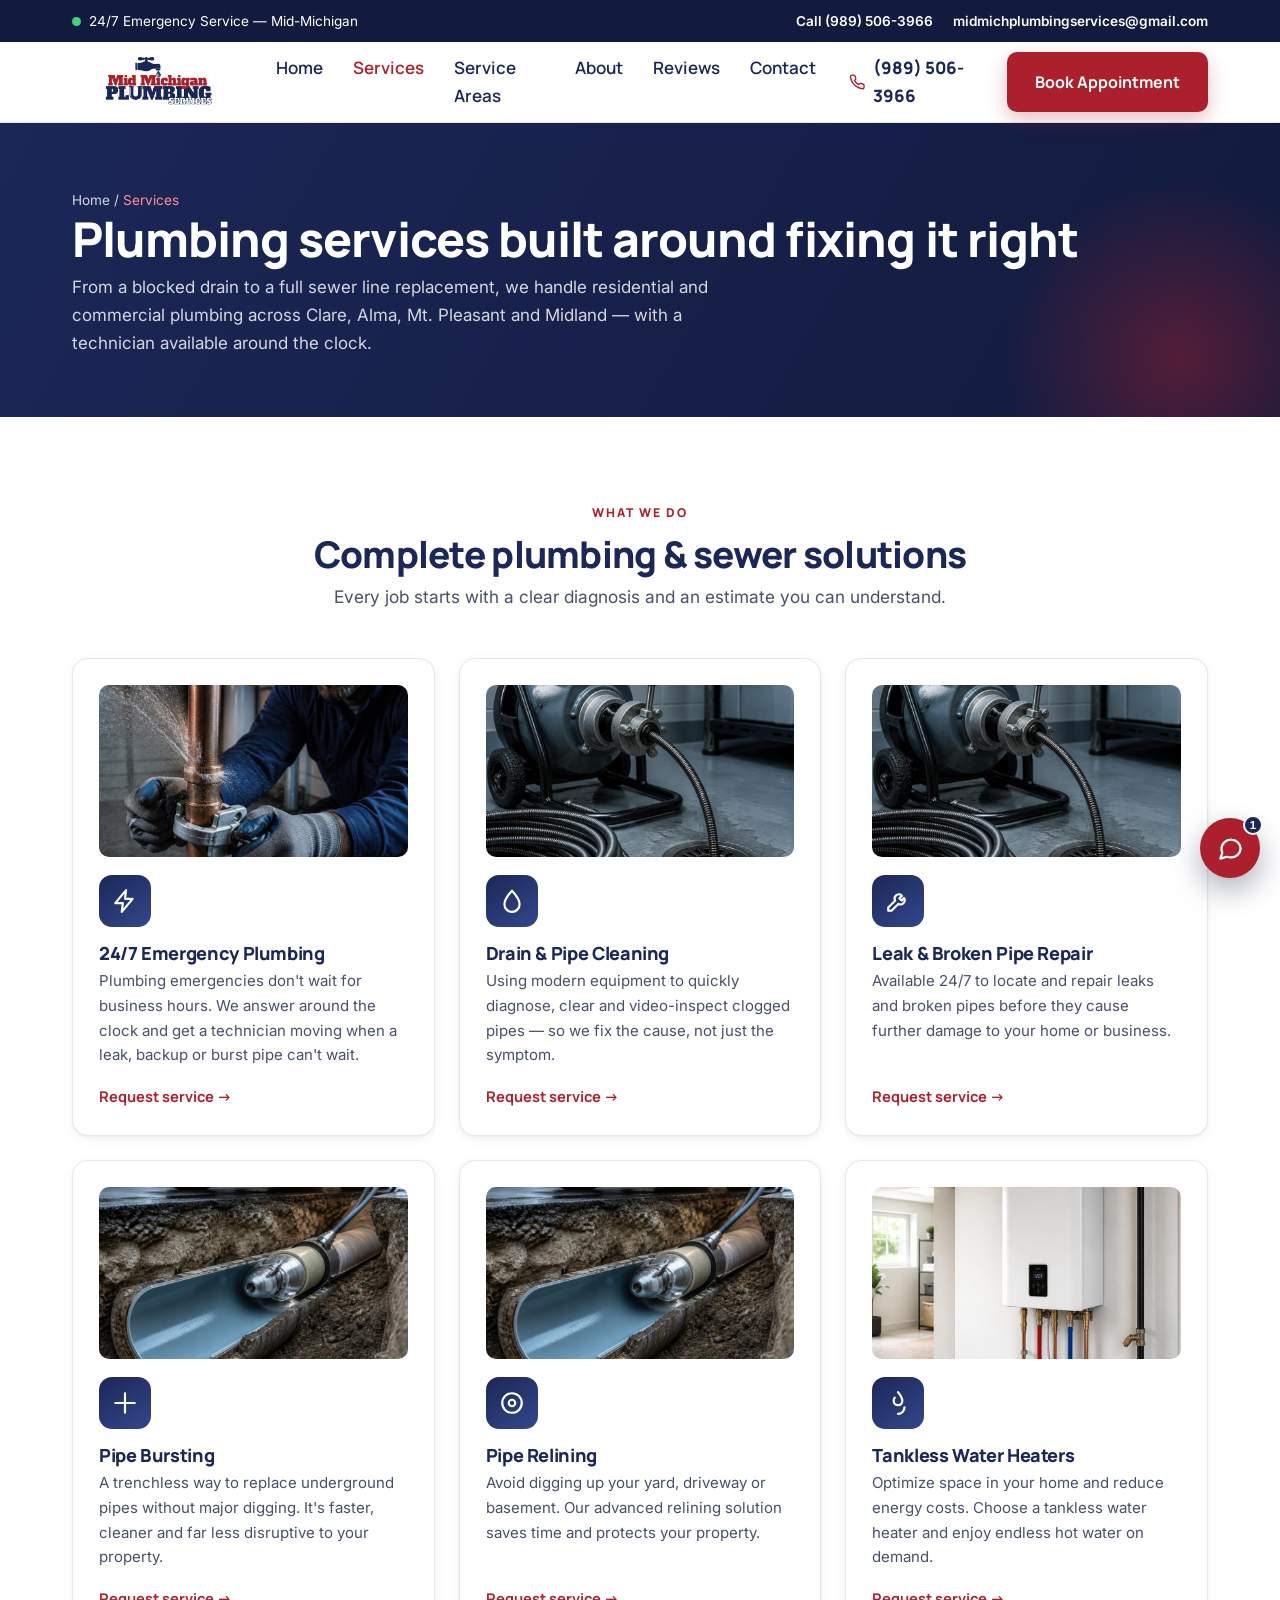
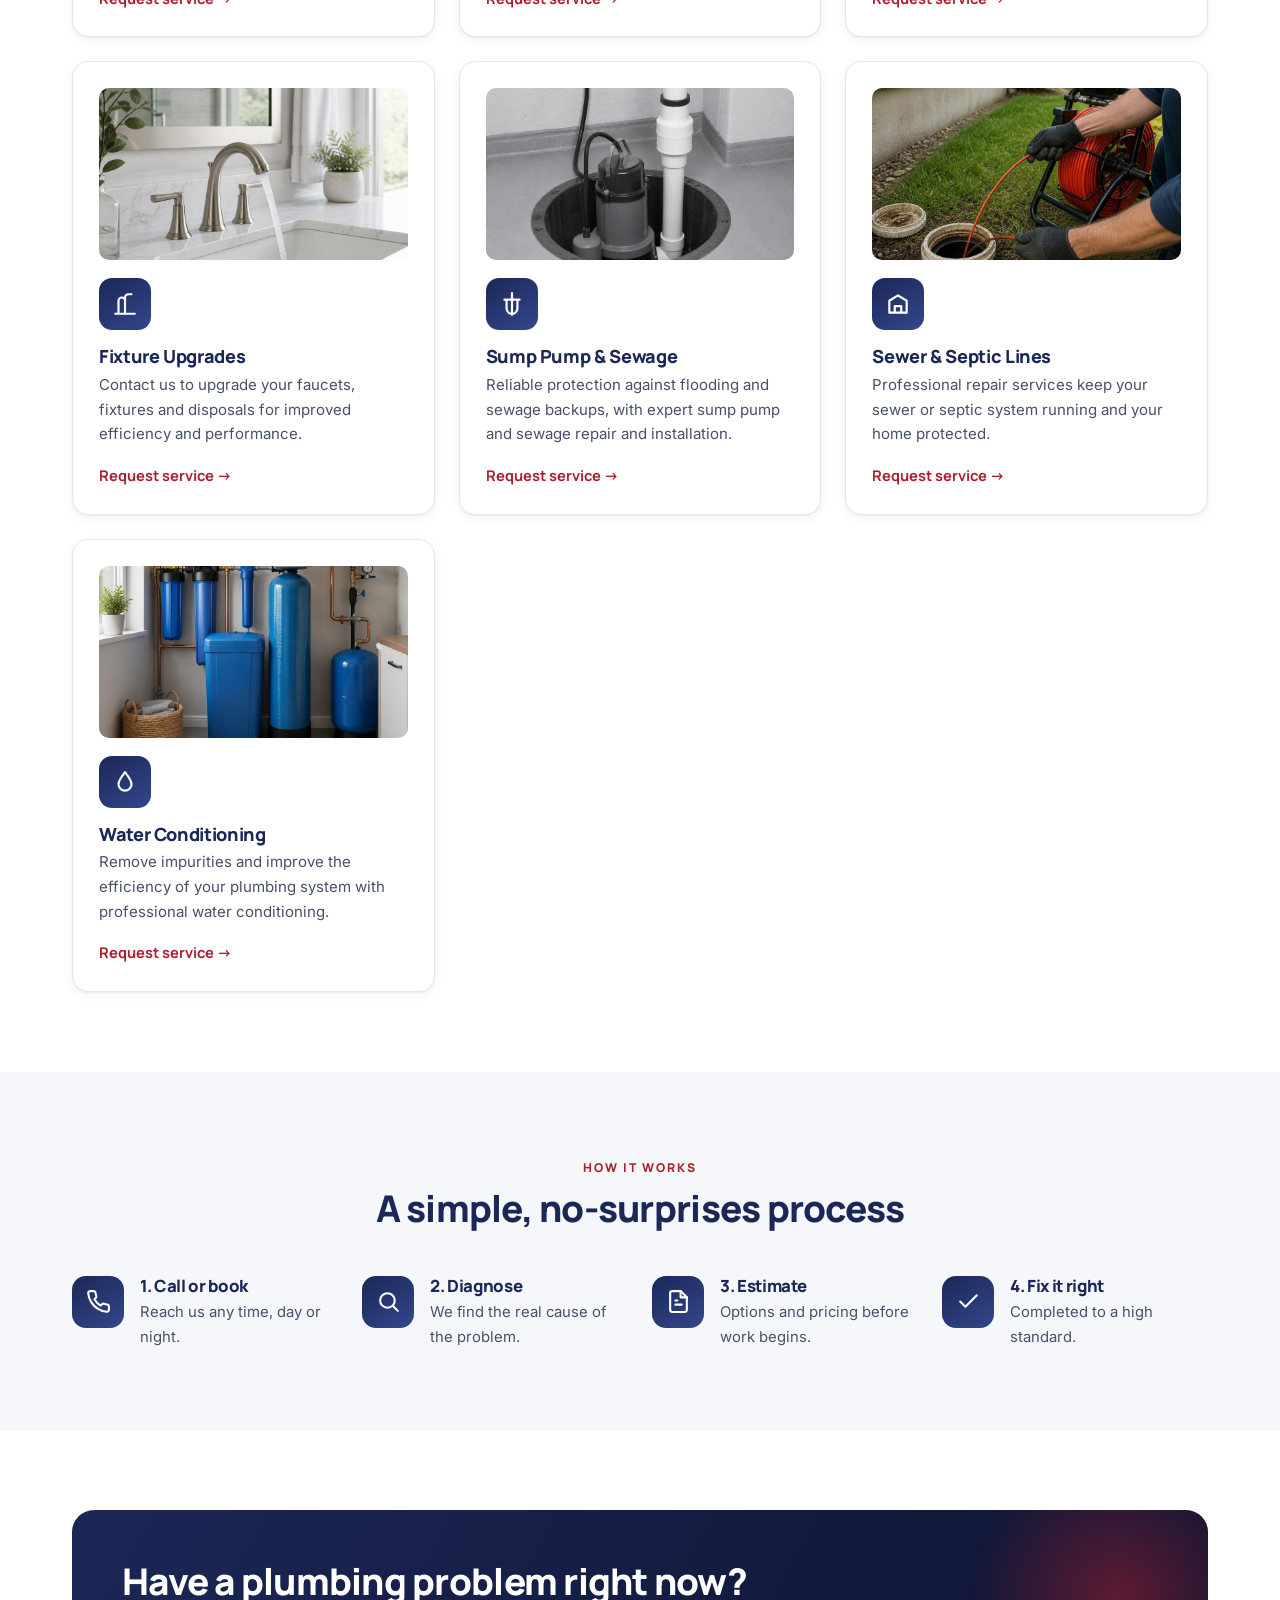
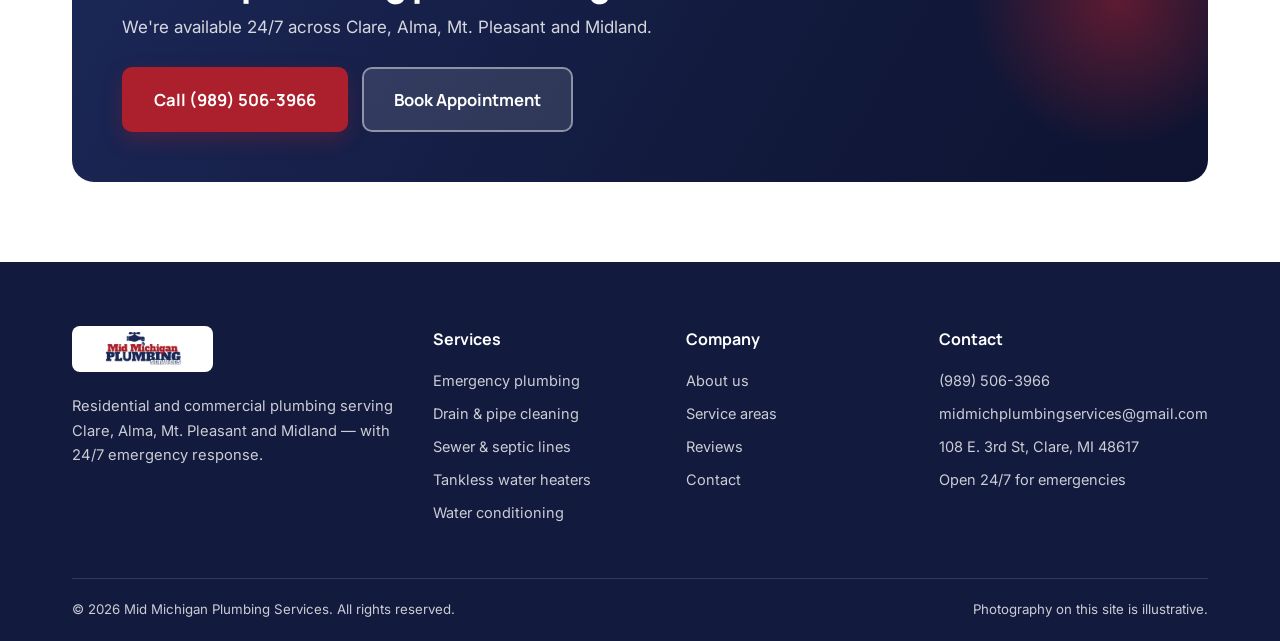
<file: services.html>
<!DOCTYPE html>
<html lang="en">
<head>
<meta charset="utf-8">
<meta name="viewport" content="width=device-width, initial-scale=1">
<title>Plumbing Services | Mid Michigan Plumbing Services — Clare, MI</title>
<meta name="description" content="Drain cleaning, sewer &amp; septic repair, leak repair, pipe bursting &amp; relining, tankless water heaters, sump pumps and water conditioning across Clare, Alma, Mt. Pleasant and Midland. 24/7 emergency service."><link rel="canonical" href="https://midmichplumbing.com/services"><link rel="icon" href="assets/img/logo.png"><meta property="og:title" content="Plumbing Services | Mid Michigan Plumbing Services"><meta property="og:description" content="Drain cleaning, sewer &amp; septic repair, leak repair, pipe bursting &amp; relining, tankless water heaters, sump pumps and water conditioning across Clare, Alma, Mt. Pleasant and Midland."><meta property="og:type" content="website">
<link rel="preconnect" href="https://fonts.googleapis.com">
<link rel="preconnect" href="https://fonts.gstatic.com" crossorigin>
<link href="https://fonts.googleapis.com/css2?family=Inter:wght@400;500;600;700&family=Manrope:wght@700;800&display=swap" rel="stylesheet">
<style>
:root{--navy:#1B2757;--navy2:#121A3D;--navy3:#33478C;--red:#AC202D;--red2:#8C1824;--ink:#141A2B;--slate:#48506A;--mut:#6B7385;--line:#E3E7F0;--bg:#F6F7FB;--gold:#C9A227;--r:16px}
*{box-sizing:border-box;margin:0;padding:0}
html{scroll-behavior:smooth}
body{font-family:Inter,system-ui,-apple-system,"Segoe UI",Roboto,sans-serif;color:var(--ink);background:#fff;font-size:17px;line-height:1.65;-webkit-font-smoothing:antialiased}
img{max-width:100%;display:block}
a{color:inherit;text-decoration:none}
h1,h2,h3{font-family:Manrope,Inter,system-ui,sans-serif;color:var(--navy);line-height:1.15;letter-spacing:-.02em;font-weight:800}
h1{font-size:clamp(1.9rem,4.2vw,3rem);margin-bottom:.4rem}
h2{font-size:clamp(1.55rem,3.2vw,2.3rem);margin-bottom:.5rem}
h3{font-size:1.13rem;margin-bottom:.35rem}
p{margin-bottom:1rem}
.container{max-width:1180px;margin:0 auto;padding:0 22px}
.eyebrow{display:inline-block;font-family:Manrope,sans-serif;font-weight:800;font-size:.76rem;letter-spacing:.16em;text-transform:uppercase;color:var(--red);margin-bottom:.6rem}
.lead{color:var(--slate);font-size:1.08rem}
.center{text-align:center}
.sec{padding:80px 0}.sec--bg{background:var(--bg)}.sec--navy{background:var(--navy);color:#fff}.sec--navy h2{color:#fff}
.shead{max-width:740px;margin:0 auto 46px;text-align:center}
.btn{display:inline-flex;align-items:center;justify-content:center;gap:.5em;font-family:Manrope,sans-serif;font-weight:700;font-size:1rem;padding:15px 26px;border-radius:10px;border:2px solid transparent;cursor:pointer;transition:.22s;white-space:nowrap}
.btn svg{width:18px;height:18px}
.btn-p{background:var(--red);color:#fff;box-shadow:0 8px 20px rgba(172,32,45,.28)}.btn-p:hover{background:var(--red2);transform:translateY(-2px)}
.btn-o{background:transparent;color:var(--navy);border-color:rgba(27,39,87,.3)}.btn-o:hover{background:var(--navy);color:#fff;transform:translateY(-2px)}
.btn-g{background:rgba(255,255,255,.12);color:#fff;border-color:rgba(255,255,255,.45)}.btn-g:hover{background:#fff;color:var(--navy)}
.btn-lg{padding:17px 30px;font-size:1.04rem}.btn-block{width:100%}
.top{background:var(--navy2);color:#fff;font-size:.85rem}
.top .container{display:flex;justify-content:space-between;align-items:center;gap:14px;min-height:42px;flex-wrap:wrap}
.top a{color:#fff;font-weight:600}
.top .dot{width:9px;height:9px;border-radius:50%;background:#43d17a;display:inline-block;margin-right:8px;animation:pl 2.2s infinite}
@keyframes pl{0%{box-shadow:0 0 0 0 rgba(67,209,122,.7)}70%{box-shadow:0 0 0 9px rgba(67,209,122,0)}100%{box-shadow:0 0 0 0 rgba(67,209,122,0)}}
.top .tb{display:flex;gap:20px}
.hdr{position:sticky;top:0;z-index:50;background:rgba(255,255,255,.97);backdrop-filter:blur(10px);border-bottom:1px solid var(--line)}
.hdr.sc{box-shadow:0 6px 22px rgba(18,26,61,.09)}
.nav{display:flex;align-items:center;justify-content:space-between;gap:20px;min-height:80px}
.brand img{height:50px}
.links{display:flex;gap:4px}
.links a{font-family:Manrope,sans-serif;font-weight:600;color:var(--navy);padding:10px 13px;border-radius:8px;transition:.2s}
.links a:hover{background:var(--bg);color:var(--red)}.links a.act{color:var(--red)}
.navcta{display:flex;align-items:center;gap:12px}
.navph{display:flex;align-items:center;gap:8px;font-family:Manrope,sans-serif;font-weight:800;color:var(--navy)}
.navph svg{width:18px;height:18px;color:var(--red)}
.burger{display:none;background:none;border:0;padding:10px;cursor:pointer}
.burger span{display:block;width:26px;height:2.5px;background:var(--navy);border-radius:2px;margin:5px 0;transition:.3s}
.burger.on span:nth-child(1){transform:translateY(7.5px) rotate(45deg)}.burger.on span:nth-child(2){opacity:0}.burger.on span:nth-child(3){transform:translateY(-7.5px) rotate(-45deg)}
.ph{background:linear-gradient(120deg,var(--navy),var(--navy2));color:#fff;padding:66px 0 60px;position:relative;overflow:hidden}
.ph:after{content:"";position:absolute;right:-80px;bottom:-120px;width:360px;height:360px;border-radius:50%;background:radial-gradient(circle,rgba(172,32,45,.42),transparent 70%)}
.ph .container{position:relative;z-index:2}.ph h1{color:#fff}.ph p{color:rgba(255,255,255,.82);max-width:680px;margin:0}
.bc{font-size:.85rem;color:rgba(255,255,255,.7);margin-bottom:12px}.bc span{color:#ff8f9b}
.grid{display:grid;gap:24px}.g3{grid-template-columns:repeat(3,1fr)}.g4{grid-template-columns:repeat(4,1fr)}.g2{grid-template-columns:repeat(2,1fr)}
.card{background:#fff;border:1px solid var(--line);border-radius:var(--r);padding:26px;box-shadow:0 1px 2px rgba(20,26,43,.05),0 3px 12px rgba(20,26,43,.05);transition:.3s;display:flex;flex-direction:column}
.card:hover{transform:translateY(-6px);box-shadow:0 18px 44px rgba(20,26,43,.12);border-color:#d5dbe9}
.ic{width:52px;height:52px;border-radius:13px;background:linear-gradient(145deg,var(--navy),var(--navy3));color:#fff;display:flex;align-items:center;justify-content:center;margin-bottom:16px}
.ic svg{width:26px;height:26px}
.card p{color:var(--slate);font-size:.94rem;margin-bottom:1rem}
.card .lk{margin-top:auto;font-family:Manrope,sans-serif;font-weight:700;color:var(--red);font-size:.92rem}
.feat{display:flex;gap:16px}
.fic{width:52px;height:52px;flex:none;border-radius:14px;background:linear-gradient(145deg,var(--navy),var(--navy3));color:#fff;display:flex;align-items:center;justify-content:center}
.fic svg{width:25px;height:25px}.feat h3{font-size:1.05rem}.feat p{color:var(--slate);font-size:.93rem;margin:0}
.split{display:grid;grid-template-columns:1fr 1fr;gap:50px;align-items:center}
.split .media{position:relative}.split img{border-radius:22px;box-shadow:0 26px 60px rgba(18,26,61,.18)}
.sbadge{position:absolute;left:-18px;bottom:24px;background:var(--red);color:#fff;border-radius:var(--r);padding:16px 22px;box-shadow:0 20px 44px rgba(18,26,61,.28);font-family:Manrope,sans-serif}
.sbadge b{display:block;font-size:1.8rem;line-height:1}.sbadge span{font-size:.78rem;opacity:.9}
.chk{margin:20px 0 26px;display:grid;gap:11px;list-style:none}
.chk li{display:flex;gap:11px;color:var(--slate)}.chk svg{width:21px;height:21px;color:var(--red);flex:none;margin-top:2px}
.area{background:#fff;border:1px solid var(--line);border-radius:var(--r);padding:24px;display:flex;gap:14px;box-shadow:0 3px 12px rgba(20,26,43,.05);transition:.3s}
.area:hover{transform:translateY(-4px);border-color:var(--navy3)}
.pin{width:44px;height:44px;flex:none;border-radius:50%;background:var(--bg);color:var(--red);display:flex;align-items:center;justify-content:center}
.pin svg{width:21px;height:21px}.area p{font-size:.88rem;color:var(--mut);margin:0}
.rh{display:flex;flex-wrap:wrap;gap:34px;justify-content:center;margin-bottom:40px;text-align:center}
.rh b{font-family:Manrope,sans-serif;font-size:3.4rem;color:var(--navy);line-height:1}
.stars{color:var(--gold);font-size:1.25rem;letter-spacing:2px;margin:4px 0}.rh span{color:var(--mut);font-size:.9rem}
.rev{background:#fff;border:1px solid var(--line);border-radius:var(--r);padding:24px;display:flex;flex-direction:column;box-shadow:0 3px 12px rgba(20,26,43,.05)}
.rev .stars{margin-bottom:10px}.rev p{color:var(--slate);font-size:.95rem;flex:1}
.rm{display:flex;align-items:center;gap:11px;margin-top:14px;padding-top:14px;border-top:1px solid var(--line)}
.rav{width:42px;height:42px;border-radius:50%;background:var(--navy);color:#fff;display:flex;align-items:center;justify-content:center;font-family:Manrope,sans-serif;font-weight:800}
.rm b{font-family:Manrope,sans-serif;color:var(--navy);font-size:.94rem;display:block;line-height:1.2}.rm small{color:var(--mut);font-size:.79rem}
.cgrid{display:grid;grid-template-columns:1fr 1.15fr;gap:44px;align-items:start}
.info{background:#fff;border:1px solid var(--line);border-radius:var(--r);padding:24px;display:flex;gap:14px;box-shadow:0 3px 12px rgba(20,26,43,.05);margin-bottom:15px}
.info .ic2{width:44px;height:44px;flex:none;border-radius:12px;background:var(--bg);color:var(--red);display:flex;align-items:center;justify-content:center}
.info .ic2 svg{width:21px;height:21px}.info h3{font-size:1rem}.info p,.info a{color:var(--slate);font-size:.94rem;margin:0}
.form{background:#fff;border:1px solid var(--line);border-radius:22px;padding:34px;box-shadow:0 10px 30px rgba(20,26,43,.09)}
.f{margin-bottom:16px}.f label{display:block;font-family:Manrope,sans-serif;font-weight:700;font-size:.87rem;margin-bottom:6px;color:var(--navy)}
.f input,.f select,.f textarea{width:100%;font:inherit;font-size:.95rem;padding:13px 15px;border:1.5px solid var(--line);border-radius:10px;background:#fbfcfe;color:var(--ink)}
.f input:focus,.f select:focus,.f textarea:focus{outline:none;border-color:var(--navy3);box-shadow:0 0 0 4px rgba(51,71,140,.13);background:#fff}
.f textarea{min-height:120px;resize:vertical}.note{font-size:.81rem;color:var(--mut);margin-top:6px}
.msg{display:none;margin-top:14px;padding:13px 15px;border-radius:10px;background:#e9f7ef;color:#1c7a45;border:1px solid #bde7cd;font-size:.9rem}.msg.on{display:block}
.map{border:0;width:100%;height:330px;border-radius:var(--r);filter:grayscale(.15)}
.mapwrap{border-radius:var(--r);overflow:hidden;box-shadow:0 10px 30px rgba(20,26,43,.09);border:1px solid var(--line)}
.faq{border:1px solid var(--line);border-radius:10px;background:#fff;margin-bottom:12px;overflow:hidden}
.fq{width:100%;text-align:left;background:none;border:0;font:inherit;font-family:Manrope,sans-serif;font-weight:700;color:var(--navy);padding:18px 20px;display:flex;justify-content:space-between;gap:14px;cursor:pointer}
.fq svg{width:20px;height:20px;flex:none;color:var(--red);transition:.3s}.faq.on .fq svg{transform:rotate(45deg)}
.fa{max-height:0;overflow:hidden;transition:max-height .35s}.fa p{padding:0 20px 18px;margin:0;color:var(--slate);font-size:.94rem}
.band{background:linear-gradient(120deg,var(--navy),var(--navy2) 60%,#0d1330);color:#fff;border-radius:22px;padding:50px;display:flex;flex-wrap:wrap;align-items:center;justify-content:space-between;gap:26px;position:relative;overflow:hidden}
.band:after{content:"";position:absolute;right:-60px;top:-60px;width:300px;height:300px;border-radius:50%;background:radial-gradient(circle,rgba(172,32,45,.5),transparent 70%)}
.band h2{color:#fff;margin-bottom:.3em;position:relative}.band p{color:rgba(255,255,255,.82);margin:0;position:relative}
.band .acts{display:flex;gap:14px;flex-wrap:wrap;position:relative}
footer{background:var(--navy2);color:rgba(255,255,255,.78);padding:64px 0 0}
footer h4{color:#fff;font-family:Manrope,sans-serif;font-size:1rem;margin-bottom:16px}footer a:hover{color:#fff}
.fg{display:grid;grid-template-columns:1.5fr 1fr 1fr 1.2fr;gap:38px;padding-bottom:44px}
.fg .brand img{height:46px;background:#fff;padding:6px 10px;border-radius:8px}
.fg li{margin-bottom:9px;font-size:.91rem;list-style:none}
.fb{border-top:1px solid rgba(255,255,255,.14);padding:20px 0;display:flex;flex-wrap:wrap;justify-content:space-between;gap:10px;font-size:.83rem}
.sticky{display:none;position:fixed;left:0;right:0;bottom:0;z-index:60;background:#fff;border-top:1px solid var(--line);padding:10px 14px;gap:10px;box-shadow:0 -8px 24px rgba(18,26,61,.12)}
.sticky .btn{flex:1;padding:14px 10px;font-size:.95rem}
.rv{opacity:0;transform:translateY(26px);transition:opacity .7s cubic-bezier(.2,.7,.3,1),transform .7s cubic-bezier(.2,.7,.3,1)}.rv.in{opacity:1;transform:none}
@media(max-width:1024px){.g4{grid-template-columns:repeat(2,1fr)}.g3{grid-template-columns:repeat(2,1fr)}.fg{grid-template-columns:1fr 1fr}}
@media(max-width:860px){.links{position:fixed;top:0;right:-100%;height:100vh;width:min(84vw,340px);background:#fff;flex-direction:column;gap:2px;padding:100px 22px 30px;box-shadow:-20px 0 50px rgba(18,26,61,.18);transition:right .35s cubic-bezier(.2,.7,.3,1);z-index:70}.links.on{right:0}.links a{padding:15px;border-bottom:1px solid var(--line);font-size:1.05rem}.burger{display:block;z-index:80}.navcta .btn{display:none}.split,.cgrid,.g2{grid-template-columns:1fr}.sticky{display:flex}body{padding-bottom:72px}.sec{padding:58px 0}}
@media(max-width:640px){.g3,.g4{grid-template-columns:1fr}.fg{grid-template-columns:1fr}.top .tb{display:none}.sbadge{left:12px}}
@media(prefers-reduced-motion:reduce){*{animation-duration:.001ms!important;transition-duration:.001ms!important}.rv{opacity:1;transform:none}}


.cardimg{width:100%;height:172px;object-fit:cover;border-radius:10px;margin-bottom:18px;display:block;background:var(--bg)}
/* ===== Chat widget ===== */
.mmc{position:fixed;right:20px;bottom:22px;z-index:90;font-family:Inter,system-ui,-apple-system,"Segoe UI",Roboto,sans-serif}
.mmc-launch{width:60px;height:60px;border-radius:50%;border:0;background:#AC202D;color:#fff;cursor:pointer;box-shadow:0 12px 30px rgba(18,26,61,.35);display:flex;align-items:center;justify-content:center;position:relative;transition:.25s}
.mmc-launch:hover{transform:translateY(-3px) scale(1.04);background:#8C1824}
.mmc-launch svg{width:27px;height:27px}
.mmc-launch .i-x{display:none}
.mmc-launch.on .i-chat{display:none}
.mmc-launch.on .i-x{display:block}
.mmc-badge{position:absolute;top:-3px;right:-3px;min-width:20px;height:20px;border-radius:999px;background:#1B2757;color:#fff;font-size:.72rem;font-weight:700;display:flex;align-items:center;justify-content:center;border:2px solid #fff}
.mmc-badge.hide{display:none}
.mmc-panel{position:absolute;right:0;bottom:74px;width:min(92vw,378px);height:min(72vh,560px);background:#fff;border:1px solid #E3E7F0;border-radius:20px;box-shadow:0 28px 70px rgba(18,26,61,.3);display:flex;flex-direction:column;overflow:hidden;opacity:0;transform:translateY(14px) scale(.97);pointer-events:none;transition:.28s cubic-bezier(.2,.7,.3,1)}
.mmc-panel.on{opacity:1;transform:none;pointer-events:auto}
.mmc-head{background:linear-gradient(120deg,#1B2757,#121A3D);color:#fff;padding:13px 15px;display:flex;align-items:center;gap:11px;flex:none}
.mmc-head img{height:34px;background:#fff;padding:3px 6px;border-radius:7px}
.mmc-head b{font-family:Manrope,Inter,sans-serif;font-size:.95rem;display:block;line-height:1.15}
.mmc-head small{font-size:.74rem;opacity:.85;display:flex;align-items:center;gap:6px}
.mmc-head small i{width:7px;height:7px;border-radius:50%;background:#43d17a;display:inline-block}
.mmc-x{margin-left:auto;background:rgba(255,255,255,.14);border:0;color:#fff;width:30px;height:30px;border-radius:8px;font-size:1.15rem;line-height:1;cursor:pointer;flex:none}
.mmc-x:hover{background:rgba(255,255,255,.3)}
.mmc-body{flex:1;overflow-y:auto;padding:15px;background:#F6F7FB;display:flex;flex-direction:column;gap:10px}
.mmc-m{max-width:87%;padding:11px 14px;border-radius:14px;font-size:.9rem;line-height:1.5;white-space:pre-line}
.mmc-bot{background:#fff;border:1px solid #E3E7F0;color:#141A2B;border-bottom-left-radius:5px;align-self:flex-start;box-shadow:0 2px 8px rgba(20,26,43,.05)}
.mmc-me{background:#1B2757;color:#fff;border-bottom-right-radius:5px;align-self:flex-end}
.mmc-m a{color:#AC202D;font-weight:600;text-decoration:underline}
.mmc-typing{align-self:flex-start;display:flex;gap:4px;background:#fff;border:1px solid #E3E7F0;padding:13px 14px;border-radius:14px;border-bottom-left-radius:5px}
.mmc-typing i{width:7px;height:7px;border-radius:50%;background:#B9C0D2;animation:mmcb 1.2s infinite}
.mmc-typing i:nth-child(2){animation-delay:.2s}
.mmc-typing i:nth-child(3){animation-delay:.4s}
@keyframes mmcb{0%,60%,100%{transform:translateY(0);opacity:.5}30%{transform:translateY(-5px);opacity:1}}
.mmc-quick{display:flex;flex-wrap:wrap;gap:7px;padding:0 14px 10px;background:#F6F7FB;flex:none}
.mmc-quick button{font:inherit;font-size:.77rem;font-weight:600;font-family:Manrope,Inter,sans-serif;color:#1B2757;background:#fff;border:1.5px solid #D5DBE9;border-radius:999px;padding:7px 13px;cursor:pointer;transition:.2s}
.mmc-quick button:hover{background:#1B2757;color:#fff;border-color:#1B2757}
.mmc-form{display:flex;gap:8px;padding:11px 12px;border-top:1px solid #E3E7F0;background:#fff;flex:none}
.mmc-form input{flex:1;min-width:0;font:inherit;font-size:.9rem;padding:11px 13px;border:1.5px solid #E3E7F0;border-radius:10px;background:#fbfcfe;color:#141A2B}
.mmc-form input:focus{outline:none;border-color:#33478C;box-shadow:0 0 0 3px rgba(51,71,140,.13);background:#fff}
.mmc-form button{width:44px;flex:none;border:0;border-radius:10px;background:#AC202D;color:#fff;cursor:pointer;display:flex;align-items:center;justify-content:center}
.mmc-form button:hover{background:#8C1824}
.mmc-form button svg{width:19px;height:19px}
.mmc-foot{font-size:.69rem;color:#6B7385;padding:0 12px 9px;text-align:center;background:#fff;flex:none;line-height:1.4}
.mmc-foot a{color:#AC202D;font-weight:600}
@media(max-width:860px){.mmc{right:14px;bottom:84px}.mmc-panel{bottom:72px;height:min(68vh,540px)}}
@media(prefers-reduced-motion:reduce){.mmc-panel{transition:none}.mmc-typing i{animation:none}}
</style>
</head>
<body>
<div class="top"><div class="container"><span><span class="dot"></span>24/7 Emergency Service — Mid-Michigan</span><div class="tb"><a href="tel:+19895063966">Call (989) 506-3966</a><a href="mailto:midmichplumbingservices@gmail.com">midmichplumbingservices@gmail.com</a></div></div></div>
<header class="hdr" id="hdr"><div class="container nav">
<a class="brand" href="index.html" aria-label="Mid Michigan Plumbing Services — home"><img src="assets/img/logo.png" alt="Mid Michigan Plumbing Services logo"></a>
<nav class="links" id="links" aria-label="Primary"><a href="index.html">Home</a><a href="services.html" class="act">Services</a><a href="service-areas.html">Service Areas</a><a href="about.html">About</a><a href="reviews.html">Reviews</a><a href="contact.html">Contact</a></nav>
<div class="navcta"><a class="navph" href="tel:+19895063966"><svg viewBox="0 0 24 24" fill="none" stroke="currentColor" stroke-width="2" stroke-linecap="round" stroke-linejoin="round"><path d="M22 16.92v3a2 2 0 0 1-2.18 2 19.79 19.79 0 0 1-8.63-3.07 19.5 19.5 0 0 1-6-6 19.79 19.79 0 0 1-3.07-8.67A2 2 0 0 1 4.11 2h3a2 2 0 0 1 2 1.72c.13.96.36 1.9.7 2.81a2 2 0 0 1-.45 2.11L8.09 9.91a16 16 0 0 0 6 6l1.27-1.27a2 2 0 0 1 2.11-.45c.9.34 1.85.57 2.81.7A2 2 0 0 1 22 16.92z"/></svg>(989) 506-3966</a><a class="btn btn-p" href="contact.html">Book Appointment</a><button class="burger" id="burger" aria-label="Open menu" aria-expanded="false" aria-controls="links"><span></span><span></span><span></span></button></div>
</div></header>
<main>
<section class="ph"><div class="container"><p class="bc"><a href="index.html">Home</a> / <span>Services</span></p><h1>Plumbing services built around fixing it right</h1><p>From a blocked drain to a full sewer line replacement, we handle residential and commercial plumbing across Clare, Alma, Mt. Pleasant and Midland — with a technician available around the clock.</p></div></section>
<section class="sec"><div class="container">
<div class="shead rv"><span class="eyebrow">What we do</span><h2>Complete plumbing &amp; sewer solutions</h2><p class="lead">Every job starts with a clear diagnosis and an estimate you can understand.</p></div>
<div class="grid g3">
<div class="card rv" id="emergency"><img class="cardimg" src="assets/img/svc-emergency.jpg" alt="Plumber responding to a 24/7 emergency call (illustrative)" loading="lazy" width="640" height="400"><div class="ic"><svg viewBox="0 0 24 24" fill="none" stroke="currentColor" stroke-width="2" stroke-linecap="round" stroke-linejoin="round"><path d="M13 2 3 14h7l-1 8 10-12h-7l1-8z"/></svg></div><h3>24/7 Emergency Plumbing</h3><p>Plumbing emergencies don't wait for business hours. We answer around the clock and get a technician moving when a leak, backup or burst pipe can't wait.</p><a class="lk" href="contact.html">Request service →</a></div>
<div class="card rv" id="drain"><img class="cardimg" src="assets/img/svc-drain.jpg" alt="Technician clearing a clogged drain line (illustrative)" loading="lazy" width="640" height="400"><div class="ic"><svg viewBox="0 0 24 24" fill="none" stroke="currentColor" stroke-width="2" stroke-linecap="round" stroke-linejoin="round"><path d="M12 2.5C12 2.5 5 10 5 15a7 7 0 0 0 14 0c0-5-7-12.5-7-12.5z"/></svg></div><h3>Drain &amp; Pipe Cleaning</h3><p>Using modern equipment to quickly diagnose, clear and video-inspect clogged pipes — so we fix the cause, not just the symptom.</p><a class="lk" href="contact.html">Request service →</a></div>
<div class="card rv" id="leak"><img class="cardimg" src="assets/img/svc-drain.jpg" alt="Repairing a leaking pipe (illustrative)" loading="lazy" width="640" height="400"><div class="ic"><svg viewBox="0 0 24 24" fill="none" stroke="currentColor" stroke-width="2" stroke-linecap="round" stroke-linejoin="round"><path d="M14.7 6.3a4 4 0 0 0-5.4 5.4L3 18v3h3l6.3-6.3a4 4 0 0 0 5.4-5.4l-2.3 2.3-2.1-2.1 2.4-2.2z"/></svg></div><h3>Leak &amp; Broken Pipe Repair</h3><p>Available 24/7 to locate and repair leaks and broken pipes before they cause further damage to your home or business.</p><a class="lk" href="contact.html">Request service →</a></div>
<div class="card rv" id="bursting"><img class="cardimg" src="assets/img/svc-trenchless.jpg" alt="Trenchless pipe bursting equipment in the ground (illustrative)" loading="lazy" width="640" height="400"><div class="ic"><svg viewBox="0 0 24 24" fill="none" stroke="currentColor" stroke-width="2" stroke-linecap="round" stroke-linejoin="round"><path d="M3 12h18M12 3v18"/></svg></div><h3>Pipe Bursting</h3><p>A trenchless way to replace underground pipes without major digging. It's faster, cleaner and far less disruptive to your property.</p><a class="lk" href="contact.html">Request service →</a></div>
<div class="card rv" id="relining"><img class="cardimg" src="assets/img/svc-trenchless.jpg" alt="Trenchless pipe relining work (illustrative)" loading="lazy" width="640" height="400"><div class="ic"><svg viewBox="0 0 24 24" fill="none" stroke="currentColor" stroke-width="2" stroke-linecap="round" stroke-linejoin="round"><circle cx="12" cy="12" r="9"/><circle cx="12" cy="12" r="3"/></svg></div><h3>Pipe Relining</h3><p>Avoid digging up your yard, driveway or basement. Our advanced relining solution saves time and protects your property.</p><a class="lk" href="contact.html">Request service →</a></div>
<div class="card rv" id="heaters"><img class="cardimg" src="assets/img/svc-heater.jpg" alt="Tankless water heater installation (illustrative)" loading="lazy" width="640" height="400"><div class="ic"><svg viewBox="0 0 24 24" fill="none" stroke="currentColor" stroke-width="2" stroke-linecap="round" stroke-linejoin="round"><path d="M12 2s4 4.5 4 8a4 4 0 0 1-8 0c0-1.2.4-2.2 1-3"/><path d="M12 22a6 6 0 0 0 6-6"/></svg></div><h3>Tankless Water Heaters</h3><p>Optimize space in your home and reduce energy costs. Choose a tankless water heater and enjoy endless hot water on demand.</p><a class="lk" href="contact.html">Request service →</a></div>
<div class="card rv" id="fixtures"><img class="cardimg" src="assets/img/svc-fixtures.jpg" alt="New fixture installation in a bathroom (illustrative)" loading="lazy" width="640" height="400"><div class="ic"><svg viewBox="0 0 24 24" fill="none" stroke="currentColor" stroke-width="2" stroke-linecap="round" stroke-linejoin="round"><path d="M3 21h18M6 21V9a3 3 0 0 1 6 0v12M12 9V6a3 3 0 0 1 3-3h3"/></svg></div><h3>Fixture Upgrades</h3><p>Contact us to upgrade your faucets, fixtures and disposals for improved efficiency and performance.</p><a class="lk" href="contact.html">Request service →</a></div>
<div class="card rv" id="sump"><img class="cardimg" src="assets/img/svc-sump.jpg" alt="Sump pump and sewage basin (illustrative)" loading="lazy" width="640" height="400"><div class="ic"><svg viewBox="0 0 24 24" fill="none" stroke="currentColor" stroke-width="2" stroke-linecap="round" stroke-linejoin="round"><path d="M12 2v20M5 8h14M7 8v8a5 5 0 0 0 10 0V8"/></svg></div><h3>Sump Pump &amp; Sewage</h3><p>Reliable protection against flooding and sewage backups, with expert sump pump and sewage repair and installation.</p><a class="lk" href="contact.html">Request service →</a></div>
<div class="card rv" id="sewer"><img class="cardimg" src="assets/img/svc-sewer.jpg" alt="Sewer line excavation and repair (illustrative)" loading="lazy" width="640" height="400"><div class="ic"><svg viewBox="0 0 24 24" fill="none" stroke="currentColor" stroke-width="2" stroke-linecap="round" stroke-linejoin="round"><path d="M4 20h16M4 20V9l8-5 8 5v11M9 20v-6h6v6"/></svg></div><h3>Sewer &amp; Septic Lines</h3><p>Professional repair services keep your sewer or septic system running and your home protected.</p><a class="lk" href="contact.html">Request service →</a></div>
<div class="card rv" id="water"><img class="cardimg" src="assets/img/svc-water.jpg" alt="Water conditioning equipment (illustrative)" loading="lazy" width="640" height="400"><div class="ic"><svg viewBox="0 0 24 24" fill="none" stroke="currentColor" stroke-width="2" stroke-linecap="round" stroke-linejoin="round"><path d="M12 3c3 4 6 7.5 6 11a6 6 0 0 1-12 0c0-3.5 3-7 6-11z"/></svg></div><h3>Water Conditioning</h3><p>Remove impurities and improve the efficiency of your plumbing system with professional water conditioning.</p><a class="lk" href="contact.html">Request service →</a></div>
</div>
</div></section>
<section class="sec sec--bg"><div class="container">
<div class="shead rv"><span class="eyebrow">How it works</span><h2>A simple, no-surprises process</h2></div>
<div class="grid g4">
<div class="feat rv"><div class="fic"><svg viewBox="0 0 24 24" fill="none" stroke="currentColor" stroke-width="2" stroke-linecap="round" stroke-linejoin="round"><path d="M22 16.92v3a2 2 0 0 1-2.18 2 19.79 19.79 0 0 1-8.63-3.07 19.5 19.5 0 0 1-6-6 19.79 19.79 0 0 1-3.07-8.67A2 2 0 0 1 4.11 2h3a2 2 0 0 1 2 1.72c.13.96.36 1.9.7 2.81a2 2 0 0 1-.45 2.11L8.09 9.91a16 16 0 0 0 6 6l1.27-1.27a2 2 0 0 1 2.11-.45c.9.34 1.85.57 2.81.7A2 2 0 0 1 22 16.92z"/></svg></div><div><h3>1. Call or book</h3><p>Reach us any time, day or night.</p></div></div>
<div class="feat rv"><div class="fic"><svg viewBox="0 0 24 24" fill="none" stroke="currentColor" stroke-width="2" stroke-linecap="round" stroke-linejoin="round"><circle cx="11" cy="11" r="7"/><path d="m21 21-4.3-4.3"/></svg></div><div><h3>2. Diagnose</h3><p>We find the real cause of the problem.</p></div></div>
<div class="feat rv"><div class="fic"><svg viewBox="0 0 24 24" fill="none" stroke="currentColor" stroke-width="2" stroke-linecap="round" stroke-linejoin="round"><path d="M14 2H6a2 2 0 0 0-2 2v16a2 2 0 0 0 2 2h12a2 2 0 0 0 2-2V8z"/><path d="M14 2v6h6M9 15h6M9 11h2"/></svg></div><div><h3>3. Estimate</h3><p>Options and pricing before work begins.</p></div></div>
<div class="feat rv"><div class="fic"><svg viewBox="0 0 24 24" fill="none" stroke="currentColor" stroke-width="2" stroke-linecap="round" stroke-linejoin="round"><path d="M20 6 9 17l-5-5"/></svg></div><div><h3>4. Fix it right</h3><p>Completed to a high standard.</p></div></div>
</div>
</div></section>
<section class="sec"><div class="container"><div class="band rv"><div><h2>Have a plumbing problem right now?</h2><p>We're available 24/7 across Clare, Alma, Mt. Pleasant and Midland.</p></div><div class="acts"><a class="btn btn-p btn-lg" href="tel:+19895063966">Call (989) 506-3966</a><a class="btn btn-g btn-lg" href="contact.html">Book Appointment</a></div></div></div></section>
</main>
<footer><div class="container"><div class="fg">
<div><a class="brand" href="index.html"><img src="assets/img/logo.png" alt="Mid Michigan Plumbing Services logo"></a><p style="margin-top:22px;font-size:.92rem">Residential and commercial plumbing serving Clare, Alma, Mt. Pleasant and Midland — with 24/7 emergency response.</p></div>
<div><h4>Services</h4><ul><li>Emergency plumbing</li><li>Drain &amp; pipe cleaning</li><li>Sewer &amp; septic lines</li><li>Tankless water heaters</li><li>Water conditioning</li></ul></div>
<div><h4>Company</h4><ul><li><a href="about.html">About us</a></li><li><a href="service-areas.html">Service areas</a></li><li><a href="reviews.html">Reviews</a></li><li><a href="contact.html">Contact</a></li></ul></div>
<div><h4>Contact</h4><ul><li><a href="tel:+19895063966">(989) 506-3966</a></li><li><a href="mailto:midmichplumbingservices@gmail.com">midmichplumbingservices@gmail.com</a></li><li>108 E. 3rd St, Clare, MI 48617</li><li>Open 24/7 for emergencies</li></ul></div>
</div><div class="fb"><span>© <span id="yr"></span> Mid Michigan Plumbing Services. All rights reserved.</span><span>Photography on this site is illustrative.</span></div></div></footer>
<div class="sticky"><a class="btn btn-o" href="tel:+19895063966" style="background:var(--navy);color:#fff;border-color:var(--navy)">Call now</a><a class="btn btn-p" href="contact.html">Book Appointment</a></div>
<script>(function(){var b=document.getElementById('burger'),l=document.getElementById('links');if(b){b.addEventListener('click',function(){var o=l.classList.toggle('on');b.classList.toggle('on',o);b.setAttribute('aria-expanded',o);document.body.style.overflow=o?'hidden':''});l.querySelectorAll('a').forEach(function(a){a.addEventListener('click',function(){l.classList.remove('on');b.classList.remove('on');document.body.style.overflow='';});});}var h=document.getElementById('hdr');function sc(){if(h)h.classList.toggle('sc',window.scrollY>12);}window.addEventListener('scroll',sc,{passive:true});sc();var rm=window.matchMedia('(prefers-reduced-motion: reduce)').matches;var rv=document.querySelectorAll('.rv');if('IntersectionObserver' in window&&!rm){var io=new IntersectionObserver(function(e){e.forEach(function(x){if(x.isIntersecting){x.target.classList.add('in');io.unobserve(x.target);}});},{threshold:.12});rv.forEach(function(x){io.observe(x);});}else{rv.forEach(function(x){x.classList.add('in');});}var cs=document.querySelectorAll('[data-c]');function cnt(el){var t=parseFloat(el.getAttribute('data-c')),d=+el.getAttribute('data-d')||0,s=null;function st(ts){if(!s)s=ts;var p=Math.min((ts-s)/1400,1),v=t*(1-Math.pow(1-p,3));el.textContent=v.toFixed(d);if(p<1)requestAnimationFrame(st);else el.textContent=t.toFixed(d);}requestAnimationFrame(st);}if(cs.length&&'IntersectionObserver' in window&&!rm){var co=new IntersectionObserver(function(e){e.forEach(function(x){if(x.isIntersecting){cnt(x.target);co.unobserve(x.target);}});},{threshold:.5});cs.forEach(function(x){co.observe(x);});}document.querySelectorAll('.faq').forEach(function(it){var q=it.querySelector('.fq'),a=it.querySelector('.fa');if(!q||!a)return;q.addEventListener('click',function(){var open=it.classList.contains('on');document.querySelectorAll('.faq.on').forEach(function(o){o.classList.remove('on');o.querySelector('.fa').style.maxHeight=null;o.querySelector('.fq').setAttribute('aria-expanded','false');});if(!open){it.classList.add('on');a.style.maxHeight=a.scrollHeight+'px';q.setAttribute('aria-expanded','true');}});});var f=document.getElementById('lead');if(f){f.addEventListener('submit',function(e){e.preventDefault();var g=function(id){var el=document.getElementById(id);return el?el.value:'';};var body='Name: '+g('name')+'\nPhone: '+g('phone')+'\nEmail: '+g('email')+'\nService: '+g('service')+'\n\n'+g('message');var m='mailto:midmichplumbingservices@gmail.com?subject='+encodeURIComponent('Website service request — '+g('name'))+'&body='+encodeURIComponent(body);var msg=document.getElementById('msg');if(msg){msg.classList.add('on');msg.innerHTML='<strong>Thank you, '+(g('name')||'there')+'.</strong> Your request is ready to send. If your email app does not open, call <a href="tel:+19895063966">(989) 506-3966</a>.';}window.location.href=m;f.reset();});}var y=document.getElementById('yr');if(y)y.textContent=new Date().getFullYear();})();</script>


<div class="mmc" id="mmchat">
<button class="mmc-launch" id="mmc-launch" aria-label="Open chat assistant" aria-expanded="false" aria-controls="mmc-panel">
<svg class="i-chat" viewBox="0 0 24 24" fill="none" stroke="currentColor" stroke-width="2" stroke-linecap="round" stroke-linejoin="round"><path d="M21 11.5a8.4 8.4 0 0 1-9 8.4 9.6 9.6 0 0 1-3.3-.6L3 21l1.7-5.1a8.3 8.3 0 0 1-.7-3.4 8.4 8.4 0 0 1 9-8.4 8.4 8.4 0 0 1 8 8.4z"/></svg>
<svg class="i-x" viewBox="0 0 24 24" fill="none" stroke="currentColor" stroke-width="2.4" stroke-linecap="round"><path d="M6 6l12 12M18 6L6 18"/></svg>
<span class="mmc-badge" id="mmc-badge">1</span>
</button>
<section class="mmc-panel" id="mmc-panel" role="dialog" aria-label="Chat with Mid Michigan Plumbing Services">
<header class="mmc-head">
<img src="assets/img/logo.png" alt="Mid Michigan Plumbing Services logo">
<div><b>Mid Michigan Plumbing</b><small><i></i>Automated assistant</small></div>
<button class="mmc-x" id="mmc-x" aria-label="Close chat">&times;</button>
</header>
<div class="mmc-body" id="mmc-body" aria-live="polite" aria-atomic="false"></div>
<div class="mmc-quick" id="mmc-quick"></div>
<form class="mmc-form" id="mmc-form">
<input id="mmc-input" type="text" placeholder="Ask a question&hellip;" autocomplete="off" aria-label="Type your message">
<button type="submit" aria-label="Send message"><svg viewBox="0 0 24 24" fill="none" stroke="currentColor" stroke-width="2" stroke-linecap="round" stroke-linejoin="round"><path d="M22 2 11 13"/><path d="M22 2 15 22l-4-9-9-4 20-7z"/></svg></button>
</form>
<div class="mmc-foot">Automated assistant &mdash; general info only. Emergencies: call <a href="tel:+19895063966">(989) 506-3966</a>.</div>
</section>
</div>
<script>
(function(){
var PHONE='<a href="tel:+19895063966">(989) 506-3966</a>';
var KB=[
{k:['emergency','urgent','flood','water everywhere','gushing','no water','overflow','sewage backup','sewage in','backed up','backup','burst pipe','burst','smell gas','emergency service','right now','asap'],
 a:"If this is an emergency, please call us right now at "+PHONE+" \u2014 we answer 24/7 and will get a technician moving.\n\nIf water is actively running, shut off your main supply valve first if you can reach it safely."},
{k:['what services','your services','services do you','do you offer','what do you do','list of services','all services'],
 a:"We handle residential and commercial plumbing across Mid-Michigan, including:\n\u2022 24/7 emergency plumbing\n\u2022 Drain &amp; pipe cleaning\n\u2022 Leak &amp; broken pipe repair\n\u2022 Pipe bursting &amp; pipe relining\n\u2022 Tankless water heaters\n\u2022 Fixture upgrades\n\u2022 Sump pump &amp; sewage\n\u2022 Sewer &amp; septic lines\n\u2022 Water conditioning\n\nAsk about any one of them, or see the Services page."},
{k:['clog','clogged','slow drain','drain clean','drain clear','stoppage','blockage','snake','rooter'],
 a:"Yes \u2014 drain and pipe cleaning is one of our core services. We use modern equipment to clear the line and can video-inspect it so we fix the actual cause, not just the symptom.\n\nTo get on the schedule, call "+PHONE+" or use the Contact page."},
{k:['sewer','septic','main line','sewer line'],
 a:"We work on sewer and septic lines \u2014 from clearing and repairing to replacement. Depending on the situation we may be able to use trenchless methods that limit digging and disruption.\n\nCall "+PHONE+" and we'll talk through your situation."},
{k:['water heater','hot water','tankless','no hot water'],
 a:"We install and service tankless water heaters \u2014 endless hot water on demand, and they free up floor space. If your current heater has stopped producing hot water, call "+PHONE+" so we can take a look."},
{k:['sump','sump pump','basement water','basement flood'],
 a:"Yes \u2014 we handle sump pump and sewage work. If your basement is taking on water, treat it as urgent and call "+PHONE+"."},
{k:['pipe burst','bursting','relining','relined','trenchless','no dig','lining'],
 a:"We offer pipe bursting and pipe relining \u2014 trenchless ways to replace or repair underground pipe with far less digging than a traditional excavation.\n\nCall "+PHONE+" to find out whether your line is a good candidate."},
{k:['leak','broken pipe','pipe repair','dripping','pinhole'],
 a:"We repair leaks and broken pipes. If water is actively escaping, shut off the main valve if you can reach it safely and call "+PHONE+" \u2014 we answer 24/7."},
{k:['faucet','toilet','garbage disposal','disposal','fixture','shower','sink','install a'],
 a:"Yes \u2014 fixture upgrades and installations are part of what we do, including faucets, toilets and garbage disposals.\n\nCall "+PHONE+" or send the details through the Contact page."},
{k:['water softener','conditioning','hard water','soft water','water quality','filter'],
 a:"We offer water conditioning to remove impurities and help your plumbing run more efficiently. Call "+PHONE+" and we can talk about what fits your home."},
{k:['service area','areas','where do you','what cities','do you serve','near me','cover','location served','town'],
 a:"We're based in Clare and serve the surrounding Mid-Michigan area \u2014 Clare, Alma, Mt. Pleasant and Midland, plus nearby communities in Clare, Gratiot, Isabella and Midland counties.\n\nNot sure if we reach your street? Call "+PHONE+"."},
{k:['hours','open','what time','closing','close','24','weekend','holiday','sunday','saturday'],
 a:"We provide 24/7 emergency service \u2014 if you have a plumbing emergency, call "+PHONE+" any time, day or night."},
{k:['phone','number','call you','telephone','contact number'],
 a:"You can reach us at "+PHONE+" \u2014 we answer around the clock for emergencies."},
{k:['email','e-mail','mail'],
 a:"You can email us at <a href=\"mailto:midmichplumbingservices@gmail.com\">midmichplumbingservices@gmail.com</a>."},
{k:['address','where are you','located','directions','map','office','come to'],
 a:"We're at 108 E. 3rd St, Clare, MI 48617. You can also reach us at "+PHONE+"."},
{k:['book','appointment','schedule','estimate','quote','consultation','come out','visit'],
 a:"Happy to help you get scheduled. The fastest route is to call "+PHONE+". You can also send your details through the Contact page and we'll follow up.\n\nWe provide a consultation and an estimate so you know the scope before work begins."},
{k:['price','cost','how much','pricing','rates','fee','charge','expensive','cheap'],
 a:"We don't publish prices here \u2014 every job is different. What we do offer is a consultation and an estimate so you can choose the right scope of work before anything begins.\n\nCall "+PHONE+" for specifics on your situation."},
{k:['payment','pay','credit card','financing','cash','check'],
 a:"I can't confirm payment options here \u2014 I don't want to give you information I can't verify. Please call "+PHONE+" and the team will help you directly."},
{k:['warranty','guarantee','licensed','license','insured','insurance','certified','bonded'],
 a:"I'm not able to confirm licensing, insurance or warranty details from here, and I won't guess. Please call "+PHONE+" and they'll answer that directly."},
{k:['review','rating','google','stars','trustworthy','reputation'],
 a:"We're rated 4.7 out of 5 from 83 Google reviews. You can read them on the Reviews page."},
{k:['commercial','business','restaurant','apartment','rental','property management'],
 a:"Yes \u2014 we handle both residential and commercial plumbing. Call "+PHONE+" to discuss your property."},
{k:['residential','home','house','my house'],
 a:"We handle residential plumbing \u2014 from a single clogged drain to a full sewer line replacement. Call "+PHONE+"."},
{k:['job','career','hiring','work for you','employment'],
 a:"I don't have hiring information here. Please call "+PHONE+" and ask for the office."},
{k:['thank','thanks','great','awesome','perfect'],
 a:"You're welcome! If anything else comes up, we're at "+PHONE+" 24/7."},
{k:['human','real person','agent','representative','talk to someone','speak to someone'],
 a:"This assistant is automated. For a person, call "+PHONE+" \u2014 someone answers 24/7 for emergencies."},
{k:['hi','hello','hey','good morning','good afternoon','good evening'],
 a:"Hi! I'm the Mid Michigan Plumbing assistant. I can help with services, service areas, hours and booking. What can I help you with?"}
];
var FALLBACK="I'm not sure about that one \u2014 I only answer from our verified business information, so I'd rather not guess.\n\nFor anything specific, call "+PHONE+" (24/7) or send a request on the Contact page.";
var QUICK=['Emergency','Our services','Service areas','Book an appointment','Hours'];
var body=document.getElementById('mmc-body'),panel=document.getElementById('mmc-panel'),
launch=document.getElementById('mmc-launch'),badge=document.getElementById('mmc-badge'),
quick=document.getElementById('mmc-quick'),form=document.getElementById('mmc-form'),
input=document.getElementById('mmc-input');
function el(t,c,h){var d=document.createElement('div');d.className=c;if(h!==undefined)d.innerHTML=h;else d.textContent=t;return d;}
function scroll(){body.scrollTop=body.scrollHeight;}
function bot(html){
  var t=el('','mmc-typing','<i></i><i></i><i></i>');
  body.appendChild(t);scroll();
  setTimeout(function(){body.removeChild(t);var m=el('','mmc-m mmc-bot',html);body.appendChild(m);scroll();renderQuick();},430);
}
function me(text){body.appendChild(el('','mmc-m mmc-me',text));scroll();}
function renderQuick(){
  quick.innerHTML='';
  QUICK.forEach(function(q){
    var b=document.createElement('button');b.type='button';b.textContent=q;
    b.addEventListener('click',function(){ask(q);});
    quick.appendChild(b);
  });
}
function answer(t){
  var s=t.toLowerCase(),best=null,score=0;
  KB.forEach(function(item){
    var sc=0;
    item.k.forEach(function(kw){
      var i=s.indexOf(kw);
      if(i>-1){ sc += (kw.indexOf(' ')>-1?3:1) + Math.min(kw.length/12,1); }
    });
    if(sc>score){score=sc;best=item;}
  });
  return (best&&score>0)?best.a:FALLBACK;
}
function ask(text){
  if(!text)return;
  me(text.replace(/</g,'&lt;').replace(/>/g,'&gt;'));
  bot(answer(text));
}
form.addEventListener('submit',function(e){e.preventDefault();var v=input.value.trim();if(!v)return;input.value='';ask(v);});
function open(){
  panel.classList.add('on');launch.classList.add('on');
  launch.setAttribute('aria-expanded','true');
  badge.classList.add('hide');
  if(!body.dataset.init){
    body.dataset.init='1';
    bot("Hi! I'm the Mid Michigan Plumbing assistant. I can help with services, service areas, hours and booking \u2014 what can I help you with?");
  }
  setTimeout(function(){input.focus();},260);
}
function close(){
  panel.classList.remove('on');launch.classList.remove('on');
  launch.setAttribute('aria-expanded','false');
}
launch.addEventListener('click',function(){panel.classList.contains('on')?close():open();});
document.getElementById('mmc-x').addEventListener('click',close);
document.addEventListener('keydown',function(e){if(e.key==='Escape'&&panel.classList.contains('on'))close();});
renderQuick();
})();
</script>
</body>
</html>
</file>
